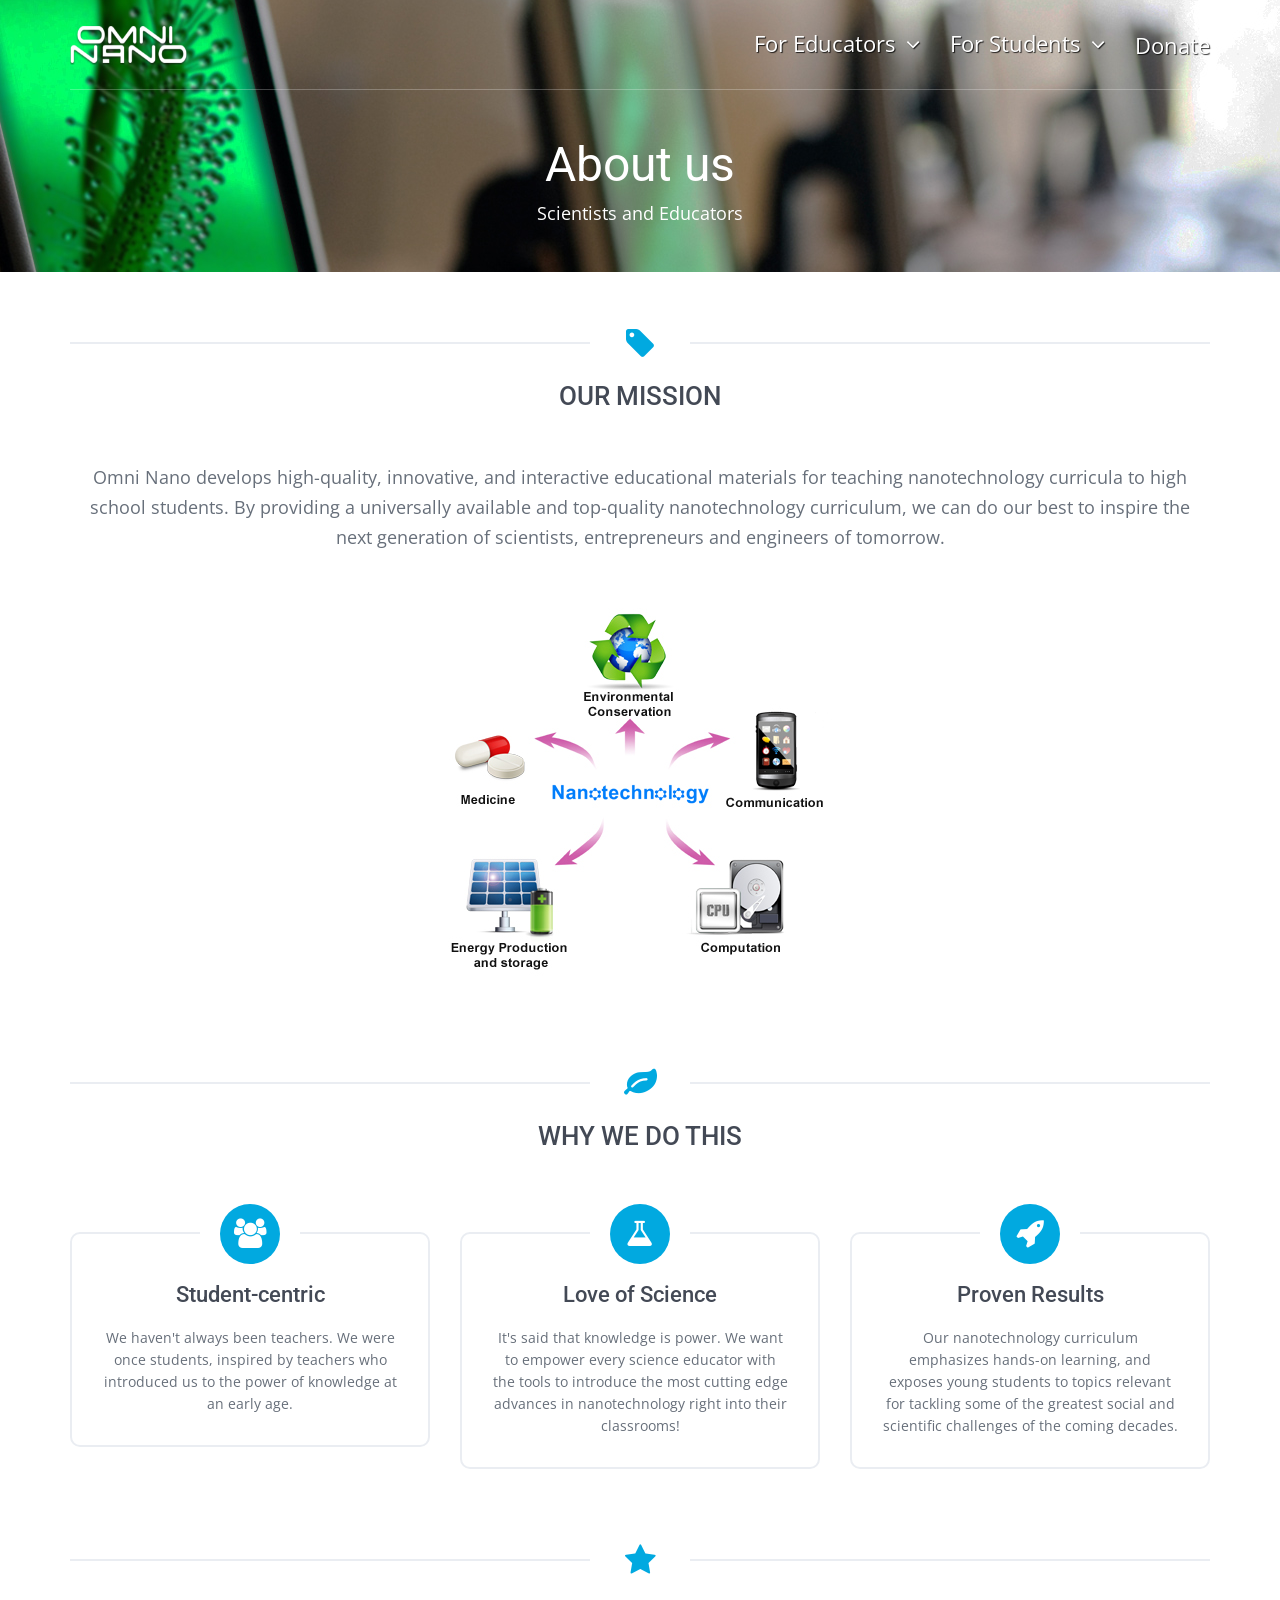
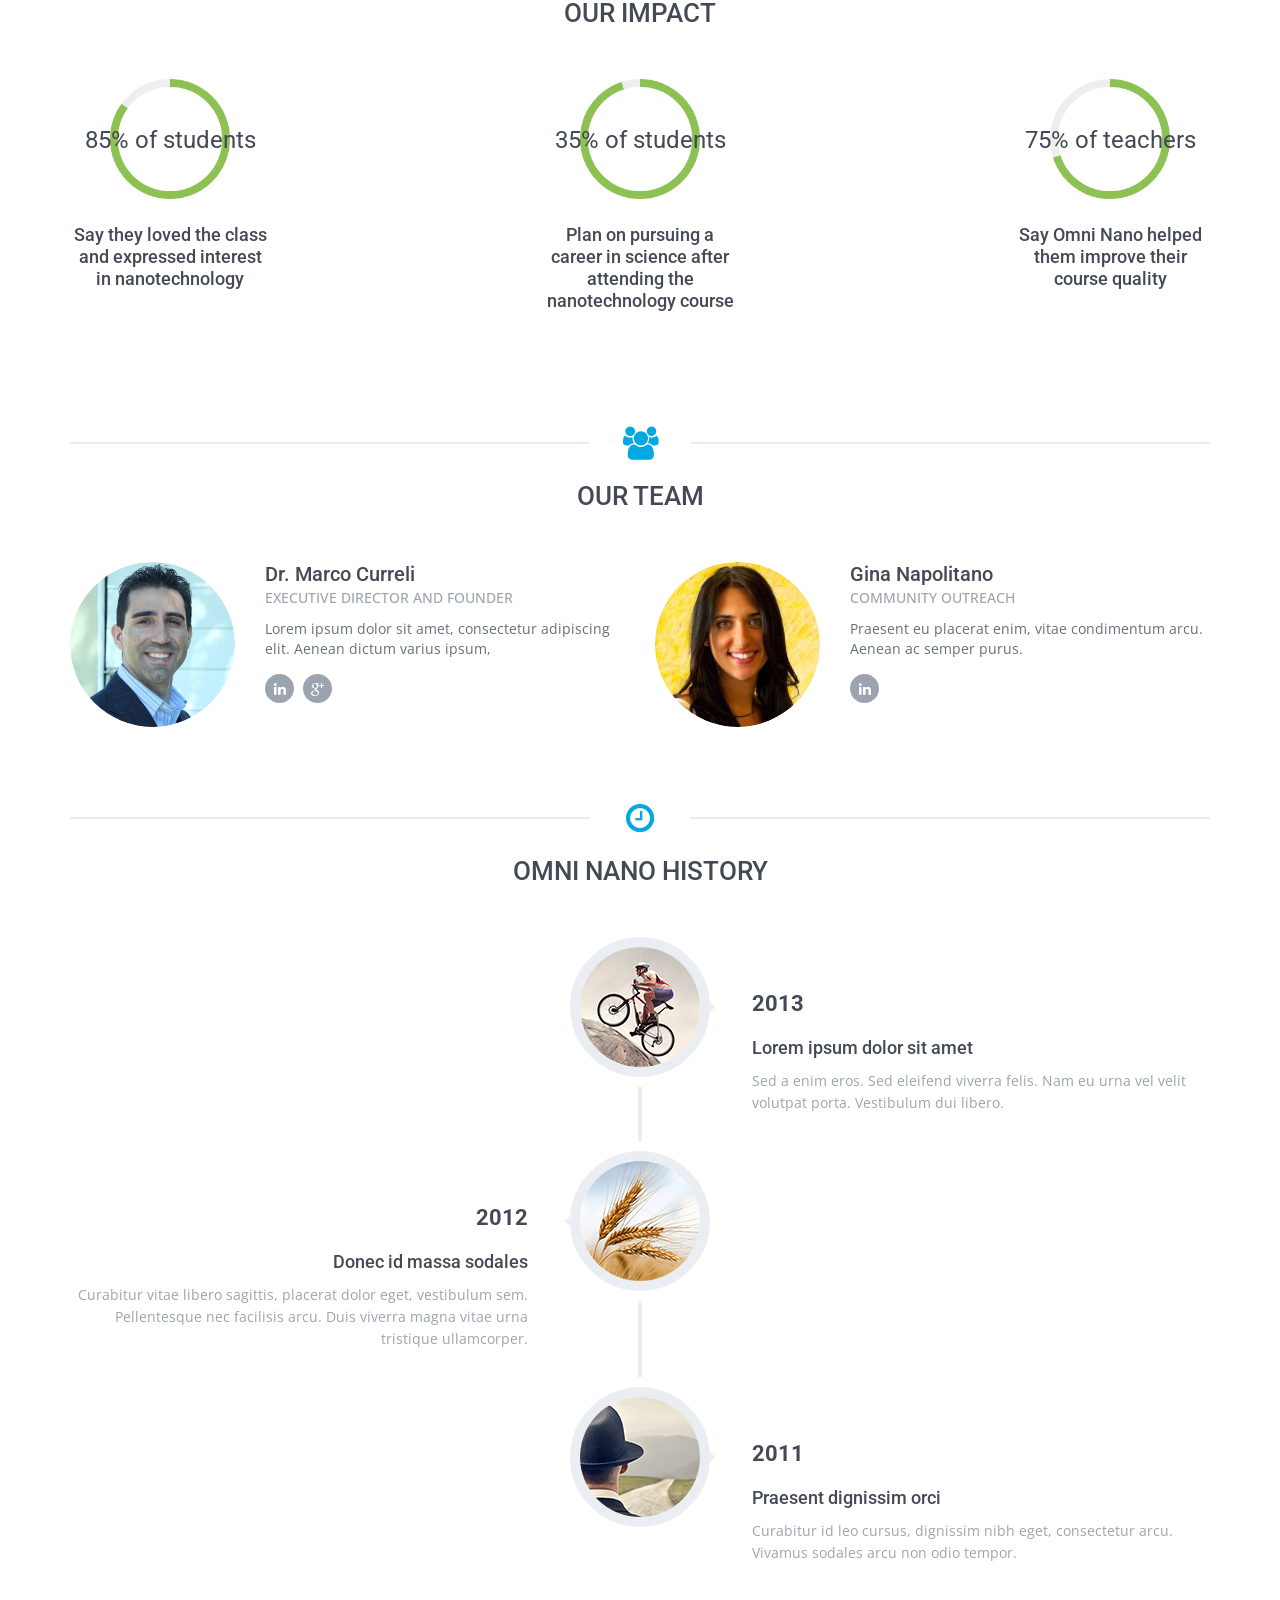
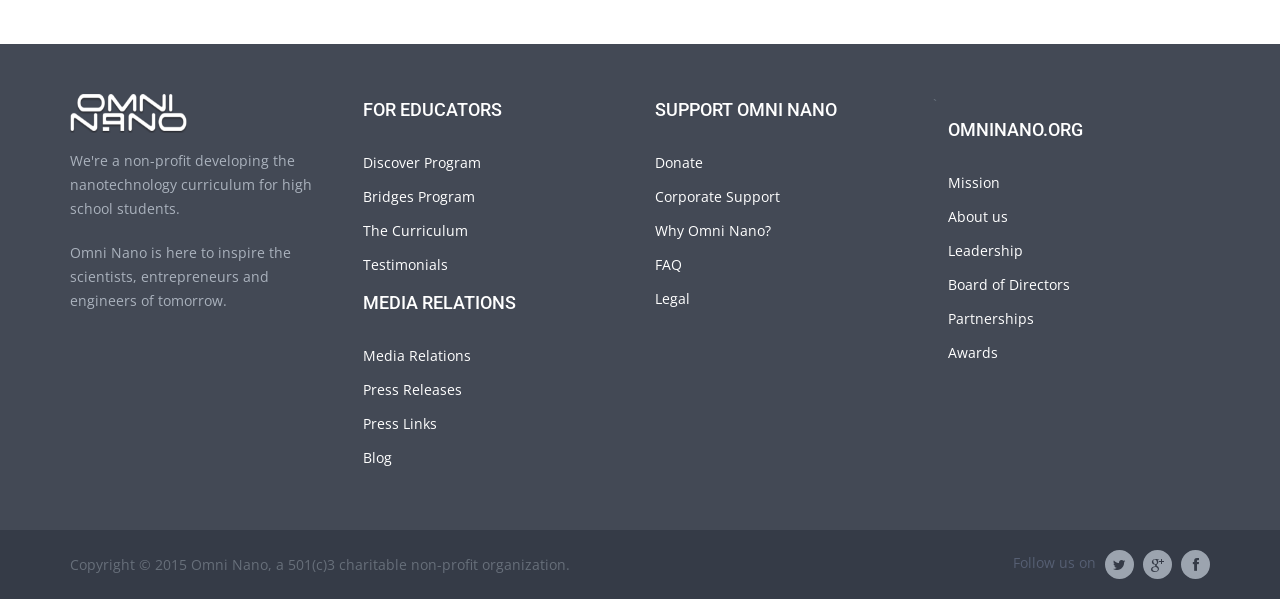
<file: about_us.html>
<!DOCTYPE html>
<!--
  Name: Jednotka - Multipurpose Website HTML Template
  Author: http://themeforest.net/user/BublinaStudio
  Version: 1.6
-->
<!--[if lt IE 9]> <html class="lt-ie9" lang="en"> <![endif]-->
<!--[if !IE] -->
<html lang='en'>
  <!-- <![endif] -->
  <head>
    <title>Omni Nano - The Curriculum to inspire the scientists, entrepreneurs and engineers of tomorrow!</title>
    <meta content='Omni Nano is the nanotechnology curriculum to inspire scientists, entrepreneurs and engineers of tomorrow. ' name='description'>
    <meta content='OmniNano.org' name='author'>
    <meta content='all' name='robots'>
    <meta content='text/html; charset=utf-8' http-equiv='Content-Type'>
    <meta content='width=device-width, initial-scale=1.0' name='viewport'>
    <!--[if IE]> <meta http-equiv='X-UA-Compatible' content='IE=edge,chrome=1'> <![endif]-->
    <link href='assets/images/meta_icons/favicon.ico' rel='shortcut icon' type='image/x-icon'>
    <link href='assets/images/meta_icons/apple-touch-icon.png' rel='apple-touch-icon-precomposed'>
    <!-- / required stylesheets -->
    <link href="assets/stylesheets/bootstrap/bootstrap.min.css" media="all" id="bootstrap" rel="stylesheet" type="text/css" />
    <link href="assets/stylesheets/jednotka_blue.css" media="all" id="colors" rel="stylesheet" type="text/css" />
    <!-- / not required stylesheets -->
    <link href="assets/stylesheets/demo.css" media="all" rel="stylesheet" type="text/css" />
    <!--[if lt IE 9]>
      <script src="assets/javascripts/ie/html5shiv.js" type="text/javascript"></script>
      <script src="assets/javascripts/ie/respond.min.js" type="text/javascript"></script>
    <![endif]-->
  </head>
  <body class=''>
    <div id='wrapper'>
      <header id='header'>
        <div class='container'>
          <nav class='navbar navbar-collapsed-sm navbar-default' id='nav' role='navigation'>
            <div class='navbar-header'>
              <button class='navbar-toggle' data-target='.navbar-header-collapse' data-toggle='collapse' type='button'>
                <span class='sr-only'>Toggle navigation</span>
                <span class='icon-bar'></span>
                <span class='icon-bar'></span>
                <span class='icon-bar'></span>
              </button>
              <a class='navbar-brand' href='index.html'>
                <img alt="Jednotka" width="117" height="39" src="assets/images/omni-logo.png" />
              </a>
            </div>
            <div class='collapse navbar-collapse navbar-header-collapse'>
              <ul class='nav navbar-nav navbar-right'>
                <li class='dropdown'>
                  <a class='dropdown-toggle' data-delay='50' data-hover='dropdown' data-toggle='dropdown' href='educators.html'>
                    <span>
                      For Educators
                      <i class='fa-icon-angle-down'></i>
                    </span>
                  </a>
                  <ul class='dropdown-menu' role='menu'>
                    <li class=''>
                      <a href='educators.html'>Discover Program</a>
                    </li>
                    <li class=''>
                      <a href='educators.html'>Bridges Program</a>
                    </li>
                    <li class=''>
                      <a href='educators.html'>The Curriculum</a>
                    </li>
                    <li>
                      <a href='faq.html'>FAQ</a>
                    </li>
                  </ul>
                </li>
                <li class='dropdown'>
                  <a class='dropdown-toggle' data-delay='50' data-hover='dropdown' data-toggle='dropdown' href='syllabus.html'>
                    <span>
                      For Students
                      <i class='fa-icon-angle-down'></i>
                    </span>
                  </a>
                  <ul class='dropdown-menu' role='menu'>
                    <li class=''>
                      <a href='syllabus.html'>Course Syllabus</a>
                    </li>
                  </ul>
                </li>
                <li class='dropdown'>
                  <a href='donate.html'>
                    <span>
                      Donate
                    </span>
                  </a>
                </li>
              </ul>
            </div>
          </nav>
        </div>
      </header>
      <div id='main' role='main'>
        <div id='main-content-header'>
          <div class='container'>
            <div class='row'>
              <div class='col-sm-12'>
                <h1 class='title'>
                  About us
                  <small>Scientists and Educators</small>
                </h1>
              </div>
            </div>
          </div>
        </div>
        <div id='main-content'>
          <div class='container'>
            <div class='row'>
              <div class='col-sm-12'>
                <div class='page-header page-header-with-icon no-mg-t'>
                  <i class='fa-icon-tag'></i>
                  <h2>
                    Our Mission
                  </h2>
                </div>
                <div class='row'>
                  <div class='col-sm-12'>
                    <p class='lead lead-md text-center'>
                      Omni Nano develops high-quality, innovative, and interactive educational materials for teaching nanotechnology curricula to high school students.  By providing a universally available and top-quality nanotechnology curriculum, we can do our best to inspire the next generation of scientists, entrepreneurs and engineers of tomorrow.
                    </p>
                  </div>
                </div>
                <div class='row portfolio-boxes'>
                  <div class='col-sm-12 portfolio-box'>
                    <img src="assets/images/misc/nanotechnology-applications.jpg">
                  </div>
                </div>

              </div>
            </div>
            <div class='row'>
              <div class='col-sm-12'>
                <div class='page-header page-header-with-icon'>
                  <i class='fa-icon-leaf'></i>
                  <h2>
                    Why we do this
                  </h2>
                </div>
                <div class='row panels'>
                  <div class='col-sm-4 panel-item'>
                    <a class='panel panel-circle-contrast' href='#'>
                      <div class='panel-icon'>
                        <i class='fa-icon-group icon'></i>
                      </div>
                      <div class='panel-body text-center'>
                        <h3 class='panel-title'>Student-centric</h3>
                        <p>We haven't always been teachers.  We were once students, inspired by teachers who introduced us to the power of knowledge at an early age.</p>
                      </div>
                    </a>
                  </div>
                  <div class='col-sm-4 panel-item'>
                    <a class='panel panel-circle-contrast' href='#'>
                      <div class='panel-icon'>
                        <i class='fa-icon-beaker icon'></i>
                      </div>
                      <div class='panel-body text-center'>
                        <h3 class='panel-title'>Love of Science</h3>
                        <p>It's said that knowledge is power.  We want to empower every science educator with the tools to introduce the most cutting edge advances in nanotechnology right into their classrooms! </p>
                      </div>
                    </a>
                  </div>
                  <div class='col-sm-4 panel-item'>
                    <a class='panel panel-circle-contrast' href='#'>
                      <div class='panel-icon'>
                        <i class='fa-icon-rocket icon'></i>
                      </div>
                      <div class='panel-body text-center'>
                        <h3 class='panel-title'>Proven Results</h3>
                        <p>Our nanotechnology curriculum emphasizes hands-on learning, and exposes young students to topics relevant for tackling some of the greatest social and scientific challenges of the coming decades.</p>
                      </div>
                    </a>
                  </div>
                </div>
              </div>
            </div>
            <div class='row'>
              <div class='col-sm-12'>
                <div class='page-header page-header-with-icon'>
                  <i class='fa-icon-star'></i>
                  <h2>
                    Our impact
                  </h2>
                </div>
                <div class='row'>
                  <div class='col-sm-12'>
                    <ul class='circle-stats'>
                      <li>
                        <div class='circle-stat-wrapper'>
                          <input class='hidden' data-fgColor='#8dc153' data-readOnly='true' data-stat='circle' data-thickness='0.13' type='text' value='85'>
                          <p class='percent'>85% of students</p>
                        </div>
                        <h3 class='title'>Say they loved the class and expressed interest in nanotechnology</h3>
                      </li>
                      <li>
                        <div class='circle-stat-wrapper'>
                          <input class='hidden' data-fgColor='#8dc153' data-readOnly='true' data-stat='circle' data-thickness='0.13' type='text' value='95'>
                          <p class='percent'>35% of students</p>
                        </div>
                        <h3 class='title'>Plan on pursuing a career in science after attending the nanotechnology course</h3>
                      </li>
                      <li>
                        <div class='circle-stat-wrapper'>
                          <input class='hidden' data-fgColor='#8dc153' data-readOnly='true' data-stat='circle' data-thickness='0.13' type='text' value='70'>
                          <p class='percent'>75% of teachers</p>
                        </div>
                        <h3 class='title'>Say Omni Nano helped them improve their course quality</h3>
                      </li>
                    </ul>
                  </div>
                </div>
              </div>
            </div>
            <div class='row'>
              <div class='col-sm-12'>
                <div class='page-header page-header-with-icon'>
                  <i class='fa-icon-group'></i>
                  <h2>
                    Our team
                  </h2>
                </div>
                <div class='profile-boxes'>
                  <div class='row'>
                    <div class='col-sm-6 profile-box'>
                      <div class='row'>
                        <div class='col-sm-4'>
                          <a class='image-link' data-lightbox data-lightbox-gallery='team' href='assets/images/misc/marco.jpg' title='David Doe'>
                            <i class='fa-icon-envelope-alt'></i>
                            <img alt="Dr. Marco Curreli" width="165" height="165" src="assets/images/misc/marco.jpg" />
                          </a>
                        </div>
                        <div class='col-sm-8'>
                          <h3 class='name'>Dr. Marco Curreli</h3>
                          <h4 class='position'>Executive Director and Founder</h4>
                          <p>Lorem ipsum dolor sit amet, consectetur adipiscing elit. Aenean dictum varius ipsum,</p>
                          <div class='links'>
                            <a class='btn btn-medium-light btn-sm btn-circle' href='https://www.linkedin.com/pub/marco-curreli/11/2a9/814'>
                              <i class='fa-icon-linkedin'></i>
                            </a>
                            <a class='btn btn-medium-light btn-sm btn-circle' href='https://plus.google.com/109743992733691765450/posts'>
                              <i class='fa-icon-google-plus'></i>
                            </a>
                          </div>
                        </div>
                      </div>
                    </div>
                    <div class='col-sm-6 profile-box'>
                      <div class='row'>
                        <div class='col-sm-4'>
                          <a class='image-link' data-lightbox data-lightbox-gallery='team' href='assets/images/misc/gina.jpg' title='Gina Napolitano'>
                            <i class='fa-icon-heart-empty'></i>
                            <img alt="Gina Napolitano" width="165" height="165" src="assets/images/misc/gina.jpg" />
                          </a>
                        </div>
                        <div class='col-sm-8'>
                          <h3 class='name'>Gina Napolitano</h3>
                          <h4 class='position'>Community Outreach</h4>
                          <p>Praesent eu placerat enim, vitae condimentum arcu. Aenean ac semper purus.</p>
                          <div class='links'>
                            <a class='btn btn-medium-light btn-sm btn-circle' href='https://www.linkedin.com/profile/view?id=124640205&authType=NAME_SEARCH&authToken=icAt&locale=en_US&trk=tyah&trkInfo=clickedVertical%3Amynetwork%2Cidx%3A1-1-1%2CtarId%3A1427905680867%2Ctas%3Agina+'>
                              <i class='fa-icon-linkedin'></i>
                            </a>
                          </div>
                        </div>
                      </div>
                    </div>
                  </div>
                </div>
              </div>
            </div>
            <div class='row'>
              <div class='col-sm-12'>
                <div class='page-header page-header-with-icon'>
                  <i class='fa-icon-time'></i>
                  <h2>
                    Omni Nano history
                  </h2>
                </div>
                <div class='row'>
                  <div class='col-sm-12'>
                    <ol class='timeline'>
                      <li>
                        <div class='image'><img alt="2013" width="120" height="120" src="assets/images/demo/timeline/cyclist.jpg" /></div>
                        <p class='time'>2013</p>
                        <h3 class='title'>Lorem ipsum dolor sit amet</h3>
                        <p>Sed a enim eros. Sed eleifend viverra felis. Nam eu urna vel velit volutpat porta. Vestibulum dui libero.</p>
                      </li>
                      <li>
                        <div class='image'><img alt="2012" width="120" height="120" src="assets/images/demo/timeline/wipe_ears.jpg" /></div>
                        <p class='time'>2012</p>
                        <h3 class='title'>Donec id massa sodales</h3>
                        <p>Curabitur vitae libero sagittis, placerat dolor eget, vestibulum sem. Pellentesque nec facilisis arcu. Duis viverra magna vitae urna tristique ullamcorper.</p>
                      </li>
                      <li>
                        <div class='image'><img alt="2011" width="120" height="120" src="assets/images/demo/timeline/hat.jpg" /></div>
                        <p class='time'>2011</p>
                        <h3 class='title'>Praesent dignissim orci</h3>
                        <p>Curabitur id leo cursus, dignissim nibh eget, consectetur arcu. Vivamus sodales arcu non odio tempor.</p>
                      </li>
                    </ol>
                  </div>
                </div>
              </div>
            </div>
          </div>
        </div>
        <div class='fade' id='scroll-to-top'>
          <i class='fa-icon-chevron-up'></i>
        </div>
      </div>
      <footer id='footer'>
        <div id='footer-main'>
          <div class='container'>
            <div class='row'>
              <div class='col-md-3 col-sm-6 info-box'>
                <div class='logo-container'>
                  <img alt="Jednotka" width="117" height="39" src="assets/images/omni-logo.png" />
                </div>
                <p class='no-mg-b'>We're a non-profit developing the nanotechnology curriculum for high school students.</p>
                <br />
                <p>Omni Nano is here to inspire the scientists, entrepreneurs and engineers of tomorrow.</p>
              </div>
              <div class='col-md-3 col-sm-6 info-box'>
                <h2 class='title'>For Educators</h2>
                <div>
                  <p><a href="">Discover Program</a></p>
                  <p><a href="">Bridges Program</a></p>
                  <p><a href="">The Curriculum</a></p>
                  <p><a href="#">Testimonials</a></p>                  
                </div>
                <h2 class='title'>Media Relations</h2>
                <div>
                  <p><a href="">Media Relations</a></p>
                  <p><a href="">Press Releases</a></p>
                  <p><a href="">Press Links</a></p>
                  <p><a href="#">Blog</a></p>                  
                </div>
              </div>
`              <div class='col-md-3 col-sm-6 info-box social-box'>
                <h2 class='title'>Support Omni Nano</h2>
                <p><a href="">Donate</a></p>
                <p><a href="">Corporate Support</a></p>
                <p><a href="">Why Omni Nano?</a></p>
                <p><a href="">FAQ</a></p>
                <p><a href="">Legal</a></p>
              </div>
              <div class='col-md-3 col-sm-6 info-box'>
                <div>
                  <h2 class='title'>OmniNano.org</h2>
                  <p><a href="">Mission</a></p>
                  <p><a href="">About us</a></p>
                  <p><a href="">Leadership</a></p>
                  <p><a href="">Board of Directors</a></p>
                  <p><a href="partnerships.html">Partnerships</a></p>
                  <p><a href="awards.html">Awards</a></p> 
                </div>
              </div>
            </div>
          </div>
        </div>
        <div id='footer-copyright'>
          <div class='container'>
            <div class='row'>
              <div class='col-lg-12 clearfix'>
                <p class='copyright'>
                  Copyright
                  &copy;
                  2015 Omni Nano, a 501(c)3 charitable non-profit organization.  
                </p>
                <div class='links'>
                  Follow us on 
                  <a class='btn btn-circle btn-medium-light btn-sm' href='http://www.twitter.com/omninano'>
                    <i class='fa-icon-twitter text-dark'></i>
                  </a>
                  <a class='btn btn-circle btn-medium-light btn-sm' href='https://plus.google.com/+OmniNano'>
                    <i class='fa-icon-google-plus text-dark'></i>
                  </a>
                  <a class='btn btn-circle btn-medium-light btn-sm' href='http://www.facebook.com/omninano'>
                    <i class='fa-icon-facebook text-dark'></i>
                  </a>
                </div>
              </div>
            </div>
          </div>
        </div>
      </footer>
    </div>
    <!-- / required javascripts -->
    <script src="assets/javascripts/jquery/jquery.min.js" type="text/javascript"></script>
    <script src="assets/javascripts/jquery/jquery.mobile.custom.min.js" type="text/javascript"></script>
    <script src="assets/javascripts/bootstrap/bootstrap.min.js" type="text/javascript"></script>
    <script src="assets/javascripts/plugins/modernizr/modernizr.custom.min.js" type="text/javascript"></script>
    <script src="assets/javascripts/plugins/hover_dropdown/twitter-bootstrap-hover-dropdown.min.js" type="text/javascript"></script>
    <script src="assets/javascripts/plugins/retina/retina.min.js" type="text/javascript"></script>
    <script src="assets/javascripts/plugins/knob/jquery.knob.js" type="text/javascript"></script>
    <script src="assets/javascripts/plugins/isotope/jquery.isotope.min.js" type="text/javascript"></script>
    <script src="assets/javascripts/plugins/isotope/jquery.isotope.sloppy-masonry.min.js" type="text/javascript"></script>
    <script src="assets/javascripts/plugins/validate/jquery.validate.min.js" type="text/javascript"></script>
    <script src="assets/javascripts/plugins/flexslider/jquery.flexslider.min.js" type="text/javascript"></script>
    <script src="assets/javascripts/plugins/countdown/countdown.js" type="text/javascript"></script>
    <script src="assets/javascripts/plugins/nivo_lightbox/nivo-lightbox.min.js" type="text/javascript"></script>
    <script src="assets/javascripts/plugins/cycle/jquery.cycle.all.min.js" type="text/javascript"></script>
    <script src="assets/javascripts/jednotka.js" type="text/javascript"></script>
    
    <!-- / not required javascripts -->
    <script src="assets/javascripts/demo.js" type="text/javascript"></script>
  </body>
</html>
</file>
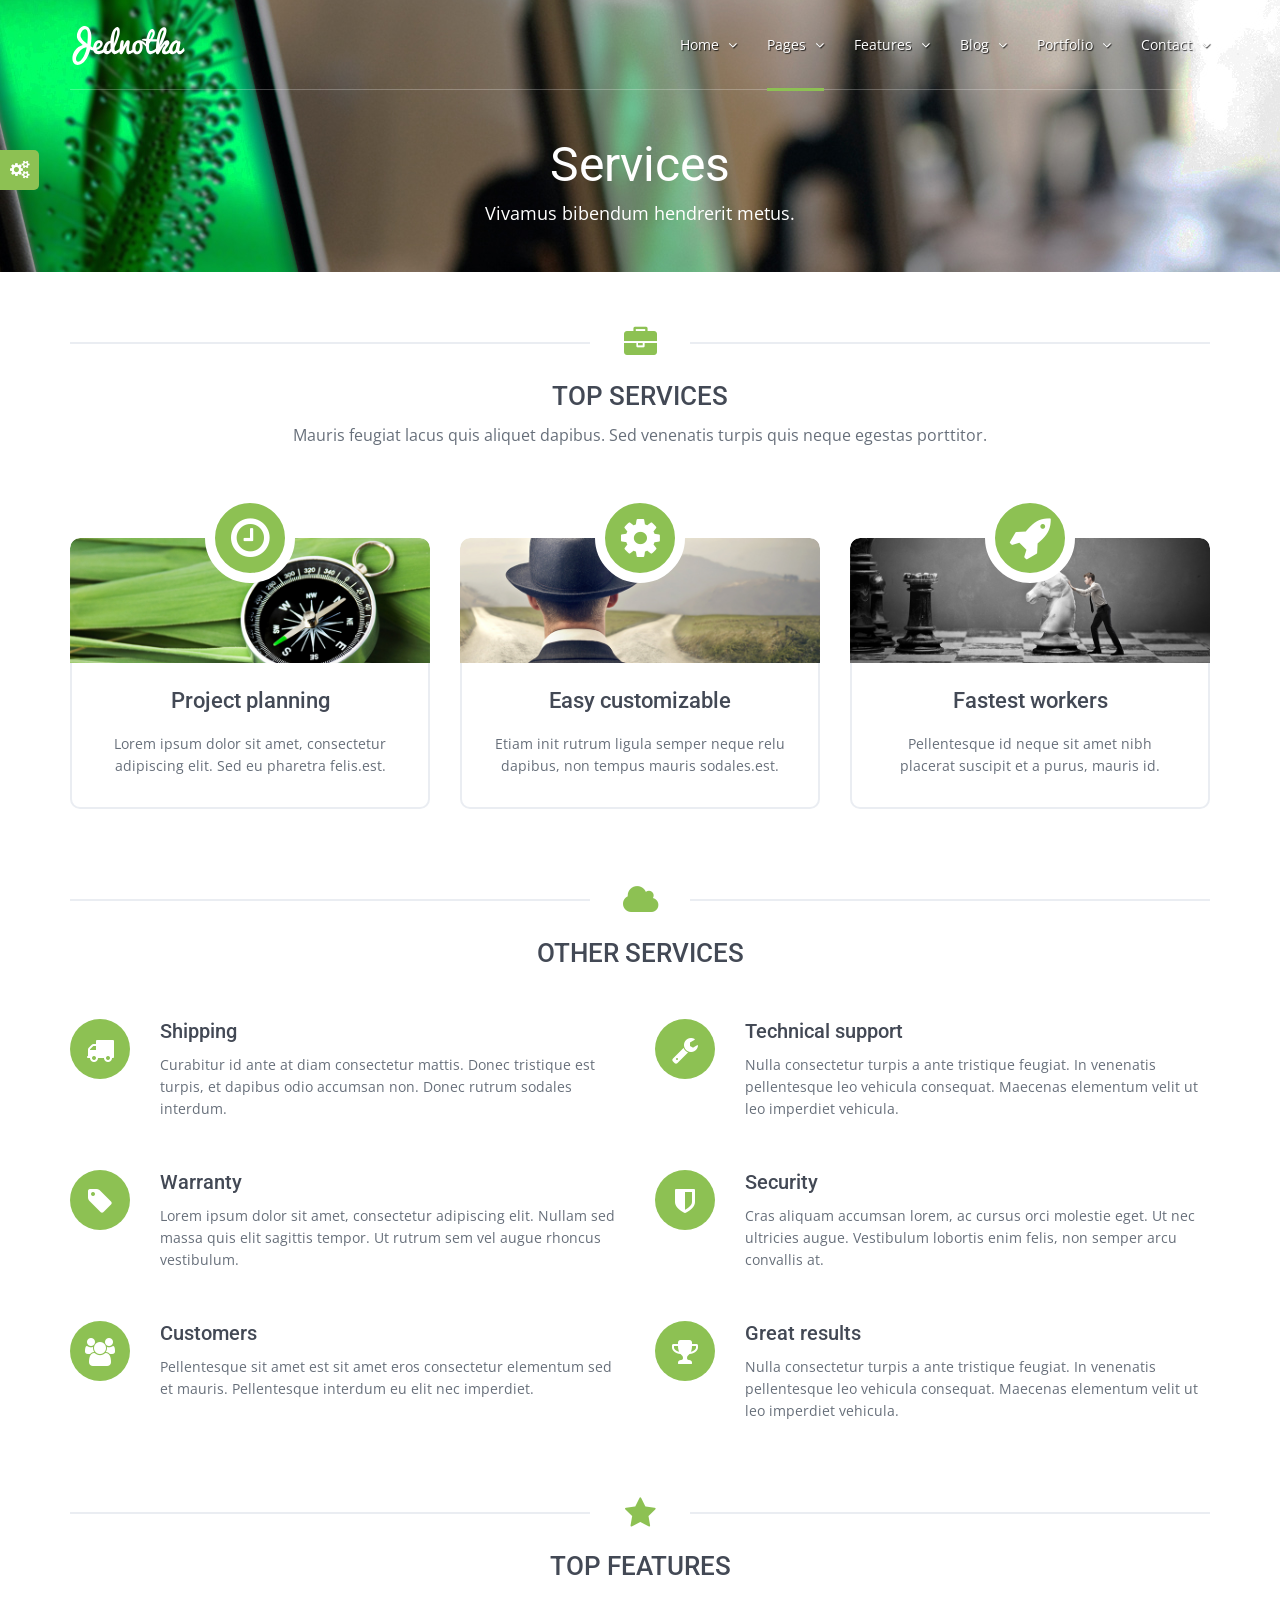
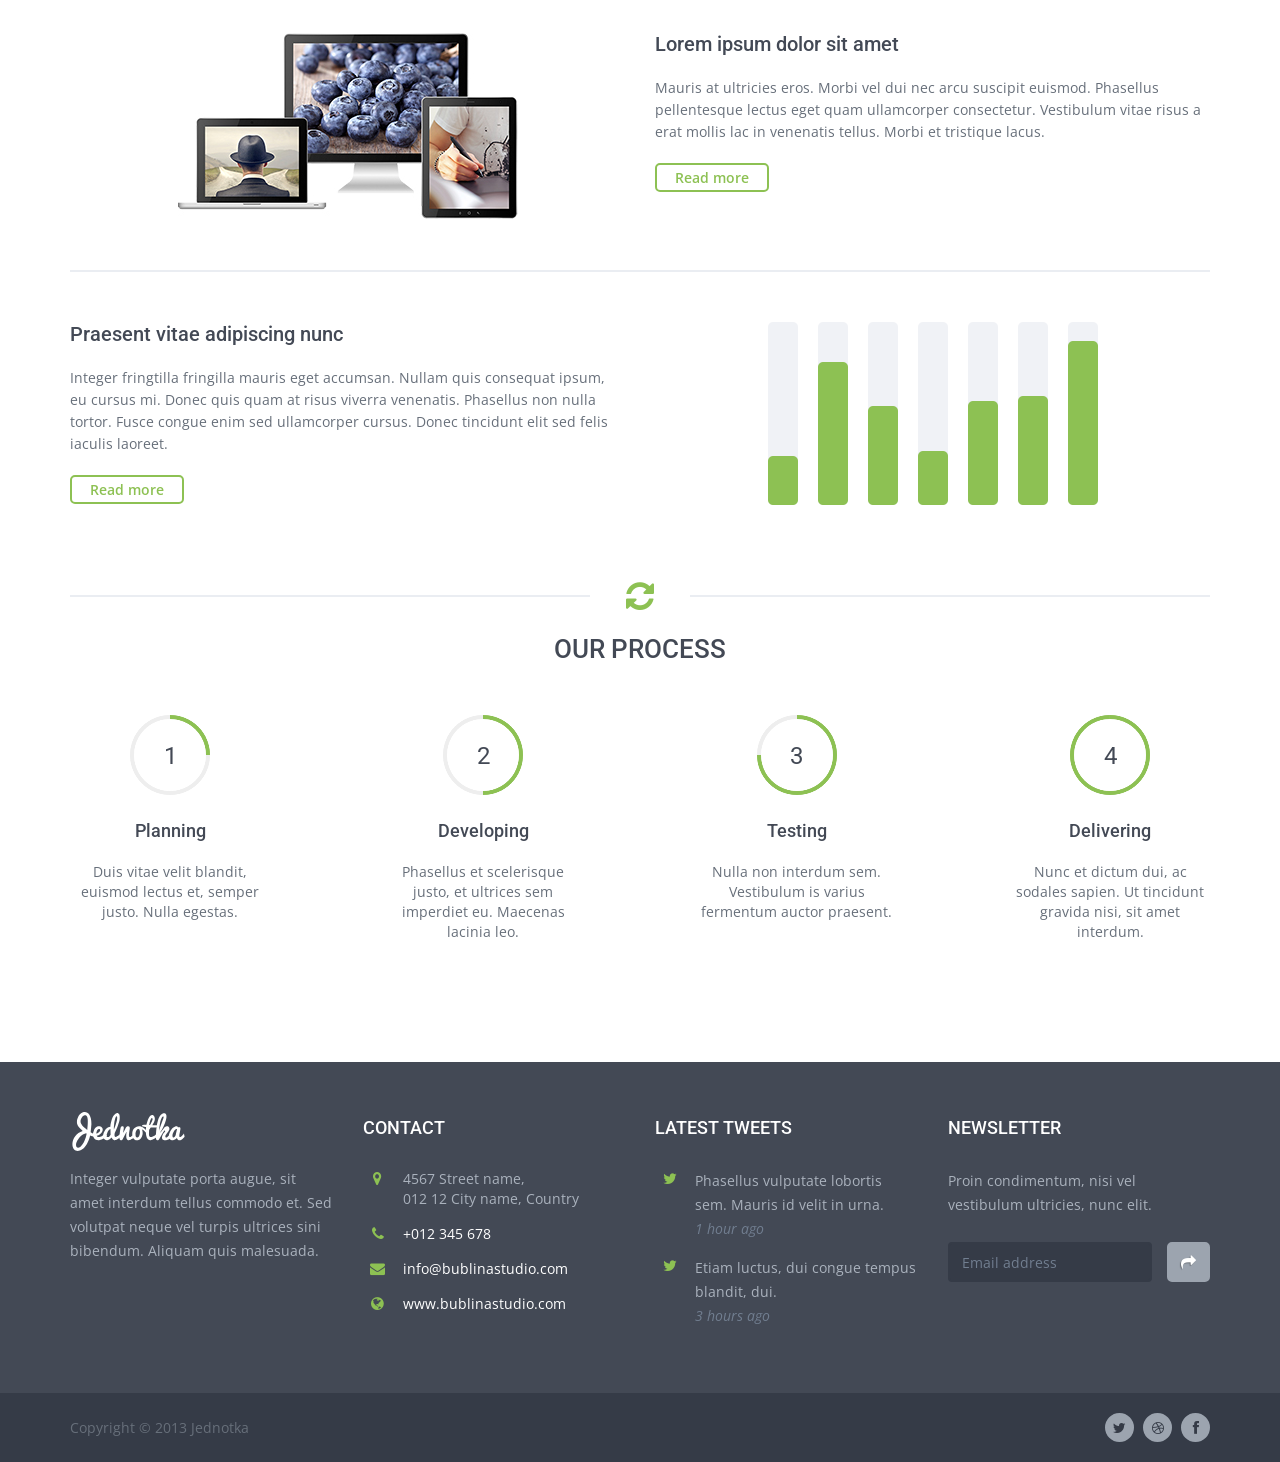
<file: awards.html>
<!DOCTYPE html>
<!--
  Name: Jednotka - Multipurpose Website HTML Template
  Author: http://themeforest.net/user/BublinaStudio
  Version: 1.6
-->
<!--[if lt IE 9]> <html class="lt-ie9" lang="en"> <![endif]-->
<!--[if !IE] -->
<html lang='en'>
  <!-- <![endif] -->
  <head>
    <title>Services | Jednotka - Multipurpose Template</title>
    <meta content='blog, business, clean, multipurpose template, twitter bootstrap 3, responsive' name='keywords'>
    <meta content='Jednotka is multipurpose Twitter Bootstrap 3 template which is suitable for any type of business or online project. ' name='description'>
    <meta content='BublinaStudio.com' name='author'>
    <meta content='all' name='robots'>
    <meta content='text/html; charset=utf-8' http-equiv='Content-Type'>
    <meta content='width=device-width, initial-scale=1.0' name='viewport'>
    <!--[if IE]> <meta http-equiv='X-UA-Compatible' content='IE=edge,chrome=1'> <![endif]-->
    <link href='assets/images/meta_icons/favicon.ico' rel='shortcut icon' type='image/x-icon'>
    <link href='assets/images/meta_icons/apple-touch-icon.png' rel='apple-touch-icon-precomposed'>
    <!-- / required stylesheets -->
    <link href="assets/stylesheets/bootstrap/bootstrap.min.css" media="all" id="bootstrap" rel="stylesheet" type="text/css" />
    <link href="assets/stylesheets/jednotka_green.css" media="all" id="colors" rel="stylesheet" type="text/css" />
    <!-- / not required stylesheets -->
    <link href="assets/stylesheets/demo.css" media="all" rel="stylesheet" type="text/css" />
    <?php include_once("analyticstracking.php") ?>
    <!--[if lt IE 9]>
      <script src="assets/javascripts/ie/html5shiv.js" type="text/javascript"></script>
      <script src="assets/javascripts/ie/respond.min.js" type="text/javascript"></script>
    <![endif]-->
  </head>
  <body class=''>
    <div id='wrapper'>
      <header id='header'>
        <div class='container'>
          <nav class='navbar navbar-collapsed-sm navbar-default' id='nav' role='navigation'>
            <div class='navbar-header'>
              <button class='navbar-toggle' data-target='.navbar-header-collapse' data-toggle='collapse' type='button'>
                <span class='sr-only'>Toggle navigation</span>
                <span class='icon-bar'></span>
                <span class='icon-bar'></span>
                <span class='icon-bar'></span>
              </button>
              <a class='navbar-brand' href='index.html'>
                <img alt="Jednotka" width="117" height="39" src="assets/images/logo.svg" />
              </a>
            </div>
            <div class='collapse navbar-collapse navbar-header-collapse'>
              <ul class='nav navbar-nav navbar-right'>
                <li class='dropdown'>
                  <a class='dropdown-toggle' data-delay='50' data-hover='dropdown' data-toggle='dropdown' href='#'>
                    <span>
                      Home
                      <i class='fa-icon-angle-down'></i>
                    </span>
                  </a>
                  <ul class='dropdown-menu' role='menu'>
                    <li class=' dropdown-submenu'>
                      <a href='index.html'>Home</a>
                    </li>
                    <li class=''>
                      <a href='index2.html'>Home 2</a>
                    </li>
                    <li class=''>
                      <a href='index3.html'>Home 3</a>
                    </li>
                    <li class=''>
                      <a href='boxed.html'>Boxed layout</a>
                    </li>
                  </ul>
                </li>
                <li class='active dropdown'>
                  <a class='dropdown-toggle' data-delay='50' data-hover='dropdown' data-toggle='dropdown' href='#'>
                    <span>
                      Pages
                      <i class='fa-icon-angle-down'></i>
                    </span>
                  </a>
                  <ul class='dropdown-menu' role='menu'>
                    <li class=''>
                      <a href='about_us.html'>About us</a>
                    </li>
                    <li class='active'>
                      <a href='services.html'>Services</a>
                    </li>
                    <li class=''>
                      <a href='faq.html'>FAQ</a>
                    </li>
                    <li>
                      <a href='404.html'>404 Error</a>
                    </li>
                    <li>
                      <a href='500.html'>500 Error</a>
                    </li>
                    <li>
                      <a href='coming_soon.html'>Coming soon</a>
                    </li>
                    <li>
                      <a href='under_construction.html'>Under construction</a>
                    </li>
                  </ul>
                </li>
                <li class='dropdown'>
                  <a class='dropdown-toggle' data-delay='50' data-hover='dropdown' data-toggle='dropdown' href='#'>
                    <span>
                      Features
                      <i class='fa-icon-angle-down'></i>
                    </span>
                  </a>
                  <ul class='dropdown-menu' role='menu'>
                    <li class=''>
                      <a href='animations.html'>Animations</a>
                    </li>
                    <li class=''>
                      <a href='elements.html'>Elements</a>
                    </li>
                    <li class=''>
                      <a href='icons.html'>Icons</a>
                    </li>
                    <li class=''>
                      <a href='forms.html'>Forms</a>
                    </li>
                    <li class=''>
                      <a href='tables.html'>Tables</a>
                    </li>
                    <li class=''>
                      <a href='typography.html'>Typography</a>
                    </li>
                    <li class=''>
                      <a href='pricing_tables.html'>Pricing tables</a>
                    </li>
                    <li class='dropdown-submenu'>
                      <a href='index.html'>
                        Submenu
                        <i class='fa-icon-angle-right'></i>
                      </a>
                      <ul class='dropdown-menu' role='menu'>
                        <li>
                          <a href='index.html'>Submenu item</a>
                        </li>
                        <li>
                          <a href='index.html'>Submenu item</a>
                        </li>
                        <li>
                          <a href='index.html'>Submenu item</a>
                        </li>
                      </ul>
                    </li>
                  </ul>
                </li>
                <li class='dropdown'>
                  <a class='dropdown-toggle' data-delay='50' data-hover='dropdown' data-toggle='dropdown' href='#'>
                    <span>
                      Blog
                      <i class='fa-icon-angle-down'></i>
                    </span>
                  </a>
                  <ul class='dropdown-menu' role='menu'>
                    <li class=''>
                      <a href='blog_small.html'>Small image</a>
                    </li>
                    <li class=''>
                      <a href='blog_large.html'>Large image</a>
                    </li>
                    <li class=''>
                      <a href='blog_single_post.html'>Single post</a>
                    </li>
                  </ul>
                </li>
                <li class='dropdown'>
                  <a class='dropdown-toggle' data-delay='50' data-hover='dropdown' data-toggle='dropdown' href='#'>
                    <span>
                      Portfolio
                      <i class='fa-icon-angle-down'></i>
                    </span>
                  </a>
                  <ul class='dropdown-menu' role='menu'>
                    <li class=''>
                      <a href='portfolio.html'>2 columns</a>
                    </li>
                    <li class=''>
                      <a href='portfolio_three_cols.html'>3 columns</a>
                    </li>
                    <li class=''>
                      <a href='portfolio_four_cols.html'>4 columns</a>
                    </li>
                    <li class=''>
                      <a href='portfolio_detail.html'>Project detail</a>
                    </li>
                  </ul>
                </li>
                <li class='dropdown'>
                  <a class='dropdown-toggle' data-delay='50' data-hover='dropdown' data-toggle='dropdown' href='#'>
                    <span>
                      Contact
                      <i class='fa-icon-angle-down'></i>
                    </span>
                  </a>
                  <ul class='dropdown-menu' role='menu'>
                    <li class=''>
                      <a href='contact.html'>Contact</a>
                    </li>
                    <li class=''>
                      <a href='contact2.html'>Contact 2</a>
                    </li>
                    <li class=''>
                      <a href='contact3.html'>Contact 3</a>
                    </li>
                  </ul>
                </li>
              </ul>
            </div>
          </nav>
        </div>
      </header>
      <div id='main' role='main'>
        <div id='main-content-header'>
          <div class='container'>
            <div class='row'>
              <div class='col-sm-12'>
                <h1 class='title'>
                  Services
                  <small>Vivamus bibendum hendrerit metus.</small>
                </h1>
              </div>
            </div>
          </div>
        </div>
        <div id='main-content'>
          <div class='container'>
            <div class='row'>
              <div class='col-sm-12'>
                <div class='page-header page-header-with-icon no-mg-t'>
                  <i class='fa-icon-briefcase'></i>
                  <h2>
                    Top services
                    <small>Mauris feugiat lacus quis aliquet dapibus. Sed venenatis turpis quis neque egestas porttitor.</small>
                  </h2>
                </div>
                <div class='panels-wrapper'>
                  <div class='row panels'>
                    <div class='col-sm-4 panel-item'>
                      <a class='panel panel-image' href='#'>
                        <div class='panel-icon'>
                          <i class='fa-icon-time icon'></i>
                        </div>
                        <div class='panel-heading'><img class="img-responsive-sm" alt="Project planning" width="768" height="300" src="assets/images/demo/panels/panel_bg_compass.jpg" /></div>
                        <div class='panel-body'>
                          <h3 class='panel-title'>Project planning</h3>
                          <p>Lorem ipsum dolor sit amet, consectetur adipiscing elit. Sed eu pharetra felis.est.</p>
                        </div>
                      </a>
                    </div>
                    <div class='col-sm-4 panel-item'>
                      <a class='panel panel-image' href='#'>
                        <div class='panel-icon'>
                          <i class='fa-icon-cog icon'></i>
                        </div>
                        <div class='panel-heading'><img class="img-responsive-sm" alt="Easy customizable" width="768" height="300" src="assets/images/demo/panels/panel_bg_hat.jpg" /></div>
                        <div class='panel-body'>
                          <h3 class='panel-title'>Easy customizable</h3>
                          <p>Etiam init rutrum ligula semper neque relu dapibus, non tempus mauris sodales.est.</p>
                        </div>
                      </a>
                    </div>
                    <div class='col-sm-4 panel-item'>
                      <a class='panel panel-image' href='#'>
                        <div class='panel-icon'>
                          <i class='fa-icon-rocket icon'></i>
                        </div>
                        <div class='panel-heading'><img class="img-responsive-sm" alt="Fastest workers" width="768" height="300" src="assets/images/demo/panels/panel_bg_chess.jpg" /></div>
                        <div class='panel-body'>
                          <h3 class='panel-title'>Fastest workers</h3>
                          <p>Pellentesque id neque sit amet nibh placerat suscipit et a purus, mauris id.</p>
                        </div>
                      </a>
                    </div>
                  </div>
                </div>
              </div>
            </div>
            <div class='row'>
              <div class='col-sm-12'>
                <div class='page-header page-header-with-icon'>
                  <i class='fa-icon-cloud'></i>
                  <h2>
                    Other services
                  </h2>
                </div>
                <div class='icon-boxes icon-boxes-lg'>
                  <div class='row'>
                    <div class='col-sm-6 icon-box'>
                      <div class='icon icon-wrap icon-circle icon-lg contrast-bg'>
                        <i class='fa-icon-truck text-white'></i>
                      </div>
                      <div class='content'>
                        <h3 class='title'>Shipping</h3>
                        <p>Curabitur id ante at diam consectetur mattis. Donec tristique est turpis, et dapibus odio accumsan non. Donec rutrum sodales interdum.</p>
                      </div>
                    </div>
                    <div class='col-sm-6 icon-box'>
                      <div class='icon icon-wrap icon-circle icon-lg contrast-bg'>
                        <i class='fa-icon-wrench text-white'></i>
                      </div>
                      <div class='content'>
                        <h3 class='title'>Technical support</h3>
                        <p>Nulla consectetur turpis a ante tristique feugiat. In venenatis pellentesque leo vehicula consequat. Maecenas elementum velit ut leo imperdiet vehicula.</p>
                      </div>
                    </div>
                  </div>
                  <div class='row'>
                    <div class='col-sm-6 icon-box'>
                      <div class='icon icon-wrap icon-circle icon-lg contrast-bg'>
                        <i class='fa-icon-tag text-white'></i>
                      </div>
                      <div class='content'>
                        <h3 class='title'>Warranty</h3>
                        <p>Lorem ipsum dolor sit amet, consectetur adipiscing elit. Nullam sed massa quis elit sagittis tempor. Ut rutrum sem vel augue rhoncus vestibulum.</p>
                      </div>
                    </div>
                    <div class='col-sm-6 icon-box'>
                      <div class='icon icon-wrap icon-circle icon-lg contrast-bg'>
                        <i class='fa-icon-shield text-white'></i>
                      </div>
                      <div class='content'>
                        <h3 class='title'>Security</h3>
                        <p>Cras aliquam accumsan lorem, ac cursus orci molestie eget. Ut nec ultricies augue. Vestibulum lobortis enim felis, non semper arcu convallis at.</p>
                      </div>
                    </div>
                  </div>
                  <div class='row'>
                    <div class='col-sm-6 icon-box'>
                      <div class='icon icon-wrap icon-circle icon-lg contrast-bg'>
                        <i class='fa-icon-group text-white'></i>
                      </div>
                      <div class='content'>
                        <h3 class='title'>Customers</h3>
                        <p>Pellentesque sit amet est sit amet eros consectetur elementum sed et mauris. Pellentesque interdum eu elit nec imperdiet.</p>
                      </div>
                    </div>
                    <div class='col-sm-6 icon-box'>
                      <div class='icon icon-wrap icon-circle icon-lg contrast-bg'>
                        <i class='fa-icon-trophy text-white'></i>
                      </div>
                      <div class='content'>
                        <h3 class='title'>Great results</h3>
                        <p>Nulla consectetur turpis a ante tristique feugiat. In venenatis pellentesque leo vehicula consequat. Maecenas elementum velit ut leo imperdiet vehicula.</p>
                      </div>
                    </div>
                  </div>
                </div>
              </div>
            </div>
            <div class='row'>
              <div class='col-sm-12'>
                <div class='page-header page-header-with-icon'>
                  <i class='fa-icon-star'></i>
                  <h2>Top features</h2>
                </div>
                <div class='text-boxes'>
                  <div class='row text-box'>
                    <div class='col-sm-6'><img class="img-responsive center-block" alt="Lorem ipsum dolor sit amet" width="340" height="188" src="assets/images/demo/common/devices.jpg" /></div>
                    <div class='col-sm-6'>
                      <h3 class='title'><a href="#">Lorem ipsum dolor sit amet</a></h3>
                      <p>Mauris at ultricies eros. Morbi vel dui nec arcu suscipit euismod. Phasellus pellentesque lectus eget quam ullamcorper consectetur. Vestibulum vitae risus a erat mollis lac in venenatis tellus. Morbi et tristique lacus.</p>
                      <a class='btn btn-contrast btn-bordered btn-sm' href='#'>Read more</a>
                    </div>
                  </div>
                  <hr>
                  <div class='row text-box'>
                    <div class='col-sm-6 col-sm-push-6'><img class="img-responsive center-block" alt="Praesent vitae adipiscing nunc" width="330" height="183" src="assets/images/demo/common/chart.png" /></div>
                    <div class='col-sm-6 col-sm-pull-6'>
                      <h3 class='title'><a href="#">Praesent vitae adipiscing nunc</a></h3>
                      <p>Integer fringtilla fringilla mauris eget accumsan. Nullam quis consequat ipsum, eu cursus mi. Donec quis quam at risus viverra venenatis. Phasellus non nulla tortor. Fusce congue enim sed ullamcorper cursus. Donec tincidunt elit sed felis iaculis laoreet.</p>
                      <a class='btn btn-contrast btn-bordered btn-sm' href='#'>Read more</a>
                    </div>
                  </div>
                </div>
              </div>
            </div>
            <div class='row'>
              <div class='col-sm-12'>
                <div class='page-header page-header-with-icon'>
                  <i class='fa-icon-refresh'></i>
                  <h2>
                    Our process
                  </h2>
                </div>
                <div class='row'>
                  <div class='col-sm-12'>
                    <ul class='circle-stats'>
                      <li class='circle-stat-small'>
                        <div class='circle-stat-wrapper'>
                          <input class='hidden' data-fgColor='#8dc153' data-readOnly='true' data-stat='circle' data-thickness='0.1' type='text' value='25'>
                          <p class='percent'>1</p>
                        </div>
                        <h3 class='title'>Planning</h3>
                        <p class='description'>Duis vitae velit blandit, euismod lectus et, semper justo. Nulla egestas.</p>
                      </li>
                      <li class='circle-stat-small'>
                        <div class='circle-stat-wrapper'>
                          <input class='hidden' data-fgColor='#8dc153' data-readOnly='true' data-stat='circle' data-thickness='0.1' type='text' value='50'>
                          <p class='percent'>2</p>
                        </div>
                        <h3 class='title'>Developing</h3>
                        <p class='description'>Phasellus et scelerisque justo, et ultrices sem imperdiet eu. Maecenas lacinia leo.</p>
                      </li>
                      <li class='circle-stat-small'>
                        <div class='circle-stat-wrapper'>
                          <input class='hidden' data-fgColor='#8dc153' data-readOnly='true' data-stat='circle' data-thickness='0.1' type='text' value='75'>
                          <p class='percent'>3</p>
                        </div>
                        <h3 class='title'>Testing</h3>
                        <p class='description'>Nulla non interdum sem. Vestibulum is varius fermentum auctor praesent.</p>
                      </li>
                      <li class='circle-stat-small'>
                        <div class='circle-stat-wrapper'>
                          <input class='hidden' data-fgColor='#8dc153' data-readOnly='true' data-stat='circle' data-thickness='0.1' type='text' value='100'>
                          <p class='percent'>4</p>
                        </div>
                        <h3 class='title'>Delivering</h3>
                        <p class='description'>Nunc et dictum dui, ac sodales sapien. Ut tincidunt gravida nisi, sit amet interdum.</p>
                      </li>
                    </ul>
                  </div>
                </div>
              </div>
            </div>
          </div>
        </div>
        <div class='fade' id='scroll-to-top'>
          <i class='fa-icon-chevron-up'></i>
        </div>
      </div>
      <footer id='footer'>
        <div id='footer-main'>
          <div class='container'>
            <div class='row'>
              <div class='col-md-3 col-sm-6 info-box'>
                <div class='logo-container'>
                  <img alt="Jednotka" width="117" height="39" src="assets/images/logo.svg" />
                </div>
                <p class='no-mg-b'>Integer vulputate porta augue, sit amet interdum tellus commodo et. Sed volutpat neque vel turpis ultrices sini bibendum. Aliquam quis malesuada.</p>
              </div>
              <div class='col-md-3 col-sm-6 info-box'>
                <h2 class='title'>Contact</h2>
                <div class='icon-boxes'>
                  <div class='icon-box'>
                    <div class='icon icon-wrap'>
                      <i class='fa-icon-map-marker'></i>
                    </div>
                    <div class='content'>
                      4567 Street name,
                      <br>
                      012 12 City name, Country
                    </div>
                  </div>
                  <div class='icon-box'>
                    <div class='icon icon-wrap'>
                      <i class='fa-icon-phone'></i>
                    </div>
                    <div class='content'>
                      <a href='tel:+012345678'>+012 345 678</a>
                    </div>
                  </div>
                  <div class='icon-box'>
                    <div class='icon icon-wrap'>
                      <i class='fa-icon-envelope'></i>
                    </div>
                    <div class='content'><a href="mailto:info@bublinastudio.com">info@bublinastudio.com</a></div>
                  </div>
                  <div class='icon-box'>
                    <div class='icon icon-wrap'>
                      <i class='fa-icon-globe'></i>
                    </div>
                    <div class='content'><a href="#">www.bublinastudio.com</a></div>
                  </div>
                </div>
              </div>
              <div class='col-md-3 col-sm-6 info-box social-box'>
                <h2 class='title'>Latest tweets</h2>
                <div class='icon-boxes'>
                  <div class='icon-box'>
                    <div class='icon icon-wrap'>
                      <i class='fa-icon-twitter text-contrast'></i>
                    </div>
                    <div class='content'>
                      <p>
                        Phasellus vulputate lobortis sem. Mauris id velit in urna.
                        <br>
                        <a class='time' href='#'>
                          <i>1 hour ago</i>
                        </a>
                      </p>
                    </div>
                  </div>
                  <div class='icon-box'>
                    <div class='icon icon-wrap'>
                      <i class='fa-icon-twitter text-contrast'></i>
                    </div>
                    <div class='content'>
                      <p>
                        Etiam luctus, dui congue tempus blandit, dui.
                        <br>
                        <a class='time' href='#'>
                          <i>3 hours ago</i>
                        </a>
                      </p>
                    </div>
                  </div>
                </div>
              </div>
              <div class='col-md-3 col-sm-6 info-box'>
                <h2 class='title'>Newsletter</h2>
                <p>Proin condimentum, nisi vel vestibulum ultricies, nunc elit.</p>
                <form action='index.html' class='form-inline form-validation' method='get'>
                  <div class='row'>
                    <div class='form-group control-group col-xs-9 col-md-8 col-lg-9'>
                      <input class='form-control' data-rule-email='true' data-rule-required='true' id='newsletter_email' name='newsletter[email]' placeholder='Email address' type='email'>
                    </div>
                    <div class='col-xs-3 col-md-4 col-lg-3'>
                      <button class='btn btn-medium-light btn-block' type='submit'>
                        <i class='fa-icon-reply text-white'></i>
                      </button>
                    </div>
                  </div>
                </form>
              </div>
            </div>
          </div>
        </div>
        <div id='footer-copyright'>
          <div class='container'>
            <div class='row'>
              <div class='col-lg-12 clearfix'>
                <p class='copyright'>
                  Copyright
                  &copy;
                  2013 Jednotka
                </p>
                <div class='links'>
                  <a class='btn btn-circle btn-medium-light btn-sm' href='#'>
                    <i class='fa-icon-twitter text-dark'></i>
                  </a>
                  <a class='btn btn-circle btn-medium-light btn-sm' href='#'>
                    <i class='fa-icon-dribbble text-dark'></i>
                  </a>
                  <a class='btn btn-circle btn-medium-light btn-sm' href='#'>
                    <i class='fa-icon-facebook text-dark'></i>
                  </a>
                </div>
              </div>
            </div>
          </div>
        </div>
      </footer>
    </div>
    <div class='style-switcher' id='style-switcher'>
      <div class='style-switcher-heading'>
        Style switcher
        <i class='fa-icon-cogs'></i>
      </div>
      <div class='style-switcher-body'>
        <div class='style-switcher-colors'>
          <div class='style-switcher-title'>Colors</div>
          <a class='style-switcher-color orange' data-switch-target='#colors' data-switch-to='jednotka_orange.css' href='#'></a>
          <a class='style-switcher-color blue' data-switch-target='#colors' data-switch-to='jednotka_blue.css' href='#'></a>
          <a class='style-switcher-color green active' data-switch-default data-switch-target='#colors' data-switch-to='jednotka_green.css' href='#'></a>
          <a class='style-switcher-color salmon' data-switch-target='#colors' data-switch-to='jednotka_salmon.css' href='#'></a>
          <a class='style-switcher-color mint' data-switch-target='#colors' data-switch-to='jednotka_mint.css' href='#'></a>
          <a class='style-switcher-color red' data-switch-target='#colors' data-switch-to='jednotka_red.css' href='#'></a>
          <a class='style-switcher-color yellow' data-switch-target='#colors' data-switch-to='jednotka_yellow.css' href='#'></a>
        </div>
        <div class='style-switcher-layouts'>
          <div class='style-switcher-title'>Layout type</div>
          <a class='style-switcher-button active' data-switch-default data-switch-target='body' data-switch-to='removeClass:boxed' href='#'>Wide</a>
          <a class='style-switcher-button' data-switch-target='body' data-switch-to='addClass:boxed' href='#'>Boxed</a>
        </div>
        <div class='style-switcher-reset'>
          <a class='style-switcher-button' data-switch-target='#style-switcher' data-switch-to='reset:defaults' href='#'>Reset to defaults</a>
        </div>
      </div>
    </div>
    <!-- / required javascripts -->
    <script src="assets/javascripts/jquery/jquery.min.js" type="text/javascript"></script>
    <script src="assets/javascripts/jquery/jquery.mobile.custom.min.js" type="text/javascript"></script>
    <script src="assets/javascripts/bootstrap/bootstrap.min.js" type="text/javascript"></script>
    <script src="assets/javascripts/plugins/modernizr/modernizr.custom.min.js" type="text/javascript"></script>
    <script src="assets/javascripts/plugins/hover_dropdown/twitter-bootstrap-hover-dropdown.min.js" type="text/javascript"></script>
    <script src="assets/javascripts/plugins/retina/retina.min.js" type="text/javascript"></script>
    <script src="assets/javascripts/plugins/knob/jquery.knob.js" type="text/javascript"></script>
    <script src="assets/javascripts/plugins/isotope/jquery.isotope.min.js" type="text/javascript"></script>
    <script src="assets/javascripts/plugins/isotope/jquery.isotope.sloppy-masonry.min.js" type="text/javascript"></script>
    <script src="assets/javascripts/plugins/validate/jquery.validate.min.js" type="text/javascript"></script>
    <script src="assets/javascripts/plugins/flexslider/jquery.flexslider.min.js" type="text/javascript"></script>
    <script src="assets/javascripts/plugins/countdown/countdown.js" type="text/javascript"></script>
    <script src="assets/javascripts/plugins/nivo_lightbox/nivo-lightbox.min.js" type="text/javascript"></script>
    <script src="assets/javascripts/plugins/cycle/jquery.cycle.all.min.js" type="text/javascript"></script>
    <script src="assets/javascripts/jednotka.js" type="text/javascript"></script>
    
    <!-- / not required javascripts -->
    <script src="assets/javascripts/demo.js" type="text/javascript"></script>
  </body>
</html>
</file>
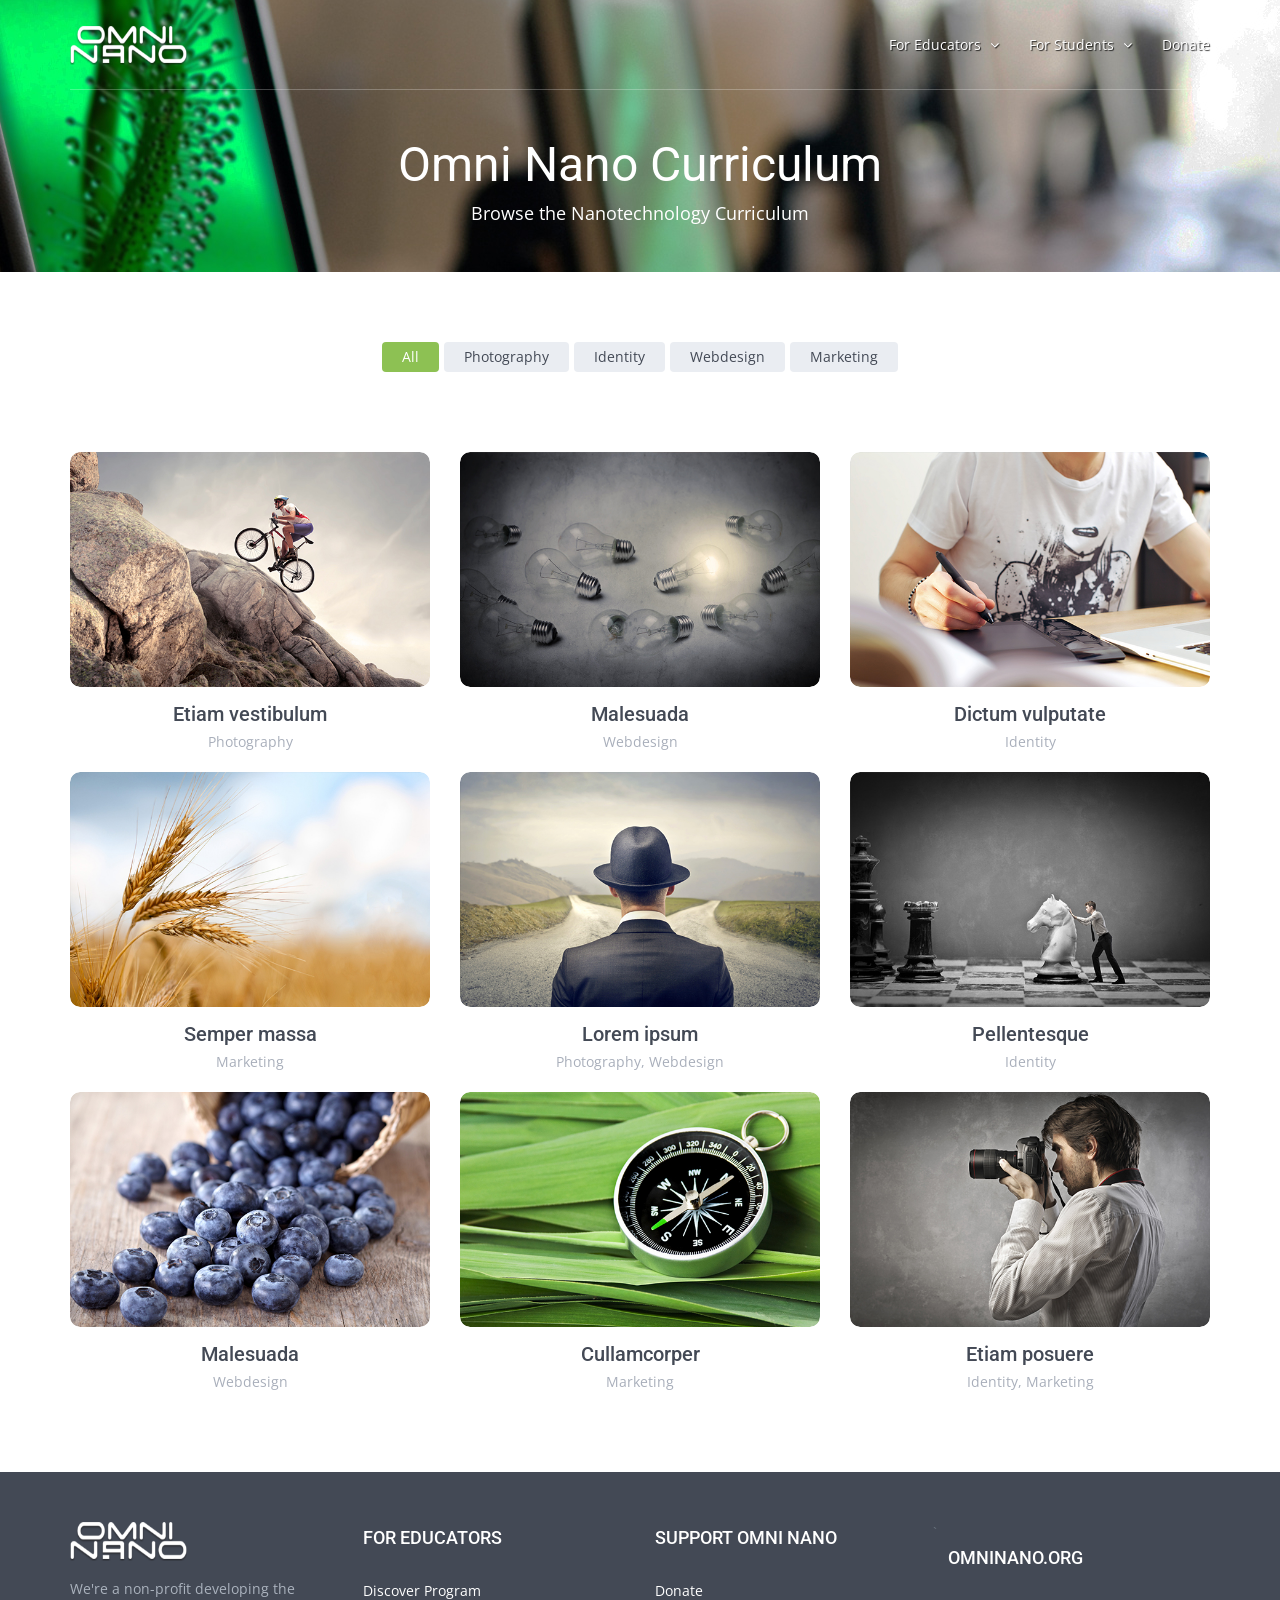
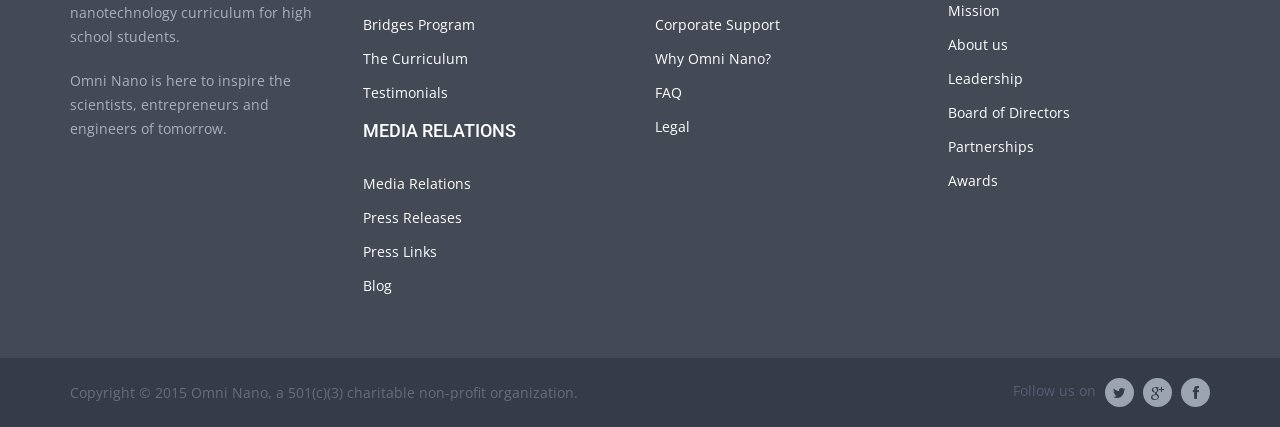
<file: curriculum.html>
<!DOCTYPE html>
<!--
  Name: Jednotka - Multipurpose Website HTML Template
  Author: http://themeforest.net/user/BublinaStudio
  Version: 1.6
-->
<!--[if lt IE 9]> <html class="lt-ie9" lang="en"> <![endif]-->
<!--[if !IE] -->
<html lang='en'>
  <!-- <![endif] -->
  <head>
    <title>Portfolio – 3 columns | Jednotka - Multipurpose Template</title>
    <meta content='blog, business, clean, multipurpose template, twitter bootstrap 3, responsive' name='keywords'>
    <meta content='Jednotka is multipurpose Twitter Bootstrap 3 template which is suitable for any type of business or online project. ' name='description'>
    <meta content='BublinaStudio.com' name='author'>
    <meta content='all' name='robots'>
    <meta content='text/html; charset=utf-8' http-equiv='Content-Type'>
    <meta content='width=device-width, initial-scale=1.0' name='viewport'>
    <!--[if IE]> <meta http-equiv='X-UA-Compatible' content='IE=edge,chrome=1'> <![endif]-->
    <link href='assets/images/meta_icons/favicon.ico' rel='shortcut icon' type='image/x-icon'>
    <link href='assets/images/meta_icons/apple-touch-icon.png' rel='apple-touch-icon-precomposed'>
    <!-- / required stylesheets -->
    <link href="assets/stylesheets/bootstrap/bootstrap.min.css" media="all" id="bootstrap" rel="stylesheet" type="text/css" />
    <link href="assets/stylesheets/jednotka_green.css" media="all" id="colors" rel="stylesheet" type="text/css" />
    <!-- / not required stylesheets -->
    <link href="assets/stylesheets/demo.css" media="all" rel="stylesheet" type="text/css" />
    <!--[if lt IE 9]>
      <script src="assets/javascripts/ie/html5shiv.js" type="text/javascript"></script>
      <script src="assets/javascripts/ie/respond.min.js" type="text/javascript"></script>
    <![endif]-->
  </head>
  <body class=''>
    <div id='wrapper'>
      <header id='header'>
        <div class='container'>
          <nav class='navbar navbar-collapsed-sm navbar-default' id='nav' role='navigation'>
            <div class='navbar-header'>
              <button class='navbar-toggle' data-target='.navbar-header-collapse' data-toggle='collapse' type='button'>
                <span class='sr-only'>Toggle navigation</span>
                <span class='icon-bar'></span>
                <span class='icon-bar'></span>
                <span class='icon-bar'></span>
              </button>
              <a class='navbar-brand' href='index.html'>
                <img alt="Omni Nano" width="117" height="39" src="assets/images/omni-logo.png" />
              </a>
            </div>
            <div class='collapse navbar-collapse navbar-header-collapse'>
              <ul class='nav navbar-nav navbar-right'>
                <li class='dropdown'>
                  <a class='dropdown-toggle' data-delay='50' data-hover='dropdown' data-toggle='dropdown' href='educators.html'>
                    <span>
                      For Educators
                      <i class='fa-icon-angle-down'></i>
                    </span>
                  </a>
                  <ul class='dropdown-menu' role='menu'>
                    <li class=''>
                      <a href='educators.html'>Discover Program</a>
                    </li>
                    <li class=''>
                      <a href='educators.html'>Bridges Program</a>
                    </li>
                    <li class=''>
                      <a href='educators.html'>The Curriculum</a>
                    </li>
<!--                    <li>
                      <a href='faq.html'>FAQ</a>
                    </li> -->
                  </ul>
                </li>
                <li class='dropdown'>
                  <a class='dropdown-toggle' data-delay='50' data-hover='dropdown' data-toggle='dropdown' href='syllabus.html'>
                    <span>
                      For Students
                      <i class='fa-icon-angle-down'></i>
                    </span>
                  </a>
                  <ul class='dropdown-menu' role='menu'>
                    <li class=''>
                      <a href='syllabus.html'>Course Syllabus</a>
                    </li>
                  </ul>
                </li>
                <li class='dropdown'>
                  <a href='donate.html'>
                    <span>
                      Donate
                    </span>
                  </a>
                </li>
              </ul>
            </div>
          </nav>
        </div>
      </header>
      <div id='main' role='main'>
        <div id='main-content-header'>
          <div class='container'>
            <div class='row'>
              <div class='col-sm-12'>
                <h1 class='title'>
                  Omni Nano Curriculum
                  <small>Browse the Nanotechnology Curriculum</small>
                </h1>
              </div>
            </div>
          </div>
        </div>
        <div id='main-content'>
          <div class='container'>
            <div class='row' id='portfolio-filter'>
              <div class='col-sm-12'>
                <ul class='nav nav-pills'>
                  <li class='active'><a data-filter="*" href="#">All</a></li>
                  <li><a data-filter=".portfolio-filter-photography" href="#">Photography</a></li>
                  <li><a data-filter=".portfolio-filter-identity" href="#">Identity</a></li>
                  <li><a data-filter=".portfolio-filter-webdesign" href="#">Webdesign</a></li>
                  <li><a data-filter=".portfolio-filter-marketing" href="#">Marketing</a></li>
                </ul>
              </div>
            </div>
            <div class='row portfolio-boxes' id='portfolio-container'>
              <div class='col-sm-4 portfolio-box portfolio-filter-photography portfolio-item'>
                <a href='portfolio_detail.html'>
                  <div class='image-link'>
                    <i class='fa-icon-search'></i>
                    <img class="img-responsive img-rounded center-block" alt="Etiam vestibulum" width="360" height="235" src="assets/images/demo/portfolio/1.jpg" />
                  </div>
                  <h3 class='title'>Etiam vestibulum</h3>
                  <p class='category'>Photography</p>
                </a>
              </div>
              <div class='col-sm-4 portfolio-box portfolio-filter-webdesign portfolio-item'>
                <a href='portfolio_detail.html'>
                  <div class='image-link'>
                    <i class='fa-icon-search'></i>
                    <img class="img-responsive img-rounded center-block" alt="Malesuada" width="360" height="235" src="assets/images/demo/portfolio/2.jpg" />
                  </div>
                  <h3 class='title'>Malesuada</h3>
                  <p class='category'>Webdesign</p>
                </a>
              </div>
              <div class='col-sm-4 portfolio-box portfolio-filter-identity portfolio-item'>
                <a href='portfolio_detail.html'>
                  <div class='image-link'>
                    <i class='fa-icon-search'></i>
                    <img class="img-responsive img-rounded center-block" alt="Dictum vulputate" width="360" height="235" src="assets/images/demo/portfolio/3.jpg" />
                  </div>
                  <h3 class='title'>Dictum vulputate</h3>
                  <p class='category'>Identity</p>
                </a>
              </div>
              <div class='col-sm-4 portfolio-box portfolio-filter-marketing portfolio-item'>
                <a href='portfolio_detail.html'>
                  <div class='image-link'>
                    <i class='fa-icon-search'></i>
                    <img class="img-responsive img-rounded center-block" alt="Semper massa" width="360" height="235" src="assets/images/demo/portfolio/4.jpg" />
                  </div>
                  <h3 class='title'>Semper massa</h3>
                  <p class='category'>Marketing</p>
                </a>
              </div>
              <div class='col-sm-4 portfolio-box portfolio-filter-photography portfolio-filter-webdesign portfolio-item'>
                <a href='portfolio_detail.html'>
                  <div class='image-link'>
                    <i class='fa-icon-search'></i>
                    <img class="img-responsive img-rounded center-block" alt="Lorem ipsum" width="360" height="235" src="assets/images/demo/portfolio/5.jpg" />
                  </div>
                  <h3 class='title'>Lorem ipsum</h3>
                  <p class='category'>Photography, Webdesign</p>
                </a>
              </div>
              <div class='col-sm-4 portfolio-box portfolio-filter-identity portfolio-item'>
                <a href='portfolio_detail.html'>
                  <div class='image-link'>
                    <i class='fa-icon-search'></i>
                    <img class="img-responsive img-rounded center-block" alt="Pellentesque" width="360" height="235" src="assets/images/demo/portfolio/6.jpg" />
                  </div>
                  <h3 class='title'>Pellentesque</h3>
                  <p class='category'>Identity</p>
                </a>
              </div>
              <div class='col-sm-4 portfolio-box portfolio-filter-webdesign portfolio-item'>
                <a href='portfolio_detail.html'>
                  <div class='image-link'>
                    <i class='fa-icon-search'></i>
                    <img class="img-responsive img-rounded center-block" alt="Malesuada" width="360" height="235" src="assets/images/demo/portfolio/7.jpg" />
                  </div>
                  <h3 class='title'>Malesuada</h3>
                  <p class='category'>Webdesign</p>
                </a>
              </div>
              <div class='col-sm-4 portfolio-box portfolio-filter-marketing portfolio-item'>
                <a href='portfolio_detail.html'>
                  <div class='image-link'>
                    <i class='fa-icon-search'></i>
                    <img class="img-responsive img-rounded center-block" alt="Cullamcorper" width="360" height="235" src="assets/images/demo/portfolio/8.jpg" />
                  </div>
                  <h3 class='title'>Cullamcorper</h3>
                  <p class='category'>Marketing</p>
                </a>
              </div>
              <div class='col-sm-4 portfolio-box portfolio-filter-identity portfolio-filter-marketing portfolio-item'>
                <a href='portfolio_detail.html'>
                  <div class='image-link'>
                    <i class='fa-icon-search'></i>
                    <img class="img-responsive img-rounded center-block" alt="Etiam posuere" width="360" height="235" src="assets/images/demo/portfolio/9.jpg" />
                  </div>
                  <h3 class='title'>Etiam posuere</h3>
                  <p class='category'>Identity, Marketing</p>
                </a>
              </div>
            </div>
          </div>
        </div>
        <div class='fade' id='scroll-to-top'>
          <i class='fa-icon-chevron-up'></i>
        </div>
      </div>
      <footer id='footer'>
        <div id='footer-main'>
          <div class='container'>
            <div class='row'>
              <div class='col-md-3 col-sm-6 info-box'>
                <div class='logo-container'>
                  <img alt="Jednotka" width="117" height="39" src="assets/images/omni-logo.png" />
                </div>
                <p class='no-mg-b'>We're a non-profit developing the nanotechnology curriculum for high school students.</p>
                <br />
                <p>Omni Nano is here to inspire the scientists, entrepreneurs and engineers of tomorrow.</p>
              </div>
              <div class='col-md-3 col-sm-6 info-box'>
                <h2 class='title'>For Educators</h2>
                <div>
                  <p><a href="educators.html">Discover Program</a></p>
                  <p><a href="educators.html">Bridges Program</a></p>
                  <p><a href="educators.html">The Curriculum</a></p>
                  <p><a href="testimonials.html">Testimonials</a></p>                  
                </div>
                <h2 class='title'>Media Relations</h2>
                <div>
                  <p><a href="press.html">Media Relations</a></p>
                  <p><a href="press.html">Press Releases</a></p>
                  <p><a href="press.html">Press Links</a></p>
                  <p><a href="#">Blog</a></p>                  
                </div>
              </div>
`              <div class='col-md-3 col-sm-6 info-box social-box'>
                <h2 class='title'>Support Omni Nano</h2>
                <p><a href="donate.html">Donate</a></p>
                <p><a href="partnerships.html">Corporate Support</a></p>
                <p><a href="about_us.html">Why Omni Nano?</a></p>
                <p><a href="faq.html">FAQ</a></p>
                <p><a href="legal.html">Legal</a></p>
              </div>
              <div class='col-md-3 col-sm-6 info-box'>
                <div>
                  <h2 class='title'>OmniNano.org</h2>
                  <p><a href="">Mission</a></p>
                  <p><a href="about_us.html">About us</a></p>
                  <p><a href="about_us.html">Leadership</a></p>
                  <p><a href="about_us.html">Board of Directors</a></p>
                  <p><a href="partnerships.html">Partnerships</a></p>
                  <p><a href="awards.html">Awards</a></p> 
                </div>
              </div>
            </div>
          </div>
        </div>
        <div id='footer-copyright'>
          <div class='container'>
            <div class='row'>
              <div class='col-lg-12 clearfix'>
                <p class='copyright'>
                  Copyright
                  &copy;
                  2015 Omni Nano, a 501(c)(3) charitable non-profit organization.  
                </p>
                <div class='links'>
                  Follow us on 
                  <a class='btn btn-circle btn-medium-light btn-sm' href='http://www.twitter.com/omninano'>
                    <i class='fa-icon-twitter text-dark'></i>
                  </a>
                  <a class='btn btn-circle btn-medium-light btn-sm' href='https://plus.google.com/+OmniNano'>
                    <i class='fa-icon-google-plus text-dark'></i>
                  </a>
                  <a class='btn btn-circle btn-medium-light btn-sm' href='http://www.facebook.com/omninano'>
                    <i class='fa-icon-facebook text-dark'></i>
                  </a>
                </div>
              </div>
            </div>
          </div>
        </div>
      </footer>
    </div>
    <!-- / required javascripts -->
    <script src="assets/javascripts/jquery/jquery.min.js" type="text/javascript"></script>
    <script src="assets/javascripts/jquery/jquery.mobile.custom.min.js" type="text/javascript"></script>
    <script src="assets/javascripts/bootstrap/bootstrap.min.js" type="text/javascript"></script>
    <script src="assets/javascripts/plugins/modernizr/modernizr.custom.min.js" type="text/javascript"></script>
    <script src="assets/javascripts/plugins/hover_dropdown/twitter-bootstrap-hover-dropdown.min.js" type="text/javascript"></script>
    <script src="assets/javascripts/plugins/retina/retina.min.js" type="text/javascript"></script>
    <script src="assets/javascripts/plugins/knob/jquery.knob.js" type="text/javascript"></script>
    <script src="assets/javascripts/plugins/isotope/jquery.isotope.min.js" type="text/javascript"></script>
    <script src="assets/javascripts/plugins/isotope/jquery.isotope.sloppy-masonry.min.js" type="text/javascript"></script>
    <script src="assets/javascripts/plugins/validate/jquery.validate.min.js" type="text/javascript"></script>
    <script src="assets/javascripts/plugins/flexslider/jquery.flexslider.min.js" type="text/javascript"></script>
    <script src="assets/javascripts/plugins/countdown/countdown.js" type="text/javascript"></script>
    <script src="assets/javascripts/plugins/nivo_lightbox/nivo-lightbox.min.js" type="text/javascript"></script>
    <script src="assets/javascripts/plugins/cycle/jquery.cycle.all.min.js" type="text/javascript"></script>
    <script src="assets/javascripts/jednotka.js" type="text/javascript"></script>
    
    <!-- / not required javascripts -->
    <script src="assets/javascripts/demo.js" type="text/javascript"></script>
  </body>
</html>
</file>
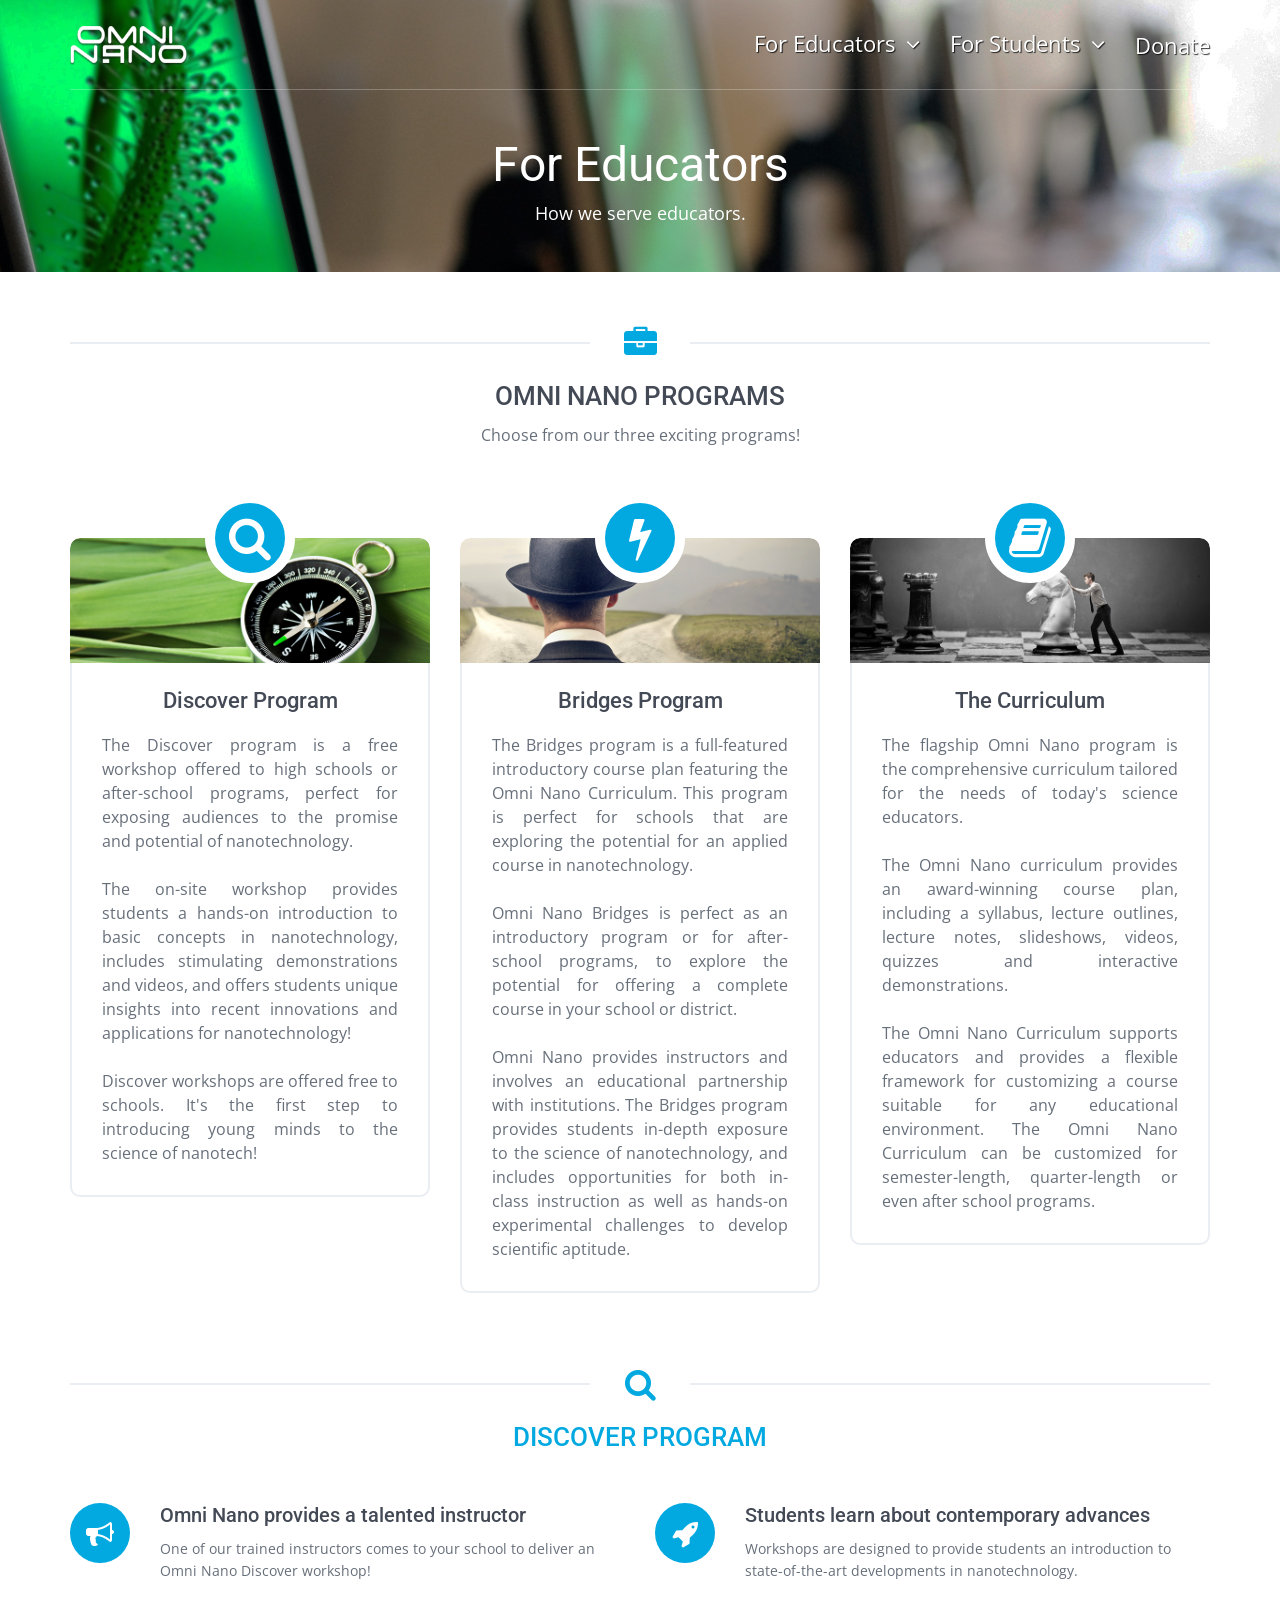
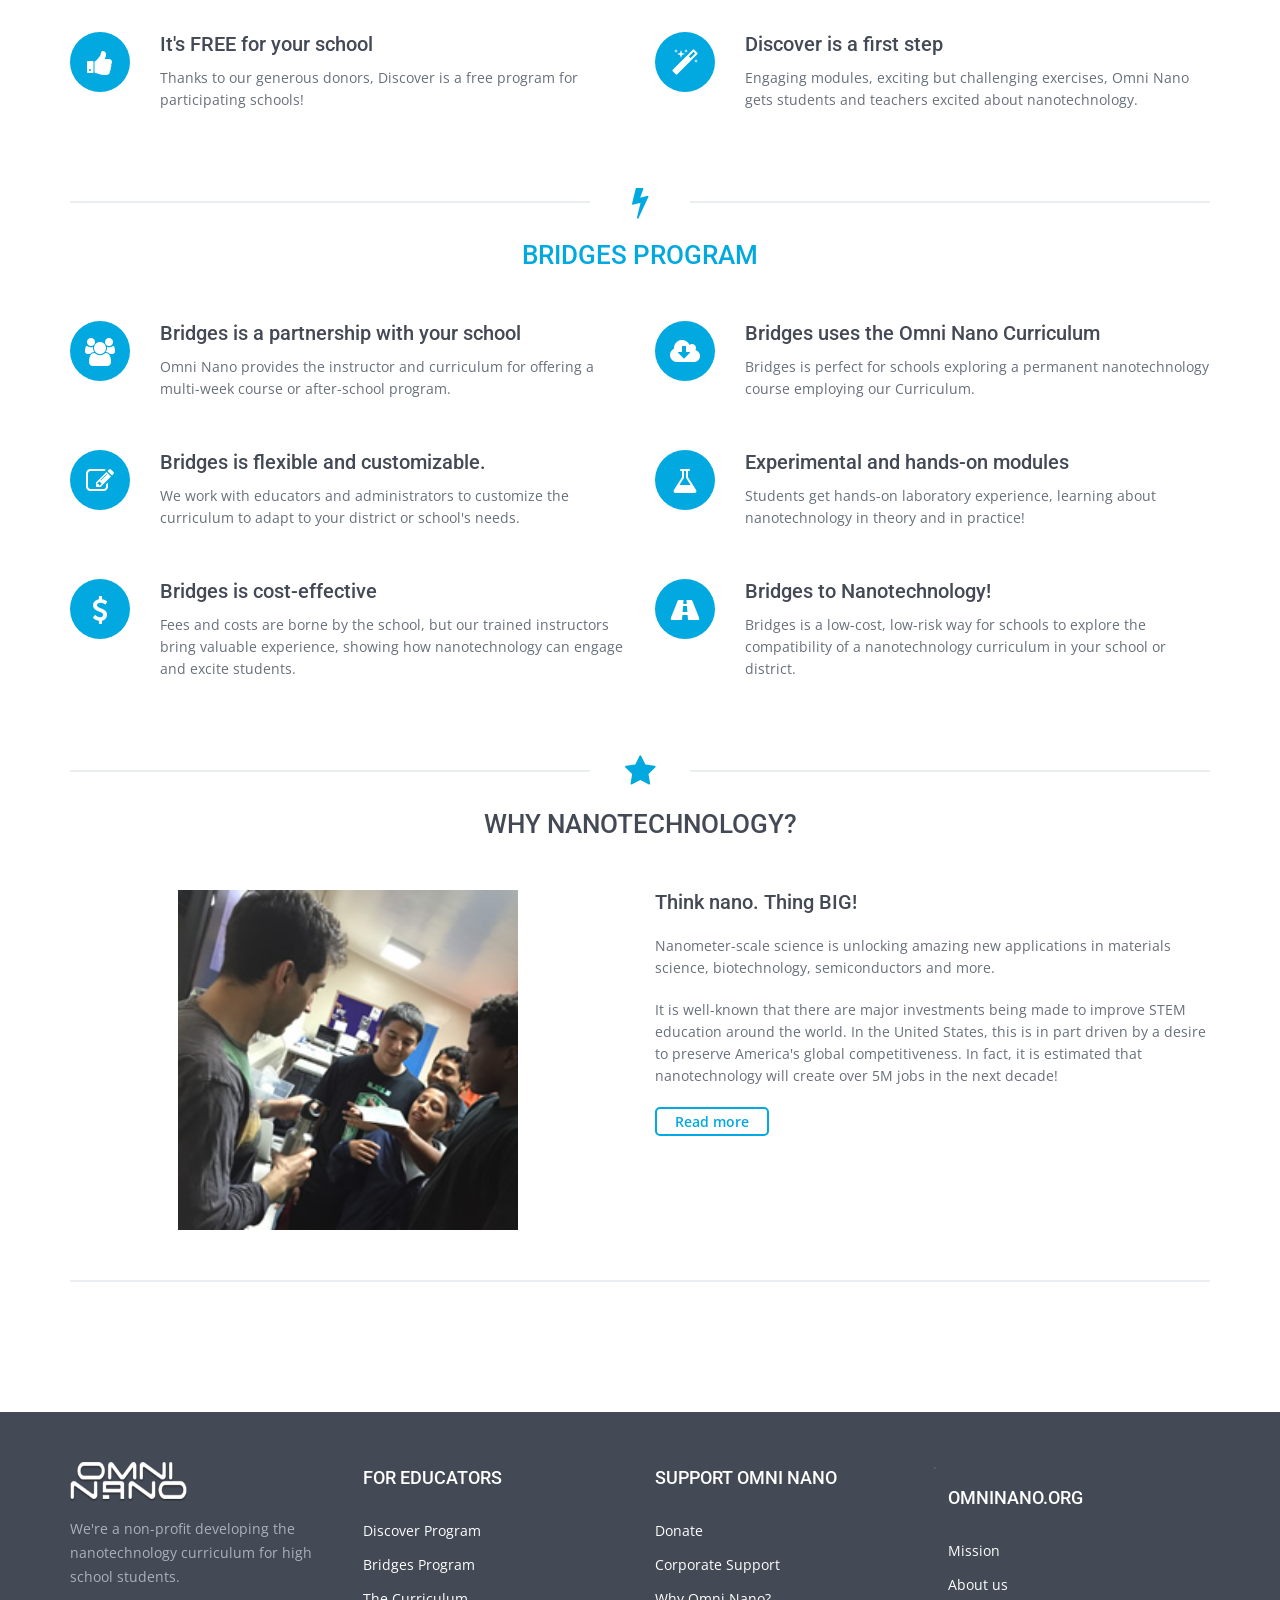
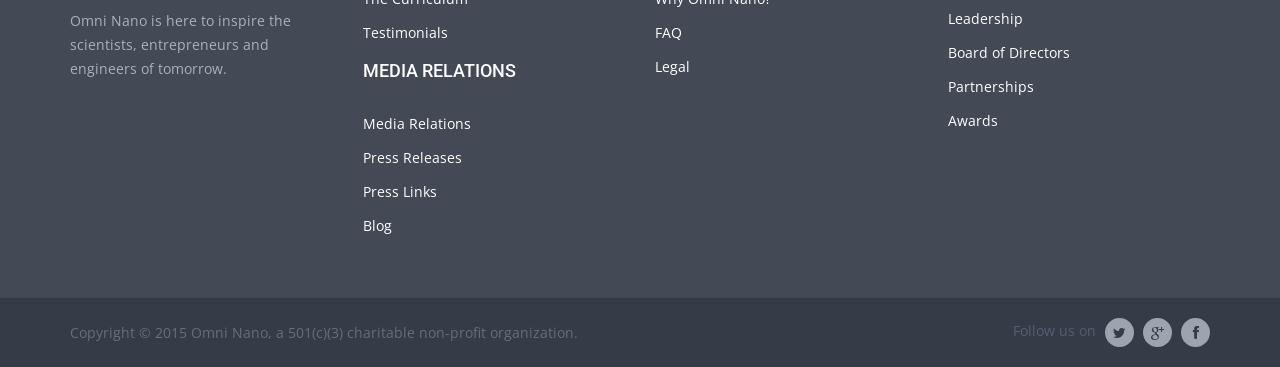
<file: educators.html>
<!DOCTYPE html>
<!--
  Name: Jednotka - Multipurpose Website HTML Template
  Author: http://themeforest.net/user/BublinaStudio
  Version: 1.6
-->
<!--[if lt IE 9]> <html class="lt-ie9" lang="en"> <![endif]-->
<!--[if !IE] -->
<html lang='en'>
  <!-- <![endif] -->
  <head>
    <title>Omni Nano - The Curriculum to inspire the scientists, entrepreneurs and engineers of tomorrow!</title>
    <meta content='blog, business, clean, multipurpose template, twitter bootstrap 3, responsive' name='keywords'>
    <meta content='Jednotka is multipurpose Twitter Bootstrap 3 template which is suitable for any type of business or online project. ' name='description'>
    <meta content='BublinaStudio.com' name='author'>
    <meta content='all' name='robots'>
    <meta content='text/html; charset=utf-8' http-equiv='Content-Type'>
    <meta content='width=device-width, initial-scale=1.0' name='viewport'>
    <!--[if IE]> <meta http-equiv='X-UA-Compatible' content='IE=edge,chrome=1'> <![endif]-->
    <link href='assets/images/meta_icons/favicon.ico' rel='shortcut icon' type='image/x-icon'>
    <link href='assets/images/meta_icons/apple-touch-icon.png' rel='apple-touch-icon-precomposed'>
    <!-- / required stylesheets -->
    <link href="assets/stylesheets/bootstrap/bootstrap.min.css" media="all" id="bootstrap" rel="stylesheet" type="text/css" />
    <link href="assets/stylesheets/jednotka_blue.css" media="all" id="colors" rel="stylesheet" type="text/css" />
    <!-- / not required stylesheets -->
    <link href="assets/stylesheets/demo.css" media="all" rel="stylesheet" type="text/css" />
    <!--[if lt IE 9]>
      <script src="assets/javascripts/ie/html5shiv.js" type="text/javascript"></script>
      <script src="assets/javascripts/ie/respond.min.js" type="text/javascript"></script>
    <![endif]-->
  </head>
  <body class=''>
    <div id='wrapper'>
      <header id='header'>
        <div class='container'>
          <nav class='navbar navbar-collapsed-sm navbar-default' id='nav' role='navigation'>
            <div class='navbar-header'>
              <button class='navbar-toggle' data-target='.navbar-header-collapse' data-toggle='collapse' type='button'>
                <span class='sr-only'>Toggle navigation</span>
                <span class='icon-bar'></span>
                <span class='icon-bar'></span>
                <span class='icon-bar'></span>
              </button>
              <a class='navbar-brand' href='index.html'>
                <img alt="Omni Nano" width="117" height="39" src="assets/images/omni-logo.png" />
              </a>
            </div>
            <div class='collapse navbar-collapse navbar-header-collapse'>
              <ul class='nav navbar-nav navbar-right'>
                <li class='dropdown'>
                  <a class='dropdown-toggle' data-delay='50' data-hover='dropdown' data-toggle='dropdown' href='educators.html'>
                    <span>
                      For Educators
                      <i class='fa-icon-angle-down'></i>
                    </span>
                  </a>
                  <ul class='dropdown-menu' role='menu'>
                    <li class=''>
                      <a href='educators.html'>Discover Program</a>
                    </li>
                    <li class=''>
                      <a href='educators.html'>Bridges Program</a>
                    </li>
                    <li class=''>
                      <a href='educators.html'>The Curriculum</a>
                    </li>
                    <li>
                      <a href='faq.html'>FAQ</a>
                    </li>
                  </ul>
                </li>
                <li class='dropdown'>
                  <a class='dropdown-toggle' data-delay='50' data-hover='dropdown' data-toggle='dropdown' href='syllabus.html'>
                    <span>
                      For Students
                      <i class='fa-icon-angle-down'></i>
                    </span>
                  </a>
                  <ul class='dropdown-menu' role='menu'>
                    <li class=''>
                      <a href='syllabus.html'>Course Syllabus</a>
                    </li>
                  </ul>
                </li>
                <li class='dropdown'>
                  <a href='donate.html'>
                    <span>
                      Donate
                    </span>
                  </a>
                </li>
              </ul>
            </div>
          </nav>
        </div>
      </header>
      <div id='main' role='main'>
        <div id='main-content-header'>
          <div class='container'>
            <div class='row'>
              <div class='col-sm-12'>
                <h1 class='title'>
                  For Educators
                  <small>How we serve educators.</small>
                </h1>
              </div>
            </div>
          </div>
        </div>
        <div id='main-content'>
          <div class='container'>
            <div class='row'>
              <div class='col-sm-12'>
                <div class='page-header page-header-with-icon no-mg-t'>
                  <i class='fa-icon-briefcase'></i>
                  <h2>
                    Omni Nano Programs
                    <small>Choose from our three exciting programs!</small>
                  </h2>
                </div>
                <div class='panels-wrapper'>
                  <div class='row panels'>
                    <div class='col-sm-4 panel-item'>
                      <a class='panel panel-image' href='#Discover'>
                        <div class='panel-icon'>
                          <i class='fa-icon-search icon'></i>
                        </div>
                        <div class='panel-heading'><img class="img-responsive-sm" alt="Project planning" width="768" height="300" src="assets/images/demo/panels/panel_bg_compass.jpg" /></div>
                        <div class='panel-body'>
                          <h3 class='panel-title'>Discover Program</h3>
                          <p style="text-align: justify;">
                            The Discover program is a free workshop offered to high schools or after-school programs, perfect for exposing audiences to the promise and potential of nanotechnology.  
                            <br /><br />
                            The on-site workshop provides students a hands-on introduction to basic concepts in nanotechnology, includes stimulating demonstrations and videos, and offers students unique insights into recent innovations and applications for nanotechnology! 
                            <br /><br />
                            Discover workshops are offered free to schools.  It's the first step to introducing young minds to the science of nanotech!
                          </p>
                        </div>
                      </a>
                    </div>
                    <div class='col-sm-4 panel-item'>
                      <a class='panel panel-image' href='#Bridges'>
                        <div class='panel-icon'>
                          <i class='fa-icon-bolt icon'></i>
                        </div>
                        <div class='panel-heading'><img class="img-responsive-sm" alt="Easy customizable" width="768" height="300" src="assets/images/demo/panels/panel_bg_hat.jpg" /></div>
                        <div class='panel-body'>
                          <h3 class='panel-title'>Bridges Program</h3>
                          <p style="text-align: justify;">
                        The Bridges program is a full-featured introductory course plan featuring the Omni Nano Curriculum.  This program is perfect for schools that are exploring the potential for an applied course in nanotechnology.  
                        <br /><br />
                        Omni Nano Bridges is perfect as an introductory program or for after-school programs, to explore the potential for offering a complete course in your school or district.  
                        <br /><br />  
                        Omni Nano provides instructors and involves an educational partnership with institutions.  The Bridges program provides students in-depth exposure to the science of nanotechnology, and includes opportunities for both in-class instruction as well as hands-on experimental challenges to develop scientific aptitude.  
                          </p>
                        </div>
                      </a>
                    </div>
                    <div class='col-sm-4 panel-item'>
                      <a class='panel panel-image' href='curriculum.html'>
                        <div class='panel-icon'>
                          <i class='fa-icon-book icon'></i>
                        </div>
                        <div class='panel-heading'><img class="img-responsive-sm" alt="Fastest workers" width="768" height="300" src="assets/images/demo/panels/panel_bg_chess.jpg" /></div>
                        <div class='panel-body'>
                          <h3 class='panel-title'>The Curriculum</h3>
                          <p style="text-align: justify;">
                              The flagship Omni Nano program is the comprehensive curriculum tailored for the needs of today's science educators.  
                              <br /><br />
                              The Omni Nano curriculum provides an award-winning course plan, including a syllabus, lecture outlines, lecture notes, slideshows, videos, quizzes and interactive demonstrations.  
                              <br /><br />
                              The Omni Nano Curriculum supports educators and provides a flexible framework for customizing a course suitable for any educational environment.  The Omni Nano Curriculum can be customized for semester-length, quarter-length or even after school programs. 
                          </p>
                        </div>
                      </a>
                    </div>
                  </div>
                </div>
              </div>
            </div>
            <div class='row'>
              <div class='col-sm-12'>
                <div class='page-header page-header-with-icon'>
                  <i class='fa-icon-search'></i>
                  <h2>
                    <a name="Discover">Discover Program</a>
                  </h2>
                </div>
                <div class='icon-boxes icon-boxes-lg'>
                  <div class='row'>
                    <div class='col-sm-6 icon-box'>
                      <div class='icon icon-wrap icon-circle icon-lg contrast-bg'>
                        <i class='fa-icon-bullhorn text-white'></i>
                      </div>
                      <div class='content'>
                        <h3 class='title'>Omni Nano provides a talented instructor</h3>
                        <p>One of our trained instructors comes to your school to deliver an Omni Nano Discover workshop!</p>
                      </div>
                    </div>
                    <div class='col-sm-6 icon-box'>
                      <div class='icon icon-wrap icon-circle icon-lg contrast-bg'>
                        <i class='fa-icon-rocket text-white'></i>
                      </div>
                      <div class='content'>
                        <h3 class='title'>Students learn about contemporary advances</h3>
                        <p>Workshops are designed to provide students an introduction to state-of-the-art developments in nanotechnology.</p>
                      </div>
                    </div>
                  </div>
                  <div class='row'>
                    <div class='col-sm-6 icon-box'>
                      <div class='icon icon-wrap icon-circle icon-lg contrast-bg'>
                        <i class='fa-icon-thumbs-up text-white'></i>
                      </div>
                      <div class='content'>
                        <h3 class='title'>It's FREE for your school</h3>
                        <p>Thanks to our generous donors, Discover is a free program for participating schools!</p>
                      </div>
                    </div>
                    <div class='col-sm-6 icon-box'>
                      <div class='icon icon-wrap icon-circle icon-lg contrast-bg'>
                        <i class='fa-icon-magic text-white'></i>
                      </div>
                      <div class='content'>
                        <h3 class='title'>Discover is a first step </h3>
                        <p>Engaging modules, exciting but challenging exercises, Omni Nano gets students and teachers excited about nanotechnology.</p>
                      </div>
                    </div>
                  </div>
                </div>
              </div>
            </div>

            <div class='row'>
              <div class='col-sm-12'>
                <div class='page-header page-header-with-icon'>
                  <i class='fa-icon-bolt'></i>
                  <h2>
                    <a name="Bridges">Bridges Program</a>
                  </h2>
                </div>
                <div class='icon-boxes icon-boxes-lg'>
                  <div class='row'>
                    <div class='col-sm-6 icon-box'>
                      <div class='icon icon-wrap icon-circle icon-lg contrast-bg'>
                        <i class='fa-icon-group text-white'></i>
                      </div>
                      <div class='content'>
                        <h3 class='title'>Bridges is a partnership with your school</h3>
                        <p>Omni Nano provides the instructor and curriculum for offering a multi-week course or after-school program.</p>
                      </div>
                    </div>
                    <div class='col-sm-6 icon-box'>
                      <div class='icon icon-wrap icon-circle icon-lg contrast-bg'>
                        <i class='fa-icon-cloud-download text-white'></i>
                      </div>
                      <div class='content'>
                        <h3 class='title'>Bridges uses the Omni Nano Curriculum</h3>
                        <p>Bridges is perfect for schools exploring a permanent nanotechnology course employing our Curriculum.</p>
                      </div>
                    </div>
                  </div>
                  <div class='row'>
                    <div class='col-sm-6 icon-box'>
                      <div class='icon icon-wrap icon-circle icon-lg contrast-bg'>
                        <i class='fa-icon-edit text-white'></i>
                      </div>
                      <div class='content'>
                        <h3 class='title'>Bridges is flexible and customizable.</h3>
                        <p>We work with educators and administrators to customize the curriculum to adapt to your district or school's needs.</p>
                      </div>
                    </div>
                    <div class='col-sm-6 icon-box'>
                      <div class='icon icon-wrap icon-circle icon-lg contrast-bg'>
                        <i class='fa-icon-beaker text-white'></i>
                      </div>
                      <div class='content'>
                        <h3 class='title'>Experimental and hands-on modules</h3>
                        <p>Students get hands-on laboratory experience, learning about nanotechnology in theory and in practice!</p>
                      </div>
                    </div>
                  </div>
                  <div class='row'>
                    <div class='col-sm-6 icon-box'>
                      <div class='icon icon-wrap icon-circle icon-lg contrast-bg'>
                        <i class='fa-icon-dollar text-white'></i>
                      </div>
                      <div class='content'>
                        <h3 class='title'>Bridges is cost-effective</h3>
                        <p>Fees and costs are borne by the school, but our trained instructors bring valuable experience, showing how nanotechnology can engage and excite students.</p>
                      </div>
                    </div>
                    <div class='col-sm-6 icon-box'>
                      <div class='icon icon-wrap icon-circle icon-lg contrast-bg'>
                        <i class='fa-icon-road text-white'></i>
                      </div>
                      <div class='content'>
                        <h3 class='title'>Bridges to Nanotechnology!</h3>
                        <p>Bridges is a low-cost, low-risk way for schools to explore the compatibility of a nanotechnology curriculum in your school or district.</p>
                      </div>
                    </div>
                  </div>
                </div>
              </div>
            </div>

            <div class='row'>
              <div class='col-sm-12'>
                <div class='page-header page-header-with-icon'>
                  <i class='fa-icon-star'></i>
                  <h2>Why nanotechnology?</h2>
                </div>
                <div class='text-boxes'>
                  <div class='row text-box'>
                    <div class='col-sm-6'><img class="img-responsive center-block" alt="Lorem ipsum dolor sit amet" width="340" height="188" src="assets/images/misc/Boys-and-Girls-Club-nanotechnology-workshop-OmniNano-02.jpg" /></div>
                    <div class='col-sm-6'>
                      <h3 class='title'><a href="nanotechnology.html">Think nano.  Thing BIG!</a></h3>
                        <p>Nanometer-scale science is unlocking amazing new applications in materials science, biotechnology, semiconductors and more.</p>

                        <p>It is well-known that there are major investments being made to improve STEM education around the world.  In the United States, this is in part driven by a desire to preserve America's global competitiveness.  In fact, it is estimated that nanotechnology will create over 5M jobs in the next decade!</p>
                      <a class='btn btn-contrast btn-bordered btn-sm' href='nanotechnology.html'>Read more</a>
                    </div>
                  </div>
                  <hr>
                </div>
              </div>
            </div>
          </div>
        </div>
        <div class='fade' id='scroll-to-top'>
          <i class='fa-icon-chevron-up'></i>
        </div>
      </div>
      <footer id='footer'>
        <div id='footer-main'>
          <div class='container'>
            <div class='row'>
              <div class='col-md-3 col-sm-6 info-box'>
                <div class='logo-container'>
                  <img alt="Jednotka" width="117" height="39" src="assets/images/omni-logo.png" />
                </div>
                <p class='no-mg-b'>We're a non-profit developing the nanotechnology curriculum for high school students.</p>
                <br />
                <p>Omni Nano is here to inspire the scientists, entrepreneurs and engineers of tomorrow.</p>
              </div>
              <div class='col-md-3 col-sm-6 info-box'>
                <h2 class='title'>For Educators</h2>
                <div>
                  <p><a href="">Discover Program</a></p>
                  <p><a href="">Bridges Program</a></p>
                  <p><a href="">The Curriculum</a></p>
                  <p><a href="#">Testimonials</a></p>                  
                </div>
                <h2 class='title'>Media Relations</h2>
                <div>
                  <p><a href="">Media Relations</a></p>
                  <p><a href="">Press Releases</a></p>
                  <p><a href="">Press Links</a></p>
                  <p><a href="#">Blog</a></p>                  
                </div>
              </div>
`              <div class='col-md-3 col-sm-6 info-box social-box'>
                <h2 class='title'>Support Omni Nano</h2>
                <p><a href="">Donate</a></p>
                <p><a href="">Corporate Support</a></p>
                <p><a href="">Why Omni Nano?</a></p>
                <p><a href="">FAQ</a></p>
                <p><a href="">Legal</a></p>
              </div>
              <div class='col-md-3 col-sm-6 info-box'>
                <div>
                  <h2 class='title'>OmniNano.org</h2>
                  <p><a href="">Mission</a></p>
                  <p><a href="">About us</a></p>
                  <p><a href="">Leadership</a></p>
                  <p><a href="">Board of Directors</a></p>
                  <p><a href="partnerships.html">Partnerships</a></p>
                  <p><a href="awards.html">Awards</a></p> 
                </div>
              </div>
            </div>
          </div>
        </div>
        <div id='footer-copyright'>
          <div class='container'>
            <div class='row'>
              <div class='col-lg-12 clearfix'>
                <p class='copyright'>
                  Copyright
                  &copy;
                  2015 Omni Nano, a 501(c)(3) charitable non-profit organization.  
                </p>
                <div class='links'>
                  Follow us on 
                  <a class='btn btn-circle btn-medium-light btn-sm' href='http://www.twitter.com/omninano'>
                    <i class='fa-icon-twitter text-dark'></i>
                  </a>
                  <a class='btn btn-circle btn-medium-light btn-sm' href='https://plus.google.com/+OmniNano'>
                    <i class='fa-icon-google-plus text-dark'></i>
                  </a>
                  <a class='btn btn-circle btn-medium-light btn-sm' href='http://www.facebook.com/omninano'>
                    <i class='fa-icon-facebook text-dark'></i>
                  </a>
                </div>
              </div>
            </div>
          </div>
        </div>
      </footer>
    </div>
    <!-- / required javascripts -->
    <script src="assets/javascripts/jquery/jquery.min.js" type="text/javascript"></script>
    <script src="assets/javascripts/jquery/jquery.mobile.custom.min.js" type="text/javascript"></script>
    <script src="assets/javascripts/bootstrap/bootstrap.min.js" type="text/javascript"></script>
    <script src="assets/javascripts/plugins/modernizr/modernizr.custom.min.js" type="text/javascript"></script>
    <script src="assets/javascripts/plugins/hover_dropdown/twitter-bootstrap-hover-dropdown.min.js" type="text/javascript"></script>
    <script src="assets/javascripts/plugins/retina/retina.min.js" type="text/javascript"></script>
    <script src="assets/javascripts/plugins/knob/jquery.knob.js" type="text/javascript"></script>
    <script src="assets/javascripts/plugins/isotope/jquery.isotope.min.js" type="text/javascript"></script>
    <script src="assets/javascripts/plugins/isotope/jquery.isotope.sloppy-masonry.min.js" type="text/javascript"></script>
    <script src="assets/javascripts/plugins/validate/jquery.validate.min.js" type="text/javascript"></script>
    <script src="assets/javascripts/plugins/flexslider/jquery.flexslider.min.js" type="text/javascript"></script>
    <script src="assets/javascripts/plugins/countdown/countdown.js" type="text/javascript"></script>
    <script src="assets/javascripts/plugins/nivo_lightbox/nivo-lightbox.min.js" type="text/javascript"></script>
    <script src="assets/javascripts/plugins/cycle/jquery.cycle.all.min.js" type="text/javascript"></script>
    <script src="assets/javascripts/jednotka.js" type="text/javascript"></script>
    
    <!-- / not required javascripts -->
    <script src="assets/javascripts/demo.js" type="text/javascript"></script>
  </body>
</html>
</file>
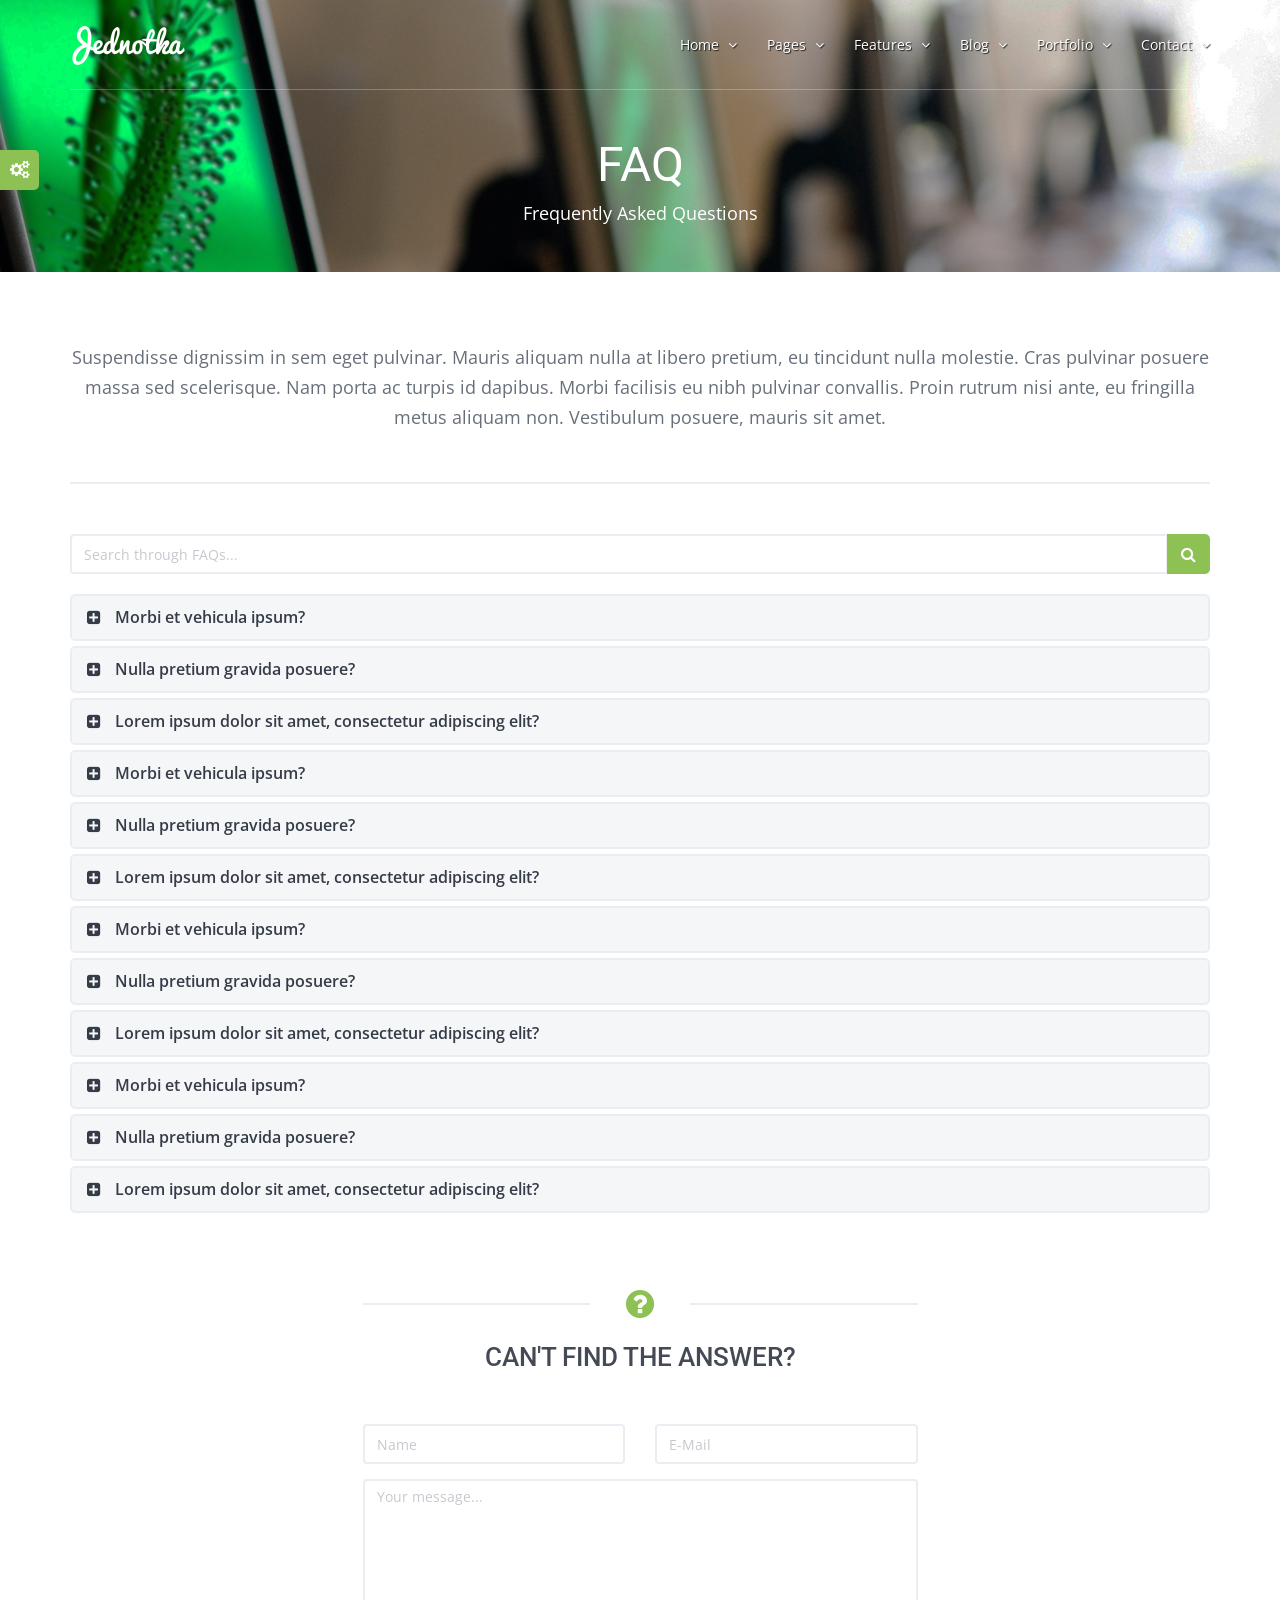
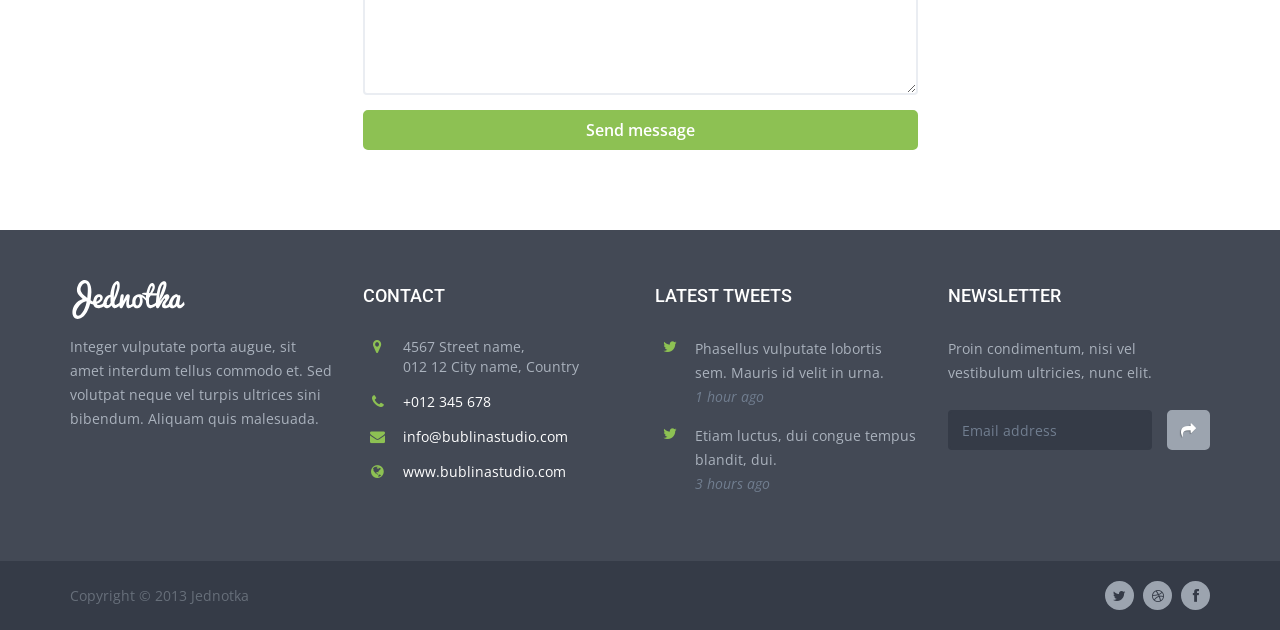
<file: faq.html>
<!DOCTYPE html>
<!--
  Name: Jednotka - Multipurpose Website HTML Template
  Author: http://themeforest.net/user/BublinaStudio
  Version: 1.6
-->
<!--[if lt IE 9]> <html class="lt-ie9" lang="en"> <![endif]-->
<!--[if !IE] -->
<html lang='en'>
  <!-- <![endif] -->
  <head>
    <title>FAQ | Jednotka - Multipurpose Template</title>
    <meta content='blog, business, clean, multipurpose template, twitter bootstrap 3, responsive' name='keywords'>
    <meta content='Jednotka is multipurpose Twitter Bootstrap 3 template which is suitable for any type of business or online project. ' name='description'>
    <meta content='BublinaStudio.com' name='author'>
    <meta content='all' name='robots'>
    <meta content='text/html; charset=utf-8' http-equiv='Content-Type'>
    <meta content='width=device-width, initial-scale=1.0' name='viewport'>
    <!--[if IE]> <meta http-equiv='X-UA-Compatible' content='IE=edge,chrome=1'> <![endif]-->
    <link href='assets/images/meta_icons/favicon.ico' rel='shortcut icon' type='image/x-icon'>
    <link href='assets/images/meta_icons/apple-touch-icon.png' rel='apple-touch-icon-precomposed'>
    <!-- / required stylesheets -->
    <link href="assets/stylesheets/bootstrap/bootstrap.min.css" media="all" id="bootstrap" rel="stylesheet" type="text/css" />
    <link href="assets/stylesheets/jednotka_green.css" media="all" id="colors" rel="stylesheet" type="text/css" />
    <!-- / not required stylesheets -->
    <link href="assets/stylesheets/demo.css" media="all" rel="stylesheet" type="text/css" />
    <!--[if lt IE 9]>
      <script src="assets/javascripts/ie/html5shiv.js" type="text/javascript"></script>
      <script src="assets/javascripts/ie/respond.min.js" type="text/javascript"></script>
    <![endif]-->
  </head>
  <body class='faq-page'>
    <div id='wrapper'>
      <header id='header'>
        <div class='container'>
          <nav class='navbar navbar-collapsed-sm navbar-default' id='nav' role='navigation'>
            <div class='navbar-header'>
              <button class='navbar-toggle' data-target='.navbar-header-collapse' data-toggle='collapse' type='button'>
                <span class='sr-only'>Toggle navigation</span>
                <span class='icon-bar'></span>
                <span class='icon-bar'></span>
                <span class='icon-bar'></span>
              </button>
              <a class='navbar-brand' href='index.html'>
                <img alt="Jednotka" width="117" height="39" src="assets/images/logo.svg" />
              </a>
            </div>
            <div class='collapse navbar-collapse navbar-header-collapse'>
              <ul class='nav navbar-nav navbar-right'>
                <li class='dropdown'>
                  <a class='dropdown-toggle' data-delay='50' data-hover='dropdown' data-toggle='dropdown' href='#'>
                    <span>
                      Home
                      <i class='fa-icon-angle-down'></i>
                    </span>
                  </a>
                  <ul class='dropdown-menu' role='menu'>
                    <li class=' dropdown-submenu'>
                      <a href='index.html'>Home</a>
                    </li>
                    <li class=''>
                      <a href='index2.html'>Home 2</a>
                    </li>
                    <li class=''>
                      <a href='index3.html'>Home 3</a>
                    </li>
                    <li class=''>
                      <a href='boxed.html'>Boxed layout</a>
                    </li>
                  </ul>
                </li>
                <li class='dropdown'>
                  <a class='dropdown-toggle' data-delay='50' data-hover='dropdown' data-toggle='dropdown' href='#'>
                    <span>
                      Pages
                      <i class='fa-icon-angle-down'></i>
                    </span>
                  </a>
                  <ul class='dropdown-menu' role='menu'>
                    <li class=''>
                      <a href='about_us.html'>About us</a>
                    </li>
                    <li class=''>
                      <a href='services.html'>Services</a>
                    </li>
                    <li class='active'>
                      <a href='faq.html'>FAQ</a>
                    </li>
                    <li>
                      <a href='404.html'>404 Error</a>
                    </li>
                    <li>
                      <a href='500.html'>500 Error</a>
                    </li>
                    <li>
                      <a href='coming_soon.html'>Coming soon</a>
                    </li>
                    <li>
                      <a href='under_construction.html'>Under construction</a>
                    </li>
                  </ul>
                </li>
                <li class='dropdown'>
                  <a class='dropdown-toggle' data-delay='50' data-hover='dropdown' data-toggle='dropdown' href='#'>
                    <span>
                      Features
                      <i class='fa-icon-angle-down'></i>
                    </span>
                  </a>
                  <ul class='dropdown-menu' role='menu'>
                    <li class=''>
                      <a href='animations.html'>Animations</a>
                    </li>
                    <li class=''>
                      <a href='elements.html'>Elements</a>
                    </li>
                    <li class=''>
                      <a href='icons.html'>Icons</a>
                    </li>
                    <li class=''>
                      <a href='forms.html'>Forms</a>
                    </li>
                    <li class=''>
                      <a href='tables.html'>Tables</a>
                    </li>
                    <li class=''>
                      <a href='typography.html'>Typography</a>
                    </li>
                    <li class=''>
                      <a href='pricing_tables.html'>Pricing tables</a>
                    </li>
                    <li class='dropdown-submenu'>
                      <a href='index.html'>
                        Submenu
                        <i class='fa-icon-angle-right'></i>
                      </a>
                      <ul class='dropdown-menu' role='menu'>
                        <li>
                          <a href='index.html'>Submenu item</a>
                        </li>
                        <li>
                          <a href='index.html'>Submenu item</a>
                        </li>
                        <li>
                          <a href='index.html'>Submenu item</a>
                        </li>
                      </ul>
                    </li>
                  </ul>
                </li>
                <li class='dropdown'>
                  <a class='dropdown-toggle' data-delay='50' data-hover='dropdown' data-toggle='dropdown' href='#'>
                    <span>
                      Blog
                      <i class='fa-icon-angle-down'></i>
                    </span>
                  </a>
                  <ul class='dropdown-menu' role='menu'>
                    <li class=''>
                      <a href='blog_small.html'>Small image</a>
                    </li>
                    <li class=''>
                      <a href='blog_large.html'>Large image</a>
                    </li>
                    <li class=''>
                      <a href='blog_single_post.html'>Single post</a>
                    </li>
                  </ul>
                </li>
                <li class='dropdown'>
                  <a class='dropdown-toggle' data-delay='50' data-hover='dropdown' data-toggle='dropdown' href='#'>
                    <span>
                      Portfolio
                      <i class='fa-icon-angle-down'></i>
                    </span>
                  </a>
                  <ul class='dropdown-menu' role='menu'>
                    <li class=''>
                      <a href='portfolio.html'>2 columns</a>
                    </li>
                    <li class=''>
                      <a href='portfolio_three_cols.html'>3 columns</a>
                    </li>
                    <li class=''>
                      <a href='portfolio_four_cols.html'>4 columns</a>
                    </li>
                    <li class=''>
                      <a href='portfolio_detail.html'>Project detail</a>
                    </li>
                  </ul>
                </li>
                <li class='dropdown'>
                  <a class='dropdown-toggle' data-delay='50' data-hover='dropdown' data-toggle='dropdown' href='#'>
                    <span>
                      Contact
                      <i class='fa-icon-angle-down'></i>
                    </span>
                  </a>
                  <ul class='dropdown-menu' role='menu'>
                    <li class=''>
                      <a href='contact.html'>Contact</a>
                    </li>
                    <li class=''>
                      <a href='contact2.html'>Contact 2</a>
                    </li>
                    <li class=''>
                      <a href='contact3.html'>Contact 3</a>
                    </li>
                  </ul>
                </li>
              </ul>
            </div>
          </nav>
        </div>
      </header>
      <div id='main' role='main'>
        <div id='main-content-header'>
          <div class='container'>
            <div class='row'>
              <div class='col-sm-12'>
                <h1 class='title'>
                  FAQ
                  <small>Frequently Asked Questions</small>
                </h1>
              </div>
            </div>
          </div>
        </div>
        <div id='main-content'>
          <div class='container'>
            <div class='row'>
              <div class='col-sm-12'>
                <p class='lead lead-md text-center no-mg-b'>Suspendisse dignissim in sem eget pulvinar. Mauris aliquam nulla at libero pretium, eu tincidunt nulla molestie. Cras pulvinar posuere massa sed scelerisque.  Nam porta ac turpis id dapibus. Morbi facilisis eu nibh pulvinar convallis. Proin rutrum nisi ante, eu fringilla metus aliquam non. Vestibulum posuere, mauris sit amet.</p>
              </div>
            </div>
            <div class='row'>
              <div class='col-sm-12'>
                <hr>
                <div class='row'>
                  <div class='col-sm-12'>
                    <form action='#' class='mg-b' method='get'>
                      <div class='input-group'>
                        <input class='form-control' placeholder='Search through FAQs...' type='text'>
                        <span class='input-group-btn'>
                          <button class='btn btn-contrast' type='button'>
                            <i class='fa-icon-search'></i>
                          </button>
                        </span>
                      </div>
                    </form>
                  </div>
                </div>
                <div class='panel-group accordion accordion-bordered' id='accordion'>
                  <div class='panel panel-default'>
                    <div class='panel-heading'>
                      <h4 class='panel-title'>
                        <a class='accordion-toggle collapsed' data-toggle='collapse' href='#accordion-item-1'>
                          Morbi et vehicula ipsum?
                        </a>
                      </h4>
                    </div>
                    <div class='panel-collapse collapse' id='accordion-item-1'>
                      <div class='panel-body'>
                        Lorem ipsum dolor sit amet, consectetur adipiscing elit. Nulla pretium gravida posuere. Nullam nibh purus, feugiat sit amet molestie at, dictum id nisi. Fusce sem purus, hendrerit eu euismod iaculis, consectetur et sapien. Pellentesque pharetra gravida leo sed auctor. Praesent eu eleifend odio, ac congue nisl. Sed sollicitudin pharetra justo, a euismod tortor fringilla et. Nam a imperdiet mi.
                        <br>
                        <br>
                        Quisque ultricies tristique metus vitae sodales. Morbi et vehicula ipsum. Fusce at vulputate erat. Etiam ultrices ultricies tincidunt. Aliquam sit amet convallis erat. Nunc commodo facilisis felis, non ultrices justo pellentesque et. Ut at lorem non massa pellentesque malesuada. Ut sit amet est pulvinar, placerat magna et, congue tortor. Sed faucibus ante nec lectus dapibus, nec condimentum ligula elementum. Duis malesuada sapien nec hendrerit dapibus. Phasellus vitae risus sit amet risus dictum sagittis.
                      </div>
                    </div>
                  </div>
                  <div class='panel panel-default'>
                    <div class='panel-heading'>
                      <h4 class='panel-title'>
                        <a class='accordion-toggle collapsed' data-toggle='collapse' href='#accordion-item-2'>
                          Nulla pretium gravida posuere?
                        </a>
                      </h4>
                    </div>
                    <div class='panel-collapse collapse' id='accordion-item-2'>
                      <div class='panel-body'>
                        Lorem ipsum dolor sit amet, consectetur adipiscing elit. Nulla pretium gravida posuere. Nullam nibh purus, feugiat sit amet molestie at, dictum id nisi. Fusce sem purus, hendrerit eu euismod iaculis, consectetur et sapien. Pellentesque pharetra gravida leo sed auctor. Praesent eu eleifend odio, ac congue nisl. Sed sollicitudin pharetra justo, a euismod tortor fringilla et. Nam a imperdiet mi.
                        <br>
                        <br>
                        Quisque ultricies tristique metus vitae sodales. Morbi et vehicula ipsum. Fusce at vulputate erat. Etiam ultrices ultricies tincidunt. Aliquam sit amet convallis erat. Nunc commodo facilisis felis, non ultrices justo pellentesque et. Ut at lorem non massa pellentesque malesuada. Ut sit amet est pulvinar, placerat magna et, congue tortor. Sed faucibus ante nec lectus dapibus, nec condimentum ligula elementum. Duis malesuada sapien nec hendrerit dapibus. Phasellus vitae risus sit amet risus dictum sagittis.
                      </div>
                    </div>
                  </div>
                  <div class='panel panel-default'>
                    <div class='panel-heading'>
                      <h4 class='panel-title'>
                        <a class='accordion-toggle collapsed' data-toggle='collapse' href='#accordion-item-3'>
                          Lorem ipsum dolor sit amet, consectetur adipiscing elit?
                        </a>
                      </h4>
                    </div>
                    <div class='panel-collapse collapse' id='accordion-item-3'>
                      <div class='panel-body'>
                        Lorem ipsum dolor sit amet, consectetur adipiscing elit. Nulla pretium gravida posuere. Nullam nibh purus, feugiat sit amet molestie at, dictum id nisi. Fusce sem purus, hendrerit eu euismod iaculis, consectetur et sapien. Pellentesque pharetra gravida leo sed auctor. Praesent eu eleifend odio, ac congue nisl. Sed sollicitudin pharetra justo, a euismod tortor fringilla et. Nam a imperdiet mi.
                        <br>
                        <br>
                        Quisque ultricies tristique metus vitae sodales. Morbi et vehicula ipsum. Fusce at vulputate erat. Etiam ultrices ultricies tincidunt. Aliquam sit amet convallis erat. Nunc commodo facilisis felis, non ultrices justo pellentesque et. Ut at lorem non massa pellentesque malesuada. Ut sit amet est pulvinar, placerat magna et, congue tortor. Sed faucibus ante nec lectus dapibus, nec condimentum ligula elementum. Duis malesuada sapien nec hendrerit dapibus. Phasellus vitae risus sit amet risus dictum sagittis.
                      </div>
                    </div>
                  </div>
                  <div class='panel panel-default'>
                    <div class='panel-heading'>
                      <h4 class='panel-title'>
                        <a class='accordion-toggle collapsed' data-toggle='collapse' href='#accordion-item-4'>
                          Morbi et vehicula ipsum?
                        </a>
                      </h4>
                    </div>
                    <div class='panel-collapse collapse' id='accordion-item-4'>
                      <div class='panel-body'>
                        Lorem ipsum dolor sit amet, consectetur adipiscing elit. Nulla pretium gravida posuere. Nullam nibh purus, feugiat sit amet molestie at, dictum id nisi. Fusce sem purus, hendrerit eu euismod iaculis, consectetur et sapien. Pellentesque pharetra gravida leo sed auctor. Praesent eu eleifend odio, ac congue nisl. Sed sollicitudin pharetra justo, a euismod tortor fringilla et. Nam a imperdiet mi.
                        <br>
                        <br>
                        Quisque ultricies tristique metus vitae sodales. Morbi et vehicula ipsum. Fusce at vulputate erat. Etiam ultrices ultricies tincidunt. Aliquam sit amet convallis erat. Nunc commodo facilisis felis, non ultrices justo pellentesque et. Ut at lorem non massa pellentesque malesuada. Ut sit amet est pulvinar, placerat magna et, congue tortor. Sed faucibus ante nec lectus dapibus, nec condimentum ligula elementum. Duis malesuada sapien nec hendrerit dapibus. Phasellus vitae risus sit amet risus dictum sagittis.
                      </div>
                    </div>
                  </div>
                  <div class='panel panel-default'>
                    <div class='panel-heading'>
                      <h4 class='panel-title'>
                        <a class='accordion-toggle collapsed' data-toggle='collapse' href='#accordion-item-5'>
                          Nulla pretium gravida posuere?
                        </a>
                      </h4>
                    </div>
                    <div class='panel-collapse collapse' id='accordion-item-5'>
                      <div class='panel-body'>
                        Lorem ipsum dolor sit amet, consectetur adipiscing elit. Nulla pretium gravida posuere. Nullam nibh purus, feugiat sit amet molestie at, dictum id nisi. Fusce sem purus, hendrerit eu euismod iaculis, consectetur et sapien. Pellentesque pharetra gravida leo sed auctor. Praesent eu eleifend odio, ac congue nisl. Sed sollicitudin pharetra justo, a euismod tortor fringilla et. Nam a imperdiet mi.
                        <br>
                        <br>
                        Quisque ultricies tristique metus vitae sodales. Morbi et vehicula ipsum. Fusce at vulputate erat. Etiam ultrices ultricies tincidunt. Aliquam sit amet convallis erat. Nunc commodo facilisis felis, non ultrices justo pellentesque et. Ut at lorem non massa pellentesque malesuada. Ut sit amet est pulvinar, placerat magna et, congue tortor. Sed faucibus ante nec lectus dapibus, nec condimentum ligula elementum. Duis malesuada sapien nec hendrerit dapibus. Phasellus vitae risus sit amet risus dictum sagittis.
                      </div>
                    </div>
                  </div>
                  <div class='panel panel-default'>
                    <div class='panel-heading'>
                      <h4 class='panel-title'>
                        <a class='accordion-toggle collapsed' data-toggle='collapse' href='#accordion-item-6'>
                          Lorem ipsum dolor sit amet, consectetur adipiscing elit?
                        </a>
                      </h4>
                    </div>
                    <div class='panel-collapse collapse' id='accordion-item-6'>
                      <div class='panel-body'>
                        Lorem ipsum dolor sit amet, consectetur adipiscing elit. Nulla pretium gravida posuere. Nullam nibh purus, feugiat sit amet molestie at, dictum id nisi. Fusce sem purus, hendrerit eu euismod iaculis, consectetur et sapien. Pellentesque pharetra gravida leo sed auctor. Praesent eu eleifend odio, ac congue nisl. Sed sollicitudin pharetra justo, a euismod tortor fringilla et. Nam a imperdiet mi.
                        <br>
                        <br>
                        Quisque ultricies tristique metus vitae sodales. Morbi et vehicula ipsum. Fusce at vulputate erat. Etiam ultrices ultricies tincidunt. Aliquam sit amet convallis erat. Nunc commodo facilisis felis, non ultrices justo pellentesque et. Ut at lorem non massa pellentesque malesuada. Ut sit amet est pulvinar, placerat magna et, congue tortor. Sed faucibus ante nec lectus dapibus, nec condimentum ligula elementum. Duis malesuada sapien nec hendrerit dapibus. Phasellus vitae risus sit amet risus dictum sagittis.
                      </div>
                    </div>
                  </div>
                  <div class='panel panel-default'>
                    <div class='panel-heading'>
                      <h4 class='panel-title'>
                        <a class='accordion-toggle collapsed' data-toggle='collapse' href='#accordion-item-7'>
                          Morbi et vehicula ipsum?
                        </a>
                      </h4>
                    </div>
                    <div class='panel-collapse collapse' id='accordion-item-7'>
                      <div class='panel-body'>
                        Lorem ipsum dolor sit amet, consectetur adipiscing elit. Nulla pretium gravida posuere. Nullam nibh purus, feugiat sit amet molestie at, dictum id nisi. Fusce sem purus, hendrerit eu euismod iaculis, consectetur et sapien. Pellentesque pharetra gravida leo sed auctor. Praesent eu eleifend odio, ac congue nisl. Sed sollicitudin pharetra justo, a euismod tortor fringilla et. Nam a imperdiet mi.
                        <br>
                        <br>
                        Quisque ultricies tristique metus vitae sodales. Morbi et vehicula ipsum. Fusce at vulputate erat. Etiam ultrices ultricies tincidunt. Aliquam sit amet convallis erat. Nunc commodo facilisis felis, non ultrices justo pellentesque et. Ut at lorem non massa pellentesque malesuada. Ut sit amet est pulvinar, placerat magna et, congue tortor. Sed faucibus ante nec lectus dapibus, nec condimentum ligula elementum. Duis malesuada sapien nec hendrerit dapibus. Phasellus vitae risus sit amet risus dictum sagittis.
                      </div>
                    </div>
                  </div>
                  <div class='panel panel-default'>
                    <div class='panel-heading'>
                      <h4 class='panel-title'>
                        <a class='accordion-toggle collapsed' data-toggle='collapse' href='#accordion-item-8'>
                          Nulla pretium gravida posuere?
                        </a>
                      </h4>
                    </div>
                    <div class='panel-collapse collapse' id='accordion-item-8'>
                      <div class='panel-body'>
                        Lorem ipsum dolor sit amet, consectetur adipiscing elit. Nulla pretium gravida posuere. Nullam nibh purus, feugiat sit amet molestie at, dictum id nisi. Fusce sem purus, hendrerit eu euismod iaculis, consectetur et sapien. Pellentesque pharetra gravida leo sed auctor. Praesent eu eleifend odio, ac congue nisl. Sed sollicitudin pharetra justo, a euismod tortor fringilla et. Nam a imperdiet mi.
                        <br>
                        <br>
                        Quisque ultricies tristique metus vitae sodales. Morbi et vehicula ipsum. Fusce at vulputate erat. Etiam ultrices ultricies tincidunt. Aliquam sit amet convallis erat. Nunc commodo facilisis felis, non ultrices justo pellentesque et. Ut at lorem non massa pellentesque malesuada. Ut sit amet est pulvinar, placerat magna et, congue tortor. Sed faucibus ante nec lectus dapibus, nec condimentum ligula elementum. Duis malesuada sapien nec hendrerit dapibus. Phasellus vitae risus sit amet risus dictum sagittis.
                      </div>
                    </div>
                  </div>
                  <div class='panel panel-default'>
                    <div class='panel-heading'>
                      <h4 class='panel-title'>
                        <a class='accordion-toggle collapsed' data-toggle='collapse' href='#accordion-item-9'>
                          Lorem ipsum dolor sit amet, consectetur adipiscing elit?
                        </a>
                      </h4>
                    </div>
                    <div class='panel-collapse collapse' id='accordion-item-9'>
                      <div class='panel-body'>
                        Lorem ipsum dolor sit amet, consectetur adipiscing elit. Nulla pretium gravida posuere. Nullam nibh purus, feugiat sit amet molestie at, dictum id nisi. Fusce sem purus, hendrerit eu euismod iaculis, consectetur et sapien. Pellentesque pharetra gravida leo sed auctor. Praesent eu eleifend odio, ac congue nisl. Sed sollicitudin pharetra justo, a euismod tortor fringilla et. Nam a imperdiet mi.
                        <br>
                        <br>
                        Quisque ultricies tristique metus vitae sodales. Morbi et vehicula ipsum. Fusce at vulputate erat. Etiam ultrices ultricies tincidunt. Aliquam sit amet convallis erat. Nunc commodo facilisis felis, non ultrices justo pellentesque et. Ut at lorem non massa pellentesque malesuada. Ut sit amet est pulvinar, placerat magna et, congue tortor. Sed faucibus ante nec lectus dapibus, nec condimentum ligula elementum. Duis malesuada sapien nec hendrerit dapibus. Phasellus vitae risus sit amet risus dictum sagittis.
                      </div>
                    </div>
                  </div>
                  <div class='panel panel-default'>
                    <div class='panel-heading'>
                      <h4 class='panel-title'>
                        <a class='accordion-toggle collapsed' data-toggle='collapse' href='#accordion-item-10'>
                          Morbi et vehicula ipsum?
                        </a>
                      </h4>
                    </div>
                    <div class='panel-collapse collapse' id='accordion-item-10'>
                      <div class='panel-body'>
                        Lorem ipsum dolor sit amet, consectetur adipiscing elit. Nulla pretium gravida posuere. Nullam nibh purus, feugiat sit amet molestie at, dictum id nisi. Fusce sem purus, hendrerit eu euismod iaculis, consectetur et sapien. Pellentesque pharetra gravida leo sed auctor. Praesent eu eleifend odio, ac congue nisl. Sed sollicitudin pharetra justo, a euismod tortor fringilla et. Nam a imperdiet mi.
                        <br>
                        <br>
                        Quisque ultricies tristique metus vitae sodales. Morbi et vehicula ipsum. Fusce at vulputate erat. Etiam ultrices ultricies tincidunt. Aliquam sit amet convallis erat. Nunc commodo facilisis felis, non ultrices justo pellentesque et. Ut at lorem non massa pellentesque malesuada. Ut sit amet est pulvinar, placerat magna et, congue tortor. Sed faucibus ante nec lectus dapibus, nec condimentum ligula elementum. Duis malesuada sapien nec hendrerit dapibus. Phasellus vitae risus sit amet risus dictum sagittis.
                      </div>
                    </div>
                  </div>
                  <div class='panel panel-default'>
                    <div class='panel-heading'>
                      <h4 class='panel-title'>
                        <a class='accordion-toggle collapsed' data-toggle='collapse' href='#accordion-item-11'>
                          Nulla pretium gravida posuere?
                        </a>
                      </h4>
                    </div>
                    <div class='panel-collapse collapse' id='accordion-item-11'>
                      <div class='panel-body'>
                        Lorem ipsum dolor sit amet, consectetur adipiscing elit. Nulla pretium gravida posuere. Nullam nibh purus, feugiat sit amet molestie at, dictum id nisi. Fusce sem purus, hendrerit eu euismod iaculis, consectetur et sapien. Pellentesque pharetra gravida leo sed auctor. Praesent eu eleifend odio, ac congue nisl. Sed sollicitudin pharetra justo, a euismod tortor fringilla et. Nam a imperdiet mi.
                        <br>
                        <br>
                        Quisque ultricies tristique metus vitae sodales. Morbi et vehicula ipsum. Fusce at vulputate erat. Etiam ultrices ultricies tincidunt. Aliquam sit amet convallis erat. Nunc commodo facilisis felis, non ultrices justo pellentesque et. Ut at lorem non massa pellentesque malesuada. Ut sit amet est pulvinar, placerat magna et, congue tortor. Sed faucibus ante nec lectus dapibus, nec condimentum ligula elementum. Duis malesuada sapien nec hendrerit dapibus. Phasellus vitae risus sit amet risus dictum sagittis.
                      </div>
                    </div>
                  </div>
                  <div class='panel panel-default'>
                    <div class='panel-heading'>
                      <h4 class='panel-title'>
                        <a class='accordion-toggle collapsed' data-toggle='collapse' href='#accordion-item-12'>
                          Lorem ipsum dolor sit amet, consectetur adipiscing elit?
                        </a>
                      </h4>
                    </div>
                    <div class='panel-collapse collapse' id='accordion-item-12'>
                      <div class='panel-body'>
                        Lorem ipsum dolor sit amet, consectetur adipiscing elit. Nulla pretium gravida posuere. Nullam nibh purus, feugiat sit amet molestie at, dictum id nisi. Fusce sem purus, hendrerit eu euismod iaculis, consectetur et sapien. Pellentesque pharetra gravida leo sed auctor. Praesent eu eleifend odio, ac congue nisl. Sed sollicitudin pharetra justo, a euismod tortor fringilla et. Nam a imperdiet mi.
                        <br>
                        <br>
                        Quisque ultricies tristique metus vitae sodales. Morbi et vehicula ipsum. Fusce at vulputate erat. Etiam ultrices ultricies tincidunt. Aliquam sit amet convallis erat. Nunc commodo facilisis felis, non ultrices justo pellentesque et. Ut at lorem non massa pellentesque malesuada. Ut sit amet est pulvinar, placerat magna et, congue tortor. Sed faucibus ante nec lectus dapibus, nec condimentum ligula elementum. Duis malesuada sapien nec hendrerit dapibus. Phasellus vitae risus sit amet risus dictum sagittis.
                      </div>
                    </div>
                  </div>
                </div>
              </div>
            </div>
            <div class='row'>
              <div class='col-md-6 col-md-offset-3 col-sm-8 col-sm-offset-2'>
                <div class='page-header page-header-with-icon'>
                  <i class='fa-icon-question-sign'></i>
                  <h2>Can't find the answer?</h2>
                </div>
                <form class='form form-validation form-contact' method='post'>
                  <div class='row'>
                    <div class='col-sm-12'>
                      <div class='alert alert-success form-contact-success hidden'>Thanks! Your message has been successfully sent!</div>
                      <div class='alert alert-danger form-contact-error hidden'>Ooops! There was an error sending your message.</div>
                    </div>
                  </div>
                  <div class='row'>
                    <div class='col-sm-6'>
                      <div class='form-group control-group'>
                        <input class='form-control' data-rule-required='true' name='name' placeholder='Name' type='text'>
                        <!-- / this field is required for simple anti spam function, don't remove it! -->
                        <input class='form-control' name='human' placeholder='Are you human?' style='display: none;' type='text'>
                      </div>
                    </div>
                    <div class='col-sm-6'>
                      <div class='form-group control-group'>
                        <input class='form-control' data-rule-email='true' data-rule-required='true' name='email' placeholder='E-Mail' type='email'>
                      </div>
                    </div>
                  </div>
                  <div class='row'>
                    <div class='col-sm-12'>
                      <div class='form-group control-group'>
                        <textarea class='form-control' data-rule-required='true' name='message' placeholder='Your message...' rows='10'></textarea>
                      </div>
                    </div>
                  </div>
                  <div class='row'>
                    <div class='col-sm-12'>
                      <button class='btn btn-contrast btn-block form-contact-submit' data-loading-text="&lt;i class='fa-icon-refresh fa-icon-spin'&gt;&lt;/i&gt; Sending..." type='submit'>
                        Send message
                      </button>
                    </div>
                  </div>
                </form>
              </div>
            </div>
          </div>
        </div>
        <div class='fade' id='scroll-to-top'>
          <i class='fa-icon-chevron-up'></i>
        </div>
      </div>
      <footer id='footer'>
        <div id='footer-main'>
          <div class='container'>
            <div class='row'>
              <div class='col-md-3 col-sm-6 info-box'>
                <div class='logo-container'>
                  <img alt="Jednotka" width="117" height="39" src="assets/images/logo.svg" />
                </div>
                <p class='no-mg-b'>Integer vulputate porta augue, sit amet interdum tellus commodo et. Sed volutpat neque vel turpis ultrices sini bibendum. Aliquam quis malesuada.</p>
              </div>
              <div class='col-md-3 col-sm-6 info-box'>
                <h2 class='title'>Contact</h2>
                <div class='icon-boxes'>
                  <div class='icon-box'>
                    <div class='icon icon-wrap'>
                      <i class='fa-icon-map-marker'></i>
                    </div>
                    <div class='content'>
                      4567 Street name,
                      <br>
                      012 12 City name, Country
                    </div>
                  </div>
                  <div class='icon-box'>
                    <div class='icon icon-wrap'>
                      <i class='fa-icon-phone'></i>
                    </div>
                    <div class='content'>
                      <a href='tel:+012345678'>+012 345 678</a>
                    </div>
                  </div>
                  <div class='icon-box'>
                    <div class='icon icon-wrap'>
                      <i class='fa-icon-envelope'></i>
                    </div>
                    <div class='content'><a href="mailto:info@bublinastudio.com">info@bublinastudio.com</a></div>
                  </div>
                  <div class='icon-box'>
                    <div class='icon icon-wrap'>
                      <i class='fa-icon-globe'></i>
                    </div>
                    <div class='content'><a href="#">www.bublinastudio.com</a></div>
                  </div>
                </div>
              </div>
              <div class='col-md-3 col-sm-6 info-box social-box'>
                <h2 class='title'>Latest tweets</h2>
                <div class='icon-boxes'>
                  <div class='icon-box'>
                    <div class='icon icon-wrap'>
                      <i class='fa-icon-twitter text-contrast'></i>
                    </div>
                    <div class='content'>
                      <p>
                        Phasellus vulputate lobortis sem. Mauris id velit in urna.
                        <br>
                        <a class='time' href='#'>
                          <i>1 hour ago</i>
                        </a>
                      </p>
                    </div>
                  </div>
                  <div class='icon-box'>
                    <div class='icon icon-wrap'>
                      <i class='fa-icon-twitter text-contrast'></i>
                    </div>
                    <div class='content'>
                      <p>
                        Etiam luctus, dui congue tempus blandit, dui.
                        <br>
                        <a class='time' href='#'>
                          <i>3 hours ago</i>
                        </a>
                      </p>
                    </div>
                  </div>
                </div>
              </div>
              <div class='col-md-3 col-sm-6 info-box'>
                <h2 class='title'>Newsletter</h2>
                <p>Proin condimentum, nisi vel vestibulum ultricies, nunc elit.</p>
                <form action='index.html' class='form-inline form-validation' method='get'>
                  <div class='row'>
                    <div class='form-group control-group col-xs-9 col-md-8 col-lg-9'>
                      <input class='form-control' data-rule-email='true' data-rule-required='true' id='newsletter_email' name='newsletter[email]' placeholder='Email address' type='email'>
                    </div>
                    <div class='col-xs-3 col-md-4 col-lg-3'>
                      <button class='btn btn-medium-light btn-block' type='submit'>
                        <i class='fa-icon-reply text-white'></i>
                      </button>
                    </div>
                  </div>
                </form>
              </div>
            </div>
          </div>
        </div>
        <div id='footer-copyright'>
          <div class='container'>
            <div class='row'>
              <div class='col-lg-12 clearfix'>
                <p class='copyright'>
                  Copyright
                  &copy;
                  2013 Jednotka
                </p>
                <div class='links'>
                  <a class='btn btn-circle btn-medium-light btn-sm' href='#'>
                    <i class='fa-icon-twitter text-dark'></i>
                  </a>
                  <a class='btn btn-circle btn-medium-light btn-sm' href='#'>
                    <i class='fa-icon-dribbble text-dark'></i>
                  </a>
                  <a class='btn btn-circle btn-medium-light btn-sm' href='#'>
                    <i class='fa-icon-facebook text-dark'></i>
                  </a>
                </div>
              </div>
            </div>
          </div>
        </div>
      </footer>
    </div>
    <div class='style-switcher' id='style-switcher'>
      <div class='style-switcher-heading'>
        Style switcher
        <i class='fa-icon-cogs'></i>
      </div>
      <div class='style-switcher-body'>
        <div class='style-switcher-colors'>
          <div class='style-switcher-title'>Colors</div>
          <a class='style-switcher-color orange' data-switch-target='#colors' data-switch-to='jednotka_orange.css' href='#'></a>
          <a class='style-switcher-color blue' data-switch-target='#colors' data-switch-to='jednotka_blue.css' href='#'></a>
          <a class='style-switcher-color green active' data-switch-default data-switch-target='#colors' data-switch-to='jednotka_green.css' href='#'></a>
          <a class='style-switcher-color salmon' data-switch-target='#colors' data-switch-to='jednotka_salmon.css' href='#'></a>
          <a class='style-switcher-color mint' data-switch-target='#colors' data-switch-to='jednotka_mint.css' href='#'></a>
          <a class='style-switcher-color red' data-switch-target='#colors' data-switch-to='jednotka_red.css' href='#'></a>
          <a class='style-switcher-color yellow' data-switch-target='#colors' data-switch-to='jednotka_yellow.css' href='#'></a>
        </div>
        <div class='style-switcher-layouts'>
          <div class='style-switcher-title'>Layout type</div>
          <a class='style-switcher-button active' data-switch-default data-switch-target='body' data-switch-to='removeClass:boxed' href='#'>Wide</a>
          <a class='style-switcher-button' data-switch-target='body' data-switch-to='addClass:boxed' href='#'>Boxed</a>
        </div>
        <div class='style-switcher-reset'>
          <a class='style-switcher-button' data-switch-target='#style-switcher' data-switch-to='reset:defaults' href='#'>Reset to defaults</a>
        </div>
      </div>
    </div>
    <!-- / required javascripts -->
    <script src="assets/javascripts/jquery/jquery.min.js" type="text/javascript"></script>
    <script src="assets/javascripts/jquery/jquery.mobile.custom.min.js" type="text/javascript"></script>
    <script src="assets/javascripts/bootstrap/bootstrap.min.js" type="text/javascript"></script>
    <script src="assets/javascripts/plugins/modernizr/modernizr.custom.min.js" type="text/javascript"></script>
    <script src="assets/javascripts/plugins/hover_dropdown/twitter-bootstrap-hover-dropdown.min.js" type="text/javascript"></script>
    <script src="assets/javascripts/plugins/retina/retina.min.js" type="text/javascript"></script>
    <script src="assets/javascripts/plugins/knob/jquery.knob.js" type="text/javascript"></script>
    <script src="assets/javascripts/plugins/isotope/jquery.isotope.min.js" type="text/javascript"></script>
    <script src="assets/javascripts/plugins/isotope/jquery.isotope.sloppy-masonry.min.js" type="text/javascript"></script>
    <script src="assets/javascripts/plugins/validate/jquery.validate.min.js" type="text/javascript"></script>
    <script src="assets/javascripts/plugins/flexslider/jquery.flexslider.min.js" type="text/javascript"></script>
    <script src="assets/javascripts/plugins/countdown/countdown.js" type="text/javascript"></script>
    <script src="assets/javascripts/plugins/nivo_lightbox/nivo-lightbox.min.js" type="text/javascript"></script>
    <script src="assets/javascripts/plugins/cycle/jquery.cycle.all.min.js" type="text/javascript"></script>
    <script src="assets/javascripts/jednotka.js" type="text/javascript"></script>
    
    <!-- / not required javascripts -->
    <script src="assets/javascripts/demo.js" type="text/javascript"></script>
  </body>
</html>
</file>
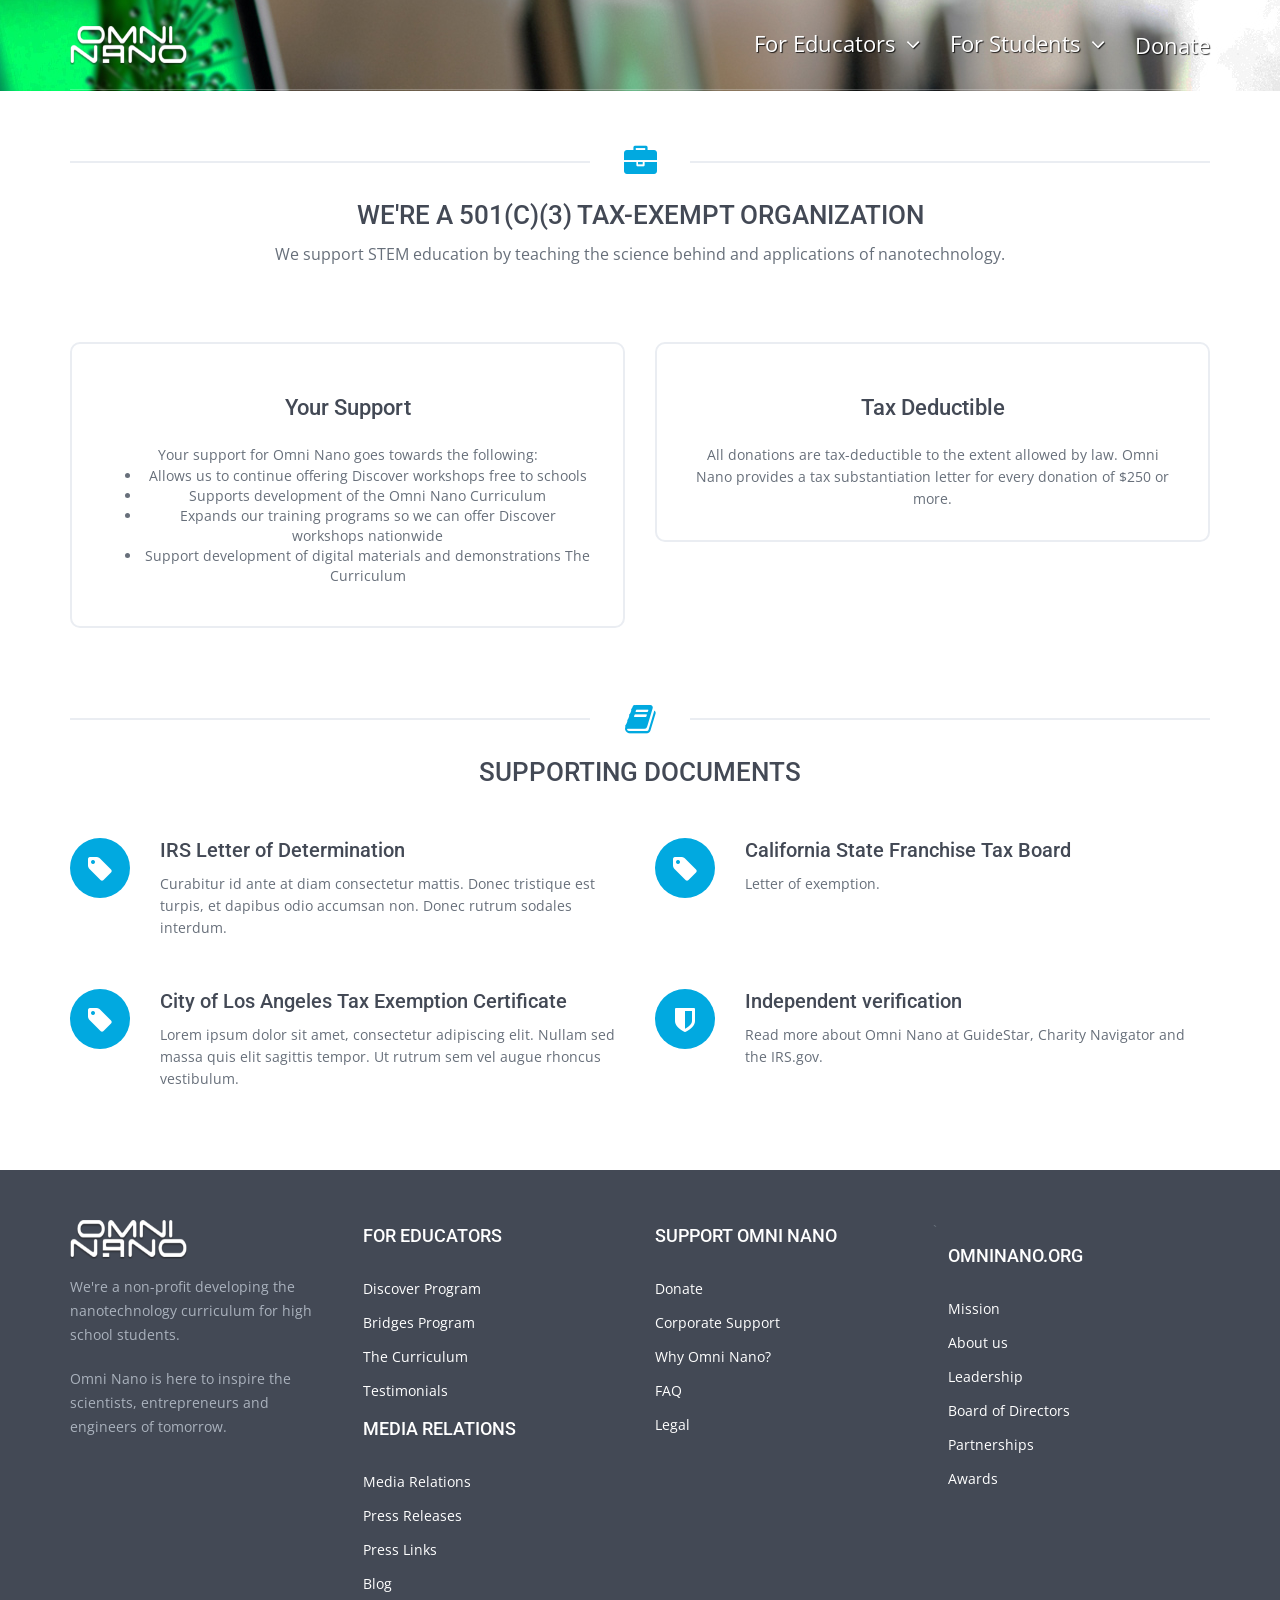
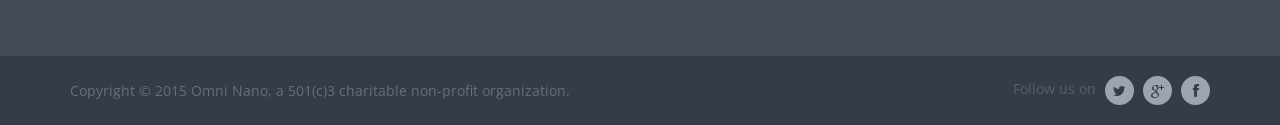
<file: legal.html>
<!DOCTYPE html>
<!--
  Name: Jednotka - Multipurpose Website HTML Template
  Author: http://themeforest.net/user/BublinaStudio
  Version: 1.6
-->
<!--[if lt IE 9]> <html class="lt-ie9" lang="en"> <![endif]-->
<!--[if !IE] -->
<html lang='en'>
  <!-- <![endif] -->
  <head>
    <title>Legal | About Omni Nano</title>
    <meta content='blog, business, clean, multipurpose template, twitter bootstrap 3, responsive' name='keywords'>
    <meta content='Jednotka is multipurpose Twitter Bootstrap 3 template which is suitable for any type of business or online project. ' name='description'>
    <meta content='BublinaStudio.com' name='author'>
    <meta content='all' name='robots'>
    <meta content='text/html; charset=utf-8' http-equiv='Content-Type'>
    <meta content='width=device-width, initial-scale=1.0' name='viewport'>
    <!--[if IE]> <meta http-equiv='X-UA-Compatible' content='IE=edge,chrome=1'> <![endif]-->
    <link href='assets/images/meta_icons/favicon.ico' rel='shortcut icon' type='image/x-icon'>
    <link href='assets/images/meta_icons/apple-touch-icon.png' rel='apple-touch-icon-precomposed'>
    <!-- / required stylesheets -->
    <link href="assets/stylesheets/bootstrap/bootstrap.min.css" media="all" id="bootstrap" rel="stylesheet" type="text/css" />
    <link href="assets/stylesheets/jednotka_blue.css" media="all" id="colors" rel="stylesheet" type="text/css" />
    <!-- / not required stylesheets -->
    <link href="assets/stylesheets/demo.css" media="all" rel="stylesheet" type="text/css" />
    <!--[if lt IE 9]>
      <script src="assets/javascripts/ie/html5shiv.js" type="text/javascript"></script>
      <script src="assets/javascripts/ie/respond.min.js" type="text/javascript"></script>
    <![endif]-->
  </head>
  <body class=''>
    <div id='wrapper'>
      <header id='header'>
        <div class='container'>
          <nav class='navbar navbar-collapsed-sm navbar-default' id='nav' role='navigation'>
            <div class='navbar-header'>
              <button class='navbar-toggle' data-target='.navbar-header-collapse' data-toggle='collapse' type='button'>
                <span class='sr-only'>Toggle navigation</span>
                <span class='icon-bar'></span>
                <span class='icon-bar'></span>
                <span class='icon-bar'></span>
              </button>
              <a class='navbar-brand' href='index.html'>
                <img alt="Omni Nano" width="117" height="39" src="assets/images/omni-logo.png" />
              </a>
            </div>
            <div class='collapse navbar-collapse navbar-header-collapse'>
              <ul class='nav navbar-nav navbar-right'>
                <li class='dropdown'>
                  <a class='dropdown-toggle' data-delay='50' data-hover='dropdown' data-toggle='dropdown' href='educators.html'>
                    <span>
                      For Educators
                      <i class='fa-icon-angle-down'></i>
                    </span>
                  </a>
                  <ul class='dropdown-menu' role='menu'>
                    <li class=''>
                      <a href='educators.html'>Discover Program</a>
                    </li>
                    <li class=''>
                      <a href='educators.html'>Bridges Program</a>
                    </li>
                    <li class=''>
                      <a href='educators.html'>The Curriculum</a>
                    </li>
                    <li>
                      <a href='faq.html'>FAQ</a>
                    </li>
                  </ul>
                </li>
                <li class='dropdown'>
                  <a class='dropdown-toggle' data-delay='50' data-hover='dropdown' data-toggle='dropdown' href='syllabus.html'>
                    <span>
                      For Students
                      <i class='fa-icon-angle-down'></i>
                    </span>
                  </a>
                  <ul class='dropdown-menu' role='menu'>
                    <li class=''>
                      <a href='syllabus.html'>Course Syllabus</a>
                    </li>
                  </ul>
                </li>
                <li class='dropdown'>
                  <a href='donate.html'>
                    <span>
                      Donate
                    </span>
                  </a>
                </li>
              </ul>
            </div>
          </nav>
        </div>
      </header>
      <div id='main' role='main'>
        <div id='main-content'>
          <div class='container'>
            <div class='row'>
              <div class='col-sm-12'>
                <div class='page-header page-header-with-icon no-mg-t'>
                  <i class='fa-icon-briefcase'></i>
                  <h2>
                    we're a 501(c)(3) tax-exempt organization
                    <small>We support STEM education by teaching the science behind and applications of nanotechnology.</small>
                  </h2>                  
                </div>
              </div>
              <div class='col-sm-6 panel-item'>
                <a class='panel panel-circle-contrast' href='#'>
                  <div class='panel-body'>
                    <h2 class='panel-title'>Your Support</h2>
                    <p>
                      Your support for Omni Nano goes towards the following:
                      <ul>
                        <li>Allows us to continue offering Discover workshops free to schools</li>
                        <li>Supports development of the Omni Nano Curriculum</li>
                        <li>Expands our training programs so we can offer Discover workshops nationwide</li>
                        <li>Support development of digital materials and demonstrations The Curriculum</li>
                      </ul>
                    </p>
                  </div>
                </a>
              </div>
              <div class='col-sm-6 panel-item'>
                <a class='panel panel-circle-contrast' href='#'>
                  <div class='panel-body'>
                    <h2 class='panel-title'>Tax Deductible</h2>
                    <p>
                      All donations are tax-deductible to the extent allowed by law. Omni Nano provides a tax substantiation letter for every donation of $250 or more.  
                    </p>
                  </div>
                </a>
              </div>              
            </div>


            <div class='row'>
              <div class='col-sm-12'>
                <div class='page-header page-header-with-icon'>
                  <i class='fa-icon-book'></i>
                  <h2>
                    Supporting Documents
                  </h2>
                </div>
                <div class='icon-boxes icon-boxes-lg'>
                  <div class='row'>
                    <div class='col-sm-6 icon-box'>
                      <div class='icon icon-wrap icon-circle icon-lg contrast-bg'>
                        <i class='fa-icon-tag text-white'></i>
                      </div>
                      <div class='content'>
                        <h3 class='title'>IRS Letter of Determination</h3>
                        <p>Curabitur id ante at diam consectetur mattis. Donec tristique est turpis, et dapibus odio accumsan non. Donec rutrum sodales interdum.</p>
                      </div>
                    </div>
                    <div class='col-sm-6 icon-box'>
                      <div class='icon icon-wrap icon-circle icon-lg contrast-bg'>
                        <i class='fa-icon-tag text-white'></i>
                      </div>
                      <div class='content'>
                        <h3 class='title'>California State Franchise Tax Board</h3>
                        <p>Letter of exemption.</p>
                      </div>
                    </div>
                  </div>
                  <div class='row'>
                    <div class='col-sm-6 icon-box'>
                      <div class='icon icon-wrap icon-circle icon-lg contrast-bg'>
                        <i class='fa-icon-tag text-white'></i>
                      </div>
                      <div class='content'>
                        <h3 class='title'>City of Los Angeles Tax Exemption Certificate</h3>
                        <p>Lorem ipsum dolor sit amet, consectetur adipiscing elit. Nullam sed massa quis elit sagittis tempor. Ut rutrum sem vel augue rhoncus vestibulum.</p>
                      </div>
                    </div>
                    <div class='col-sm-6 icon-box'>
                      <div class='icon icon-wrap icon-circle icon-lg contrast-bg'>
                        <i class='fa-icon-shield text-white'></i>
                      </div>
                      <div class='content'>
                        <h3 class='title'>Independent verification</h3>
                        <p>Read more about Omni Nano at GuideStar, Charity Navigator and the IRS.gov.</p>
                      </div>
                    </div>
                  </div>
                </div>
              </div>
            </div>
          </div>
        </div>
        <div class='fade' id='scroll-to-top'>
          <i class='fa-icon-chevron-up'></i>
        </div>
      </div>
      <footer id='footer'>
        <div id='footer-main'>
          <div class='container'>
            <div class='row'>
              <div class='col-md-3 col-sm-6 info-box'>
                <div class='logo-container'>
                  <img alt="Jednotka" width="117" height="39" src="assets/images/omni-logo.png" />
                </div>
                <p class='no-mg-b'>We're a non-profit developing the nanotechnology curriculum for high school students.</p>
                <br />
                <p>Omni Nano is here to inspire the scientists, entrepreneurs and engineers of tomorrow.</p>
              </div>
              <div class='col-md-3 col-sm-6 info-box'>
                <h2 class='title'>For Educators</h2>
                <div>
                  <p><a href="educators.html">Discover Program</a></p>
                  <p><a href="educators.html">Bridges Program</a></p>
                  <p><a href="educators.html">The Curriculum</a></p>
                  <p><a href="testimonials.html">Testimonials</a></p>                  
                </div>
                <h2 class='title'>Media Relations</h2>
                <div>
                  <p><a href="press.html">Media Relations</a></p>
                  <p><a href="press.html">Press Releases</a></p>
                  <p><a href="press.html">Press Links</a></p>
                  <p><a href="#">Blog</a></p>                  
                </div>
              </div>
`              <div class='col-md-3 col-sm-6 info-box social-box'>
                <h2 class='title'>Support Omni Nano</h2>
                <p><a href="donate.html">Donate</a></p>
                <p><a href="partnerships.html">Corporate Support</a></p>
                <p><a href="about_us.html">Why Omni Nano?</a></p>
                <p><a href="faq.html">FAQ</a></p>
                <p><a href="legal.html">Legal</a></p>
              </div>
              <div class='col-md-3 col-sm-6 info-box'>
                <div>
                  <h2 class='title'>OmniNano.org</h2>
                  <p><a href="">Mission</a></p>
                  <p><a href="">About us</a></p>
                  <p><a href="">Leadership</a></p>
                  <p><a href="">Board of Directors</a></p>
                  <p><a href="partnerships.html">Partnerships</a></p>
                  <p><a href="awards.html">Awards</a></p> 
                </div>
              </div>
            </div>
          </div>
        </div>
        <div id='footer-copyright'>
          <div class='container'>
            <div class='row'>
              <div class='col-lg-12 clearfix'>
                <p class='copyright'>
                  Copyright
                  &copy;
                  2015 Omni Nano, a 501(c)3 charitable non-profit organization.  
                </p>
                <div class='links'>
                  Follow us on 
                  <a class='btn btn-circle btn-medium-light btn-sm' href='http://www.twitter.com/omninano'>
                    <i class='fa-icon-twitter text-dark'></i>
                  </a>
                  <a class='btn btn-circle btn-medium-light btn-sm' href='https://plus.google.com/+OmniNano'>
                    <i class='fa-icon-google-plus text-dark'></i>
                  </a>
                  <a class='btn btn-circle btn-medium-light btn-sm' href='http://www.facebook.com/omninano'>
                    <i class='fa-icon-facebook text-dark'></i>
                  </a>
                </div>
              </div>
            </div>
          </div>
        </div>
      </footer>
    </div>
    <!-- / required javascripts -->
    <script src="assets/javascripts/jquery/jquery.min.js" type="text/javascript"></script>
    <script src="assets/javascripts/jquery/jquery.mobile.custom.min.js" type="text/javascript"></script>
    <script src="assets/javascripts/bootstrap/bootstrap.min.js" type="text/javascript"></script>
    <script src="assets/javascripts/plugins/modernizr/modernizr.custom.min.js" type="text/javascript"></script>
    <script src="assets/javascripts/plugins/hover_dropdown/twitter-bootstrap-hover-dropdown.min.js" type="text/javascript"></script>
    <script src="assets/javascripts/plugins/retina/retina.min.js" type="text/javascript"></script>
    <script src="assets/javascripts/plugins/knob/jquery.knob.js" type="text/javascript"></script>
    <script src="assets/javascripts/plugins/isotope/jquery.isotope.min.js" type="text/javascript"></script>
    <script src="assets/javascripts/plugins/isotope/jquery.isotope.sloppy-masonry.min.js" type="text/javascript"></script>
    <script src="assets/javascripts/plugins/validate/jquery.validate.min.js" type="text/javascript"></script>
    <script src="assets/javascripts/plugins/flexslider/jquery.flexslider.min.js" type="text/javascript"></script>
    <script src="assets/javascripts/plugins/countdown/countdown.js" type="text/javascript"></script>
    <script src="assets/javascripts/plugins/nivo_lightbox/nivo-lightbox.min.js" type="text/javascript"></script>
    <script src="assets/javascripts/plugins/cycle/jquery.cycle.all.min.js" type="text/javascript"></script>
    <script src="assets/javascripts/jednotka.js" type="text/javascript"></script>
    
    <!-- / not required javascripts -->
    <script src="assets/javascripts/demo.js" type="text/javascript"></script>
  </body>
</html>
</file>
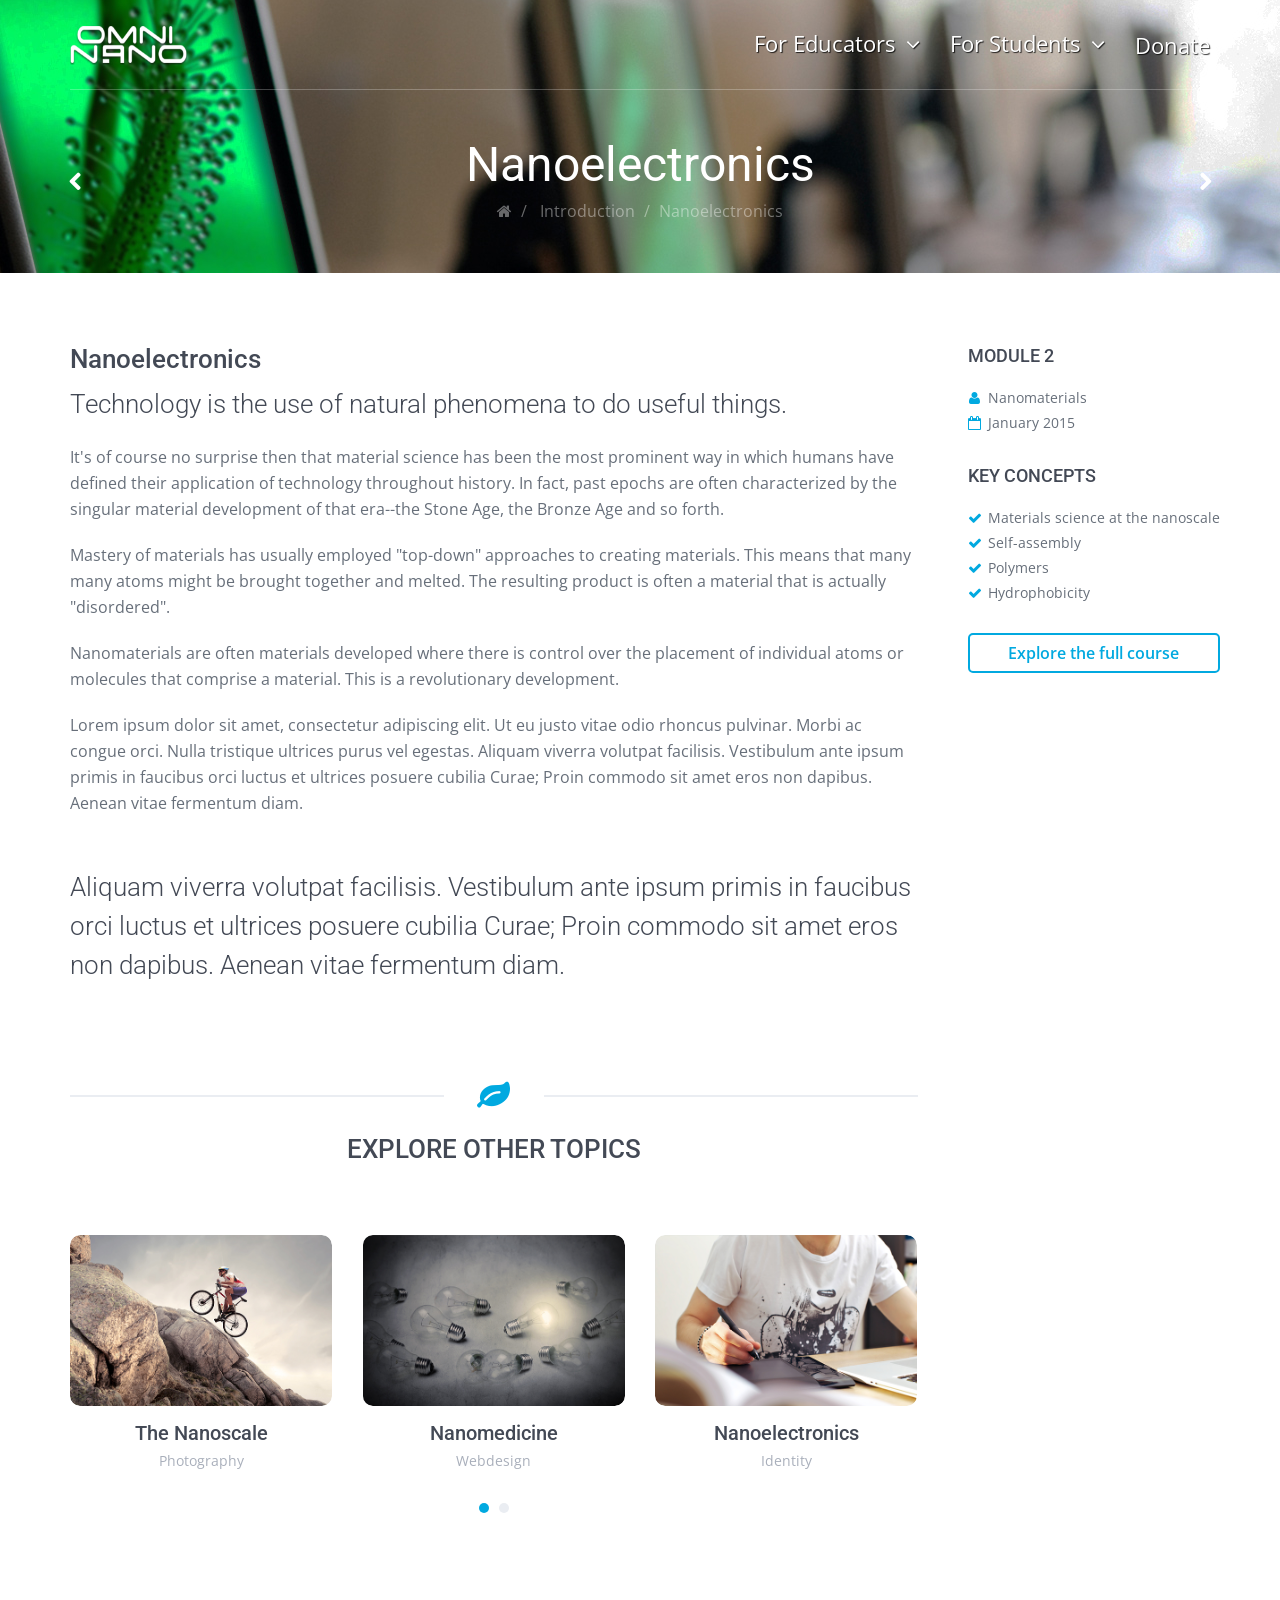
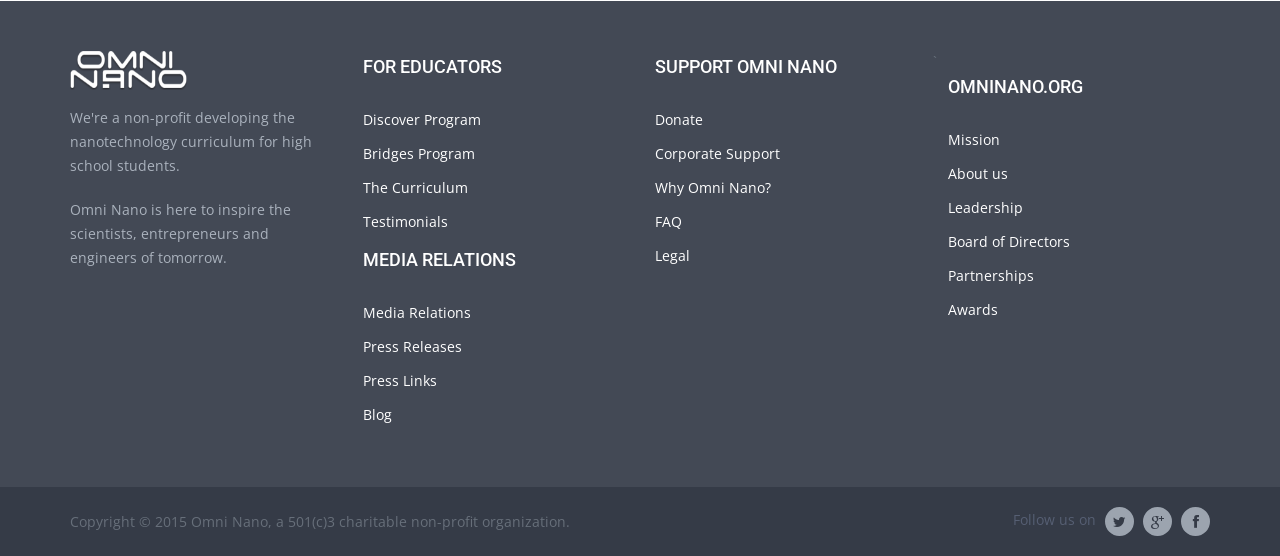
<file: nanoelectronics_detail.html>
<!DOCTYPE html>
<!--
  Name: Jednotka - Multipurpose Website HTML Template
  Author: http://themeforest.net/user/BublinaStudio
  Version: 1.6
-->
<!--[if lt IE 9]> <html class="lt-ie9" lang="en"> <![endif]-->
<!--[if !IE] -->
<html lang='en'>
  <!-- <![endif] -->
  <head>
    <title>Omni Nano - The Curriculum to inspire the scientists, entrepreneurs and engineers of tomorrow!</title>
    <meta content='blog, business, clean, multipurpose template, twitter bootstrap 3, responsive' name='keywords'>
    <meta content='Jednotka is multipurpose Twitter Bootstrap 3 template which is suitable for any type of business or online project. ' name='description'>
    <meta content='BublinaStudio.com' name='author'>
    <meta content='all' name='robots'>
    <meta content='text/html; charset=utf-8' http-equiv='Content-Type'>
    <meta content='width=device-width, initial-scale=1.0' name='viewport'>
    <!--[if IE]> <meta http-equiv='X-UA-Compatible' content='IE=edge,chrome=1'> <![endif]-->
    <link href='assets/images/meta_icons/favicon.ico' rel='shortcut icon' type='image/x-icon'>
    <link href='assets/images/meta_icons/apple-touch-icon.png' rel='apple-touch-icon-precomposed'>
    <!-- / required stylesheets -->
    <link href="assets/stylesheets/bootstrap/bootstrap.min.css" media="all" id="bootstrap" rel="stylesheet" type="text/css" />
    <link href="assets/stylesheets/jednotka_blue.css" media="all" id="colors" rel="stylesheet" type="text/css" />
    <!-- / not required stylesheets -->
    <link href="assets/stylesheets/demo.css" media="all" rel="stylesheet" type="text/css" />
    <!--[if lt IE 9]>
      <script src="assets/javascripts/ie/html5shiv.js" type="text/javascript"></script>
      <script src="assets/javascripts/ie/respond.min.js" type="text/javascript"></script>
    <![endif]-->
  </head>
  <body class=''>
    <div id='wrapper'>
      <header id='header'>
        <div class='container'>
          <nav class='navbar navbar-collapsed-sm navbar-default' id='nav' role='navigation'>
            <div class='navbar-header'>
              <button class='navbar-toggle' data-target='.navbar-header-collapse' data-toggle='collapse' type='button'>
                <span class='sr-only'>Toggle navigation</span>
                <span class='icon-bar'></span>
                <span class='icon-bar'></span>
                <span class='icon-bar'></span>
              </button>
              <a class='navbar-brand' href='index.html'>
                <img alt="Jednotka" width="117" height="39" src="assets/images/omni-logo.png" />
              </a>
            </div>
            <div class='collapse navbar-collapse navbar-header-collapse'>
              <ul class='nav navbar-nav navbar-right'>
                <li class='dropdown'>
                  <a class='dropdown-toggle' data-delay='50' data-hover='dropdown' data-toggle='dropdown' href='educators.html'>
                    <span>
                      For Educators
                      <i class='fa-icon-angle-down'></i>
                    </span>
                  </a>
                  <ul class='dropdown-menu' role='menu'>
                    <li class=''>
                      <a href='educators.html'>Discover Program</a>
                    </li>
                    <li class=''>
                      <a href='educators.html'>Bridges Program</a>
                    </li>
                    <li class=''>
                      <a href='educators.html'>The Curriculum</a>
                    </li>
                    <li>
                      <a href='faq.html'>FAQ</a>
                    </li>
                  </ul>
                </li>
                <li class='dropdown'>
                  <a class='dropdown-toggle' data-delay='50' data-hover='dropdown' data-toggle='dropdown' href='syllabus.html'>
                    <span>
                      For Students
                      <i class='fa-icon-angle-down'></i>
                    </span>
                  </a>
                  <ul class='dropdown-menu' role='menu'>
                    <li class=''>
                      <a href='syllabus.html'>Course Syllabus</a>
                    </li>
                  </ul>
                </li>
                <li class='dropdown'>
                  <a href='donate.html'>
                    <span>
                      Donate
                    </span>
                  </a>
                  <ul class='dropdown-menu' role='menu'>
                    <li class=''>
                      <a href='blog_small.html'>Small image</a>
                    </li>
                    <li class=''>
                      <a href='blog_large.html'>Large image</a>
                    </li>
                    <li class=''>
                      <a href='blog_single_post.html'>Single post</a>
                    </li>
                  </ul>
                </li>
              </ul>
            </div>
          </nav>
        </div>
      </header>
      <div id='main' role='main'>
        <div id='main-content-header'>
          <div class='container'>
            <div class='row'>
              <div class='col-sm-12'>
                <h1 class='title'>
                  Nanoelectronics
                </h1>
                <ol class='breadcrumb'>
                  <li>
                    <a href='index.html'>
                      <i class='fa-icon-home'></i>
                    </a>
                  </li>
                  <li>
                    <a href='syllabus.html'>
                      Introduction
                    </a>
                  </li>
                  <li class='active'>Nanoelectronics</li>
                </ol>
                <div class='directional'>
                  <a class='has-tooltip left' data-placement='right' data-title='Previous project' href='nanomedicine_detail.html'>
                    <i class='fa-icon-chevron-left'></i>
                  </a>
                  <a class='has-tooltip right' data-placement='left' data-title='Next project' href='nanoscale_detail.html'>
                    <i class='fa-icon-chevron-right'></i>
                  </a>
                </div>
              </div>
            </div>
          </div>
        </div>
        <div id='main-content'>
          <div class='container'>
            <div class='row'>
              <div class='col-md-push-9 col-sm-push-8 col-sm-4 col-md-3'>
                <nav class='sidebar sidebar-fixed'>
                  <button class='btn btn-block btn-contrast sidebar-toggle' data-target='.sidebar-collapse' data-toggle='collapse' type='button'>
                    <span class='sr-only'>Toggle navigation</span>
                    <span class='icon-bar'></span>
                    <span class='icon-bar'></span>
                    <span class='icon-bar'></span>
                  </button>
                  <div class='sidebar-collapse collapse'>
                    <div class='box'>
                      <h3 class='title'>Module 2</h3>
                      <ul class='list-unstyled list-padded'>
                        <li>
                          <i class='fa-icon-user text-contrast fa-icon-fixed-width'></i>
                          Nanomaterials
                        </li>
                        <li>
                          <i class='fa-icon-calendar-empty text-contrast fa-icon-fixed-width'></i>
                          January 2015
                        </li>
                      </ul>
                    </div>
                    <div class='box'>
                      <h3 class='title'>Key concepts</h3>
                      <ul class='list-unstyled list-padded'>
                        <li>
                          <i class='fa-icon-ok text-contrast fa-icon-fixed-width'></i>
                          Materials science at the nanoscale
                        </li>
                        <li>
                          <i class='fa-icon-ok text-contrast fa-icon-fixed-width'></i>
                          Self-assembly
                        </li>
                        <li>
                          <i class='fa-icon-ok text-contrast fa-icon-fixed-width'></i>
                          Polymers
                        </li>
                        <li>
                          <i class='fa-icon-ok text-contrast fa-icon-fixed-width'></i>
                          Hydrophobicity
                        </li>
                      </ul>
                    </div>
                    <div class='box'><a class="btn btn-contrast btn-bordered btn-block" href="#">Explore the full course</a></div>
                  </div>
                </nav>
              </div>
              <div class='col-md-pull-3 col-sm-pull-4 col-sm-8 col-md-9'>
                <div class='row'>
                  <div class='col-sm-12'>
                    <h2 class='no-mg-t'>Nanoelectronics</h2>
                    <p class='lead'>
                      Technology is the use of natural phenomena to do useful things.  
                    </p>

                    <p class='lead lead-sm'>
                      It's of course no surprise then that material science has been the most prominent way in which humans have defined their application of technology throughout history.  In fact, past epochs are often characterized by the singular material development of that era--the Stone Age, the Bronze Age and so forth.
                    </p>

                    <p class='lead lead-sm'>
                      Mastery of materials has usually employed "top-down" approaches to creating materials.  This means that many many atoms might be brought together and melted.  The resulting product is often a material that is actually "disordered".  
                    </p>

                    <p class='lead lead-sm'>
                      Nanomaterials are often materials developed where there is control over the placement of individual atoms or molecules that comprise a material.  This is a revolutionary development.  
                    </p>   

                    <p class='lead lead-sm'>
                      Lorem ipsum dolor sit amet, consectetur adipiscing elit. Ut eu justo vitae odio rhoncus pulvinar. Morbi ac congue orci. Nulla tristique ultrices purus vel egestas. Aliquam viverra volutpat facilisis. Vestibulum ante ipsum primis in faucibus orci luctus et ultrices posuere cubilia Curae; Proin commodo sit amet eros non dapibus. Aenean vitae fermentum diam.
                    </p>
                    <hr class='hr-invisible hr-half'>
                    <p class='lead'>Aliquam viverra volutpat facilisis. Vestibulum ante ipsum primis in faucibus orci luctus et ultrices posuere cubilia Curae; Proin commodo sit amet eros non dapibus. Aenean vitae fermentum diam.</p>
                  </div>
                </div>
                <div class='row'>
                  <div class='col-sm-12'>
                    <div class='page-header page-header-with-icon'>
                      <i class='fa-icon-leaf'></i>
                      <h2>
                        Explore other topics
                      </h2>
                    </div>
                    <div class='row portfolio-boxes'>
                      <div class='carousel carousel-default slide carousel-auto' id='carousel-related-work'>
                        <div class='carousel-inner'>
                          <div class='item active'>
                            <div class='col-sm-4 portfolio-box'>
                              <a href='portfolio_detail.html'>
                                <div class='image-link'>
                                  <i class='fa-icon-search'></i>
                                  <img class="img-responsive img-rounded center-block" alt="Etiam vestibulum" width="262" height="171" src="assets/images/demo/portfolio/1.jpg" />
                                </div>
                                <h3 class='title'>The Nanoscale</h3>
                                <p class='category'>Photography</p>
                              </a>
                            </div>
                            <div class='col-sm-4 portfolio-box'>
                              <a href='portfolio_detail.html'>
                                <div class='image-link'>
                                  <i class='fa-icon-link'></i>
                                  <img class="img-responsive img-rounded center-block" alt="Malesuada" width="262" height="171" src="assets/images/demo/portfolio/2.jpg" />
                                </div>
                                <h3 class='title'>Nanomedicine</h3>
                                <p class='category'>Webdesign</p>
                              </a>
                            </div>
                            <div class='col-sm-4 portfolio-box'>
                              <a href='portfolio_detail.html'>
                                <div class='image-link'>
                                  <i class='fa-icon-search'></i>
                                  <img class="img-responsive img-rounded center-block" alt="Dictum vulputate" width="262" height="171" src="assets/images/demo/portfolio/3.jpg" />
                                </div>
                                <h3 class='title'>Nanoelectronics</h3>
                                <p class='category'>Identity</p>
                              </a>
                            </div>
                          </div>
                          <div class='item'>
                            <div class='col-sm-4 portfolio-box'>
                              <a href='portfolio_detail.html'>
                                <div class='image-link'>
                                  <i class='fa-icon-search'></i>
                                  <img class="img-responsive img-rounded center-block" alt="Malesuada" width="262" height="171" src="assets/images/demo/portfolio/7.jpg" />
                                </div>
                                <h3 class='title'>Malesuada</h3>
                                <p class='category'>Webdesign</p>
                              </a>
                            </div>
                          </div>
                        </div>
                        <ol class='carousel-indicators'>
                          <li class='active' data-slide-to='0' data-target='#carousel-related-work'></li>
                          <li data-slide-to='1' data-target='#carousel-related-work'></li>
                        </ol>
                      </div>
                    </div>
                  </div>
                </div>
              </div>
            </div>
          </div>
        </div>
        <div class='fade' id='scroll-to-top'>
          <i class='fa-icon-chevron-up'></i>
        </div>
      </div>
      <footer id='footer'>
        <div id='footer-main'>
          <div class='container'>
            <div class='row'>
              <div class='col-md-3 col-sm-6 info-box'>
                <div class='logo-container'>
                  <img alt="Jednotka" width="117" height="39" src="assets/images/omni-logo.png" />
                </div>
                <p class='no-mg-b'>We're a non-profit developing the nanotechnology curriculum for high school students.</p>
                <br />
                <p>Omni Nano is here to inspire the scientists, entrepreneurs and engineers of tomorrow.</p>
              </div>
              <div class='col-md-3 col-sm-6 info-box'>
                <h2 class='title'>For Educators</h2>
                <div>
                  <p><a href="">Discover Program</a></p>
                  <p><a href="">Bridges Program</a></p>
                  <p><a href="">The Curriculum</a></p>
                  <p><a href="#">Testimonials</a></p>                  
                </div>
                <h2 class='title'>Media Relations</h2>
                <div>
                  <p><a href="">Media Relations</a></p>
                  <p><a href="">Press Releases</a></p>
                  <p><a href="">Press Links</a></p>
                  <p><a href="#">Blog</a></p>                  
                </div>
              </div>
`              <div class='col-md-3 col-sm-6 info-box social-box'>
                <h2 class='title'>Support Omni Nano</h2>
                <p><a href="">Donate</a></p>
                <p><a href="">Corporate Support</a></p>
                <p><a href="">Why Omni Nano?</a></p>
                <p><a href="">FAQ</a></p>
                <p><a href="">Legal</a></p>
              </div>
              <div class='col-md-3 col-sm-6 info-box'>
                <div>
                  <h2 class='title'>OmniNano.org</h2>
                  <p><a href="">Mission</a></p>
                  <p><a href="">About us</a></p>
                  <p><a href="">Leadership</a></p>
                  <p><a href="">Board of Directors</a></p>
                  <p><a href="partnerships.html">Partnerships</a></p>
                  <p><a href="awards.html">Awards</a></p> 
                </div>
              </div>
            </div>
          </div>
        </div>
        <div id='footer-copyright'>
          <div class='container'>
            <div class='row'>
              <div class='col-lg-12 clearfix'>
                <p class='copyright'>
                  Copyright
                  &copy;
                  2015 Omni Nano, a 501(c)3 charitable non-profit organization.  
                </p>
                <div class='links'>
                  Follow us on 
                  <a class='btn btn-circle btn-medium-light btn-sm' href='http://www.twitter.com/omninano'>
                    <i class='fa-icon-twitter text-dark'></i>
                  </a>
                  <a class='btn btn-circle btn-medium-light btn-sm' href='https://plus.google.com/+OmniNano'>
                    <i class='fa-icon-google-plus text-dark'></i>
                  </a>
                  <a class='btn btn-circle btn-medium-light btn-sm' href='http://www.facebook.com/omninano'>
                    <i class='fa-icon-facebook text-dark'></i>
                  </a>
                </div>
              </div>
            </div>
          </div>
        </div>
      </footer>
    </div>
    <!-- / required javascripts -->
    <script src="assets/javascripts/jquery/jquery.min.js" type="text/javascript"></script>
    <script src="assets/javascripts/jquery/jquery.mobile.custom.min.js" type="text/javascript"></script>
    <script src="assets/javascripts/bootstrap/bootstrap.min.js" type="text/javascript"></script>
    <script src="assets/javascripts/plugins/modernizr/modernizr.custom.min.js" type="text/javascript"></script>
    <script src="assets/javascripts/plugins/hover_dropdown/twitter-bootstrap-hover-dropdown.min.js" type="text/javascript"></script>
    <script src="assets/javascripts/plugins/retina/retina.min.js" type="text/javascript"></script>
    <script src="assets/javascripts/plugins/knob/jquery.knob.js" type="text/javascript"></script>
    <script src="assets/javascripts/plugins/isotope/jquery.isotope.min.js" type="text/javascript"></script>
    <script src="assets/javascripts/plugins/isotope/jquery.isotope.sloppy-masonry.min.js" type="text/javascript"></script>
    <script src="assets/javascripts/plugins/validate/jquery.validate.min.js" type="text/javascript"></script>
    <script src="assets/javascripts/plugins/flexslider/jquery.flexslider.min.js" type="text/javascript"></script>
    <script src="assets/javascripts/plugins/countdown/countdown.js" type="text/javascript"></script>
    <script src="assets/javascripts/plugins/nivo_lightbox/nivo-lightbox.min.js" type="text/javascript"></script>
    <script src="assets/javascripts/plugins/cycle/jquery.cycle.all.min.js" type="text/javascript"></script>
    <script src="assets/javascripts/jednotka.js" type="text/javascript"></script>
    
    <!-- / not required javascripts -->
    <script src="assets/javascripts/demo.js" type="text/javascript"></script>
  </body>
</html>
</file>
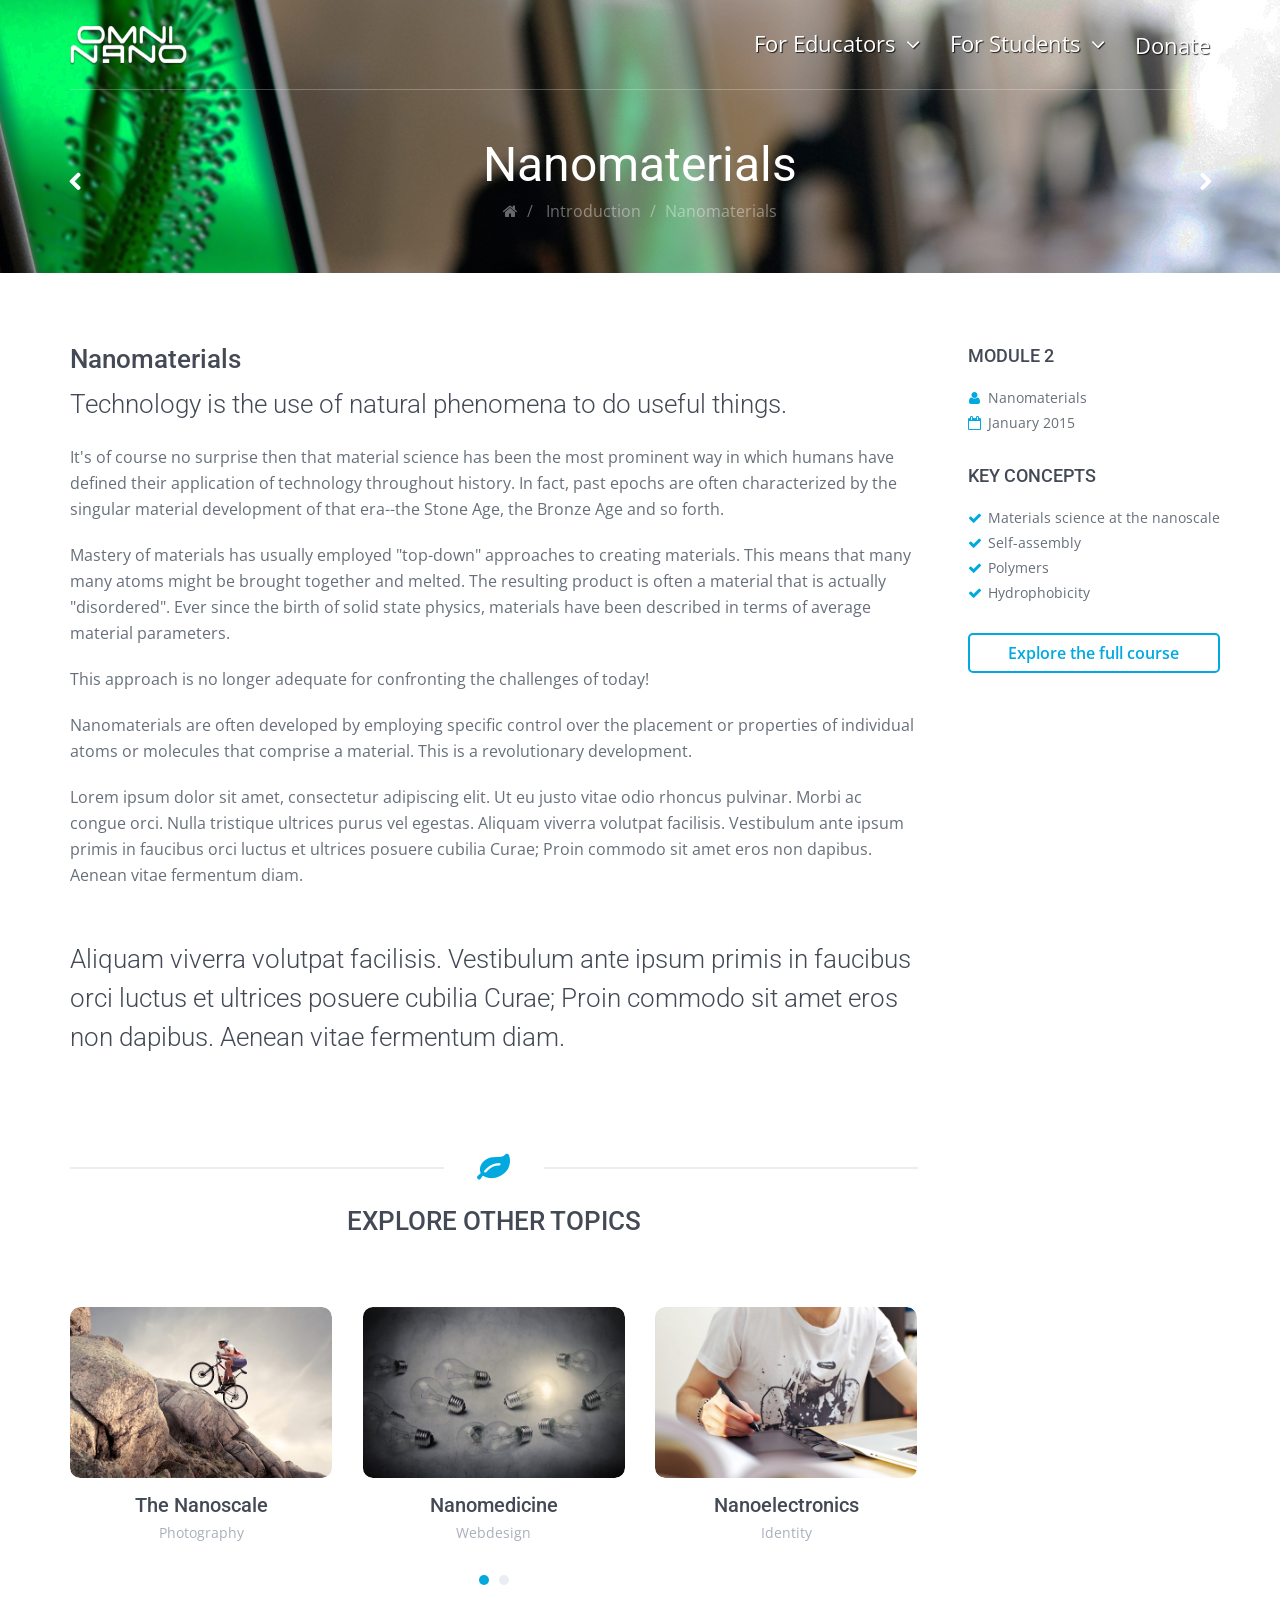
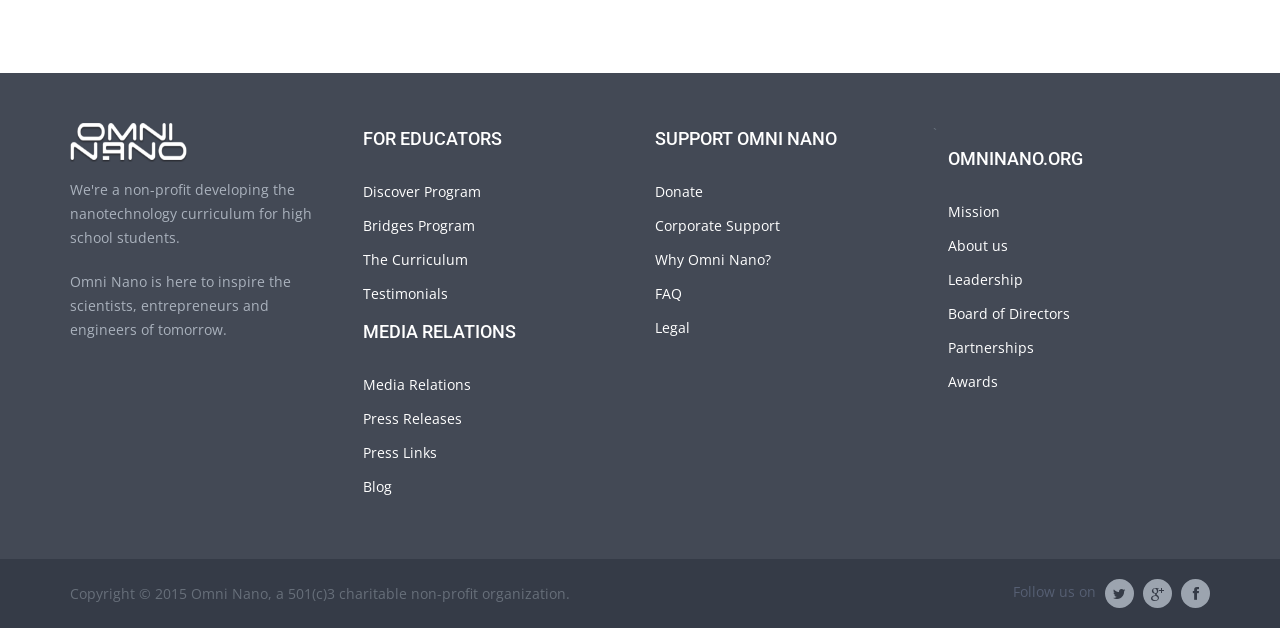
<file: nanomaterials_detail.html>
<!DOCTYPE html>
<!--
  Name: Jednotka - Multipurpose Website HTML Template
  Author: http://themeforest.net/user/BublinaStudio
  Version: 1.6
-->
<!--[if lt IE 9]> <html class="lt-ie9" lang="en"> <![endif]-->
<!--[if !IE] -->
<html lang='en'>
  <!-- <![endif] -->
  <head>
    <title>Omni Nano - The Curriculum to inspire the scientists, entrepreneurs and engineers of tomorrow!</title>
    <meta content='blog, business, clean, multipurpose template, twitter bootstrap 3, responsive' name='keywords'>
    <meta content='Jednotka is multipurpose Twitter Bootstrap 3 template which is suitable for any type of business or online project. ' name='description'>
    <meta content='BublinaStudio.com' name='author'>
    <meta content='all' name='robots'>
    <meta content='text/html; charset=utf-8' http-equiv='Content-Type'>
    <meta content='width=device-width, initial-scale=1.0' name='viewport'>
    <!--[if IE]> <meta http-equiv='X-UA-Compatible' content='IE=edge,chrome=1'> <![endif]-->
    <link href='assets/images/meta_icons/favicon.ico' rel='shortcut icon' type='image/x-icon'>
    <link href='assets/images/meta_icons/apple-touch-icon.png' rel='apple-touch-icon-precomposed'>
    <!-- / required stylesheets -->
    <link href="assets/stylesheets/bootstrap/bootstrap.min.css" media="all" id="bootstrap" rel="stylesheet" type="text/css" />
    <link href="assets/stylesheets/jednotka_blue.css" media="all" id="colors" rel="stylesheet" type="text/css" />
    <!-- / not required stylesheets -->
    <link href="assets/stylesheets/demo.css" media="all" rel="stylesheet" type="text/css" />
    <!--[if lt IE 9]>
      <script src="assets/javascripts/ie/html5shiv.js" type="text/javascript"></script>
      <script src="assets/javascripts/ie/respond.min.js" type="text/javascript"></script>
    <![endif]-->
  </head>
  <body class=''>
    <div id='wrapper'>
      <header id='header'>
        <div class='container'>
          <nav class='navbar navbar-collapsed-sm navbar-default' id='nav' role='navigation'>
            <div class='navbar-header'>
              <button class='navbar-toggle' data-target='.navbar-header-collapse' data-toggle='collapse' type='button'>
                <span class='sr-only'>Toggle navigation</span>
                <span class='icon-bar'></span>
                <span class='icon-bar'></span>
                <span class='icon-bar'></span>
              </button>
              <a class='navbar-brand' href='index.html'>
                <img alt="Jednotka" width="117" height="39" src="assets/images/omni-logo.png" />
              </a>
            </div>
            <div class='collapse navbar-collapse navbar-header-collapse'>
              <ul class='nav navbar-nav navbar-right'>
                <li class='dropdown'>
                  <a class='dropdown-toggle' data-delay='50' data-hover='dropdown' data-toggle='dropdown' href='educators.html'>
                    <span>
                      For Educators
                      <i class='fa-icon-angle-down'></i>
                    </span>
                  </a>
                  <ul class='dropdown-menu' role='menu'>
                    <li class=''>
                      <a href='educators.html'>Discover Program</a>
                    </li>
                    <li class=''>
                      <a href='educators.html'>Bridges Program</a>
                    </li>
                    <li class=''>
                      <a href='educators.html'>The Curriculum</a>
                    </li>
                    <li>
                      <a href='faq.html'>FAQ</a>
                    </li>
                  </ul>
                </li>
                <li class='dropdown'>
                  <a class='dropdown-toggle' data-delay='50' data-hover='dropdown' data-toggle='dropdown' href='syllabus.html'>
                    <span>
                      For Students
                      <i class='fa-icon-angle-down'></i>
                    </span>
                  </a>
                  <ul class='dropdown-menu' role='menu'>
                    <li class=''>
                      <a href='syllabus.html'>Course Syllabus</a>
                    </li>
                  </ul>
                </li>
                <li class='dropdown'>
                  <a href='donate.html'>
                    <span>
                      Donate
                    </span>
                  </a>
                  <ul class='dropdown-menu' role='menu'>
                    <li class=''>
                      <a href='blog_small.html'>Small image</a>
                    </li>
                    <li class=''>
                      <a href='blog_large.html'>Large image</a>
                    </li>
                    <li class=''>
                      <a href='blog_single_post.html'>Single post</a>
                    </li>
                  </ul>
                </li>
              </ul>
            </div>
          </nav>
        </div>
      </header>
      <div id='main' role='main'>
        <div id='main-content-header'>
          <div class='container'>
            <div class='row'>
              <div class='col-sm-12'>
                <h1 class='title'>
                  Nanomaterials
                </h1>
                <ol class='breadcrumb'>
                  <li>
                    <a href='index.html'>
                      <i class='fa-icon-home'></i>
                    </a>
                  </li>
                  <li>
                    <a href='syllabus.html'>
                      Introduction
                    </a>
                  </li>
                  <li class='active'>Nanomaterials</li>
                </ol>
                <div class='directional'>
                  <a class='has-tooltip left' data-placement='right' data-title='Previous project' href='nanoscale_detail.html'>
                    <i class='fa-icon-chevron-left'></i>
                  </a>
                  <a class='has-tooltip right' data-placement='left' data-title='Next project' href='nanomedicine_detail.html'>
                    <i class='fa-icon-chevron-right'></i>
                  </a>
                </div>
              </div>
            </div>
          </div>
        </div>
        <div id='main-content'>
          <div class='container'>
            <div class='row'>
              <div class='col-md-push-9 col-sm-push-8 col-sm-4 col-md-3'>
                <nav class='sidebar sidebar-fixed'>
                  <button class='btn btn-block btn-contrast sidebar-toggle' data-target='.sidebar-collapse' data-toggle='collapse' type='button'>
                    <span class='sr-only'>Toggle navigation</span>
                    <span class='icon-bar'></span>
                    <span class='icon-bar'></span>
                    <span class='icon-bar'></span>
                  </button>
                  <div class='sidebar-collapse collapse'>
                    <div class='box'>
                      <h3 class='title'>Module 2</h3>
                      <ul class='list-unstyled list-padded'>
                        <li>
                          <i class='fa-icon-user text-contrast fa-icon-fixed-width'></i>
                          Nanomaterials
                        </li>
                        <li>
                          <i class='fa-icon-calendar-empty text-contrast fa-icon-fixed-width'></i>
                          January 2015
                        </li>
                      </ul>
                    </div>
                    <div class='box'>
                      <h3 class='title'>Key concepts</h3>
                      <ul class='list-unstyled list-padded'>
                        <li>
                          <i class='fa-icon-ok text-contrast fa-icon-fixed-width'></i>
                          Materials science at the nanoscale
                        </li>
                        <li>
                          <i class='fa-icon-ok text-contrast fa-icon-fixed-width'></i>
                          Self-assembly
                        </li>
                        <li>
                          <i class='fa-icon-ok text-contrast fa-icon-fixed-width'></i>
                          Polymers
                        </li>
                        <li>
                          <i class='fa-icon-ok text-contrast fa-icon-fixed-width'></i>
                          Hydrophobicity
                        </li>
                      </ul>
                    </div>
                    <div class='box'><a class="btn btn-contrast btn-bordered btn-block" href="#">Explore the full course</a></div>
                  </div>
                </nav>
              </div>
              <div class='col-md-pull-3 col-sm-pull-4 col-sm-8 col-md-9'>
                <div class='row'>
                  <div class='col-sm-12'>
                    <h2 class='no-mg-t'>Nanomaterials</h2>
                    <p class='lead'>
                      Technology is the use of natural phenomena to do useful things.  
                    </p>

                    <p class='lead lead-sm'>
                      It's of course no surprise then that material science has been the most prominent way in which humans have defined their application of technology throughout history.  In fact, past epochs are often characterized by the singular material development of that era--the Stone Age, the Bronze Age and so forth.
                    </p>

                    <p class='lead lead-sm'>
                      Mastery of materials has usually employed "top-down" approaches to creating materials.  This means that many many atoms might be brought together and melted.  The resulting product is often a material that is actually "disordered".  Ever since the birth of solid state physics, materials have been described in terms of average material parameters.
                    </p>

                    <p class='lead lead-sm'>
                      This approach is no longer adequate for confronting the challenges of today!
                    </p>

                    <p class='lead lead-sm'>
                      Nanomaterials are often developed by employing specific control over the placement or properties of individual atoms or molecules that comprise a material.  This is a revolutionary development.  
                    </p>   

                    <p class='lead lead-sm'>
                      Lorem ipsum dolor sit amet, consectetur adipiscing elit. Ut eu justo vitae odio rhoncus pulvinar. Morbi ac congue orci. Nulla tristique ultrices purus vel egestas. Aliquam viverra volutpat facilisis. Vestibulum ante ipsum primis in faucibus orci luctus et ultrices posuere cubilia Curae; Proin commodo sit amet eros non dapibus. Aenean vitae fermentum diam.
                    </p>
                    <hr class='hr-invisible hr-half'>
                    <p class='lead'>Aliquam viverra volutpat facilisis. Vestibulum ante ipsum primis in faucibus orci luctus et ultrices posuere cubilia Curae; Proin commodo sit amet eros non dapibus. Aenean vitae fermentum diam.</p>
                  </div>
                </div>
                <div class='row'>
                  <div class='col-sm-12'>
                    <div class='page-header page-header-with-icon'>
                      <i class='fa-icon-leaf'></i>
                      <h2>
                        Explore other topics
                      </h2>
                    </div>
                    <div class='row portfolio-boxes'>
                      <div class='carousel carousel-default slide carousel-auto' id='carousel-related-work'>
                        <div class='carousel-inner'>
                          <div class='item active'>
                            <div class='col-sm-4 portfolio-box'>
                              <a href='portfolio_detail.html'>
                                <div class='image-link'>
                                  <i class='fa-icon-search'></i>
                                  <img class="img-responsive img-rounded center-block" alt="Etiam vestibulum" width="262" height="171" src="assets/images/demo/portfolio/1.jpg" />
                                </div>
                                <h3 class='title'>The Nanoscale</h3>
                                <p class='category'>Photography</p>
                              </a>
                            </div>
                            <div class='col-sm-4 portfolio-box'>
                              <a href='portfolio_detail.html'>
                                <div class='image-link'>
                                  <i class='fa-icon-link'></i>
                                  <img class="img-responsive img-rounded center-block" alt="Malesuada" width="262" height="171" src="assets/images/demo/portfolio/2.jpg" />
                                </div>
                                <h3 class='title'>Nanomedicine</h3>
                                <p class='category'>Webdesign</p>
                              </a>
                            </div>
                            <div class='col-sm-4 portfolio-box'>
                              <a href='portfolio_detail.html'>
                                <div class='image-link'>
                                  <i class='fa-icon-search'></i>
                                  <img class="img-responsive img-rounded center-block" alt="Dictum vulputate" width="262" height="171" src="assets/images/demo/portfolio/3.jpg" />
                                </div>
                                <h3 class='title'>Nanoelectronics</h3>
                                <p class='category'>Identity</p>
                              </a>
                            </div>
                          </div>
                        </div>
                        <ol class='carousel-indicators'>
                          <li class='active' data-slide-to='0' data-target='#carousel-related-work'></li>
                          <li data-slide-to='1' data-target='#carousel-related-work'></li>
                        </ol>
                      </div>
                    </div>
                  </div>
                </div>
              </div>
            </div>
          </div>
        </div>
        <div class='fade' id='scroll-to-top'>
          <i class='fa-icon-chevron-up'></i>
        </div>
      </div>
      <footer id='footer'>
        <div id='footer-main'>
          <div class='container'>
            <div class='row'>
              <div class='col-md-3 col-sm-6 info-box'>
                <div class='logo-container'>
                  <img alt="Jednotka" width="117" height="39" src="assets/images/omni-logo.png" />
                </div>
                <p class='no-mg-b'>We're a non-profit developing the nanotechnology curriculum for high school students.</p>
                <br />
                <p>Omni Nano is here to inspire the scientists, entrepreneurs and engineers of tomorrow.</p>
              </div>
              <div class='col-md-3 col-sm-6 info-box'>
                <h2 class='title'>For Educators</h2>
                <div>
                  <p><a href="">Discover Program</a></p>
                  <p><a href="">Bridges Program</a></p>
                  <p><a href="">The Curriculum</a></p>
                  <p><a href="#">Testimonials</a></p>                  
                </div>
                <h2 class='title'>Media Relations</h2>
                <div>
                  <p><a href="">Media Relations</a></p>
                  <p><a href="">Press Releases</a></p>
                  <p><a href="">Press Links</a></p>
                  <p><a href="#">Blog</a></p>                  
                </div>
              </div>
`              <div class='col-md-3 col-sm-6 info-box social-box'>
                <h2 class='title'>Support Omni Nano</h2>
                <p><a href="">Donate</a></p>
                <p><a href="">Corporate Support</a></p>
                <p><a href="">Why Omni Nano?</a></p>
                <p><a href="">FAQ</a></p>
                <p><a href="">Legal</a></p>
              </div>
              <div class='col-md-3 col-sm-6 info-box'>
                <div>
                  <h2 class='title'>OmniNano.org</h2>
                  <p><a href="">Mission</a></p>
                  <p><a href="">About us</a></p>
                  <p><a href="">Leadership</a></p>
                  <p><a href="">Board of Directors</a></p>
                  <p><a href="partnerships.html">Partnerships</a></p>
                  <p><a href="awards.html">Awards</a></p> 
                </div>
              </div>
            </div>
          </div>
        </div>
        <div id='footer-copyright'>
          <div class='container'>
            <div class='row'>
              <div class='col-lg-12 clearfix'>
                <p class='copyright'>
                  Copyright
                  &copy;
                  2015 Omni Nano, a 501(c)3 charitable non-profit organization.  
                </p>
                <div class='links'>
                  Follow us on 
                  <a class='btn btn-circle btn-medium-light btn-sm' href='http://www.twitter.com/omninano'>
                    <i class='fa-icon-twitter text-dark'></i>
                  </a>
                  <a class='btn btn-circle btn-medium-light btn-sm' href='https://plus.google.com/+OmniNano'>
                    <i class='fa-icon-google-plus text-dark'></i>
                  </a>
                  <a class='btn btn-circle btn-medium-light btn-sm' href='http://www.facebook.com/omninano'>
                    <i class='fa-icon-facebook text-dark'></i>
                  </a>
                </div>
              </div>
            </div>
          </div>
        </div>
      </footer>
    </div>
    <!-- / required javascripts -->
    <script src="assets/javascripts/jquery/jquery.min.js" type="text/javascript"></script>
    <script src="assets/javascripts/jquery/jquery.mobile.custom.min.js" type="text/javascript"></script>
    <script src="assets/javascripts/bootstrap/bootstrap.min.js" type="text/javascript"></script>
    <script src="assets/javascripts/plugins/modernizr/modernizr.custom.min.js" type="text/javascript"></script>
    <script src="assets/javascripts/plugins/hover_dropdown/twitter-bootstrap-hover-dropdown.min.js" type="text/javascript"></script>
    <script src="assets/javascripts/plugins/retina/retina.min.js" type="text/javascript"></script>
    <script src="assets/javascripts/plugins/knob/jquery.knob.js" type="text/javascript"></script>
    <script src="assets/javascripts/plugins/isotope/jquery.isotope.min.js" type="text/javascript"></script>
    <script src="assets/javascripts/plugins/isotope/jquery.isotope.sloppy-masonry.min.js" type="text/javascript"></script>
    <script src="assets/javascripts/plugins/validate/jquery.validate.min.js" type="text/javascript"></script>
    <script src="assets/javascripts/plugins/flexslider/jquery.flexslider.min.js" type="text/javascript"></script>
    <script src="assets/javascripts/plugins/countdown/countdown.js" type="text/javascript"></script>
    <script src="assets/javascripts/plugins/nivo_lightbox/nivo-lightbox.min.js" type="text/javascript"></script>
    <script src="assets/javascripts/plugins/cycle/jquery.cycle.all.min.js" type="text/javascript"></script>
    <script src="assets/javascripts/jednotka.js" type="text/javascript"></script>
    
    <!-- / not required javascripts -->
    <script src="assets/javascripts/demo.js" type="text/javascript"></script>
  </body>
</html>
</file>
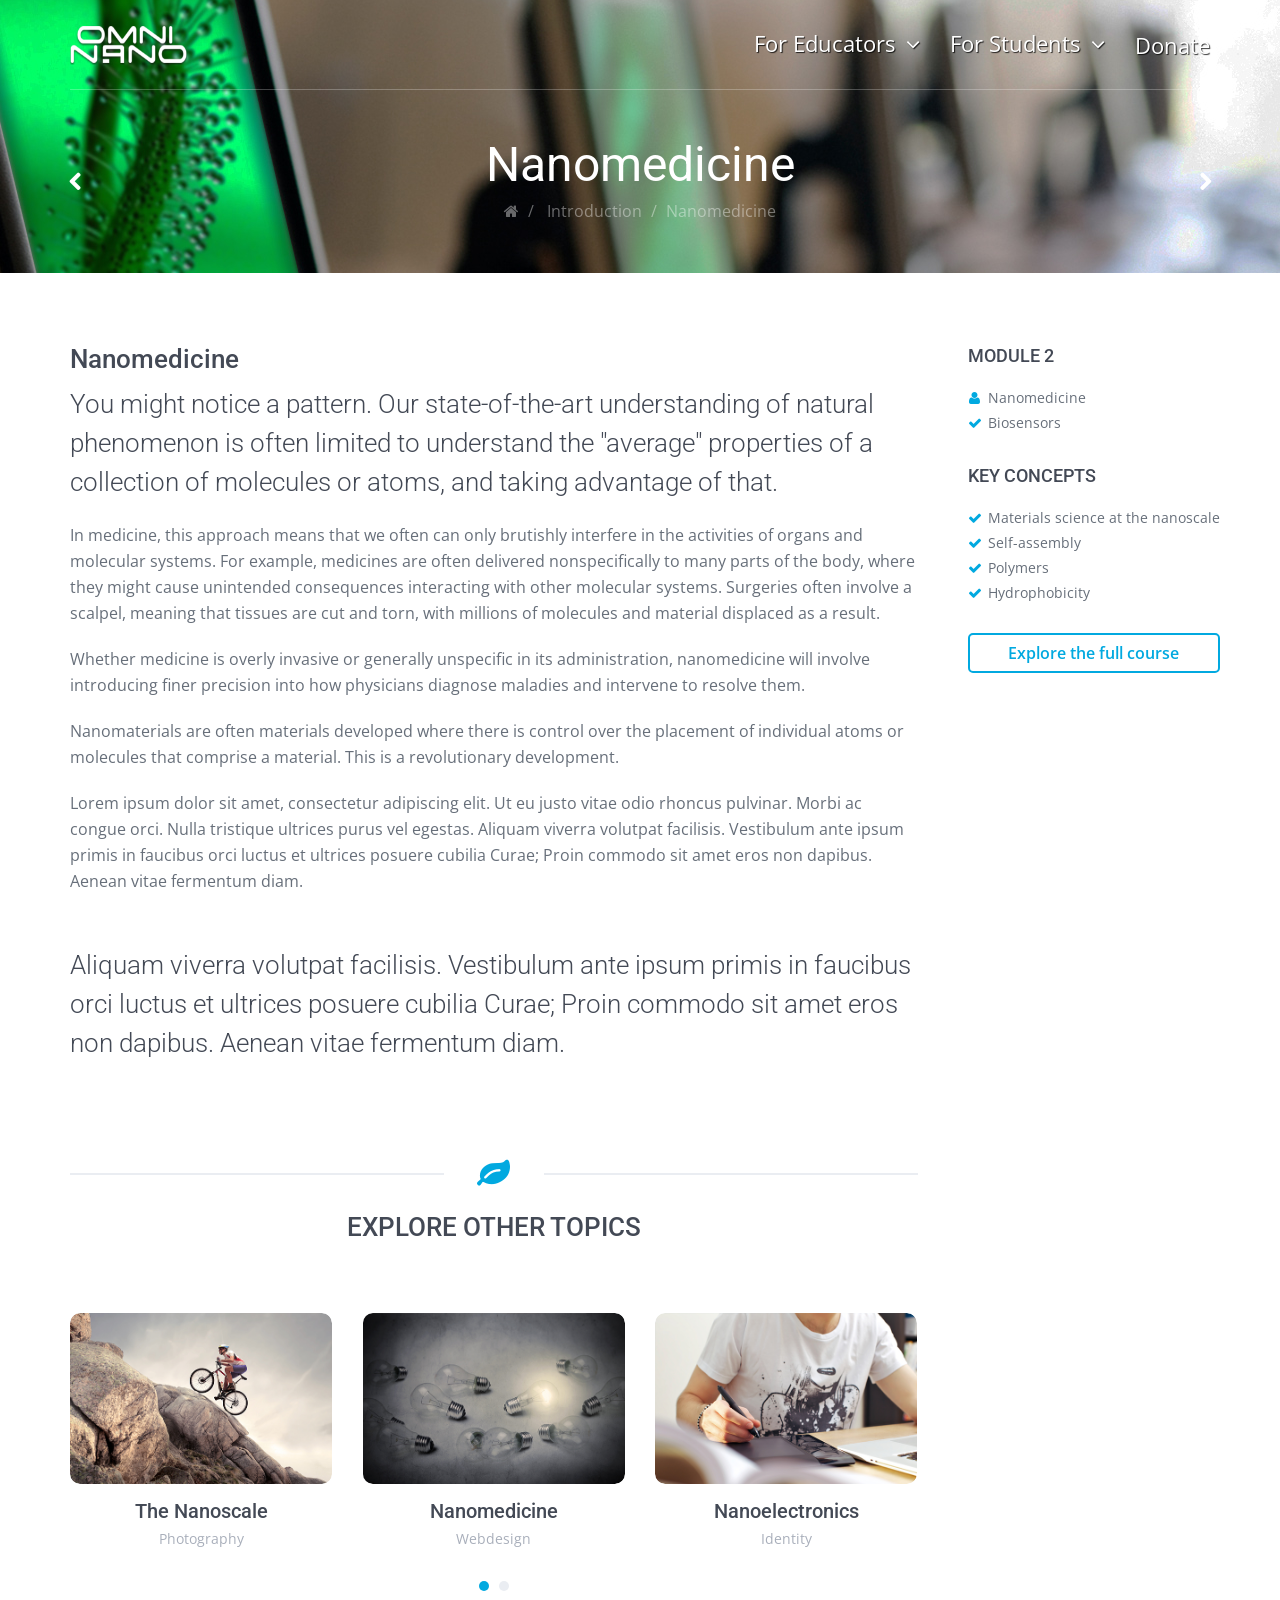
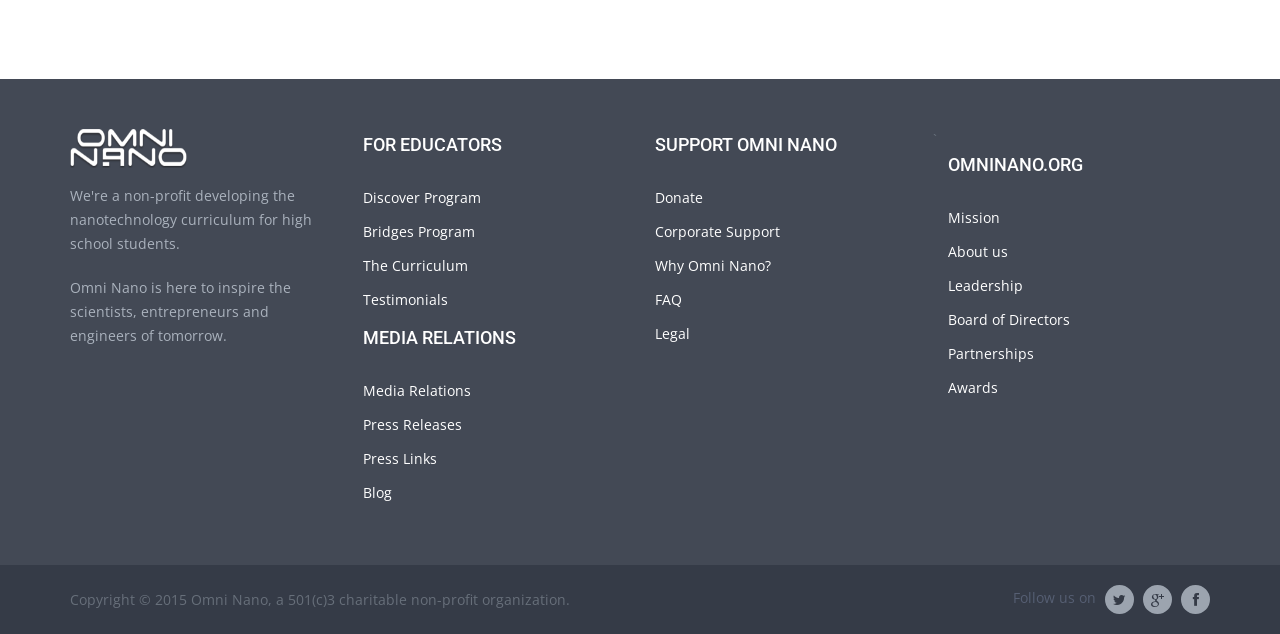
<file: nanomedicine_detail.html>
<!DOCTYPE html>
<!--
  Name: Jednotka - Multipurpose Website HTML Template
  Author: http://themeforest.net/user/BublinaStudio
  Version: 1.6
-->
<!--[if lt IE 9]> <html class="lt-ie9" lang="en"> <![endif]-->
<!--[if !IE] -->
<html lang='en'>
  <!-- <![endif] -->
  <head>
    <title>Omni Nano - The Curriculum to inspire the scientists, entrepreneurs and engineers of tomorrow!</title>
    <meta content='blog, business, clean, multipurpose template, twitter bootstrap 3, responsive' name='keywords'>
    <meta content='Jednotka is multipurpose Twitter Bootstrap 3 template which is suitable for any type of business or online project. ' name='description'>
    <meta content='OmniNano.org' name='author'>
    <meta content='all' name='robots'>
    <meta content='text/html; charset=utf-8' http-equiv='Content-Type'>
    <meta content='width=device-width, initial-scale=1.0' name='viewport'>
    <!--[if IE]> <meta http-equiv='X-UA-Compatible' content='IE=edge,chrome=1'> <![endif]-->
    <link href='assets/images/meta_icons/favicon.ico' rel='shortcut icon' type='image/x-icon'>
    <link href='assets/images/meta_icons/apple-touch-icon.png' rel='apple-touch-icon-precomposed'>
    <!-- / required stylesheets -->
    <link href="assets/stylesheets/bootstrap/bootstrap.min.css" media="all" id="bootstrap" rel="stylesheet" type="text/css" />
    <link href="assets/stylesheets/jednotka_blue.css" media="all" id="colors" rel="stylesheet" type="text/css" />
    <!-- / not required stylesheets -->
    <link href="assets/stylesheets/demo.css" media="all" rel="stylesheet" type="text/css" />
    <!--[if lt IE 9]>
      <script src="assets/javascripts/ie/html5shiv.js" type="text/javascript"></script>
      <script src="assets/javascripts/ie/respond.min.js" type="text/javascript"></script>
    <![endif]-->
  </head>
  <body class=''>
    <div id='wrapper'>
      <header id='header'>
        <div class='container'>
          <nav class='navbar navbar-collapsed-sm navbar-default' id='nav' role='navigation'>
            <div class='navbar-header'>
              <button class='navbar-toggle' data-target='.navbar-header-collapse' data-toggle='collapse' type='button'>
                <span class='sr-only'>Toggle navigation</span>
                <span class='icon-bar'></span>
                <span class='icon-bar'></span>
                <span class='icon-bar'></span>
              </button>
              <a class='navbar-brand' href='index.html'>
                <img alt="Jednotka" width="117" height="39" src="assets/images/omni-logo.png" />
              </a>
            </div>
            <div class='collapse navbar-collapse navbar-header-collapse'>
              <ul class='nav navbar-nav navbar-right'>
                <li class='dropdown'>
                  <a class='dropdown-toggle' data-delay='50' data-hover='dropdown' data-toggle='dropdown' href='educators.html'>
                    <span>
                      For Educators
                      <i class='fa-icon-angle-down'></i>
                    </span>
                  </a>
                  <ul class='dropdown-menu' role='menu'>
                    <li class=''>
                      <a href='educators.html'>Discover Program</a>
                    </li>
                    <li class=''>
                      <a href='educators.html'>Bridges Program</a>
                    </li>
                    <li class=''>
                      <a href='educators.html'>The Curriculum</a>
                    </li>
                    <li>
                      <a href='faq.html'>FAQ</a>
                    </li>
                  </ul>
                </li>
                <li class='dropdown'>
                  <a class='dropdown-toggle' data-delay='50' data-hover='dropdown' data-toggle='dropdown' href='syllabus.html'>
                    <span>
                      For Students
                      <i class='fa-icon-angle-down'></i>
                    </span>
                  </a>
                  <ul class='dropdown-menu' role='menu'>
                    <li class=''>
                      <a href='syllabus.html'>Course Syllabus</a>
                    </li>
                  </ul>
                </li>
                <li class='dropdown'>
                  <a href='donate.html'>
                    <span>
                      Donate
                    </span>
                  </a>
                  <ul class='dropdown-menu' role='menu'>
                    <li class=''>
                      <a href='blog_small.html'>Small image</a>
                    </li>
                    <li class=''>
                      <a href='blog_large.html'>Large image</a>
                    </li>
                    <li class=''>
                      <a href='blog_single_post.html'>Single post</a>
                    </li>
                  </ul>
                </li>
              </ul>
            </div>
          </nav>
        </div>
      </header>
      <div id='main' role='main'>
        <div id='main-content-header'>
          <div class='container'>
            <div class='row'>
              <div class='col-sm-12'>
                <h1 class='title'>
                  Nanomedicine
                </h1>
                <ol class='breadcrumb'>
                  <li>
                    <a href='index.html'>
                      <i class='fa-icon-home'></i>
                    </a>
                  </li>
                  <li>
                    <a href='syllabus.html'>
                      Introduction
                    </a>
                  </li>
                  <li class='active'>Nanomedicine</li>
                </ol>
                <div class='directional'>
                  <a class='has-tooltip left' data-placement='right' data-title='Previous project' href='nanomaterials_detail.html'>
                    <i class='fa-icon-chevron-left'></i>
                  </a>
                  <a class='has-tooltip right' data-placement='left' data-title='Next project' href='nanoelectronics_detail.html'>
                    <i class='fa-icon-chevron-right'></i>
                  </a>
                </div>
              </div>
            </div>
          </div>
        </div>
        <div id='main-content'>
          <div class='container'>
            <div class='row'>
              <div class='col-md-push-9 col-sm-push-8 col-sm-4 col-md-3'>
                <nav class='sidebar sidebar-fixed'>
                  <button class='btn btn-block btn-contrast sidebar-toggle' data-target='.sidebar-collapse' data-toggle='collapse' type='button'>
                    <span class='sr-only'>Toggle navigation</span>
                    <span class='icon-bar'></span>
                    <span class='icon-bar'></span>
                    <span class='icon-bar'></span>
                  </button>
                  <div class='sidebar-collapse collapse'>
                    <div class='box'>
                      <h3 class='title'>Module 2</h3>
                      <ul class='list-unstyled list-padded'>
                        <li>
                          <i class='fa-icon-user text-contrast fa-icon-fixed-width'></i>
                          Nanomedicine
                        </li>
                        <li>
                          <i class='fa-icon-ok text-contrast fa-icon-fixed-width'></i>
                          Biosensors
                        </li>
                      </ul>
                    </div>
                    <div class='box'>
                      <h3 class='title'>Key concepts</h3>
                      <ul class='list-unstyled list-padded'>
                        <li>
                          <i class='fa-icon-ok text-contrast fa-icon-fixed-width'></i>
                          Materials science at the nanoscale
                        </li>
                        <li>
                          <i class='fa-icon-ok text-contrast fa-icon-fixed-width'></i>
                          Self-assembly
                        </li>
                        <li>
                          <i class='fa-icon-ok text-contrast fa-icon-fixed-width'></i>
                          Polymers
                        </li>
                        <li>
                          <i class='fa-icon-ok text-contrast fa-icon-fixed-width'></i>
                          Hydrophobicity
                        </li>
                      </ul>
                    </div>
                    <div class='box'><a class="btn btn-contrast btn-bordered btn-block" href="#">Explore the full course</a></div>
                  </div>
                </nav>
              </div>
              <div class='col-md-pull-3 col-sm-pull-4 col-sm-8 col-md-9'>
                <div class='row'>
                  <div class='col-sm-12'>
                    <h2 class='no-mg-t'>Nanomedicine</h2>
                    <p class='lead'>
                      You might notice a pattern.  Our state-of-the-art understanding of natural phenomenon is often limited to understand the "average" properties of a collection of molecules or atoms, and taking advantage of that.  
                    </p>

                    <p class='lead lead-sm'>
                      In medicine, this approach means that we often can only brutishly interfere in the activities of organs and molecular systems.  For example, medicines are often delivered nonspecifically to many parts of the body, where they might cause unintended consequences interacting with other molecular systems.  Surgeries often involve a scalpel, meaning that tissues are cut and torn, with millions of molecules and material displaced as a result.
                    </p>

                    <p class='lead lead-sm'>
                      Whether medicine is overly invasive or generally unspecific in its administration, nanomedicine will involve introducing finer precision into how physicians diagnose maladies and intervene to resolve them.  
                    </p>

                    <p class='lead lead-sm'>
                      Nanomaterials are often materials developed where there is control over the placement of individual atoms or molecules that comprise a material.  This is a revolutionary development.  
                    </p>   

                    <p class='lead lead-sm'>
                      Lorem ipsum dolor sit amet, consectetur adipiscing elit. Ut eu justo vitae odio rhoncus pulvinar. Morbi ac congue orci. Nulla tristique ultrices purus vel egestas. Aliquam viverra volutpat facilisis. Vestibulum ante ipsum primis in faucibus orci luctus et ultrices posuere cubilia Curae; Proin commodo sit amet eros non dapibus. Aenean vitae fermentum diam.
                    </p>
                    <hr class='hr-invisible hr-half'>
                    <p class='lead'>Aliquam viverra volutpat facilisis. Vestibulum ante ipsum primis in faucibus orci luctus et ultrices posuere cubilia Curae; Proin commodo sit amet eros non dapibus. Aenean vitae fermentum diam.</p>
                  </div>
                </div>
                <div class='row'>
                  <div class='col-sm-12'>
                    <div class='page-header page-header-with-icon'>
                      <i class='fa-icon-leaf'></i>
                      <h2>
                        Explore other topics
                      </h2>
                    </div>
                    <div class='row portfolio-boxes'>
                      <div class='carousel carousel-default slide carousel-auto' id='carousel-related-work'>
                        <div class='carousel-inner'>
                          <div class='item active'>
                            <div class='col-sm-4 portfolio-box'>
                              <a href='portfolio_detail.html'>
                                <div class='image-link'>
                                  <i class='fa-icon-search'></i>
                                  <img class="img-responsive img-rounded center-block" alt="Etiam vestibulum" width="262" height="171" src="assets/images/demo/portfolio/1.jpg" />
                                </div>
                                <h3 class='title'>The Nanoscale</h3>
                                <p class='category'>Photography</p>
                              </a>
                            </div>
                            <div class='col-sm-4 portfolio-box'>
                              <a href='portfolio_detail.html'>
                                <div class='image-link'>
                                  <i class='fa-icon-link'></i>
                                  <img class="img-responsive img-rounded center-block" alt="Malesuada" width="262" height="171" src="assets/images/demo/portfolio/2.jpg" />
                                </div>
                                <h3 class='title'>Nanomedicine</h3>
                                <p class='category'>Webdesign</p>
                              </a>
                            </div>
                            <div class='col-sm-4 portfolio-box'>
                              <a href='portfolio_detail.html'>
                                <div class='image-link'>
                                  <i class='fa-icon-search'></i>
                                  <img class="img-responsive img-rounded center-block" alt="Dictum vulputate" width="262" height="171" src="assets/images/demo/portfolio/3.jpg" />
                                </div>
                                <h3 class='title'>Nanoelectronics</h3>
                                <p class='category'>Identity</p>
                              </a>
                            </div>
                          </div>
                        </div>
                        <ol class='carousel-indicators'>
                          <li class='active' data-slide-to='0' data-target='#carousel-related-work'></li>
                          <li data-slide-to='1' data-target='#carousel-related-work'></li>
                        </ol>
                      </div>
                    </div>
                  </div>
                </div>
              </div>
            </div>
          </div>
        </div>
        <div class='fade' id='scroll-to-top'>
          <i class='fa-icon-chevron-up'></i>
        </div>
      </div>
      <footer id='footer'>
        <div id='footer-main'>
          <div class='container'>
            <div class='row'>
              <div class='col-md-3 col-sm-6 info-box'>
                <div class='logo-container'>
                  <img alt="Jednotka" width="117" height="39" src="assets/images/omni-logo.png" />
                </div>
                <p class='no-mg-b'>We're a non-profit developing the nanotechnology curriculum for high school students.</p>
                <br />
                <p>Omni Nano is here to inspire the scientists, entrepreneurs and engineers of tomorrow.</p>
              </div>
              <div class='col-md-3 col-sm-6 info-box'>
                <h2 class='title'>For Educators</h2>
                <div>
                  <p><a href="">Discover Program</a></p>
                  <p><a href="">Bridges Program</a></p>
                  <p><a href="">The Curriculum</a></p>
                  <p><a href="#">Testimonials</a></p>                  
                </div>
                <h2 class='title'>Media Relations</h2>
                <div>
                  <p><a href="">Media Relations</a></p>
                  <p><a href="">Press Releases</a></p>
                  <p><a href="">Press Links</a></p>
                  <p><a href="#">Blog</a></p>                  
                </div>
              </div>
`              <div class='col-md-3 col-sm-6 info-box social-box'>
                <h2 class='title'>Support Omni Nano</h2>
                <p><a href="">Donate</a></p>
                <p><a href="">Corporate Support</a></p>
                <p><a href="">Why Omni Nano?</a></p>
                <p><a href="">FAQ</a></p>
                <p><a href="">Legal</a></p>
              </div>
              <div class='col-md-3 col-sm-6 info-box'>
                <div>
                  <h2 class='title'>OmniNano.org</h2>
                  <p><a href="">Mission</a></p>
                  <p><a href="">About us</a></p>
                  <p><a href="">Leadership</a></p>
                  <p><a href="">Board of Directors</a></p>
                  <p><a href="partnerships.html">Partnerships</a></p>
                  <p><a href="awards.html">Awards</a></p> 
                </div>
              </div>
            </div>
          </div>
        </div>
        <div id='footer-copyright'>
          <div class='container'>
            <div class='row'>
              <div class='col-lg-12 clearfix'>
                <p class='copyright'>
                  Copyright
                  &copy;
                  2015 Omni Nano, a 501(c)3 charitable non-profit organization.  
                </p>
                <div class='links'>
                  Follow us on 
                  <a class='btn btn-circle btn-medium-light btn-sm' href='http://www.twitter.com/omninano'>
                    <i class='fa-icon-twitter text-dark'></i>
                  </a>
                  <a class='btn btn-circle btn-medium-light btn-sm' href='https://plus.google.com/+OmniNano'>
                    <i class='fa-icon-google-plus text-dark'></i>
                  </a>
                  <a class='btn btn-circle btn-medium-light btn-sm' href='http://www.facebook.com/omninano'>
                    <i class='fa-icon-facebook text-dark'></i>
                  </a>
                </div>
              </div>
            </div>
          </div>
        </div>
      </footer>
    </div>
    <!-- / required javascripts -->
    <script src="assets/javascripts/jquery/jquery.min.js" type="text/javascript"></script>
    <script src="assets/javascripts/jquery/jquery.mobile.custom.min.js" type="text/javascript"></script>
    <script src="assets/javascripts/bootstrap/bootstrap.min.js" type="text/javascript"></script>
    <script src="assets/javascripts/plugins/modernizr/modernizr.custom.min.js" type="text/javascript"></script>
    <script src="assets/javascripts/plugins/hover_dropdown/twitter-bootstrap-hover-dropdown.min.js" type="text/javascript"></script>
    <script src="assets/javascripts/plugins/retina/retina.min.js" type="text/javascript"></script>
    <script src="assets/javascripts/plugins/knob/jquery.knob.js" type="text/javascript"></script>
    <script src="assets/javascripts/plugins/isotope/jquery.isotope.min.js" type="text/javascript"></script>
    <script src="assets/javascripts/plugins/isotope/jquery.isotope.sloppy-masonry.min.js" type="text/javascript"></script>
    <script src="assets/javascripts/plugins/validate/jquery.validate.min.js" type="text/javascript"></script>
    <script src="assets/javascripts/plugins/flexslider/jquery.flexslider.min.js" type="text/javascript"></script>
    <script src="assets/javascripts/plugins/countdown/countdown.js" type="text/javascript"></script>
    <script src="assets/javascripts/plugins/nivo_lightbox/nivo-lightbox.min.js" type="text/javascript"></script>
    <script src="assets/javascripts/plugins/cycle/jquery.cycle.all.min.js" type="text/javascript"></script>
    <script src="assets/javascripts/jednotka.js" type="text/javascript"></script>
    
    <!-- / not required javascripts -->
    <script src="assets/javascripts/demo.js" type="text/javascript"></script>
  </body>
</html>
</file>
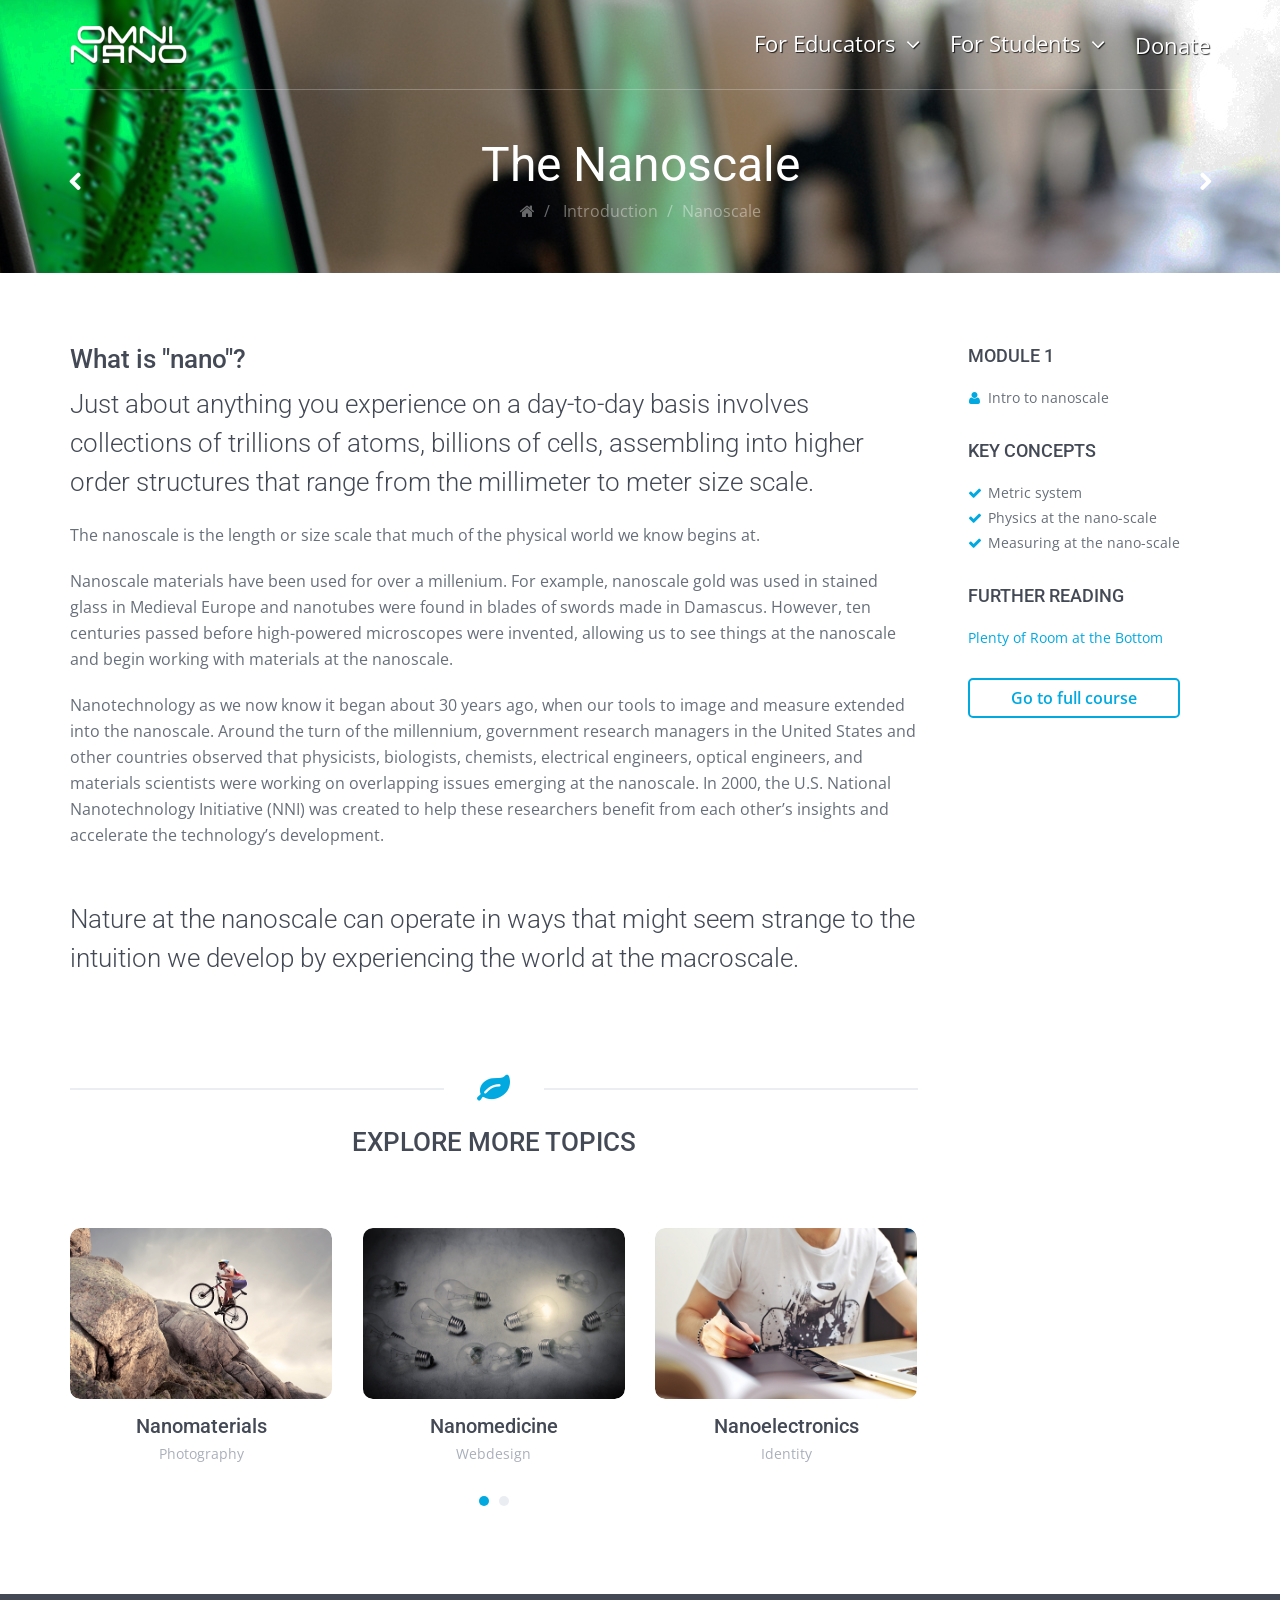
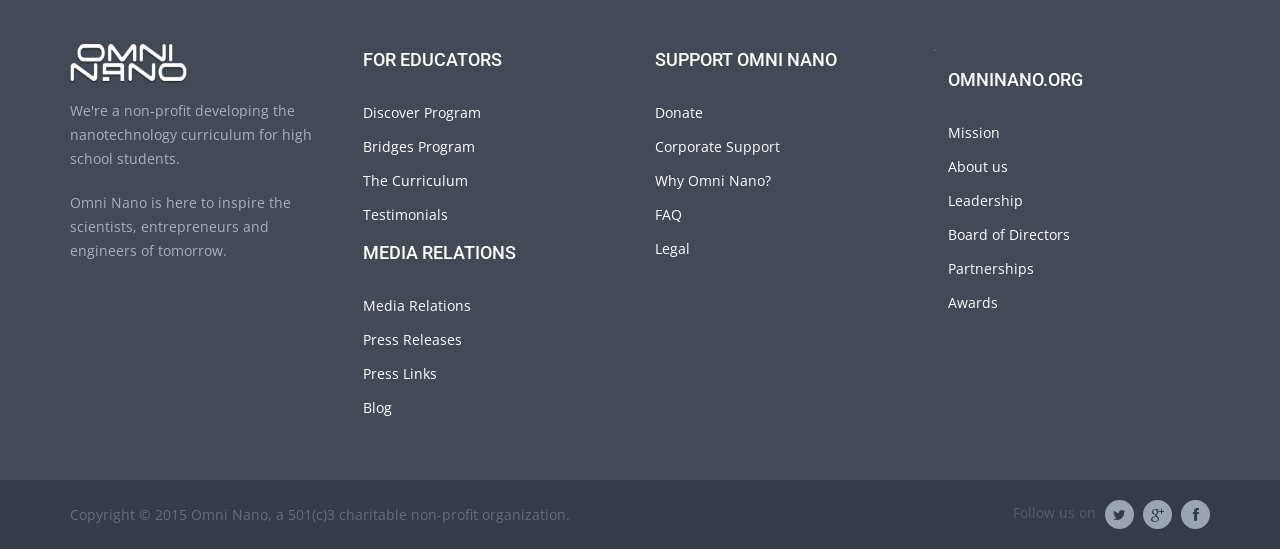
<file: nanoscale_detail.html>
<!DOCTYPE html>
<!--
  Name: Jednotka - Multipurpose Website HTML Template
  Author: http://themeforest.net/user/BublinaStudio
  Version: 1.6
-->
<!--[if lt IE 9]> <html class="lt-ie9" lang="en"> <![endif]-->
<!--[if !IE] -->
<html lang='en'>
  <!-- <![endif] -->
  <head>
    <title>Omni Nano - The Curriculum to inspire the scientists, entrepreneurs and engineers of tomorrow!</title>
    <meta content='blog, business, clean, multipurpose template, twitter bootstrap 3, responsive' name='keywords'>
    <meta content='Jednotka is multipurpose Twitter Bootstrap 3 template which is suitable for any type of business or online project. ' name='description'>
    <meta content='BublinaStudio.com' name='author'>
    <meta content='all' name='robots'>
    <meta content='text/html; charset=utf-8' http-equiv='Content-Type'>
    <meta content='width=device-width, initial-scale=1.0' name='viewport'>
    <!--[if IE]> <meta http-equiv='X-UA-Compatible' content='IE=edge,chrome=1'> <![endif]-->
    <link href='assets/images/meta_icons/favicon.ico' rel='shortcut icon' type='image/x-icon'>
    <link href='assets/images/meta_icons/apple-touch-icon.png' rel='apple-touch-icon-precomposed'>
    <!-- / required stylesheets -->
    <link href="assets/stylesheets/bootstrap/bootstrap.min.css" media="all" id="bootstrap" rel="stylesheet" type="text/css" />
    <link href="assets/stylesheets/jednotka_blue.css" media="all" id="colors" rel="stylesheet" type="text/css" />
    <!-- / not required stylesheets -->
    <link href="assets/stylesheets/demo.css" media="all" rel="stylesheet" type="text/css" />
    <!--[if lt IE 9]>
      <script src="assets/javascripts/ie/html5shiv.js" type="text/javascript"></script>
      <script src="assets/javascripts/ie/respond.min.js" type="text/javascript"></script>
    <![endif]-->
  </head>
  <body class=''>
    <div id='wrapper'>
      <header id='header'>
        <div class='container'>
          <nav class='navbar navbar-collapsed-sm navbar-default' id='nav' role='navigation'>
            <div class='navbar-header'>
              <button class='navbar-toggle' data-target='.navbar-header-collapse' data-toggle='collapse' type='button'>
                <span class='sr-only'>Toggle navigation</span>
                <span class='icon-bar'></span>
                <span class='icon-bar'></span>
                <span class='icon-bar'></span>
              </button>
              <a class='navbar-brand' href='index.html'>
                <img alt="Jednotka" width="117" height="39" src="assets/images/omni-logo.png" />
              </a>
            </div>
            <div class='collapse navbar-collapse navbar-header-collapse'>
              <ul class='nav navbar-nav navbar-right'>
                <li class='dropdown'>
                  <a class='dropdown-toggle' data-delay='50' data-hover='dropdown' data-toggle='dropdown' href='educators.html'>
                    <span>
                      For Educators
                      <i class='fa-icon-angle-down'></i>
                    </span>
                  </a>
                  <ul class='dropdown-menu' role='menu'>
                    <li class=''>
                      <a href='educators.html'>Discover Program</a>
                    </li>
                    <li class=''>
                      <a href='educators.html'>Bridges Program</a>
                    </li>
                    <li class=''>
                      <a href='educators.html'>The Curriculum</a>
                    </li>
                    <li>
                      <a href='faq.html'>FAQ</a>
                    </li>
                  </ul>
                </li>
                <li class='dropdown'>
                  <a class='dropdown-toggle' data-delay='50' data-hover='dropdown' data-toggle='dropdown' href='syllabus.html'>
                    <span>
                      For Students
                      <i class='fa-icon-angle-down'></i>
                    </span>
                  </a>
                  <ul class='dropdown-menu' role='menu'>
                    <li class=''>
                      <a href='syllabus.html'>Course Syllabus</a>
                    </li>
                  </ul>
                </li>
                <li class='dropdown'>
                  <a href='donate.html'>
                    <span>
                      Donate
                    </span>
                  </a>
                  <ul class='dropdown-menu' role='menu'>
                    <li class=''>
                      <a href='blog_small.html'>Small image</a>
                    </li>
                    <li class=''>
                      <a href='blog_large.html'>Large image</a>
                    </li>
                    <li class=''>
                      <a href='blog_single_post.html'>Single post</a>
                    </li>
                  </ul>
                </li>
              </ul>
            </div>
          </nav>
        </div>
      </header>
      <div id='main' role='main'>
        <div id='main-content-header'>
          <div class='container'>
            <div class='row'>
              <div class='col-sm-12'>
                <h1 class='title'>
                  The Nanoscale
                </h1>
                <ol class='breadcrumb'>
                  <li>
                    <a href='index.html'>
                      <i class='fa-icon-home'></i>
                    </a>
                  </li>
                  <li>
                    <a href='syllabus.html'>
                      Introduction
                    </a>
                  </li>
                  <li class='active'>Nanoscale</li>
                </ol>
                <div class='directional'>
                  <a class='has-tooltip left' data-placement='right' data-title='Previous project' href='nanoelectronics_detail.html'>
                    <i class='fa-icon-chevron-left'></i>
                  </a>
                  <a class='has-tooltip right' data-placement='left' data-title='Next project' href='nanomaterials_detail.html'>
                    <i class='fa-icon-chevron-right'></i>
                  </a>
                </div>
              </div>
            </div>
          </div>
        </div>
        <div id='main-content'>
          <div class='container'>
            <div class='row'>
              <div class='col-md-push-9 col-sm-push-8 col-sm-4 col-md-3'>
                <nav class='sidebar sidebar-fixed'>
                  <button class='btn btn-block btn-contrast sidebar-toggle' data-target='.sidebar-collapse' data-toggle='collapse' type='button'>
                    <span class='sr-only'>Toggle navigation</span>
                    <span class='icon-bar'></span>
                    <span class='icon-bar'></span>
                    <span class='icon-bar'></span>
                  </button>
                  <div class='sidebar-collapse collapse'>
                    <div class='box'>
                      <h3 class='title'>Module 1</h3>
                      <ul class='list-unstyled list-padded'>
                        <li>
                          <i class='fa-icon-user text-contrast fa-icon-fixed-width'></i>
                          Intro to nanoscale
                        </li>
                        <li>
                      </ul>
                    </div>
                    <div class='box'>
                      <h3 class='title'>Key concepts</h3>
                      <ul class='list-unstyled list-padded'>
                        <li>
                          <i class='fa-icon-ok text-contrast fa-icon-fixed-width'></i>
                          Metric system
                        </li>
                        <li>
                          <i class='fa-icon-ok text-contrast fa-icon-fixed-width'></i>
                          Physics at the nano-scale
                        </li>
                        <li>
                          <i class='fa-icon-ok text-contrast fa-icon-fixed-width'></i>
                          Measuring at the nano-scale
                        </li>
                      </ul>
                    </div>
                    <div class='box'>
                      <h3 class='title'>Further reading</h3>
                      <ul class='list-unstyled list-padded'>
                        <li>
                          <a href="http://media.wiley.com/product_data/excerpt/53/07803108/0780310853.pdf
">Plenty of Room at the Bottom</a>
                        </li>
                      </ul>
                    </div>

                    <div class='box'><a class="btn btn-contrast btn-bordered btn-block" href="#">Go to full course</a></div>
                  </div>
                </nav>
              </div>
              <div class='col-md-pull-3 col-sm-pull-4 col-sm-8 col-md-9'>
                <div class='row'>
                  <div class='col-sm-12'>
                    <h2 class='no-mg-t'>What is "nano"?</h2>
                    <p class='lead'>Just about anything you experience on a day-to-day basis involves collections of trillions of atoms, billions of cells, assembling into higher order structures that range from the millimeter to meter size scale.</p>

                    <p class='lead lead-sm'>
                      The nanoscale is the length or size scale that much of the physical world we know begins at.  
                    </p>

                    <p class='lead lead-sm'>
                      Nanoscale materials have been used for over a millenium. For example, nanoscale gold was used in stained glass in Medieval Europe and nanotubes were found in blades of swords made in Damascus. However, ten centuries passed before high-powered microscopes were invented, allowing us to see things at the nanoscale and begin working with materials at the nanoscale.
                    </p>

                    <p class='lead lead-sm'>
                      Nanotechnology as we now know it began about 30 years ago, when our tools to image and measure extended into the nanoscale. Around the turn of the millennium, government research managers in the United States and other countries observed that physicists, biologists, chemists, electrical engineers, optical engineers, and materials scientists were working on overlapping issues emerging at the nanoscale. In 2000, the U.S. National Nanotechnology Initiative (NNI) was created to help these researchers benefit from each other’s insights and accelerate the technology’s development.
                    </p>
                    <hr class='hr-invisible hr-half'>
                    <p class='lead'>
                      Nature at the nanoscale can operate in ways that might seem strange to the intuition we develop by experiencing the world at the macroscale.  
                    </p>
                  </div>
                </div>
                <div class='row'>
                  <div class='col-sm-12'>
                    <div class='page-header page-header-with-icon'>
                      <i class='fa-icon-leaf'></i>
                      <h2>
                        Explore more topics
                      </h2>
                    </div>
                    <div class='row portfolio-boxes'>
                      <div class='carousel carousel-default slide carousel-auto' id='carousel-related-work'>
                        <div class='carousel-inner'>
                          <div class='item active'>
                            <div class='col-sm-4 portfolio-box'>
                              <a href='portfolio_detail.html'>
                                <div class='image-link'>
                                  <i class='fa-icon-search'></i>
                                  <img class="img-responsive img-rounded center-block" alt="Etiam vestibulum" width="262" height="171" src="assets/images/demo/portfolio/1.jpg" />
                                </div>
                                <h3 class='title'>Nanomaterials</h3>
                                <p class='category'>Photography</p>
                              </a>
                            </div>
                            <div class='col-sm-4 portfolio-box'>
                              <a href='portfolio_detail.html'>
                                <div class='image-link'>
                                  <i class='fa-icon-link'></i>
                                  <img class="img-responsive img-rounded center-block" alt="Malesuada" width="262" height="171" src="assets/images/demo/portfolio/2.jpg" />
                                </div>
                                <h3 class='title'>Nanomedicine</h3>
                                <p class='category'>Webdesign</p>
                              </a>
                            </div>
                            <div class='col-sm-4 portfolio-box'>
                              <a href='portfolio_detail.html'>
                                <div class='image-link'>
                                  <i class='fa-icon-search'></i>
                                  <img class="img-responsive img-rounded center-block" alt="Dictum vulputate" width="262" height="171" src="assets/images/demo/portfolio/3.jpg" />
                                </div>
                                <h3 class='title'>Nanoelectronics</h3>
                                <p class='category'>Identity</p>
                              </a>
                            </div>
                          </div>
                          <div class='item'>
                            <div class='col-sm-4 portfolio-box'>
                              <a href='portfolio_detail.html'>
                                <div class='image-link'>
                                  <i class='fa-icon-search'></i>
                                  <img class="img-responsive img-rounded center-block" alt="Malesuada" width="262" height="171" src="assets/images/demo/portfolio/7.jpg" />
                                </div>
                                <h3 class='title'>Malesuada</h3>
                                <p class='category'>Webdesign</p>
                              </a>
                            </div>
                          </div>
                        </div>
                        <ol class='carousel-indicators'>
                          <li class='active' data-slide-to='0' data-target='#carousel-related-work'></li>
                          <li data-slide-to='1' data-target='#carousel-related-work'></li>
                        </ol>
                      </div>
                    </div>
                  </div>
                </div>
              </div>
            </div>
          </div>
        </div>
        <div class='fade' id='scroll-to-top'>
          <i class='fa-icon-chevron-up'></i>
        </div>
      </div>
      <footer id='footer'>
        <div id='footer-main'>
          <div class='container'>
            <div class='row'>
              <div class='col-md-3 col-sm-6 info-box'>
                <div class='logo-container'>
                  <img alt="Jednotka" width="117" height="39" src="assets/images/omni-logo.png" />
                </div>
                <p class='no-mg-b'>We're a non-profit developing the nanotechnology curriculum for high school students.</p>
                <br />
                <p>Omni Nano is here to inspire the scientists, entrepreneurs and engineers of tomorrow.</p>
              </div>
              <div class='col-md-3 col-sm-6 info-box'>
                <h2 class='title'>For Educators</h2>
                <div>
                  <p><a href="">Discover Program</a></p>
                  <p><a href="">Bridges Program</a></p>
                  <p><a href="">The Curriculum</a></p>
                  <p><a href="#">Testimonials</a></p>                  
                </div>
                <h2 class='title'>Media Relations</h2>
                <div>
                  <p><a href="">Media Relations</a></p>
                  <p><a href="">Press Releases</a></p>
                  <p><a href="">Press Links</a></p>
                  <p><a href="#">Blog</a></p>                  
                </div>
              </div>
`              <div class='col-md-3 col-sm-6 info-box social-box'>
                <h2 class='title'>Support Omni Nano</h2>
                <p><a href="">Donate</a></p>
                <p><a href="">Corporate Support</a></p>
                <p><a href="">Why Omni Nano?</a></p>
                <p><a href="">FAQ</a></p>
                <p><a href="">Legal</a></p>
              </div>
              <div class='col-md-3 col-sm-6 info-box'>
                <div>
                  <h2 class='title'>OmniNano.org</h2>
                  <p><a href="">Mission</a></p>
                  <p><a href="">About us</a></p>
                  <p><a href="">Leadership</a></p>
                  <p><a href="">Board of Directors</a></p>
                  <p><a href="partnerships.html">Partnerships</a></p>
                  <p><a href="awards.html">Awards</a></p> 
                </div>
              </div>
            </div>
          </div>
        </div>
        <div id='footer-copyright'>
          <div class='container'>
            <div class='row'>
              <div class='col-lg-12 clearfix'>
                <p class='copyright'>
                  Copyright
                  &copy;
                  2015 Omni Nano, a 501(c)3 charitable non-profit organization.  
                </p>
                <div class='links'>
                  Follow us on 
                  <a class='btn btn-circle btn-medium-light btn-sm' href='http://www.twitter.com/omninano'>
                    <i class='fa-icon-twitter text-dark'></i>
                  </a>
                  <a class='btn btn-circle btn-medium-light btn-sm' href='https://plus.google.com/+OmniNano'>
                    <i class='fa-icon-google-plus text-dark'></i>
                  </a>
                  <a class='btn btn-circle btn-medium-light btn-sm' href='http://www.facebook.com/omninano'>
                    <i class='fa-icon-facebook text-dark'></i>
                  </a>
                </div>
              </div>
            </div>
          </div>
        </div>
      </footer>
    </div>
    <!-- / required javascripts -->
    <script src="assets/javascripts/jquery/jquery.min.js" type="text/javascript"></script>
    <script src="assets/javascripts/jquery/jquery.mobile.custom.min.js" type="text/javascript"></script>
    <script src="assets/javascripts/bootstrap/bootstrap.min.js" type="text/javascript"></script>
    <script src="assets/javascripts/plugins/modernizr/modernizr.custom.min.js" type="text/javascript"></script>
    <script src="assets/javascripts/plugins/hover_dropdown/twitter-bootstrap-hover-dropdown.min.js" type="text/javascript"></script>
    <script src="assets/javascripts/plugins/retina/retina.min.js" type="text/javascript"></script>
    <script src="assets/javascripts/plugins/knob/jquery.knob.js" type="text/javascript"></script>
    <script src="assets/javascripts/plugins/isotope/jquery.isotope.min.js" type="text/javascript"></script>
    <script src="assets/javascripts/plugins/isotope/jquery.isotope.sloppy-masonry.min.js" type="text/javascript"></script>
    <script src="assets/javascripts/plugins/validate/jquery.validate.min.js" type="text/javascript"></script>
    <script src="assets/javascripts/plugins/flexslider/jquery.flexslider.min.js" type="text/javascript"></script>
    <script src="assets/javascripts/plugins/countdown/countdown.js" type="text/javascript"></script>
    <script src="assets/javascripts/plugins/nivo_lightbox/nivo-lightbox.min.js" type="text/javascript"></script>
    <script src="assets/javascripts/plugins/cycle/jquery.cycle.all.min.js" type="text/javascript"></script>
    <script src="assets/javascripts/jednotka.js" type="text/javascript"></script>
    
    <!-- / not required javascripts -->
    <script src="assets/javascripts/demo.js" type="text/javascript"></script>
  </body>
</html>
</file>
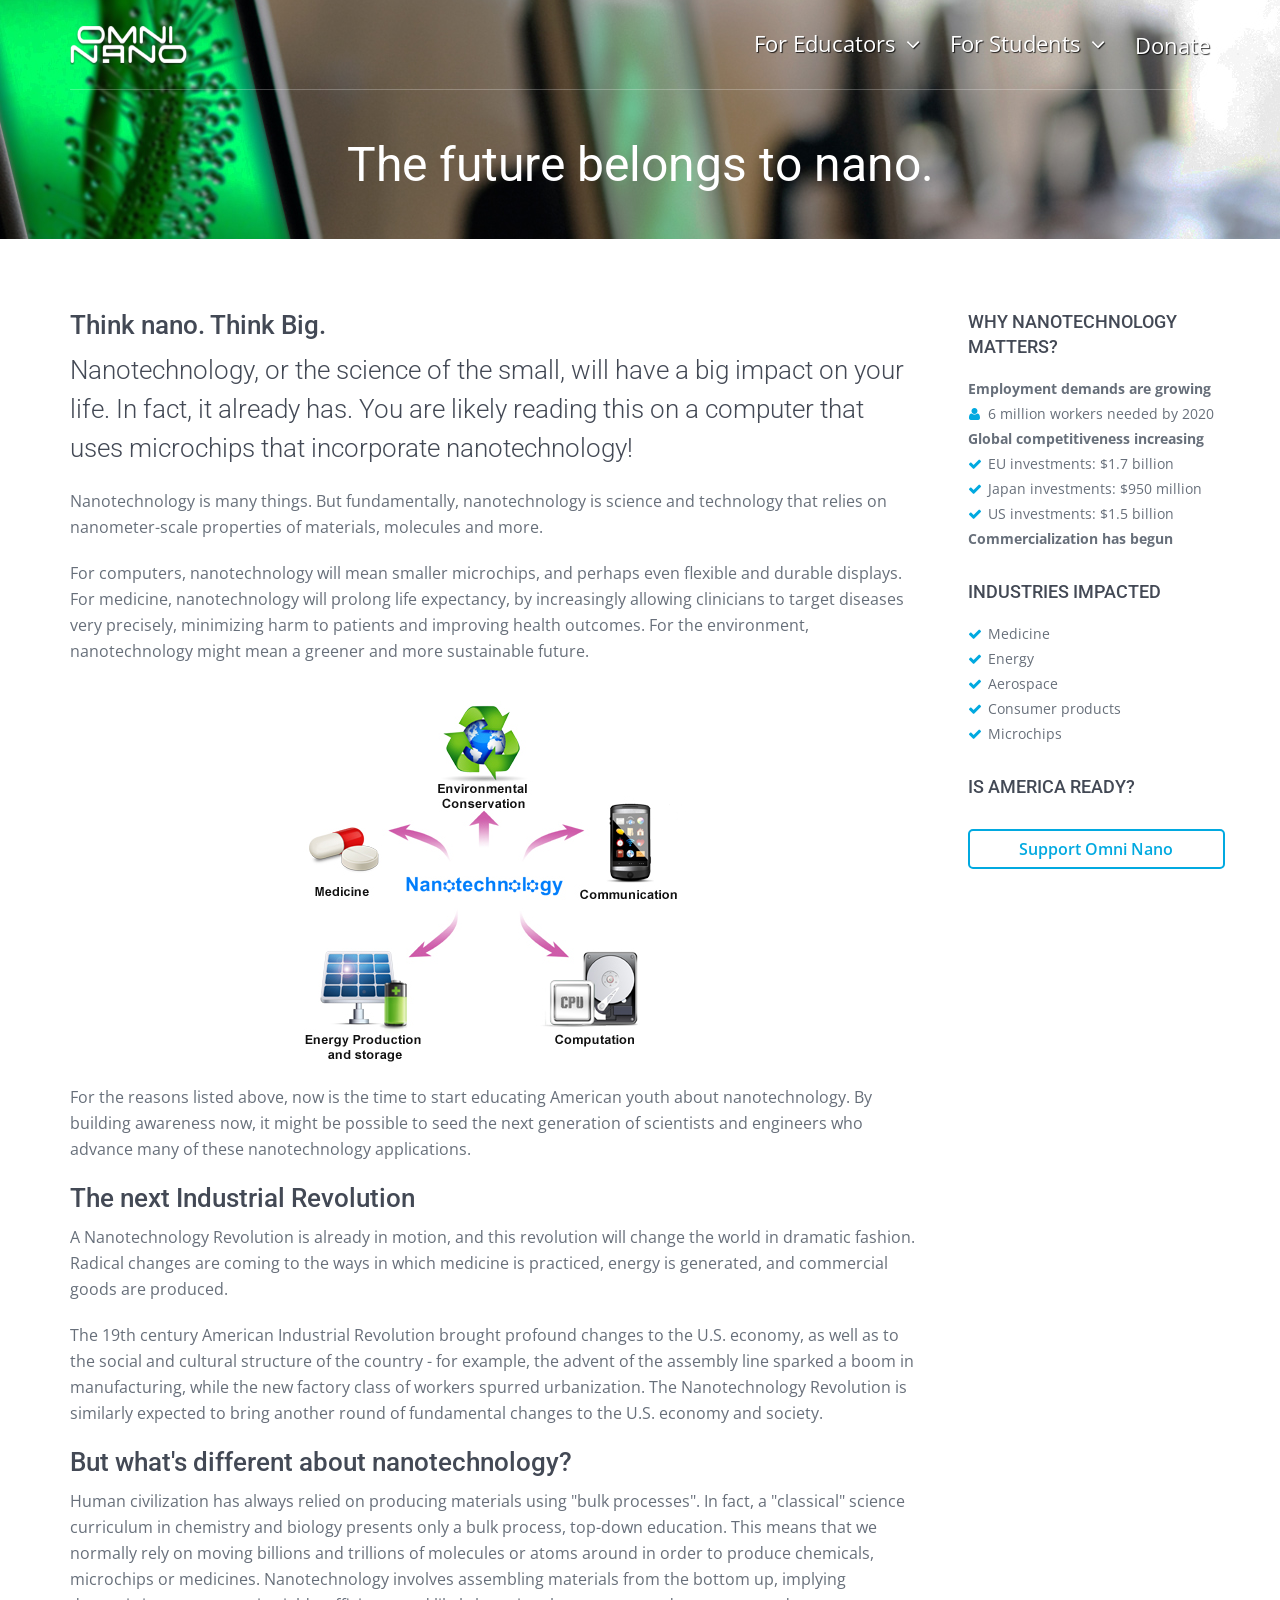
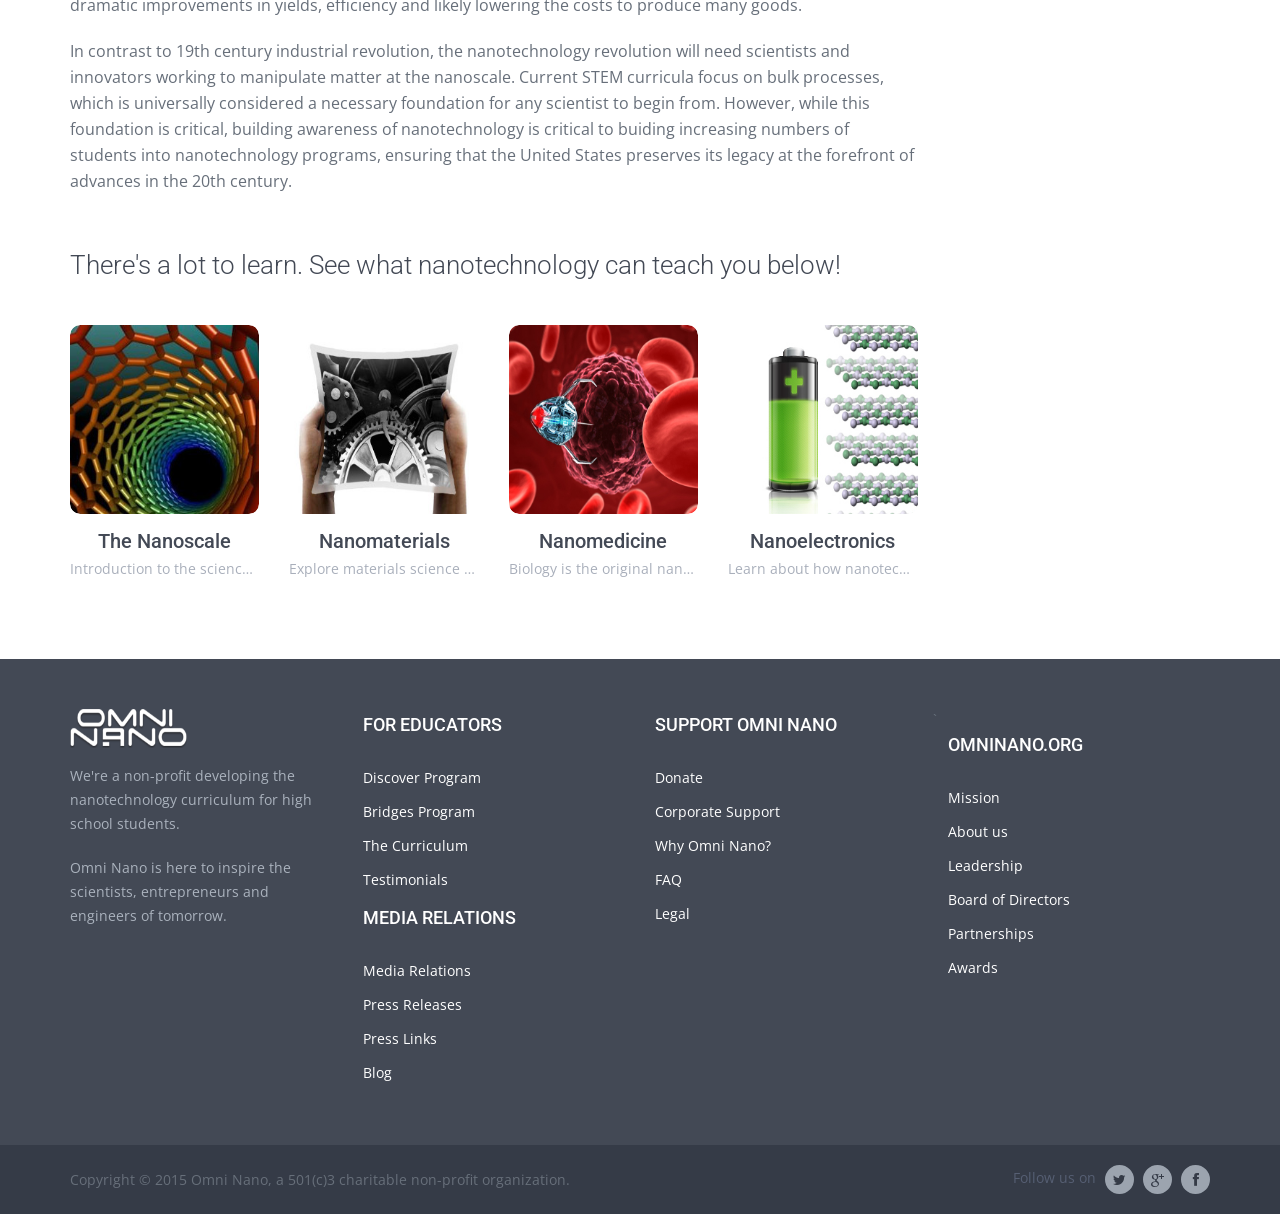
<file: nanotechnology.html>
<!DOCTYPE html>
<!--
  Name: Jednotka - Multipurpose Website HTML Template
  Author: http://themeforest.net/user/BublinaStudio
  Version: 1.6
-->
<!--[if lt IE 9]> <html class="lt-ie9" lang="en"> <![endif]-->
<!--[if !IE] -->
<html lang='en'>
  <!-- <![endif] -->
  <head>
    <title>Omni Nano - The Curriculum to inspire the scientists, entrepreneurs and engineers of tomorrow!</title>
    <meta content='blog, business, clean, multipurpose template, twitter bootstrap 3, responsive' name='keywords'>
    <meta content='Jednotka is multipurpose Twitter Bootstrap 3 template which is suitable for any type of business or online project. ' name='description'>
    <meta content='BublinaStudio.com' name='author'>
    <meta content='all' name='robots'>
    <meta content='text/html; charset=utf-8' http-equiv='Content-Type'>
    <meta content='width=device-width, initial-scale=1.0' name='viewport'>
    <!--[if IE]> <meta http-equiv='X-UA-Compatible' content='IE=edge,chrome=1'> <![endif]-->
    <link href='assets/images/meta_icons/favicon.ico' rel='shortcut icon' type='image/x-icon'>
    <link href='assets/images/meta_icons/apple-touch-icon.png' rel='apple-touch-icon-precomposed'>
    <!-- / required stylesheets -->
    <link href="assets/stylesheets/bootstrap/bootstrap.min.css" media="all" id="bootstrap" rel="stylesheet" type="text/css" />
    <link href="assets/stylesheets/jednotka_blue.css" media="all" id="colors" rel="stylesheet" type="text/css" />
    <!-- / not required stylesheets -->
    <link href="assets/stylesheets/demo.css" media="all" rel="stylesheet" type="text/css" />
    <!--[if lt IE 9]>
      <script src="assets/javascripts/ie/html5shiv.js" type="text/javascript"></script>
      <script src="assets/javascripts/ie/respond.min.js" type="text/javascript"></script>
    <![endif]-->
  </head>
  <body class=''>
    <div id='wrapper'>
      <header id='header'>
        <div class='container'>
          <nav class='navbar navbar-collapsed-sm navbar-default' id='nav' role='navigation'>
            <div class='navbar-header'>
              <button class='navbar-toggle' data-target='.navbar-header-collapse' data-toggle='collapse' type='button'>
                <span class='sr-only'>Toggle navigation</span>
                <span class='icon-bar'></span>
                <span class='icon-bar'></span>
                <span class='icon-bar'></span>
              </button>
              <a class='navbar-brand' href='index.html'>
                <img alt="Omni Nano" width="117" height="39" src="assets/images/omni-logo.png" />
              </a>
            </div>
            <div class='collapse navbar-collapse navbar-header-collapse'>
              <ul class='nav navbar-nav navbar-right'>
                <li class='dropdown'>
                  <a class='dropdown-toggle' data-delay='50' data-hover='dropdown' data-toggle='dropdown' href='educators.html'>
                    <span>
                      For Educators
                      <i class='fa-icon-angle-down'></i>
                    </span>
                  </a>
                  <ul class='dropdown-menu' role='menu'>
                    <li class=''>
                      <a href='educators.html'>Discover Program</a>
                    </li>
                    <li class=''>
                      <a href='educators.html'>Bridges Program</a>
                    </li>
                    <li class=''>
                      <a href='educators.html'>The Curriculum</a>
                    </li>
                    <li>
                      <a href='faq.html'>FAQ</a>
                    </li>
                  </ul>
                </li>
                <li class='dropdown'>
                  <a class='dropdown-toggle' data-delay='50' data-hover='dropdown' data-toggle='dropdown' href='syllabus.html'>
                    <span>
                      For Students
                      <i class='fa-icon-angle-down'></i>
                    </span>
                  </a>
                  <ul class='dropdown-menu' role='menu'>
                    <li class=''>
                      <a href='syllabus.html'>Course Syllabus</a>
                    </li>
                  </ul>
                </li>
                <li class='dropdown'>
                  <a href='donate.html'>
                    <span>
                      Donate
                    </span>
                  </a>
                </li>
              </ul>
            </div>
          </nav>
        </div>
      </header>
      <div id='main' role='main'>
        <div id='main-content-header'>
          <div class='container'>
            <div class='row'>
              <div class='col-sm-12'>
                <h1 class='title'>
                  The future belongs to nano.
                </h1>
              </div>
            </div>
          </div>
        </div>
        <div id='main-content'>
          <div class='container'>
            <div class='row'>
              <div class='col-md-push-9 col-sm-push-8 col-sm-4 col-md-3'>
                <nav class='sidebar sidebar-fixed'>
                  <button class='btn btn-block btn-contrast sidebar-toggle' data-target='.sidebar-collapse' data-toggle='collapse' type='button'>
                    <span class='sr-only'>Toggle navigation</span>
                    <span class='icon-bar'></span>
                    <span class='icon-bar'></span>
                    <span class='icon-bar'></span>
                  </button>
                  <div class='sidebar-collapse collapse'>
                    <div class='box'>
                      <h3 class='title'>Why nanotechnology matters?</h3>
                      <ul class='list-unstyled list-padded'>
                        <li><strong>Employment demands are growing</strong></li>
                        <li>
                          <i class='fa-icon-user text-contrast fa-icon-fixed-width'></i>
                          6 million workers needed by 2020
                        </li>
                        <li><strong>Global competitiveness increasing</strong></li>
                        <li>
                          <i class='fa-icon-ok text-contrast fa-icon-fixed-width'></i>
                          EU investments: $1.7 billion
                        </li>
                        <li>
                          <i class='fa-icon-ok text-contrast fa-icon-fixed-width'></i>
                          Japan investments: $950 million
                        </li>
                        <li>
                          <i class='fa-icon-ok text-contrast fa-icon-fixed-width'></i>
                          US investments: $1.5 billion
                        </li>                        
                        <li><strong>Commercialization has begun</strong></li>
                      </ul>
                    </div>

                    <div class='box'>
                      <h3 class='title'>Industries impacted</h3>
                      <ul class='list-unstyled list-padded'>
                        <li>
                          <i class='fa-icon-ok text-contrast fa-icon-fixed-width'></i>
                          Medicine
                        </li>
                        <li>
                          <i class='fa-icon-ok text-contrast fa-icon-fixed-width'></i>
                          Energy
                        </li>
                        <li>
                          <i class='fa-icon-ok text-contrast fa-icon-fixed-width'></i>
                          Aerospace
                        </li>
                        <li>
                          <i class='fa-icon-ok text-contrast fa-icon-fixed-width'></i>
                          Consumer products
                        </li>
                        <li>
                          <i class='fa-icon-ok text-contrast fa-icon-fixed-width'></i>
                          Microchips
                        </li>
                      </ul>
                    </div>

                    <div class='box'>
                      <h3 class='title'>Is America Ready?</h3>
                    </div>                    

                    <div class='box'><a class="btn btn-contrast btn-bordered btn-block" href="donate.html">Support Omni Nano</a></div>
                  </div>
                </nav>
              </div>
              <div class='col-md-pull-3 col-sm-pull-4 col-sm-8 col-md-9'>
                <div class='row'>
                  <div class='col-sm-12'>
                    <h2 class='no-mg-t'>Think nano.  Think Big.</h2>
                    <p class='lead'>Nanotechnology, or the science of the small, will have a big impact on your life.  In fact, it already has.  You are likely reading this on a computer that uses microchips that incorporate nanotechnology!</p> 

                    <p class='lead lead-sm'>Nanotechnology is many things.  But fundamentally, nanotechnology is science and technology that relies on nanometer-scale properties of materials, molecules and more.  </p>

                    <p class='lead lead-sm'>For computers, nanotechnology will mean smaller microchips, and perhaps even flexible and durable displays.  For medicine, nanotechnology will prolong life expectancy, by increasingly allowing clinicians to target diseases very precisely, minimizing harm to patients and improving health outcomes.  For the environment, nanotechnology might mean a greener and more sustainable future.</p>

                    <center><img src="assets/images/misc/nanotechnology-applications.jpg"></center>

                    <p class='lead lead-sm'>For the reasons listed above, now is the time to start educating American youth about nanotechnology.  By building awareness now, it might be possible to seed the next generation of scientists and engineers who advance many of these nanotechnology applications.</p>

                    <h2 class='no-mg-t'>The next Industrial Revolution</h2>
                    <p class='lead lead-sm'>A Nanotechnology Revolution is already in motion, and this revolution will change the world in dramatic fashion.  Radical changes are coming to the ways in which medicine is practiced, energy is generated, and commercial goods are produced. </p>

                    <p class='lead lead-sm'>The 19th century American Industrial Revolution brought profound changes to the U.S. economy, as well as to the social and cultural structure of the country - for example, the advent of the assembly line sparked a boom in manufacturing, while the new factory class of workers spurred urbanization. The Nanotechnology Revolution is similarly expected to bring another round of fundamental changes to the U.S. economy and society.</p>  

                    <h2 class='no-mg-t'>But what's different about nanotechnology?</h2>  

                    <p class='lead lead-sm'>Human civilization has always relied on producing materials using "bulk processes".  In fact, a "classical" science curriculum in chemistry and biology presents only a bulk process, top-down education. This means that we normally rely on moving billions and trillions of molecules or atoms around in order to produce chemicals, microchips or medicines.  Nanotechnology involves assembling materials from the bottom up, implying dramatic improvements in yields, efficiency and likely lowering the costs to produce many goods. </p> 

                    <p class='lead lead-sm'>In contrast to 19th century industrial revolution, the nanotechnology revolution will need scientists and innovators working to manipulate matter at the nanoscale.  Current STEM curricula focus on bulk processes, which is universally considered a necessary foundation for any scientist to begin from.   However, while this foundation is critical, building awareness of nanotechnology is critical to buiding increasing numbers of students into nanotechnology programs, ensuring that the United States preserves its legacy at the forefront of advances in the 20th century.</p>

                    <hr class='hr-invisible hr-half'>
                    <p class='lead'>There's a lot to learn.  See what nanotechnology can teach you below!</p>
                  </div>
                </div>

            <div class='row'>
              <div class='col-sm-12'>
                <div class='row portfolio-boxes'>
                  <div class='col-sm-3 col-xs-6 no-mb-t-xs portfolio-box'>
                    <a class='image-link' href='nanoscale_detail.html'>
                      <i class='fa-icon-search'></i>
                      <img class="img-responsive img-rounded center-block" alt="Etiam vestibulum" width="262" height="262" src="assets/images/misc/nanoscale.jpg" />
                    </a>
                    <h3 class='title'>The Nanoscale</h3>
                    <p class='category'>Introduction to the science of the small-scale.</p>
                  </div>
                  <div class='col-sm-3 col-xs-6 no-mb-t-xs portfolio-box'>
                    <a class='image-link' href='nanomaterials_detail.html'>
                      <i class='fa-icon-link'></i>
                      <img class="img-responsive img-rounded center-block" alt="Malesuada" width="262" height="262" src="assets/images/misc/nanomaterials.jpg" />
                    </a>
                    <h3 class='title'>Nanomaterials</h3>
                    <p class='category'>Explore materials science and how nanotechnology is key to creating materials with totally new properties!</p>
                  </div>
                  <div class='col-sm-3 col-xs-6 portfolio-box'>
                    <a href='portfolio_detail.html'>
                      <div class='image-link'>
                        <i class='fa-icon-search'></i>
                        <img class="img-responsive img-rounded center-block" alt="Dictum vulputate" width="262" height="262" src="assets/images/misc/nanomedicine.jpg" />
                      </div>
                      <h3 class='title'>Nanomedicine</h3>
                      <p class='category'>Biology is the original nanoscience!  Learn how molecular machines are now being used and how they'll impact human health.</p>
                    </a>
                  </div>
                  <div class='col-sm-3 col-xs-6 portfolio-box'>
                    <a href='portfolio_detail.html'>
                      <div class='image-link'>
                        <i class='fa-icon-search'></i>
                        <img class="img-responsive img-rounded center-block" alt="Semper massa" width="262" height="262" src="assets/images/misc/energy-storage.jpg" />
                      </div>
                      <h3 class='title'>Nanoelectronics</h3>
                      <p class='category'>Learn about how nanotech is transforming electronics, circuits and more!</p>
                    </a>
                  </div>
                </div>
              </div>
            </div>



              </div>
            </div>
          </div>
        </div>
        <div class='fade' id='scroll-to-top'>
          <i class='fa-icon-chevron-up'></i>
        </div>
      </div>
      <footer id='footer'>
        <div id='footer-main'>
          <div class='container'>
            <div class='row'>
              <div class='col-md-3 col-sm-6 info-box'>
                <div class='logo-container'>
                  <img alt="Jednotka" width="117" height="39" src="assets/images/omni-logo.png" />
                </div>
                <p class='no-mg-b'>We're a non-profit developing the nanotechnology curriculum for high school students.</p>
                <br />
                <p>Omni Nano is here to inspire the scientists, entrepreneurs and engineers of tomorrow.</p>
              </div>
              <div class='col-md-3 col-sm-6 info-box'>
                <h2 class='title'>For Educators</h2>
                <div>
                  <p><a href="">Discover Program</a></p>
                  <p><a href="">Bridges Program</a></p>
                  <p><a href="">The Curriculum</a></p>
                  <p><a href="#">Testimonials</a></p>                  
                </div>
                <h2 class='title'>Media Relations</h2>
                <div>
                  <p><a href="">Media Relations</a></p>
                  <p><a href="">Press Releases</a></p>
                  <p><a href="">Press Links</a></p>
                  <p><a href="#">Blog</a></p>                  
                </div>
              </div>
`              <div class='col-md-3 col-sm-6 info-box social-box'>
                <h2 class='title'>Support Omni Nano</h2>
                <p><a href="">Donate</a></p>
                <p><a href="">Corporate Support</a></p>
                <p><a href="">Why Omni Nano?</a></p>
                <p><a href="">FAQ</a></p>
                <p><a href="">Legal</a></p>
              </div>
              <div class='col-md-3 col-sm-6 info-box'>
                <div>
                  <h2 class='title'>OmniNano.org</h2>
                  <p><a href="">Mission</a></p>
                  <p><a href="">About us</a></p>
                  <p><a href="">Leadership</a></p>
                  <p><a href="">Board of Directors</a></p>
                  <p><a href="">Partnerships</a></p>
                  <p><a href="">Awards</a></p> 
                </div>
              </div>
            </div>
          </div>
        </div>
        <div id='footer-copyright'>
          <div class='container'>
            <div class='row'>
              <div class='col-lg-12 clearfix'>
                <p class='copyright'>
                  Copyright
                  &copy;
                  2015 Omni Nano, a 501(c)3 charitable non-profit organization.  
                </p>
                <div class='links'>
                  Follow us on 
                  <a class='btn btn-circle btn-medium-light btn-sm' href='#'>
                    <i class='fa-icon-twitter text-dark'></i>
                  </a>
                  <a class='btn btn-circle btn-medium-light btn-sm' href='#'>
                    <i class='fa-icon-google-plus text-dark'></i>
                  </a>
                  <a class='btn btn-circle btn-medium-light btn-sm' href='#'>
                    <i class='fa-icon-facebook text-dark'></i>
                  </a>
                </div>
              </div>
            </div>
          </div>
        </div>
      </footer>
    </div>
    <!-- / required javascripts -->
    <script src="assets/javascripts/jquery/jquery.min.js" type="text/javascript"></script>
    <script src="assets/javascripts/jquery/jquery.mobile.custom.min.js" type="text/javascript"></script>
    <script src="assets/javascripts/bootstrap/bootstrap.min.js" type="text/javascript"></script>
    <script src="assets/javascripts/plugins/modernizr/modernizr.custom.min.js" type="text/javascript"></script>
    <script src="assets/javascripts/plugins/hover_dropdown/twitter-bootstrap-hover-dropdown.min.js" type="text/javascript"></script>
    <script src="assets/javascripts/plugins/retina/retina.min.js" type="text/javascript"></script>
    <script src="assets/javascripts/plugins/knob/jquery.knob.js" type="text/javascript"></script>
    <script src="assets/javascripts/plugins/isotope/jquery.isotope.min.js" type="text/javascript"></script>
    <script src="assets/javascripts/plugins/isotope/jquery.isotope.sloppy-masonry.min.js" type="text/javascript"></script>
    <script src="assets/javascripts/plugins/validate/jquery.validate.min.js" type="text/javascript"></script>
    <script src="assets/javascripts/plugins/flexslider/jquery.flexslider.min.js" type="text/javascript"></script>
    <script src="assets/javascripts/plugins/countdown/countdown.js" type="text/javascript"></script>
    <script src="assets/javascripts/plugins/nivo_lightbox/nivo-lightbox.min.js" type="text/javascript"></script>
    <script src="assets/javascripts/plugins/cycle/jquery.cycle.all.min.js" type="text/javascript"></script>
    <script src="assets/javascripts/jednotka.js" type="text/javascript"></script>
    
    <!-- / not required javascripts -->
    <script src="assets/javascripts/demo.js" type="text/javascript"></script>
  </body>
</html>
</file>
<file: assets/stylesheets/jednotka_blue.css>
@import url(http://fonts.googleapis.com/css?family=Roboto:100,400,300,500);
@import url(http://fonts.googleapis.com/css?family=Open+Sans:400,600,700);
/**
 * Name: Jednotka - Multipurpose Website HTML Template
 * Author: http://themeforest.net/user/BublinaStudio
 * Version: 1.6
**/
/*------------------------------------*\
    $TABLE OF CONTENTS
\*------------------------------------*/
/**
 * $UTILITIES.........................Universal classes for paddings, margins, positioning...
 * $FONT AWESOME......................Font Awesome icons definition
 *
 * $PLUGINS
 *      $ANIMATE......................Animate.CSS - CSS3 animations plugin
 *      $ISOTOPE......................Isotope plugin
 *      $NIVOLIGHTBOX.................Nivo Lightbox plugin
 *
 * $COMMON............................Common definitions
 *
 * $STRUCTURE
 *      $CONTENT......................Content section
 *      $HEADER.......................Header + navigation section
 *      $SIDEBAR......................Sidebar section
 *      $FOOTER.......................Footer section
 *      $TYPOGRAPHY...................Typography definitions
 *
 * $MODULES
 *      $QUOTES.......................Quotes (Testimonials)
 *      $PRICING TABLES...............Pricing tables
 *      $PANELS.......................Bordered panel, Image panel, Big panel, Big circle and circle panel
 *      $BOXES........................Text box, image list box, icon list box, portfolio boxes, profile boxes
 *      $CAROUSELS....................Blur carousel, image carousel, contrast carousel
 *      $TIMELINE.....................Timeline
 *      $STATISTICS...................Statistics
 *      $COMMENTS.....................Comments
 *      $BROWSER WINDOW...............Browser window in portfolio
 *      $BUTTONS......................Custom buttons
 *      $PROGRESS BARS................Custom progress bars
 *      $LINKS........................Links
 *      $ACCORDIONS...................Accordions
 *      $TABS.........................Tabs
 *      $INPUTS.......................Form inputs and controls
 *      $PAGINATION...................Pagination
 *      $NAVS.........................Navigations
 *      $TABLES.......................Tables
 *      $ICONS........................Icons
 *      $CLIENT SLIDESHOW.............Client slideshow (Logo carousel)
 *
 * $PAGES
 *      $CONTACT PAGE.................Definitions for contact page
 *      $ERROR PAGE...................Definitions for error page (404, 500)
 *      $COUNTDOWN PAGE...............Definitions for countdown page (Coming soon, under construction)
 *      $FAQ PAGE.....................Definitions for FAQ page
 */
/*------------------------------------*\
    $UTILITIES
\*------------------------------------*/
.no-mg {
  margin: 0 !important; }

.no-mg-t {
  margin-top: 0 !important; }

.no-mg-r {
  margin-right: 0 !important; }

.no-mg-b {
  margin-bottom: 0 !important; }

.no-mg-l {
  margin-left: 0 !important; }

@media (max-width: 767px) {
  .no-mg-xso {
    margin: 0 !important; } }

@media (max-width: 767px) {
  .no-mg-t-xso {
    margin-top: 0 !important; } }

@media (max-width: 767px) {
  .no-mg-r-xso {
    margin-right: 0 !important; } }

@media (max-width: 767px) {
  .no-mg-b-xso {
    margin-top: 0 !important; } }

@media (max-width: 767px) {
  .no-mg-l-xso {
    margin-left: 0 !important; } }

.no-pd {
  padding: 0 !important; }

.no-pd-t {
  padding-top: 0 !important; }

.no-pd-r {
  padding-right: 0 !important; }

.no-pd-b {
  padding-bottom: 0 !important; }

.no-pd-l {
  padding-left: 0 !important; }

@media (max-width: 767px) {
  .no-pd-xso {
    padding: 0 !important; } }

@media (max-width: 767px) {
  .no-pd-t-xso {
    padding-top: 0 !important; } }

@media (max-width: 767px) {
  .no-pd-r-xso {
    padding-right: 0 !important; } }

@media (max-width: 767px) {
  .no-pd-b-xso {
    padding-top: 0 !important; } }

@media (max-width: 767px) {
  .no-pd-l-xso {
    padding-left: 0 !important; } }

.mg-lg {
  margin: 40px; }

.pd-lg {
  padding: 40px; }

.mg-t-lg {
  margin-top: 40px; }

.mg-r-lg {
  margin-right: 40px; }

.mg-b-lg {
  margin-bottom: 40px; }

.mg-l-lg {
  margin-left: 40px; }

.pd-t-lg {
  padding-top: 40px; }

.pd-r-lg {
  padding-right: 40px; }

.pd-b-lg {
  padding-bottom: 40px; }

.pd-l-lg {
  padding-left: 40px; }

@media (max-width: 767px) {
  .mg-t-xso-lg {
    margin-top: 40px; } }

@media (max-width: 767px) {
  .mg-r-xso-lg {
    margin-right: 40px; } }

@media (max-width: 767px) {
  .mg-b-xso-lg {
    margin-bottom: 40px; } }

@media (max-width: 767px) {
  .mg-l-xso-lg {
    margin-left: 40px; } }

@media (max-width: 767px) {
  .pd-t-xso-lg {
    padding-top: 40px; } }

@media (max-width: 767px) {
  .pd-r-xso-lg {
    padding-right: 40px; } }

@media (max-width: 767px) {
  .pd-b-xso-lg {
    padding-bottom: 40px; } }

@media (max-width: 767px) {
  .pd-l-xso-lg {
    padding-left: 40px; } }

.mg-md {
  margin: 30px; }

.pd-md {
  padding: 30px; }

.mg-t-md {
  margin-top: 30px; }

.mg-r-md {
  margin-right: 30px; }

.mg-b-md {
  margin-bottom: 30px; }

.mg-l-md {
  margin-left: 30px; }

.pd-t-md {
  padding-top: 30px; }

.pd-r-md {
  padding-right: 30px; }

.pd-b-md {
  padding-bottom: 30px; }

.pd-l-md {
  padding-left: 30px; }

@media (max-width: 767px) {
  .mg-t-xso-md {
    margin-top: 30px; } }

@media (max-width: 767px) {
  .mg-r-xso-md {
    margin-right: 30px; } }

@media (max-width: 767px) {
  .mg-b-xso-md {
    margin-bottom: 30px; } }

@media (max-width: 767px) {
  .mg-l-xso-md {
    margin-left: 30px; } }

@media (max-width: 767px) {
  .pd-t-xso-md {
    padding-top: 30px; } }

@media (max-width: 767px) {
  .pd-r-xso-md {
    padding-right: 30px; } }

@media (max-width: 767px) {
  .pd-b-xso-md {
    padding-bottom: 30px; } }

@media (max-width: 767px) {
  .pd-l-xso-md {
    padding-left: 30px; } }

.mg {
  margin: 20px; }

.pd {
  padding: 20px; }

.mg-t {
  margin-top: 20px; }

.mg-r {
  margin-right: 20px; }

.mg-b {
  margin-bottom: 20px; }

.mg-l {
  margin-left: 20px; }

.pd-t {
  padding-top: 20px; }

.pd-r {
  padding-right: 20px; }

.pd-b {
  padding-bottom: 20px; }

.pd-l {
  padding-left: 20px; }

@media (max-width: 767px) {
  .mg-t-xso {
    margin-top: 20px; } }

@media (max-width: 767px) {
  .mg-r-xso {
    margin-right: 20px; } }

@media (max-width: 767px) {
  .mg-b-xso {
    margin-bottom: 20px; } }

@media (max-width: 767px) {
  .mg-l-xso {
    margin-left: 20px; } }

@media (max-width: 767px) {
  .pd-t-xso {
    padding-top: 20px; } }

@media (max-width: 767px) {
  .pd-r-xso {
    padding-right: 20px; } }

@media (max-width: 767px) {
  .pd-b-xso {
    padding-bottom: 20px; } }

@media (max-width: 767px) {
  .pd-l-xso {
    padding-left: 20px; } }

.mg-sm {
  margin: 10px; }

.pd-sm {
  padding: 10px; }

.mg-t-sm {
  margin-top: 10px; }

.mg-r-sm {
  margin-right: 10px; }

.mg-b-sm {
  margin-bottom: 10px; }

.mg-l-sm {
  margin-left: 10px; }

.pd-t-sm {
  padding-top: 10px; }

.pd-r-sm {
  padding-right: 10px; }

.pd-b-sm {
  padding-bottom: 10px; }

.pd-l-sm {
  padding-left: 10px; }

@media (max-width: 767px) {
  .mg-t-xso-sm {
    margin-top: 10px; } }

@media (max-width: 767px) {
  .mg-r-xso-sm {
    margin-right: 10px; } }

@media (max-width: 767px) {
  .mg-b-xso-sm {
    margin-bottom: 10px; } }

@media (max-width: 767px) {
  .mg-l-xso-sm {
    margin-left: 10px; } }

@media (max-width: 767px) {
  .pd-t-xso-sm {
    padding-top: 10px; } }

@media (max-width: 767px) {
  .pd-r-xso-sm {
    padding-right: 10px; } }

@media (max-width: 767px) {
  .pd-b-xso-sm {
    padding-bottom: 10px; } }

@media (max-width: 767px) {
  .pd-l-xso-sm {
    padding-left: 10px; } }

.mg-xs {
  margin: 5px; }

.pd-xs {
  padding: 5px; }

.mg-t-xs {
  margin-top: 5px; }

.mg-r-xs {
  margin-right: 5px; }

.mg-b-xs {
  margin-bottom: 5px; }

.mg-l-xs {
  margin-left: 5px; }

.pd-t-xs {
  padding-top: 5px; }

.pd-r-xs {
  padding-right: 5px; }

.pd-b-xs {
  padding-bottom: 5px; }

.pd-l-xs {
  padding-left: 5px; }

@media (max-width: 767px) {
  .mg-t-xso-xs {
    margin-top: 5px; } }

@media (max-width: 767px) {
  .mg-r-xso-xs {
    margin-right: 5px; } }

@media (max-width: 767px) {
  .mg-b-xso-xs {
    margin-bottom: 5px; } }

@media (max-width: 767px) {
  .mg-l-xso-xs {
    margin-left: 5px; } }

@media (max-width: 767px) {
  .pd-t-xso-xs {
    padding-top: 5px; } }

@media (max-width: 767px) {
  .pd-r-xso-xs {
    padding-right: 5px; } }

@media (max-width: 767px) {
  .pd-b-xso-xs {
    padding-bottom: 5px; } }

@media (max-width: 767px) {
  .pd-l-xso-xs {
    padding-left: 5px; } }

.text-white {
  color: white !important; }

.white-bg {
  background-color: white !important; }

.white-border {
  border-color: white !important; }

.label-white {
  background-color: white !important; }

.badge-white {
  background-color: white !important; }

.progress-bar-white {
  background: white; }

.text-black {
  color: black !important; }

.black-bg {
  background-color: black !important; }

.black-border {
  border-color: black !important; }

.label-black {
  background-color: black !important; }

.badge-black {
  background-color: black !important; }

.progress-bar-black {
  background: black; }

.text-contrast {
  color: #01a9e0 !important; }

.contrast-bg {
  background-color: #01a9e0 !important; }

.contrast-border {
  border-color: #01a9e0 !important; }

.label-contrast {
  background-color: #01a9e0 !important; }

.badge-contrast {
  background-color: #01a9e0 !important; }

.progress-bar-contrast {
  background: #01a9e0; }

.text-dark {
  color: #353b47 !important; }

.dark-bg {
  background-color: #353b47 !important; }

.dark-border {
  border-color: #353b47 !important; }

.label-dark {
  background-color: #353b47 !important; }

.badge-dark {
  background-color: #353b47 !important; }

.progress-bar-dark {
  background: #353b47; }

.text-medium {
  color: #434955 !important; }

.medium-bg {
  background-color: #434955 !important; }

.medium-border {
  border-color: #434955 !important; }

.label-medium {
  background-color: #434955 !important; }

.badge-medium {
  background-color: #434955 !important; }

.progress-bar-medium {
  background: #434955; }

.text-light {
  color: #676f7a !important; }

.light-bg {
  background-color: #676f7a !important; }

.light-border {
  border-color: #676f7a !important; }

.label-light {
  background-color: #676f7a !important; }

.badge-light {
  background-color: #676f7a !important; }

.progress-bar-light {
  background: #676f7a; }

.text-medium-light {
  color: #9ca4af !important; }

.medium-light-bg {
  background-color: #9ca4af !important; }

.medium-light-border {
  border-color: #9ca4af !important; }

.label-medium-light {
  background-color: #9ca4af !important; }

.badge-medium-light {
  background-color: #9ca4af !important; }

.progress-bar-medium-light {
  background: #9ca4af; }

.text-very-light {
  color: #eaedf2 !important; }

.very-light-bg {
  background-color: #eaedf2 !important; }

.very-light-border {
  border-color: #eaedf2 !important; }

.label-very-light {
  background-color: #eaedf2 !important; }

.badge-very-light {
  background-color: #eaedf2 !important; }

.progress-bar-very-light {
  background: #eaedf2; }

.text-primary {
  color: #428bca !important; }

.primary-bg {
  background-color: #428bca !important; }

.primary-border {
  border-color: #428bca !important; }

.label-primary {
  background-color: #428bca !important; }

.badge-primary {
  background-color: #428bca !important; }

.progress-bar-primary {
  background: #428bca; }

.text-success {
  color: #5cb85c !important; }

.success-bg {
  background-color: #5cb85c !important; }

.success-border {
  border-color: #5cb85c !important; }

.label-success {
  background-color: #5cb85c !important; }

.badge-success {
  background-color: #5cb85c !important; }

.progress-bar-success {
  background: #5cb85c; }

.text-warning {
  color: #f0ad4e !important; }

.warning-bg {
  background-color: #f0ad4e !important; }

.warning-border {
  border-color: #f0ad4e !important; }

.label-warning {
  background-color: #f0ad4e !important; }

.badge-warning {
  background-color: #f0ad4e !important; }

.progress-bar-warning {
  background: #f0ad4e; }

.text-danger {
  color: #d9534f !important; }

.danger-bg {
  background-color: #d9534f !important; }

.danger-border {
  border-color: #d9534f !important; }

.label-danger {
  background-color: #d9534f !important; }

.badge-danger {
  background-color: #d9534f !important; }

.progress-bar-danger {
  background: #d9534f; }

.text-info {
  color: #5dc3de !important; }

.info-bg {
  background-color: #5dc3de !important; }

.info-border {
  border-color: #5dc3de !important; }

.label-info {
  background-color: #5dc3de !important; }

.badge-info {
  background-color: #5dc3de !important; }

.progress-bar-info {
  background: #5dc3de; }

.center-block {
  margin-left: auto;
  margin-right: auto; }

.right-block {
  margin-left: auto;
  margin-right: 0; }

.left-block {
  margin-left: 0;
  margin-right: auto; }

.text-justify {
  text-align: justify; }

.text-uppercase {
  text-transform: uppercase; }

@media (max-width: 767px) {
  .text-center-xs {
    text-align: center; } }

.pos-rel {
  position: relative !important; }

.pos-abs {
  position: absolute !important; }

.pos-sta {
  position: static !important; }

.img-rounded {
  -webkit-border-radius: 10px;
  -moz-border-radius: 10px;
  -ms-border-radius: 10px;
  -o-border-radius: 10px;
  border-radius: 10px; }

.img-rounded-half {
  -webkit-border-radius: 5px;
  -moz-border-radius: 5px;
  -ms-border-radius: 5px;
  -o-border-radius: 5px;
  border-radius: 5px; }

@media (min-width: 768px) {
  .img-responsive-sm {
    display: block;
    height: auto;
    max-width: 100%; } }

/*------------------------------------*\
    $FONT AWESOME
\*------------------------------------*/
/*!
 *  Font Awesome 3.2.1
 *  the iconic font designed for Bootstrap
 *  ------------------------------------------------------------------------------
 *  The full suite of pictographic icons, examples, and documentation can be
 *  found at http://fontawesome.io.  Stay up to date on Twitter at
 *  http://twitter.com/fontawesome.
 *
 *  License
 *  ------------------------------------------------------------------------------
 *  - The Font Awesome font is licensed under SIL OFL 1.1 -
 *    http://scripts.sil.org/OFL
 *  - Font Awesome CSS, LESS, and SASS files are licensed under MIT License -
 *    http://opensource.org/licenses/mit-license.html
 *  - Font Awesome documentation licensed under CC BY 3.0 -
 *    http://creativecommons.org/licenses/by/3.0/
 *  - Attribution is no longer required in Font Awesome 3.0, but much appreciated:
 *    "Font Awesome by Dave Gandy - http://fontawesome.io"
 *
 *  Author - Dave Gandy
 *  ------------------------------------------------------------------------------
 *  Email: dave@fontawesome.io
 *  Twitter: http://twitter.com/davegandy
 *  Work: Lead Product Designer @ Kyruus - http://kyruus.com
 */
/* FONT PATH
 * -------------------------- */
@font-face {
  font-family: 'FontAwesome';
  src: url("../fonts/font-awesome/fontawesome-webfont.eot?v=3.2.1");
  src: url("../fonts/font-awesome/fontawesome-webfont.eot?#iefix&v=3.2.1") format("embedded-opentype"), url("../fonts/font-awesome/fontawesome-webfont.woff?v=3.2.1") format("woff"), url("../fonts/font-awesome/fontawesome-webfont.ttf?v=3.2.1") format("truetype"), url("../fonts/font-awesome/fontawesome-webfont.svg#fontawesomeregular?v=3.2.1") format("svg");
  font-weight: normal;
  font-style: normal; }

/* FONT AWESOME CORE
 * -------------------------- */
[class^="fa-icon-"],
[class*=" fa-icon-"] {
  font-family: FontAwesome;
  font-weight: normal;
  font-style: normal;
  text-decoration: inherit;
  -webkit-font-smoothing: antialiased;
  *margin-right: .3em; }

[class^="fa-icon-"]:before,
[class*=" fa-icon-"]:before {
  text-decoration: inherit;
  display: inline-block;
  speak: none; }

/* makes the font 33% larger relative to the icon container */
.fa-icon-large:before {
  vertical-align: -10%;
  font-size: 1.33333em; }

/* makes sure icons active on rollover in links */
a [class^="fa-icon-"],
a [class*=" fa-icon-"] {
  display: inline; }

/* increased font size for fa-icon-large */
[class^="fa-icon-"].fa-icon-fixed-width,
[class*=" fa-icon-"].fa-icon-fixed-width {
  display: inline-block;
  width: 1.14286em;
  text-align: right;
  padding-right: 0.28571em; }
  [class^="fa-icon-"].fa-icon-fixed-width.fa-icon-large,
  [class*=" fa-icon-"].fa-icon-fixed-width.fa-icon-large {
    width: 1.42857em; }

.icons-ul {
  margin-left: 2.14286em;
  list-style-type: none; }
  .icons-ul > li {
    position: relative; }
  .icons-ul .fa-icon-li {
    position: absolute;
    left: -2.14286em;
    width: 2.14286em;
    text-align: center;
    line-height: inherit; }

[class^="fa-icon-"].hide,
[class*=" fa-icon-"].hide {
  display: none; }

.fa-icon-muted {
  color: #eeeeee; }

.fa-icon-light {
  color: white; }

.fa-icon-dark {
  color: #333333; }

.fa-icon-border {
  border: solid 1px #eeeeee;
  padding: .2em .25em .15em;
  -webkit-border-radius: 3px;
  -moz-border-radius: 3px;
  border-radius: 3px; }

.fa-icon-1-5x {
  font-size: 1.5em; }
  .fa-icon-1-5x.fa-icon-border {
    border-width: 2px;
    -webkit-border-radius: 4px;
    -moz-border-radius: 4px;
    border-radius: 4px; }

.fa-icon-2x {
  font-size: 2em; }
  .fa-icon-2x.fa-icon-border {
    border-width: 2px;
    -webkit-border-radius: 4px;
    -moz-border-radius: 4px;
    border-radius: 4px; }

.fa-icon-3x {
  font-size: 3em; }
  .fa-icon-3x.fa-icon-border {
    border-width: 3px;
    -webkit-border-radius: 5px;
    -moz-border-radius: 5px;
    border-radius: 5px; }

.fa-icon-4x {
  font-size: 4em; }
  .fa-icon-4x.fa-icon-border {
    border-width: 4px;
    -webkit-border-radius: 6px;
    -moz-border-radius: 6px;
    border-radius: 6px; }

.fa-icon-5x {
  font-size: 5em; }
  .fa-icon-5x.fa-icon-border {
    border-width: 5px;
    -webkit-border-radius: 7px;
    -moz-border-radius: 7px;
    border-radius: 7px; }

.pull-right {
  float: right; }

.pull-left {
  float: left; }

[class^="fa-icon-"].pull-left,
[class*=" fa-icon-"].pull-left {
  margin-right: .3em; }
[class^="fa-icon-"].pull-right,
[class*=" fa-icon-"].pull-right {
  margin-left: .3em; }

/* BOOTSTRAP SPECIFIC CLASSES
 * -------------------------- */
/* Bootstrap 2.0 sprites.less reset */
[class^="fa-icon-"],
[class*=" fa-icon-"] {
  display: inline;
  width: auto;
  height: auto;
  line-height: normal;
  vertical-align: baseline;
  background-image: none;
  background-position: 0% 0%;
  background-repeat: repeat;
  margin-top: 0; }

/* more sprites.less reset */
.fa-icon-white,
.nav-pills > .active > a > [class^="fa-icon-"],
.nav-pills > .active > a > [class*=" fa-icon-"],
.nav-list > .active > a > [class^="fa-icon-"],
.nav-list > .active > a > [class*=" fa-icon-"],
.navbar-inverse .nav > .active > a > [class^="fa-icon-"],
.navbar-inverse .nav > .active > a > [class*=" fa-icon-"],
.dropdown-menu > li > a:hover > [class^="fa-icon-"],
.dropdown-menu > li > a:hover > [class*=" fa-icon-"],
.dropdown-menu > .active > a > [class^="fa-icon-"],
.dropdown-menu > .active > a > [class*=" fa-icon-"],
.dropdown-submenu:hover > a > [class^="fa-icon-"],
.dropdown-submenu:hover > a > [class*=" fa-icon-"] {
  background-image: none; }

/* keeps Bootstrap styles with and without icons the same */
.btn [class^="fa-icon-"].fa-icon-large,
.btn [class*=" fa-icon-"].fa-icon-large, .nav [class^="fa-icon-"].fa-icon-large,
.nav [class*=" fa-icon-"].fa-icon-large {
  line-height: .9em; }
.btn [class^="fa-icon-"].fa-icon-spin,
.btn [class*=" fa-icon-"].fa-icon-spin, .nav [class^="fa-icon-"].fa-icon-spin,
.nav [class*=" fa-icon-"].fa-icon-spin {
  display: inline-block; }

.nav-tabs [class^="fa-icon-"], .nav-tabs [class^="fa-icon-"].fa-icon-large,
.nav-tabs [class*=" fa-icon-"],
.nav-tabs [class*=" fa-icon-"].fa-icon-large, .nav-pills [class^="fa-icon-"], .nav-pills [class^="fa-icon-"].fa-icon-large,
.nav-pills [class*=" fa-icon-"],
.nav-pills [class*=" fa-icon-"].fa-icon-large {
  line-height: .9em; }

.btn [class^="fa-icon-"].pull-left.fa-icon-2x, .btn [class^="fa-icon-"].pull-right.fa-icon-2x,
.btn [class*=" fa-icon-"].pull-left.fa-icon-2x,
.btn [class*=" fa-icon-"].pull-right.fa-icon-2x {
  margin-top: .18em; }
.btn [class^="fa-icon-"].fa-icon-spin.fa-icon-large,
.btn [class*=" fa-icon-"].fa-icon-spin.fa-icon-large {
  line-height: .8em; }

.btn.btn-sm [class^="fa-icon-"].pull-left.fa-icon-2x, .btn.btn-sm [class^="fa-icon-"].pull-right.fa-icon-2x,
.btn.btn-sm [class*=" fa-icon-"].pull-left.fa-icon-2x,
.btn.btn-sm [class*=" fa-icon-"].pull-right.fa-icon-2x {
  margin-top: .25em; }

.btn.btn-lg [class^="fa-icon-"],
.btn.btn-lg [class*=" fa-icon-"] {
  margin-top: 0; }
  .btn.btn-lg [class^="fa-icon-"].pull-left.fa-icon-2x, .btn.btn-lg [class^="fa-icon-"].pull-right.fa-icon-2x,
  .btn.btn-lg [class*=" fa-icon-"].pull-left.fa-icon-2x,
  .btn.btn-lg [class*=" fa-icon-"].pull-right.fa-icon-2x {
    margin-top: .05em; }
  .btn.btn-lg [class^="fa-icon-"].pull-left.fa-icon-2x,
  .btn.btn-lg [class*=" fa-icon-"].pull-left.fa-icon-2x {
    margin-right: .2em; }
  .btn.btn-lg [class^="fa-icon-"].pull-right.fa-icon-2x,
  .btn.btn-lg [class*=" fa-icon-"].pull-right.fa-icon-2x {
    margin-left: .2em; }

/* Fixes alignment in nav lists */
.nav-list [class^="fa-icon-"],
.nav-list [class*=" fa-icon-"] {
  line-height: inherit; }

/* EXTRAS
 * -------------------------- */
/* Stacked and layered icon */
.fa-icon-stack {
  position: relative;
  display: inline-block;
  width: 2em;
  height: 2em;
  line-height: 2em;
  vertical-align: -35%; }
  .fa-icon-stack [class^="fa-icon-"],
  .fa-icon-stack [class*=" fa-icon-"] {
    display: block;
    text-align: center;
    position: absolute;
    width: 100%;
    height: 100%;
    font-size: 1em;
    line-height: inherit;
    *line-height: 2em; }
  .fa-icon-stack .fa-icon-stack-base {
    font-size: 2em;
    *line-height: 1em; }

/* Animated rotating icon */
.fa-icon-spin {
  display: inline-block;
  -moz-animation: spin 2s infinite linear;
  -o-animation: spin 2s infinite linear;
  -webkit-animation: spin 2s infinite linear;
  animation: spin 2s infinite linear; }

/* Prevent stack and spinners from being taken inline when inside a link */
a .fa-icon-stack,
a .fa-icon-spin {
  display: inline-block;
  text-decoration: none; }

@-moz-keyframes spin {
  0% {
    -moz-transform: rotate(0deg); }

  100% {
    -moz-transform: rotate(359deg); } }

@-webkit-keyframes spin {
  0% {
    -webkit-transform: rotate(0deg); }

  100% {
    -webkit-transform: rotate(359deg); } }

@-o-keyframes spin {
  0% {
    -o-transform: rotate(0deg); }

  100% {
    -o-transform: rotate(359deg); } }

@-ms-keyframes spin {
  0% {
    -ms-transform: rotate(0deg); }

  100% {
    -ms-transform: rotate(359deg); } }

@keyframes spin {
  0% {
    transform: rotate(0deg); }

  100% {
    transform: rotate(359deg); } }

/* Icon rotations and mirroring */
.fa-icon-rotate-90:before {
  -webkit-transform: rotate(90deg);
  -moz-transform: rotate(90deg);
  -ms-transform: rotate(90deg);
  -o-transform: rotate(90deg);
  transform: rotate(90deg);
  filter: progid:DXImageTransform.Microsoft.BasicImage(rotation=1); }

.fa-icon-rotate-180:before {
  -webkit-transform: rotate(180deg);
  -moz-transform: rotate(180deg);
  -ms-transform: rotate(180deg);
  -o-transform: rotate(180deg);
  transform: rotate(180deg);
  filter: progid:DXImageTransform.Microsoft.BasicImage(rotation=2); }

.fa-icon-rotate-270:before {
  -webkit-transform: rotate(270deg);
  -moz-transform: rotate(270deg);
  -ms-transform: rotate(270deg);
  -o-transform: rotate(270deg);
  transform: rotate(270deg);
  filter: progid:DXImageTransform.Microsoft.BasicImage(rotation=3); }

.fa-icon-flip-horizontal:before {
  -webkit-transform: scale(-1, 1);
  -moz-transform: scale(-1, 1);
  -ms-transform: scale(-1, 1);
  -o-transform: scale(-1, 1);
  transform: scale(-1, 1); }

.fa-icon-flip-vertical:before {
  -webkit-transform: scale(1, -1);
  -moz-transform: scale(1, -1);
  -ms-transform: scale(1, -1);
  -o-transform: scale(1, -1);
  transform: scale(1, -1); }

/* ensure rotation occurs inside anchor tags */
a .fa-icon-rotate-90:before, a .fa-icon-rotate-180:before, a .fa-icon-rotate-270:before, a .fa-icon-flip-horizontal:before, a .fa-icon-flip-vertical:before {
  display: inline-block; }

/* Font Awesome uses the Unicode Private Use Area (PUA) to ensure screen
 * readers do not read off random characters that represent icons */
.fa-icon-glass:before {
  content: "\f000"; }

.fa-icon-music:before {
  content: "\f001"; }

.fa-icon-search:before {
  content: "\f002"; }

.fa-icon-envelope-alt:before {
  content: "\f003"; }

.fa-icon-heart:before {
  content: "\f004"; }

.fa-icon-star:before {
  content: "\f005"; }

.fa-icon-star-empty:before {
  content: "\f006"; }

.fa-icon-user:before {
  content: "\f007"; }

.fa-icon-film:before {
  content: "\f008"; }

.fa-icon-th-large:before {
  content: "\f009"; }

.fa-icon-th:before {
  content: "\f00a"; }

.fa-icon-th-list:before {
  content: "\f00b"; }

.fa-icon-ok:before {
  content: "\f00c"; }

.fa-icon-remove:before {
  content: "\f00d"; }

.fa-icon-zoom-in:before {
  content: "\f00e"; }

.fa-icon-zoom-out:before {
  content: "\f010"; }

.fa-icon-power-off:before,
.fa-icon-off:before {
  content: "\f011"; }

.fa-icon-signal:before {
  content: "\f012"; }

.fa-icon-gear:before,
.fa-icon-cog:before {
  content: "\f013"; }

.fa-icon-trash:before {
  content: "\f014"; }

.fa-icon-home:before {
  content: "\f015"; }

.fa-icon-file-alt:before {
  content: "\f016"; }

.fa-icon-time:before {
  content: "\f017"; }

.fa-icon-road:before {
  content: "\f018"; }

.fa-icon-download-alt:before {
  content: "\f019"; }

.fa-icon-download:before {
  content: "\f01a"; }

.fa-icon-upload:before {
  content: "\f01b"; }

.fa-icon-inbox:before {
  content: "\f01c"; }

.fa-icon-play-circle:before {
  content: "\f01d"; }

.fa-icon-rotate-right:before,
.fa-icon-repeat:before {
  content: "\f01e"; }

.fa-icon-refresh:before {
  content: "\f021"; }

.fa-icon-list-alt:before {
  content: "\f022"; }

.fa-icon-lock:before {
  content: "\f023"; }

.fa-icon-flag:before {
  content: "\f024"; }

.fa-icon-headphones:before {
  content: "\f025"; }

.fa-icon-volume-off:before {
  content: "\f026"; }

.fa-icon-volume-down:before {
  content: "\f027"; }

.fa-icon-volume-up:before {
  content: "\f028"; }

.fa-icon-qrcode:before {
  content: "\f029"; }

.fa-icon-barcode:before {
  content: "\f02a"; }

.fa-icon-tag:before {
  content: "\f02b"; }

.fa-icon-tags:before {
  content: "\f02c"; }

.fa-icon-book:before {
  content: "\f02d"; }

.fa-icon-bookmark:before {
  content: "\f02e"; }

.fa-icon-print:before {
  content: "\f02f"; }

.fa-icon-camera:before {
  content: "\f030"; }

.fa-icon-font:before {
  content: "\f031"; }

.fa-icon-bold:before {
  content: "\f032"; }

.fa-icon-italic:before {
  content: "\f033"; }

.fa-icon-text-height:before {
  content: "\f034"; }

.fa-icon-text-width:before {
  content: "\f035"; }

.fa-icon-align-left:before {
  content: "\f036"; }

.fa-icon-align-center:before {
  content: "\f037"; }

.fa-icon-align-right:before {
  content: "\f038"; }

.fa-icon-align-justify:before {
  content: "\f039"; }

.fa-icon-list:before {
  content: "\f03a"; }

.fa-icon-indent-left:before {
  content: "\f03b"; }

.fa-icon-indent-right:before {
  content: "\f03c"; }

.fa-icon-facetime-video:before {
  content: "\f03d"; }

.fa-icon-picture:before {
  content: "\f03e"; }

.fa-icon-pencil:before {
  content: "\f040"; }

.fa-icon-map-marker:before {
  content: "\f041"; }

.fa-icon-adjust:before {
  content: "\f042"; }

.fa-icon-tint:before {
  content: "\f043"; }

.fa-icon-edit:before {
  content: "\f044"; }

.fa-icon-share:before {
  content: "\f045"; }

.fa-icon-check:before {
  content: "\f046"; }

.fa-icon-move:before {
  content: "\f047"; }

.fa-icon-step-backward:before {
  content: "\f048"; }

.fa-icon-fast-backward:before {
  content: "\f049"; }

.fa-icon-backward:before {
  content: "\f04a"; }

.fa-icon-play:before {
  content: "\f04b"; }

.fa-icon-pause:before {
  content: "\f04c"; }

.fa-icon-stop:before {
  content: "\f04d"; }

.fa-icon-forward:before {
  content: "\f04e"; }

.fa-icon-fast-forward:before {
  content: "\f050"; }

.fa-icon-step-forward:before {
  content: "\f051"; }

.fa-icon-eject:before {
  content: "\f052"; }

.fa-icon-chevron-left:before {
  content: "\f053"; }

.fa-icon-chevron-right:before {
  content: "\f054"; }

.fa-icon-plus-sign:before {
  content: "\f055"; }

.fa-icon-minus-sign:before {
  content: "\f056"; }

.fa-icon-remove-sign:before {
  content: "\f057"; }

.fa-icon-ok-sign:before {
  content: "\f058"; }

.fa-icon-question-sign:before {
  content: "\f059"; }

.fa-icon-info-sign:before {
  content: "\f05a"; }

.fa-icon-screenshot:before {
  content: "\f05b"; }

.fa-icon-remove-circle:before {
  content: "\f05c"; }

.fa-icon-ok-circle:before {
  content: "\f05d"; }

.fa-icon-ban-circle:before {
  content: "\f05e"; }

.fa-icon-arrow-left:before {
  content: "\f060"; }

.fa-icon-arrow-right:before {
  content: "\f061"; }

.fa-icon-arrow-up:before {
  content: "\f062"; }

.fa-icon-arrow-down:before {
  content: "\f063"; }

.fa-icon-mail-forward:before,
.fa-icon-share-alt:before {
  content: "\f064"; }

.fa-icon-resize-full:before {
  content: "\f065"; }

.fa-icon-resize-small:before {
  content: "\f066"; }

.fa-icon-plus:before {
  content: "\f067"; }

.fa-icon-minus:before {
  content: "\f068"; }

.fa-icon-asterisk:before {
  content: "\f069"; }

.fa-icon-exclamation-sign:before {
  content: "\f06a"; }

.fa-icon-gift:before {
  content: "\f06b"; }

.fa-icon-leaf:before {
  content: "\f06c"; }

.fa-icon-fire:before {
  content: "\f06d"; }

.fa-icon-eye-open:before {
  content: "\f06e"; }

.fa-icon-eye-close:before {
  content: "\f070"; }

.fa-icon-warning-sign:before {
  content: "\f071"; }

.fa-icon-plane:before {
  content: "\f072"; }

.fa-icon-calendar:before {
  content: "\f073"; }

.fa-icon-random:before {
  content: "\f074"; }

.fa-icon-comment:before {
  content: "\f075"; }

.fa-icon-magnet:before {
  content: "\f076"; }

.fa-icon-chevron-up:before {
  content: "\f077"; }

.fa-icon-chevron-down:before {
  content: "\f078"; }

.fa-icon-retweet:before {
  content: "\f079"; }

.fa-icon-shopping-cart:before {
  content: "\f07a"; }

.fa-icon-folder-close:before {
  content: "\f07b"; }

.fa-icon-folder-open:before {
  content: "\f07c"; }

.fa-icon-resize-vertical:before {
  content: "\f07d"; }

.fa-icon-resize-horizontal:before {
  content: "\f07e"; }

.fa-icon-bar-chart:before {
  content: "\f080"; }

.fa-icon-twitter-sign:before {
  content: "\f081"; }

.fa-icon-facebook-sign:before {
  content: "\f082"; }

.fa-icon-camera-retro:before {
  content: "\f083"; }

.fa-icon-key:before {
  content: "\f084"; }

.fa-icon-gears:before,
.fa-icon-cogs:before {
  content: "\f085"; }

.fa-icon-comments:before {
  content: "\f086"; }

.fa-icon-thumbs-up-alt:before {
  content: "\f087"; }

.fa-icon-thumbs-down-alt:before {
  content: "\f088"; }

.fa-icon-star-half:before {
  content: "\f089"; }

.fa-icon-heart-empty:before {
  content: "\f08a"; }

.fa-icon-signout:before {
  content: "\f08b"; }

.fa-icon-linkedin-sign:before {
  content: "\f08c"; }

.fa-icon-pushpin:before {
  content: "\f08d"; }

.fa-icon-external-link:before {
  content: "\f08e"; }

.fa-icon-signin:before {
  content: "\f090"; }

.fa-icon-trophy:before {
  content: "\f091"; }

.fa-icon-github-sign:before {
  content: "\f092"; }

.fa-icon-upload-alt:before {
  content: "\f093"; }

.fa-icon-lemon:before {
  content: "\f094"; }

.fa-icon-phone:before {
  content: "\f095"; }

.fa-icon-unchecked:before,
.fa-icon-check-empty:before {
  content: "\f096"; }

.fa-icon-bookmark-empty:before {
  content: "\f097"; }

.fa-icon-phone-sign:before {
  content: "\f098"; }

.fa-icon-twitter:before {
  content: "\f099"; }

.fa-icon-facebook:before {
  content: "\f09a"; }

.fa-icon-github:before {
  content: "\f09b"; }

.fa-icon-unlock:before {
  content: "\f09c"; }

.fa-icon-credit-card:before {
  content: "\f09d"; }

.fa-icon-rss:before {
  content: "\f09e"; }

.fa-icon-hdd:before {
  content: "\f0a0"; }

.fa-icon-bullhorn:before {
  content: "\f0a1"; }

.fa-icon-bell:before {
  content: "\f0a2"; }

.fa-icon-certificate:before {
  content: "\f0a3"; }

.fa-icon-hand-right:before {
  content: "\f0a4"; }

.fa-icon-hand-left:before {
  content: "\f0a5"; }

.fa-icon-hand-up:before {
  content: "\f0a6"; }

.fa-icon-hand-down:before {
  content: "\f0a7"; }

.fa-icon-circle-arrow-left:before {
  content: "\f0a8"; }

.fa-icon-circle-arrow-right:before {
  content: "\f0a9"; }

.fa-icon-circle-arrow-up:before {
  content: "\f0aa"; }

.fa-icon-circle-arrow-down:before {
  content: "\f0ab"; }

.fa-icon-globe:before {
  content: "\f0ac"; }

.fa-icon-wrench:before {
  content: "\f0ad"; }

.fa-icon-tasks:before {
  content: "\f0ae"; }

.fa-icon-filter:before {
  content: "\f0b0"; }

.fa-icon-briefcase:before {
  content: "\f0b1"; }

.fa-icon-fullscreen:before {
  content: "\f0b2"; }

.fa-icon-group:before {
  content: "\f0c0"; }

.fa-icon-link:before {
  content: "\f0c1"; }

.fa-icon-cloud:before {
  content: "\f0c2"; }

.fa-icon-beaker:before {
  content: "\f0c3"; }

.fa-icon-cut:before {
  content: "\f0c4"; }

.fa-icon-copy:before {
  content: "\f0c5"; }

.fa-icon-paperclip:before,
.fa-icon-paper-clip:before {
  content: "\f0c6"; }

.fa-icon-save:before {
  content: "\f0c7"; }

.fa-icon-sign-blank:before {
  content: "\f0c8"; }

.fa-icon-reorder:before {
  content: "\f0c9"; }

.fa-icon-list-ul:before {
  content: "\f0ca"; }

.fa-icon-list-ol:before {
  content: "\f0cb"; }

.fa-icon-strikethrough:before {
  content: "\f0cc"; }

.fa-icon-underline:before {
  content: "\f0cd"; }

.fa-icon-table:before {
  content: "\f0ce"; }

.fa-icon-magic:before {
  content: "\f0d0"; }

.fa-icon-truck:before {
  content: "\f0d1"; }

.fa-icon-pinterest:before {
  content: "\f0d2"; }

.fa-icon-pinterest-sign:before {
  content: "\f0d3"; }

.fa-icon-google-plus-sign:before {
  content: "\f0d4"; }

.fa-icon-google-plus:before {
  content: "\f0d5"; }

.fa-icon-money:before {
  content: "\f0d6"; }

.fa-icon-caret-down:before {
  content: "\f0d7"; }

.fa-icon-caret-up:before {
  content: "\f0d8"; }

.fa-icon-caret-left:before {
  content: "\f0d9"; }

.fa-icon-caret-right:before {
  content: "\f0da"; }

.fa-icon-columns:before {
  content: "\f0db"; }

.fa-icon-sort:before {
  content: "\f0dc"; }

.fa-icon-sort-down:before {
  content: "\f0dd"; }

.fa-icon-sort-up:before {
  content: "\f0de"; }

.fa-icon-envelope:before {
  content: "\f0e0"; }

.fa-icon-linkedin:before {
  content: "\f0e1"; }

.fa-icon-rotate-left:before,
.fa-icon-undo:before {
  content: "\f0e2"; }

.fa-icon-legal:before {
  content: "\f0e3"; }

.fa-icon-dashboard:before {
  content: "\f0e4"; }

.fa-icon-comment-alt:before {
  content: "\f0e5"; }

.fa-icon-comments-alt:before {
  content: "\f0e6"; }

.fa-icon-bolt:before {
  content: "\f0e7"; }

.fa-icon-sitemap:before {
  content: "\f0e8"; }

.fa-icon-umbrella:before {
  content: "\f0e9"; }

.fa-icon-paste:before {
  content: "\f0ea"; }

.fa-icon-lightbulb:before {
  content: "\f0eb"; }

.fa-icon-exchange:before {
  content: "\f0ec"; }

.fa-icon-cloud-download:before {
  content: "\f0ed"; }

.fa-icon-cloud-upload:before {
  content: "\f0ee"; }

.fa-icon-user-md:before {
  content: "\f0f0"; }

.fa-icon-stethoscope:before {
  content: "\f0f1"; }

.fa-icon-suitcase:before {
  content: "\f0f2"; }

.fa-icon-bell-alt:before {
  content: "\f0f3"; }

.fa-icon-coffee:before {
  content: "\f0f4"; }

.fa-icon-food:before {
  content: "\f0f5"; }

.fa-icon-file-text-alt:before {
  content: "\f0f6"; }

.fa-icon-building:before {
  content: "\f0f7"; }

.fa-icon-hospital:before {
  content: "\f0f8"; }

.fa-icon-ambulance:before {
  content: "\f0f9"; }

.fa-icon-medkit:before {
  content: "\f0fa"; }

.fa-icon-fighter-jet:before {
  content: "\f0fb"; }

.fa-icon-beer:before {
  content: "\f0fc"; }

.fa-icon-h-sign:before {
  content: "\f0fd"; }

.fa-icon-plus-sign-alt:before {
  content: "\f0fe"; }

.fa-icon-double-angle-left:before {
  content: "\f100"; }

.fa-icon-double-angle-right:before {
  content: "\f101"; }

.fa-icon-double-angle-up:before {
  content: "\f102"; }

.fa-icon-double-angle-down:before {
  content: "\f103"; }

.fa-icon-angle-left:before {
  content: "\f104"; }

.fa-icon-angle-right:before {
  content: "\f105"; }

.fa-icon-angle-up:before {
  content: "\f106"; }

.fa-icon-angle-down:before {
  content: "\f107"; }

.fa-icon-desktop:before {
  content: "\f108"; }

.fa-icon-laptop:before {
  content: "\f109"; }

.fa-icon-tablet:before {
  content: "\f10a"; }

.fa-icon-mobile-phone:before {
  content: "\f10b"; }

.fa-icon-circle-blank:before {
  content: "\f10c"; }

.fa-icon-quote-left:before {
  content: "\f10d"; }

.fa-icon-quote-right:before {
  content: "\f10e"; }

.fa-icon-spinner:before {
  content: "\f110"; }

.fa-icon-circle:before {
  content: "\f111"; }

.fa-icon-mail-reply:before,
.fa-icon-reply:before {
  content: "\f112"; }

.fa-icon-github-alt:before {
  content: "\f113"; }

.fa-icon-folder-close-alt:before {
  content: "\f114"; }

.fa-icon-folder-open-alt:before {
  content: "\f115"; }

.fa-icon-expand-alt:before {
  content: "\f116"; }

.fa-icon-collapse-alt:before {
  content: "\f117"; }

.fa-icon-smile:before {
  content: "\f118"; }

.fa-icon-frown:before {
  content: "\f119"; }

.fa-icon-meh:before {
  content: "\f11a"; }

.fa-icon-gamepad:before {
  content: "\f11b"; }

.fa-icon-keyboard:before {
  content: "\f11c"; }

.fa-icon-flag-alt:before {
  content: "\f11d"; }

.fa-icon-flag-checkered:before {
  content: "\f11e"; }

.fa-icon-terminal:before {
  content: "\f120"; }

.fa-icon-code:before {
  content: "\f121"; }

.fa-icon-reply-all:before {
  content: "\f122"; }

.fa-icon-mail-reply-all:before {
  content: "\f122"; }

.fa-icon-star-half-full:before,
.fa-icon-star-half-empty:before {
  content: "\f123"; }

.fa-icon-location-arrow:before {
  content: "\f124"; }

.fa-icon-crop:before {
  content: "\f125"; }

.fa-icon-code-fork:before {
  content: "\f126"; }

.fa-icon-unlink:before {
  content: "\f127"; }

.fa-icon-question:before {
  content: "\f128"; }

.fa-icon-info:before {
  content: "\f129"; }

.fa-icon-exclamation:before {
  content: "\f12a"; }

.fa-icon-superscript:before {
  content: "\f12b"; }

.fa-icon-subscript:before {
  content: "\f12c"; }

.fa-icon-eraser:before {
  content: "\f12d"; }

.fa-icon-puzzle-piece:before {
  content: "\f12e"; }

.fa-icon-microphone:before {
  content: "\f130"; }

.fa-icon-microphone-off:before {
  content: "\f131"; }

.fa-icon-shield:before {
  content: "\f132"; }

.fa-icon-calendar-empty:before {
  content: "\f133"; }

.fa-icon-fire-extinguisher:before {
  content: "\f134"; }

.fa-icon-rocket:before {
  content: "\f135"; }

.fa-icon-maxcdn:before {
  content: "\f136"; }

.fa-icon-chevron-sign-left:before {
  content: "\f137"; }

.fa-icon-chevron-sign-right:before {
  content: "\f138"; }

.fa-icon-chevron-sign-up:before {
  content: "\f139"; }

.fa-icon-chevron-sign-down:before {
  content: "\f13a"; }

.fa-icon-html5:before {
  content: "\f13b"; }

.fa-icon-css3:before {
  content: "\f13c"; }

.fa-icon-anchor:before {
  content: "\f13d"; }

.fa-icon-unlock-alt:before {
  content: "\f13e"; }

.fa-icon-bullseye:before {
  content: "\f140"; }

.fa-icon-ellipsis-horizontal:before {
  content: "\f141"; }

.fa-icon-ellipsis-vertical:before {
  content: "\f142"; }

.fa-icon-rss-sign:before {
  content: "\f143"; }

.fa-icon-play-sign:before {
  content: "\f144"; }

.fa-icon-ticket:before {
  content: "\f145"; }

.fa-icon-minus-sign-alt:before {
  content: "\f146"; }

.fa-icon-check-minus:before {
  content: "\f147"; }

.fa-icon-level-up:before {
  content: "\f148"; }

.fa-icon-level-down:before {
  content: "\f149"; }

.fa-icon-check-sign:before {
  content: "\f14a"; }

.fa-icon-edit-sign:before {
  content: "\f14b"; }

.fa-icon-external-link-sign:before {
  content: "\f14c"; }

.fa-icon-share-sign:before {
  content: "\f14d"; }

.fa-icon-compass:before {
  content: "\f14e"; }

.fa-icon-collapse:before {
  content: "\f150"; }

.fa-icon-collapse-top:before {
  content: "\f151"; }

.fa-icon-expand:before {
  content: "\f152"; }

.fa-icon-euro:before,
.fa-icon-eur:before {
  content: "\f153"; }

.fa-icon-gbp:before {
  content: "\f154"; }

.fa-icon-dollar:before,
.fa-icon-usd:before {
  content: "\f155"; }

.fa-icon-rupee:before,
.fa-icon-inr:before {
  content: "\f156"; }

.fa-icon-yen:before,
.fa-icon-jpy:before {
  content: "\f157"; }

.fa-icon-renminbi:before,
.fa-icon-cny:before {
  content: "\f158"; }

.fa-icon-won:before,
.fa-icon-krw:before {
  content: "\f159"; }

.fa-icon-bitcoin:before,
.fa-icon-btc:before {
  content: "\f15a"; }

.fa-icon-file:before {
  content: "\f15b"; }

.fa-icon-file-text:before {
  content: "\f15c"; }

.fa-icon-sort-by-alphabet:before {
  content: "\f15d"; }

.fa-icon-sort-by-alphabet-alt:before {
  content: "\f15e"; }

.fa-icon-sort-by-attributes:before {
  content: "\f160"; }

.fa-icon-sort-by-attributes-alt:before {
  content: "\f161"; }

.fa-icon-sort-by-order:before {
  content: "\f162"; }

.fa-icon-sort-by-order-alt:before {
  content: "\f163"; }

.fa-icon-thumbs-up:before {
  content: "\f164"; }

.fa-icon-thumbs-down:before {
  content: "\f165"; }

.fa-icon-youtube-sign:before {
  content: "\f166"; }

.fa-icon-youtube:before {
  content: "\f167"; }

.fa-icon-xing:before {
  content: "\f168"; }

.fa-icon-xing-sign:before {
  content: "\f169"; }

.fa-icon-youtube-play:before {
  content: "\f16a"; }

.fa-icon-dropbox:before {
  content: "\f16b"; }

.fa-icon-stackexchange:before {
  content: "\f16c"; }

.fa-icon-instagram:before {
  content: "\f16d"; }

.fa-icon-flickr:before {
  content: "\f16e"; }

.fa-icon-adn:before {
  content: "\f170"; }

.fa-icon-bitbucket:before {
  content: "\f171"; }

.fa-icon-bitbucket-sign:before {
  content: "\f172"; }

.fa-icon-tumblr:before {
  content: "\f173"; }

.fa-icon-tumblr-sign:before {
  content: "\f174"; }

.fa-icon-long-arrow-down:before {
  content: "\f175"; }

.fa-icon-long-arrow-up:before {
  content: "\f176"; }

.fa-icon-long-arrow-left:before {
  content: "\f177"; }

.fa-icon-long-arrow-right:before {
  content: "\f178"; }

.fa-icon-apple:before {
  content: "\f179"; }

.fa-icon-windows:before {
  content: "\f17a"; }

.fa-icon-android:before {
  content: "\f17b"; }

.fa-icon-linux:before {
  content: "\f17c"; }

.fa-icon-dribbble:before {
  content: "\f17d"; }

.fa-icon-skype:before {
  content: "\f17e"; }

.fa-icon-foursquare:before {
  content: "\f180"; }

.fa-icon-trello:before {
  content: "\f181"; }

.fa-icon-female:before {
  content: "\f182"; }

.fa-icon-male:before {
  content: "\f183"; }

.fa-icon-gittip:before {
  content: "\f184"; }

.fa-icon-sun:before {
  content: "\f185"; }

.fa-icon-moon:before {
  content: "\f186"; }

.fa-icon-archive:before {
  content: "\f187"; }

.fa-icon-bug:before {
  content: "\f188"; }

.fa-icon-vk:before {
  content: "\f189"; }

.fa-icon-weibo:before {
  content: "\f18a"; }

.fa-icon-renren:before {
  content: "\f18b"; }

/*------------------------------------*\
    $PLUGINS
\*------------------------------------*/
/*------------------------------------*\
    $ANIMATE
\*------------------------------------*/
body {
  -webkit-backface-visibility: hidden; }

.animated {
  -webkit-animation-duration: 1s;
  -moz-animation-duration: 1s;
  -o-animation-duration: 1s;
  animation-duration: 1s;
  -webkit-animation-fill-mode: both;
  -moz-animation-fill-mode: both;
  -o-animation-fill-mode: both;
  animation-fill-mode: both; }

.animated.hinge {
  -webkit-animation-duration: 2s;
  -moz-animation-duration: 2s;
  -o-animation-duration: 2s;
  animation-duration: 2s; }

@-webkit-keyframes flash {
  0%,50%,100% {
    opacity: 1; }

  25%,75% {
    opacity: 0; } }

@-moz-keyframes flash {
  0%,50%,100% {
    opacity: 1; }

  25%,75% {
    opacity: 0; } }

@-o-keyframes flash {
  0%,50%,100% {
    opacity: 1; }

  25%,75% {
    opacity: 0; } }

@keyframes flash {
  0%,50%,100% {
    opacity: 1; }

  25%,75% {
    opacity: 0; } }

.animated.flash {
  -webkit-animation-name: flash;
  -moz-animation-name: flash;
  -o-animation-name: flash;
  animation-name: flash; }

@-webkit-keyframes shake {
  0%,100% {
    -webkit-transform: translateX(0); }

  10%,30%,50%,70%,90% {
    -webkit-transform: translateX(-10px); }

  20%,40%,60%,80% {
    -webkit-transform: translateX(10px); } }

@-moz-keyframes shake {
  0%,100% {
    -moz-transform: translateX(0); }

  10%,30%,50%,70%,90% {
    -moz-transform: translateX(-10px); }

  20%,40%,60%,80% {
    -moz-transform: translateX(10px); } }

@-o-keyframes shake {
  0%,100% {
    -o-transform: translateX(0); }

  10%,30%,50%,70%,90% {
    -o-transform: translateX(-10px); }

  20%,40%,60%,80% {
    -o-transform: translateX(10px); } }

@keyframes shake {
  0%,100% {
    transform: translateX(0); }

  10%,30%,50%,70%,90% {
    transform: translateX(-10px); }

  20%,40%,60%,80% {
    transform: translateX(10px); } }

.animated.shake {
  -webkit-animation-name: shake;
  -moz-animation-name: shake;
  -o-animation-name: shake;
  animation-name: shake; }

@-webkit-keyframes bounce {
  0%,20%,50%,80%,100% {
    -webkit-transform: translateY(0); }

  40% {
    -webkit-transform: translateY(-30px); }

  60% {
    -webkit-transform: translateY(-15px); } }

@-moz-keyframes bounce {
  0%,20%,50%,80%,100% {
    -moz-transform: translateY(0); }

  40% {
    -moz-transform: translateY(-30px); }

  60% {
    -moz-transform: translateY(-15px); } }

@-o-keyframes bounce {
  0%,20%,50%,80%,100% {
    -o-transform: translateY(0); }

  40% {
    -o-transform: translateY(-30px); }

  60% {
    -o-transform: translateY(-15px); } }

@keyframes bounce {
  0%,20%,50%,80%,100% {
    transform: translateY(0); }

  40% {
    transform: translateY(-30px); }

  60% {
    transform: translateY(-15px); } }

.animated.bounce {
  -webkit-animation-name: bounce;
  -moz-animation-name: bounce;
  -o-animation-name: bounce;
  animation-name: bounce; }

@-webkit-keyframes tada {
  0% {
    -webkit-transform: scale(1); }

  10%,20% {
    -webkit-transform: scale(0.9) rotate(-3deg); }

  30%,50%,70%,90% {
    -webkit-transform: scale(1.1) rotate(3deg); }

  40%,60%,80% {
    -webkit-transform: scale(1.1) rotate(-3deg); }

  100% {
    -webkit-transform: scale(1) rotate(0); } }

@-moz-keyframes tada {
  0% {
    -moz-transform: scale(1); }

  10%,20% {
    -moz-transform: scale(0.9) rotate(-3deg); }

  30%,50%,70%,90% {
    -moz-transform: scale(1.1) rotate(3deg); }

  40%,60%,80% {
    -moz-transform: scale(1.1) rotate(-3deg); }

  100% {
    -moz-transform: scale(1) rotate(0); } }

@-o-keyframes tada {
  0% {
    -o-transform: scale(1); }

  10%,20% {
    -o-transform: scale(0.9) rotate(-3deg); }

  30%,50%,70%,90% {
    -o-transform: scale(1.1) rotate(3deg); }

  40%,60%,80% {
    -o-transform: scale(1.1) rotate(-3deg); }

  100% {
    -o-transform: scale(1) rotate(0); } }

@keyframes tada {
  0% {
    transform: scale(1); }

  10%,20% {
    transform: scale(0.9) rotate(-3deg); }

  30%,50%,70%,90% {
    transform: scale(1.1) rotate(3deg); }

  40%,60%,80% {
    transform: scale(1.1) rotate(-3deg); }

  100% {
    transform: scale(1) rotate(0); } }

.animated.tada {
  -webkit-animation-name: tada;
  -moz-animation-name: tada;
  -o-animation-name: tada;
  animation-name: tada; }

@-webkit-keyframes swing {
  20%,40%,60%,80%,100% {
    -webkit-transform-origin: top center; }

  20% {
    -webkit-transform: rotate(15deg); }

  40% {
    -webkit-transform: rotate(-10deg); }

  60% {
    -webkit-transform: rotate(5deg); }

  80% {
    -webkit-transform: rotate(-5deg); }

  100% {
    -webkit-transform: rotate(0deg); } }

@-moz-keyframes swing {
  20% {
    -moz-transform: rotate(15deg); }

  40% {
    -moz-transform: rotate(-10deg); }

  60% {
    -moz-transform: rotate(5deg); }

  80% {
    -moz-transform: rotate(-5deg); }

  100% {
    -moz-transform: rotate(0deg); } }

@-o-keyframes swing {
  20% {
    -o-transform: rotate(15deg); }

  40% {
    -o-transform: rotate(-10deg); }

  60% {
    -o-transform: rotate(5deg); }

  80% {
    -o-transform: rotate(-5deg); }

  100% {
    -o-transform: rotate(0deg); } }

@keyframes swing {
  20% {
    transform: rotate(15deg); }

  40% {
    transform: rotate(-10deg); }

  60% {
    transform: rotate(5deg); }

  80% {
    transform: rotate(-5deg); }

  100% {
    transform: rotate(0deg); } }

.animated.swing {
  -webkit-transform-origin: top center;
  -moz-transform-origin: top center;
  -o-transform-origin: top center;
  transform-origin: top center;
  -webkit-animation-name: swing;
  -moz-animation-name: swing;
  -o-animation-name: swing;
  animation-name: swing; }

@-webkit-keyframes wobble {
  0% {
    -webkit-transform: translateX(0%); }

  15% {
    -webkit-transform: translateX(-25%) rotate(-5deg); }

  30% {
    -webkit-transform: translateX(20%) rotate(3deg); }

  45% {
    -webkit-transform: translateX(-15%) rotate(-3deg); }

  60% {
    -webkit-transform: translateX(10%) rotate(2deg); }

  75% {
    -webkit-transform: translateX(-5%) rotate(-1deg); }

  100% {
    -webkit-transform: translateX(0%); } }

@-moz-keyframes wobble {
  0% {
    -moz-transform: translateX(0%); }

  15% {
    -moz-transform: translateX(-25%) rotate(-5deg); }

  30% {
    -moz-transform: translateX(20%) rotate(3deg); }

  45% {
    -moz-transform: translateX(-15%) rotate(-3deg); }

  60% {
    -moz-transform: translateX(10%) rotate(2deg); }

  75% {
    -moz-transform: translateX(-5%) rotate(-1deg); }

  100% {
    -moz-transform: translateX(0%); } }

@-o-keyframes wobble {
  0% {
    -o-transform: translateX(0%); }

  15% {
    -o-transform: translateX(-25%) rotate(-5deg); }

  30% {
    -o-transform: translateX(20%) rotate(3deg); }

  45% {
    -o-transform: translateX(-15%) rotate(-3deg); }

  60% {
    -o-transform: translateX(10%) rotate(2deg); }

  75% {
    -o-transform: translateX(-5%) rotate(-1deg); }

  100% {
    -o-transform: translateX(0%); } }

@keyframes wobble {
  0% {
    transform: translateX(0%); }

  15% {
    transform: translateX(-25%) rotate(-5deg); }

  30% {
    transform: translateX(20%) rotate(3deg); }

  45% {
    transform: translateX(-15%) rotate(-3deg); }

  60% {
    transform: translateX(10%) rotate(2deg); }

  75% {
    transform: translateX(-5%) rotate(-1deg); }

  100% {
    transform: translateX(0%); } }

.animated.wobble {
  -webkit-animation-name: wobble;
  -moz-animation-name: wobble;
  -o-animation-name: wobble;
  animation-name: wobble; }

@-webkit-keyframes pulse {
  0% {
    -webkit-transform: scale(1); }

  50% {
    -webkit-transform: scale(1.1); }

  100% {
    -webkit-transform: scale(1); } }

@-moz-keyframes pulse {
  0% {
    -moz-transform: scale(1); }

  50% {
    -moz-transform: scale(1.1); }

  100% {
    -moz-transform: scale(1); } }

@-o-keyframes pulse {
  0% {
    -o-transform: scale(1); }

  50% {
    -o-transform: scale(1.1); }

  100% {
    -o-transform: scale(1); } }

@keyframes pulse {
  0% {
    transform: scale(1); }

  50% {
    transform: scale(1.1); }

  100% {
    transform: scale(1); } }

.animated.pulse {
  -webkit-animation-name: pulse;
  -moz-animation-name: pulse;
  -o-animation-name: pulse;
  animation-name: pulse; }

@-webkit-keyframes flip {
  0% {
    -webkit-transform: perspective(400px) translateZ(0) rotateY(0) scale(1);
    -webkit-animation-timing-function: ease-out; }

  40% {
    -webkit-transform: perspective(400px) translateZ(150px) rotateY(170deg) scale(1);
    -webkit-animation-timing-function: ease-out; }

  50% {
    -webkit-transform: perspective(400px) translateZ(150px) rotateY(190deg) scale(1);
    -webkit-animation-timing-function: ease-in; }

  80% {
    -webkit-transform: perspective(400px) translateZ(0) rotateY(360deg) scale(0.95);
    -webkit-animation-timing-function: ease-in; }

  100% {
    -webkit-transform: perspective(400px) translateZ(0) rotateY(360deg) scale(1);
    -webkit-animation-timing-function: ease-in; } }

@-moz-keyframes flip {
  0% {
    -moz-transform: perspective(400px) translateZ(0) rotateY(0) scale(1);
    -moz-animation-timing-function: ease-out; }

  40% {
    -moz-transform: perspective(400px) translateZ(150px) rotateY(170deg) scale(1);
    -moz-animation-timing-function: ease-out; }

  50% {
    -moz-transform: perspective(400px) translateZ(150px) rotateY(190deg) scale(1);
    -moz-animation-timing-function: ease-in; }

  80% {
    -moz-transform: perspective(400px) translateZ(0) rotateY(360deg) scale(0.95);
    -moz-animation-timing-function: ease-in; }

  100% {
    -moz-transform: perspective(400px) translateZ(0) rotateY(360deg) scale(1);
    -moz-animation-timing-function: ease-in; } }

@-o-keyframes flip {
  0% {
    -o-transform: perspective(400px) translateZ(0) rotateY(0) scale(1);
    -o-animation-timing-function: ease-out; }

  40% {
    -o-transform: perspective(400px) translateZ(150px) rotateY(170deg) scale(1);
    -o-animation-timing-function: ease-out; }

  50% {
    -o-transform: perspective(400px) translateZ(150px) rotateY(190deg) scale(1);
    -o-animation-timing-function: ease-in; }

  80% {
    -o-transform: perspective(400px) translateZ(0) rotateY(360deg) scale(0.95);
    -o-animation-timing-function: ease-in; }

  100% {
    -o-transform: perspective(400px) translateZ(0) rotateY(360deg) scale(1);
    -o-animation-timing-function: ease-in; } }

@keyframes flip {
  0% {
    transform: perspective(400px) translateZ(0) rotateY(0) scale(1);
    animation-timing-function: ease-out; }

  40% {
    transform: perspective(400px) translateZ(150px) rotateY(170deg) scale(1);
    animation-timing-function: ease-out; }

  50% {
    transform: perspective(400px) translateZ(150px) rotateY(190deg) scale(1);
    animation-timing-function: ease-in; }

  80% {
    transform: perspective(400px) translateZ(0) rotateY(360deg) scale(0.95);
    animation-timing-function: ease-in; }

  100% {
    transform: perspective(400px) translateZ(0) rotateY(360deg) scale(1);
    animation-timing-function: ease-in; } }

.animated.flip {
  -webkit-backface-visibility: visible !important;
  -webkit-animation-name: flip;
  -moz-backface-visibility: visible !important;
  -moz-animation-name: flip;
  -o-backface-visibility: visible !important;
  -o-animation-name: flip;
  backface-visibility: visible !important;
  animation-name: flip; }

@-webkit-keyframes flipInX {
  0% {
    -webkit-transform: perspective(400px) rotateX(90deg);
    opacity: 0; }

  40% {
    -webkit-transform: perspective(400px) rotateX(-10deg); }

  70% {
    -webkit-transform: perspective(400px) rotateX(10deg); }

  100% {
    -webkit-transform: perspective(400px) rotateX(0deg);
    opacity: 1; } }

@-moz-keyframes flipInX {
  0% {
    -moz-transform: perspective(400px) rotateX(90deg);
    opacity: 0; }

  40% {
    -moz-transform: perspective(400px) rotateX(-10deg); }

  70% {
    -moz-transform: perspective(400px) rotateX(10deg); }

  100% {
    -moz-transform: perspective(400px) rotateX(0deg);
    opacity: 1; } }

@-o-keyframes flipInX {
  0% {
    -o-transform: perspective(400px) rotateX(90deg);
    opacity: 0; }

  40% {
    -o-transform: perspective(400px) rotateX(-10deg); }

  70% {
    -o-transform: perspective(400px) rotateX(10deg); }

  100% {
    -o-transform: perspective(400px) rotateX(0deg);
    opacity: 1; } }

@keyframes flipInX {
  0% {
    transform: perspective(400px) rotateX(90deg);
    opacity: 0; }

  40% {
    transform: perspective(400px) rotateX(-10deg); }

  70% {
    transform: perspective(400px) rotateX(10deg); }

  100% {
    transform: perspective(400px) rotateX(0deg);
    opacity: 1; } }

.animated.flipInX {
  -webkit-backface-visibility: visible !important;
  -webkit-animation-name: flipInX;
  -moz-backface-visibility: visible !important;
  -moz-animation-name: flipInX;
  -o-backface-visibility: visible !important;
  -o-animation-name: flipInX;
  backface-visibility: visible !important;
  animation-name: flipInX; }

@-webkit-keyframes flipOutX {
  0% {
    -webkit-transform: perspective(400px) rotateX(0deg);
    opacity: 1; }

  100% {
    -webkit-transform: perspective(400px) rotateX(90deg);
    opacity: 0; } }

@-moz-keyframes flipOutX {
  0% {
    -moz-transform: perspective(400px) rotateX(0deg);
    opacity: 1; }

  100% {
    -moz-transform: perspective(400px) rotateX(90deg);
    opacity: 0; } }

@-o-keyframes flipOutX {
  0% {
    -o-transform: perspective(400px) rotateX(0deg);
    opacity: 1; }

  100% {
    -o-transform: perspective(400px) rotateX(90deg);
    opacity: 0; } }

@keyframes flipOutX {
  0% {
    transform: perspective(400px) rotateX(0deg);
    opacity: 1; }

  100% {
    transform: perspective(400px) rotateX(90deg);
    opacity: 0; } }

.animated.flipOutX {
  -webkit-animation-name: flipOutX;
  -webkit-backface-visibility: visible !important;
  -moz-animation-name: flipOutX;
  -moz-backface-visibility: visible !important;
  -o-animation-name: flipOutX;
  -o-backface-visibility: visible !important;
  animation-name: flipOutX;
  backface-visibility: visible !important; }

@-webkit-keyframes flipInY {
  0% {
    -webkit-transform: perspective(400px) rotateY(90deg);
    opacity: 0; }

  40% {
    -webkit-transform: perspective(400px) rotateY(-10deg); }

  70% {
    -webkit-transform: perspective(400px) rotateY(10deg); }

  100% {
    -webkit-transform: perspective(400px) rotateY(0deg);
    opacity: 1; } }

@-moz-keyframes flipInY {
  0% {
    -moz-transform: perspective(400px) rotateY(90deg);
    opacity: 0; }

  40% {
    -moz-transform: perspective(400px) rotateY(-10deg); }

  70% {
    -moz-transform: perspective(400px) rotateY(10deg); }

  100% {
    -moz-transform: perspective(400px) rotateY(0deg);
    opacity: 1; } }

@-o-keyframes flipInY {
  0% {
    -o-transform: perspective(400px) rotateY(90deg);
    opacity: 0; }

  40% {
    -o-transform: perspective(400px) rotateY(-10deg); }

  70% {
    -o-transform: perspective(400px) rotateY(10deg); }

  100% {
    -o-transform: perspective(400px) rotateY(0deg);
    opacity: 1; } }

@keyframes flipInY {
  0% {
    transform: perspective(400px) rotateY(90deg);
    opacity: 0; }

  40% {
    transform: perspective(400px) rotateY(-10deg); }

  70% {
    transform: perspective(400px) rotateY(10deg); }

  100% {
    transform: perspective(400px) rotateY(0deg);
    opacity: 1; } }

.animated.flipInY {
  -webkit-backface-visibility: visible !important;
  -webkit-animation-name: flipInY;
  -moz-backface-visibility: visible !important;
  -moz-animation-name: flipInY;
  -o-backface-visibility: visible !important;
  -o-animation-name: flipInY;
  backface-visibility: visible !important;
  animation-name: flipInY; }

@-webkit-keyframes flipOutY {
  0% {
    -webkit-transform: perspective(400px) rotateY(0deg);
    opacity: 1; }

  100% {
    -webkit-transform: perspective(400px) rotateY(90deg);
    opacity: 0; } }

@-moz-keyframes flipOutY {
  0% {
    -moz-transform: perspective(400px) rotateY(0deg);
    opacity: 1; }

  100% {
    -moz-transform: perspective(400px) rotateY(90deg);
    opacity: 0; } }

@-o-keyframes flipOutY {
  0% {
    -o-transform: perspective(400px) rotateY(0deg);
    opacity: 1; }

  100% {
    -o-transform: perspective(400px) rotateY(90deg);
    opacity: 0; } }

@keyframes flipOutY {
  0% {
    transform: perspective(400px) rotateY(0deg);
    opacity: 1; }

  100% {
    transform: perspective(400px) rotateY(90deg);
    opacity: 0; } }

.animated.flipOutY {
  -webkit-backface-visibility: visible !important;
  -webkit-animation-name: flipOutY;
  -moz-backface-visibility: visible !important;
  -moz-animation-name: flipOutY;
  -o-backface-visibility: visible !important;
  -o-animation-name: flipOutY;
  backface-visibility: visible !important;
  animation-name: flipOutY; }

@-webkit-keyframes fadeIn {
  0% {
    opacity: 0; }

  100% {
    opacity: 1; } }

@-moz-keyframes fadeIn {
  0% {
    opacity: 0; }

  100% {
    opacity: 1; } }

@-o-keyframes fadeIn {
  0% {
    opacity: 0; }

  100% {
    opacity: 1; } }

@keyframes fadeIn {
  0% {
    opacity: 0; }

  100% {
    opacity: 1; } }

.animated.fadeIn {
  -webkit-animation-name: fadeIn;
  -moz-animation-name: fadeIn;
  -o-animation-name: fadeIn;
  animation-name: fadeIn; }

@-webkit-keyframes fadeInUp {
  0% {
    opacity: 0;
    -webkit-transform: translateY(20px); }

  100% {
    opacity: 1;
    -webkit-transform: translateY(0); } }

@-moz-keyframes fadeInUp {
  0% {
    opacity: 0;
    -moz-transform: translateY(20px); }

  100% {
    opacity: 1;
    -moz-transform: translateY(0); } }

@-o-keyframes fadeInUp {
  0% {
    opacity: 0;
    -o-transform: translateY(20px); }

  100% {
    opacity: 1;
    -o-transform: translateY(0); } }

@keyframes fadeInUp {
  0% {
    opacity: 0;
    transform: translateY(20px); }

  100% {
    opacity: 1;
    transform: translateY(0); } }

.animated.fadeInUp {
  -webkit-animation-name: fadeInUp;
  -moz-animation-name: fadeInUp;
  -o-animation-name: fadeInUp;
  animation-name: fadeInUp; }

@-webkit-keyframes fadeInDown {
  0% {
    opacity: 0;
    -webkit-transform: translateY(-20px); }

  100% {
    opacity: 1;
    -webkit-transform: translateY(0); } }

@-moz-keyframes fadeInDown {
  0% {
    opacity: 0;
    -moz-transform: translateY(-20px); }

  100% {
    opacity: 1;
    -moz-transform: translateY(0); } }

@-o-keyframes fadeInDown {
  0% {
    opacity: 0;
    -o-transform: translateY(-20px); }

  100% {
    opacity: 1;
    -o-transform: translateY(0); } }

@keyframes fadeInDown {
  0% {
    opacity: 0;
    transform: translateY(-20px); }

  100% {
    opacity: 1;
    transform: translateY(0); } }

.animated.fadeInDown {
  -webkit-animation-name: fadeInDown;
  -moz-animation-name: fadeInDown;
  -o-animation-name: fadeInDown;
  animation-name: fadeInDown; }

@-webkit-keyframes fadeInLeft {
  0% {
    opacity: 0;
    -webkit-transform: translateX(-20px); }

  100% {
    opacity: 1;
    -webkit-transform: translateX(0); } }

@-moz-keyframes fadeInLeft {
  0% {
    opacity: 0;
    -moz-transform: translateX(-20px); }

  100% {
    opacity: 1;
    -moz-transform: translateX(0); } }

@-o-keyframes fadeInLeft {
  0% {
    opacity: 0;
    -o-transform: translateX(-20px); }

  100% {
    opacity: 1;
    -o-transform: translateX(0); } }

@keyframes fadeInLeft {
  0% {
    opacity: 0;
    transform: translateX(-20px); }

  100% {
    opacity: 1;
    transform: translateX(0); } }

.animated.fadeInLeft {
  -webkit-animation-name: fadeInLeft;
  -moz-animation-name: fadeInLeft;
  -o-animation-name: fadeInLeft;
  animation-name: fadeInLeft; }

@-webkit-keyframes fadeInRight {
  0% {
    opacity: 0;
    -webkit-transform: translateX(20px); }

  100% {
    opacity: 1;
    -webkit-transform: translateX(0); } }

@-moz-keyframes fadeInRight {
  0% {
    opacity: 0;
    -moz-transform: translateX(20px); }

  100% {
    opacity: 1;
    -moz-transform: translateX(0); } }

@-o-keyframes fadeInRight {
  0% {
    opacity: 0;
    -o-transform: translateX(20px); }

  100% {
    opacity: 1;
    -o-transform: translateX(0); } }

@keyframes fadeInRight {
  0% {
    opacity: 0;
    transform: translateX(20px); }

  100% {
    opacity: 1;
    transform: translateX(0); } }

.animated.fadeInRight {
  -webkit-animation-name: fadeInRight;
  -moz-animation-name: fadeInRight;
  -o-animation-name: fadeInRight;
  animation-name: fadeInRight; }

@-webkit-keyframes fadeInUpBig {
  0% {
    opacity: 0;
    -webkit-transform: translateY(2000px); }

  100% {
    opacity: 1;
    -webkit-transform: translateY(0); } }

@-moz-keyframes fadeInUpBig {
  0% {
    opacity: 0;
    -moz-transform: translateY(2000px); }

  100% {
    opacity: 1;
    -moz-transform: translateY(0); } }

@-o-keyframes fadeInUpBig {
  0% {
    opacity: 0;
    -o-transform: translateY(2000px); }

  100% {
    opacity: 1;
    -o-transform: translateY(0); } }

@keyframes fadeInUpBig {
  0% {
    opacity: 0;
    transform: translateY(2000px); }

  100% {
    opacity: 1;
    transform: translateY(0); } }

.animated.fadeInUpBig {
  -webkit-animation-name: fadeInUpBig;
  -moz-animation-name: fadeInUpBig;
  -o-animation-name: fadeInUpBig;
  animation-name: fadeInUpBig; }

@-webkit-keyframes fadeInDownBig {
  0% {
    opacity: 0;
    -webkit-transform: translateY(-2000px); }

  100% {
    opacity: 1;
    -webkit-transform: translateY(0); } }

@-moz-keyframes fadeInDownBig {
  0% {
    opacity: 0;
    -moz-transform: translateY(-2000px); }

  100% {
    opacity: 1;
    -moz-transform: translateY(0); } }

@-o-keyframes fadeInDownBig {
  0% {
    opacity: 0;
    -o-transform: translateY(-2000px); }

  100% {
    opacity: 1;
    -o-transform: translateY(0); } }

@keyframes fadeInDownBig {
  0% {
    opacity: 0;
    transform: translateY(-2000px); }

  100% {
    opacity: 1;
    transform: translateY(0); } }

.animated.fadeInDownBig {
  -webkit-animation-name: fadeInDownBig;
  -moz-animation-name: fadeInDownBig;
  -o-animation-name: fadeInDownBig;
  animation-name: fadeInDownBig; }

@-webkit-keyframes fadeInLeftBig {
  0% {
    opacity: 0;
    -webkit-transform: translateX(-2000px); }

  100% {
    opacity: 1;
    -webkit-transform: translateX(0); } }

@-moz-keyframes fadeInLeftBig {
  0% {
    opacity: 0;
    -moz-transform: translateX(-2000px); }

  100% {
    opacity: 1;
    -moz-transform: translateX(0); } }

@-o-keyframes fadeInLeftBig {
  0% {
    opacity: 0;
    -o-transform: translateX(-2000px); }

  100% {
    opacity: 1;
    -o-transform: translateX(0); } }

@keyframes fadeInLeftBig {
  0% {
    opacity: 0;
    transform: translateX(-2000px); }

  100% {
    opacity: 1;
    transform: translateX(0); } }

.animated.fadeInLeftBig {
  -webkit-animation-name: fadeInLeftBig;
  -moz-animation-name: fadeInLeftBig;
  -o-animation-name: fadeInLeftBig;
  animation-name: fadeInLeftBig; }

@-webkit-keyframes fadeInRightBig {
  0% {
    opacity: 0;
    -webkit-transform: translateX(2000px); }

  100% {
    opacity: 1;
    -webkit-transform: translateX(0); } }

@-moz-keyframes fadeInRightBig {
  0% {
    opacity: 0;
    -moz-transform: translateX(2000px); }

  100% {
    opacity: 1;
    -moz-transform: translateX(0); } }

@-o-keyframes fadeInRightBig {
  0% {
    opacity: 0;
    -o-transform: translateX(2000px); }

  100% {
    opacity: 1;
    -o-transform: translateX(0); } }

@keyframes fadeInRightBig {
  0% {
    opacity: 0;
    transform: translateX(2000px); }

  100% {
    opacity: 1;
    transform: translateX(0); } }

.animated.fadeInRightBig {
  -webkit-animation-name: fadeInRightBig;
  -moz-animation-name: fadeInRightBig;
  -o-animation-name: fadeInRightBig;
  animation-name: fadeInRightBig; }

@-webkit-keyframes fadeOut {
  0% {
    opacity: 1; }

  100% {
    opacity: 0; } }

@-moz-keyframes fadeOut {
  0% {
    opacity: 1; }

  100% {
    opacity: 0; } }

@-o-keyframes fadeOut {
  0% {
    opacity: 1; }

  100% {
    opacity: 0; } }

@keyframes fadeOut {
  0% {
    opacity: 1; }

  100% {
    opacity: 0; } }

.animated.fadeOut {
  -webkit-animation-name: fadeOut;
  -moz-animation-name: fadeOut;
  -o-animation-name: fadeOut;
  animation-name: fadeOut; }

@-webkit-keyframes fadeOutUp {
  0% {
    opacity: 1;
    -webkit-transform: translateY(0); }

  100% {
    opacity: 0;
    -webkit-transform: translateY(-20px); } }

@-moz-keyframes fadeOutUp {
  0% {
    opacity: 1;
    -moz-transform: translateY(0); }

  100% {
    opacity: 0;
    -moz-transform: translateY(-20px); } }

@-o-keyframes fadeOutUp {
  0% {
    opacity: 1;
    -o-transform: translateY(0); }

  100% {
    opacity: 0;
    -o-transform: translateY(-20px); } }

@keyframes fadeOutUp {
  0% {
    opacity: 1;
    transform: translateY(0); }

  100% {
    opacity: 0;
    transform: translateY(-20px); } }

.animated.fadeOutUp {
  -webkit-animation-name: fadeOutUp;
  -moz-animation-name: fadeOutUp;
  -o-animation-name: fadeOutUp;
  animation-name: fadeOutUp; }

@-webkit-keyframes fadeOutDown {
  0% {
    opacity: 1;
    -webkit-transform: translateY(0); }

  100% {
    opacity: 0;
    -webkit-transform: translateY(20px); } }

@-moz-keyframes fadeOutDown {
  0% {
    opacity: 1;
    -moz-transform: translateY(0); }

  100% {
    opacity: 0;
    -moz-transform: translateY(20px); } }

@-o-keyframes fadeOutDown {
  0% {
    opacity: 1;
    -o-transform: translateY(0); }

  100% {
    opacity: 0;
    -o-transform: translateY(20px); } }

@keyframes fadeOutDown {
  0% {
    opacity: 1;
    transform: translateY(0); }

  100% {
    opacity: 0;
    transform: translateY(20px); } }

.animated.fadeOutDown {
  -webkit-animation-name: fadeOutDown;
  -moz-animation-name: fadeOutDown;
  -o-animation-name: fadeOutDown;
  animation-name: fadeOutDown; }

@-webkit-keyframes fadeOutLeft {
  0% {
    opacity: 1;
    -webkit-transform: translateX(0); }

  100% {
    opacity: 0;
    -webkit-transform: translateX(-20px); } }

@-moz-keyframes fadeOutLeft {
  0% {
    opacity: 1;
    -moz-transform: translateX(0); }

  100% {
    opacity: 0;
    -moz-transform: translateX(-20px); } }

@-o-keyframes fadeOutLeft {
  0% {
    opacity: 1;
    -o-transform: translateX(0); }

  100% {
    opacity: 0;
    -o-transform: translateX(-20px); } }

@keyframes fadeOutLeft {
  0% {
    opacity: 1;
    transform: translateX(0); }

  100% {
    opacity: 0;
    transform: translateX(-20px); } }

.animated.fadeOutLeft {
  -webkit-animation-name: fadeOutLeft;
  -moz-animation-name: fadeOutLeft;
  -o-animation-name: fadeOutLeft;
  animation-name: fadeOutLeft; }

@-webkit-keyframes fadeOutRight {
  0% {
    opacity: 1;
    -webkit-transform: translateX(0); }

  100% {
    opacity: 0;
    -webkit-transform: translateX(20px); } }

@-moz-keyframes fadeOutRight {
  0% {
    opacity: 1;
    -moz-transform: translateX(0); }

  100% {
    opacity: 0;
    -moz-transform: translateX(20px); } }

@-o-keyframes fadeOutRight {
  0% {
    opacity: 1;
    -o-transform: translateX(0); }

  100% {
    opacity: 0;
    -o-transform: translateX(20px); } }

@keyframes fadeOutRight {
  0% {
    opacity: 1;
    transform: translateX(0); }

  100% {
    opacity: 0;
    transform: translateX(20px); } }

.animated.fadeOutRight {
  -webkit-animation-name: fadeOutRight;
  -moz-animation-name: fadeOutRight;
  -o-animation-name: fadeOutRight;
  animation-name: fadeOutRight; }

@-webkit-keyframes fadeOutUpBig {
  0% {
    opacity: 1;
    -webkit-transform: translateY(0); }

  100% {
    opacity: 0;
    -webkit-transform: translateY(-2000px); } }

@-moz-keyframes fadeOutUpBig {
  0% {
    opacity: 1;
    -moz-transform: translateY(0); }

  100% {
    opacity: 0;
    -moz-transform: translateY(-2000px); } }

@-o-keyframes fadeOutUpBig {
  0% {
    opacity: 1;
    -o-transform: translateY(0); }

  100% {
    opacity: 0;
    -o-transform: translateY(-2000px); } }

@keyframes fadeOutUpBig {
  0% {
    opacity: 1;
    transform: translateY(0); }

  100% {
    opacity: 0;
    transform: translateY(-2000px); } }

.animated.fadeOutUpBig {
  -webkit-animation-name: fadeOutUpBig;
  -moz-animation-name: fadeOutUpBig;
  -o-animation-name: fadeOutUpBig;
  animation-name: fadeOutUpBig; }

@-webkit-keyframes fadeOutDownBig {
  0% {
    opacity: 1;
    -webkit-transform: translateY(0); }

  100% {
    opacity: 0;
    -webkit-transform: translateY(2000px); } }

@-moz-keyframes fadeOutDownBig {
  0% {
    opacity: 1;
    -moz-transform: translateY(0); }

  100% {
    opacity: 0;
    -moz-transform: translateY(2000px); } }

@-o-keyframes fadeOutDownBig {
  0% {
    opacity: 1;
    -o-transform: translateY(0); }

  100% {
    opacity: 0;
    -o-transform: translateY(2000px); } }

@keyframes fadeOutDownBig {
  0% {
    opacity: 1;
    transform: translateY(0); }

  100% {
    opacity: 0;
    transform: translateY(2000px); } }

.animated.fadeOutDownBig {
  -webkit-animation-name: fadeOutDownBig;
  -moz-animation-name: fadeOutDownBig;
  -o-animation-name: fadeOutDownBig;
  animation-name: fadeOutDownBig; }

@-webkit-keyframes fadeOutLeftBig {
  0% {
    opacity: 1;
    -webkit-transform: translateX(0); }

  100% {
    opacity: 0;
    -webkit-transform: translateX(-2000px); } }

@-moz-keyframes fadeOutLeftBig {
  0% {
    opacity: 1;
    -moz-transform: translateX(0); }

  100% {
    opacity: 0;
    -moz-transform: translateX(-2000px); } }

@-o-keyframes fadeOutLeftBig {
  0% {
    opacity: 1;
    -o-transform: translateX(0); }

  100% {
    opacity: 0;
    -o-transform: translateX(-2000px); } }

@keyframes fadeOutLeftBig {
  0% {
    opacity: 1;
    transform: translateX(0); }

  100% {
    opacity: 0;
    transform: translateX(-2000px); } }

.animated.fadeOutLeftBig {
  -webkit-animation-name: fadeOutLeftBig;
  -moz-animation-name: fadeOutLeftBig;
  -o-animation-name: fadeOutLeftBig;
  animation-name: fadeOutLeftBig; }

@-webkit-keyframes fadeOutRightBig {
  0% {
    opacity: 1;
    -webkit-transform: translateX(0); }

  100% {
    opacity: 0;
    -webkit-transform: translateX(2000px); } }

@-moz-keyframes fadeOutRightBig {
  0% {
    opacity: 1;
    -moz-transform: translateX(0); }

  100% {
    opacity: 0;
    -moz-transform: translateX(2000px); } }

@-o-keyframes fadeOutRightBig {
  0% {
    opacity: 1;
    -o-transform: translateX(0); }

  100% {
    opacity: 0;
    -o-transform: translateX(2000px); } }

@keyframes fadeOutRightBig {
  0% {
    opacity: 1;
    transform: translateX(0); }

  100% {
    opacity: 0;
    transform: translateX(2000px); } }

.animated.fadeOutRightBig {
  -webkit-animation-name: fadeOutRightBig;
  -moz-animation-name: fadeOutRightBig;
  -o-animation-name: fadeOutRightBig;
  animation-name: fadeOutRightBig; }

@-webkit-keyframes bounceIn {
  0% {
    opacity: 0;
    -webkit-transform: scale(0.3); }

  50% {
    opacity: 1;
    -webkit-transform: scale(1.05); }

  70% {
    -webkit-transform: scale(0.9); }

  100% {
    -webkit-transform: scale(1); } }

@-moz-keyframes bounceIn {
  0% {
    opacity: 0;
    -moz-transform: scale(0.3); }

  50% {
    opacity: 1;
    -moz-transform: scale(1.05); }

  70% {
    -moz-transform: scale(0.9); }

  100% {
    -moz-transform: scale(1); } }

@-o-keyframes bounceIn {
  0% {
    opacity: 0;
    -o-transform: scale(0.3); }

  50% {
    opacity: 1;
    -o-transform: scale(1.05); }

  70% {
    -o-transform: scale(0.9); }

  100% {
    -o-transform: scale(1); } }

@keyframes bounceIn {
  0% {
    opacity: 0;
    transform: scale(0.3); }

  50% {
    opacity: 1;
    transform: scale(1.05); }

  70% {
    transform: scale(0.9); }

  100% {
    transform: scale(1); } }

@-webkit-keyframes slideInDown {
  0% {
    opacity: 0;
    -webkit-transform: translateY(-2000px); }

  100% {
    -webkit-transform: translateY(0); } }

@-moz-keyframes slideInDown {
  0% {
    opacity: 0;
    -moz-transform: translateY(-2000px); }

  100% {
    -moz-transform: translateY(0); } }

@-o-keyframes slideInDown {
  0% {
    opacity: 0;
    -o-transform: translateY(-2000px); }

  100% {
    -o-transform: translateY(0); } }

@keyframes slideInDown {
  0% {
    opacity: 0;
    transform: translateY(-2000px); }

  100% {
    transform: translateY(0); } }

.slideInDown {
  -webkit-animation-name: slideInDown;
  -moz-animation-name: slideInDown;
  -o-animation-name: slideInDown;
  animation-name: slideInDown; }

@-webkit-keyframes slideInLeft {
  0% {
    opacity: 0;
    -webkit-transform: translateX(-2000px); }

  100% {
    -webkit-transform: translateX(0); } }

@-moz-keyframes slideInLeft {
  0% {
    opacity: 0;
    -moz-transform: translateX(-2000px); }

  100% {
    -moz-transform: translateX(0); } }

@-o-keyframes slideInLeft {
  0% {
    opacity: 0;
    -o-transform: translateX(-2000px); }

  100% {
    -o-transform: translateX(0); } }

@keyframes slideInLeft {
  0% {
    opacity: 0;
    transform: translateX(-2000px); }

  100% {
    transform: translateX(0); } }

.slideInLeft {
  -webkit-animation-name: slideInLeft;
  -moz-animation-name: slideInLeft;
  -o-animation-name: slideInLeft;
  animation-name: slideInLeft; }

@-webkit-keyframes slideInRight {
  0% {
    opacity: 0;
    -webkit-transform: translateX(2000px); }

  100% {
    -webkit-transform: translateX(0); } }

@-moz-keyframes slideInRight {
  0% {
    opacity: 0;
    -moz-transform: translateX(2000px); }

  100% {
    -moz-transform: translateX(0); } }

@-o-keyframes slideInRight {
  0% {
    opacity: 0;
    -o-transform: translateX(2000px); }

  100% {
    -o-transform: translateX(0); } }

@keyframes slideInRight {
  0% {
    opacity: 0;
    transform: translateX(2000px); }

  100% {
    transform: translateX(0); } }

.slideInRight {
  -webkit-animation-name: slideInRight;
  -moz-animation-name: slideInRight;
  -o-animation-name: slideInRight;
  animation-name: slideInRight; }

@-webkit-keyframes slideOutLeft {
  0% {
    -webkit-transform: translateX(0); }

  100% {
    opacity: 0;
    -webkit-transform: translateX(-2000px); } }

@-moz-keyframes slideOutLeft {
  0% {
    -moz-transform: translateX(0); }

  100% {
    opacity: 0;
    -moz-transform: translateX(-2000px); } }

@-o-keyframes slideOutLeft {
  0% {
    -o-transform: translateX(0); }

  100% {
    opacity: 0;
    -o-transform: translateX(-2000px); } }

@keyframes slideOutLeft {
  0% {
    transform: translateX(0); }

  100% {
    opacity: 0;
    transform: translateX(-2000px); } }

.slideOutLeft {
  -webkit-animation-name: slideOutLeft;
  -moz-animation-name: slideOutLeft;
  -o-animation-name: slideOutLeft;
  animation-name: slideOutLeft; }

@-webkit-keyframes slideOutRight {
  0% {
    -webkit-transform: translateX(0); }

  100% {
    opacity: 0;
    -webkit-transform: translateX(2000px); } }

@-moz-keyframes slideOutRight {
  0% {
    -moz-transform: translateX(0); }

  100% {
    opacity: 0;
    -moz-transform: translateX(2000px); } }

@-o-keyframes slideOutRight {
  0% {
    -o-transform: translateX(0); }

  100% {
    opacity: 0;
    -o-transform: translateX(2000px); } }

@keyframes slideOutRight {
  0% {
    transform: translateX(0); }

  100% {
    opacity: 0;
    transform: translateX(2000px); } }

.slideOutRight {
  -webkit-animation-name: slideOutRight;
  -moz-animation-name: slideOutRight;
  -o-animation-name: slideOutRight;
  animation-name: slideOutRight; }

@-webkit-keyframes slideOutUp {
  0% {
    -webkit-transform: translateY(0); }

  100% {
    opacity: 0;
    -webkit-transform: translateY(-2000px); } }

@-moz-keyframes slideOutUp {
  0% {
    -moz-transform: translateY(0); }

  100% {
    opacity: 0;
    -moz-transform: translateY(-2000px); } }

@-o-keyframes slideOutUp {
  0% {
    -o-transform: translateY(0); }

  100% {
    opacity: 0;
    -o-transform: translateY(-2000px); } }

@keyframes slideOutUp {
  0% {
    transform: translateY(0); }

  100% {
    opacity: 0;
    transform: translateY(-2000px); } }

.slideOutUp {
  -webkit-animation-name: slideOutUp;
  -moz-animation-name: slideOutUp;
  -o-animation-name: slideOutUp;
  animation-name: slideOutUp; }

.animated.bounceIn {
  -webkit-animation-name: bounceIn;
  -moz-animation-name: bounceIn;
  -o-animation-name: bounceIn;
  animation-name: bounceIn; }

@-webkit-keyframes bounceInUp {
  0% {
    opacity: 0;
    -webkit-transform: translateY(2000px); }

  60% {
    opacity: 1;
    -webkit-transform: translateY(-30px); }

  80% {
    -webkit-transform: translateY(10px); }

  100% {
    -webkit-transform: translateY(0); } }

@-moz-keyframes bounceInUp {
  0% {
    opacity: 0;
    -moz-transform: translateY(2000px); }

  60% {
    opacity: 1;
    -moz-transform: translateY(-30px); }

  80% {
    -moz-transform: translateY(10px); }

  100% {
    -moz-transform: translateY(0); } }

@-o-keyframes bounceInUp {
  0% {
    opacity: 0;
    -o-transform: translateY(2000px); }

  60% {
    opacity: 1;
    -o-transform: translateY(-30px); }

  80% {
    -o-transform: translateY(10px); }

  100% {
    -o-transform: translateY(0); } }

@keyframes bounceInUp {
  0% {
    opacity: 0;
    transform: translateY(2000px); }

  60% {
    opacity: 1;
    transform: translateY(-30px); }

  80% {
    transform: translateY(10px); }

  100% {
    transform: translateY(0); } }

.animated.bounceInUp {
  -webkit-animation-name: bounceInUp;
  -moz-animation-name: bounceInUp;
  -o-animation-name: bounceInUp;
  animation-name: bounceInUp; }

@-webkit-keyframes bounceInDown {
  0% {
    opacity: 0;
    -webkit-transform: translateY(-2000px); }

  60% {
    opacity: 1;
    -webkit-transform: translateY(30px); }

  80% {
    -webkit-transform: translateY(-10px); }

  100% {
    -webkit-transform: translateY(0); } }

@-moz-keyframes bounceInDown {
  0% {
    opacity: 0;
    -moz-transform: translateY(-2000px); }

  60% {
    opacity: 1;
    -moz-transform: translateY(30px); }

  80% {
    -moz-transform: translateY(-10px); }

  100% {
    -moz-transform: translateY(0); } }

@-o-keyframes bounceInDown {
  0% {
    opacity: 0;
    -o-transform: translateY(-2000px); }

  60% {
    opacity: 1;
    -o-transform: translateY(30px); }

  80% {
    -o-transform: translateY(-10px); }

  100% {
    -o-transform: translateY(0); } }

@keyframes bounceInDown {
  0% {
    opacity: 0;
    transform: translateY(-2000px); }

  60% {
    opacity: 1;
    transform: translateY(30px); }

  80% {
    transform: translateY(-10px); }

  100% {
    transform: translateY(0); } }

.animated.bounceInDown {
  -webkit-animation-name: bounceInDown;
  -moz-animation-name: bounceInDown;
  -o-animation-name: bounceInDown;
  animation-name: bounceInDown; }

@-webkit-keyframes bounceInLeft {
  0% {
    opacity: 0;
    -webkit-transform: translateX(-2000px); }

  60% {
    opacity: 1;
    -webkit-transform: translateX(30px); }

  80% {
    -webkit-transform: translateX(-10px); }

  100% {
    -webkit-transform: translateX(0); } }

@-moz-keyframes bounceInLeft {
  0% {
    opacity: 0;
    -moz-transform: translateX(-2000px); }

  60% {
    opacity: 1;
    -moz-transform: translateX(30px); }

  80% {
    -moz-transform: translateX(-10px); }

  100% {
    -moz-transform: translateX(0); } }

@-o-keyframes bounceInLeft {
  0% {
    opacity: 0;
    -o-transform: translateX(-2000px); }

  60% {
    opacity: 1;
    -o-transform: translateX(30px); }

  80% {
    -o-transform: translateX(-10px); }

  100% {
    -o-transform: translateX(0); } }

@keyframes bounceInLeft {
  0% {
    opacity: 0;
    transform: translateX(-2000px); }

  60% {
    opacity: 1;
    transform: translateX(30px); }

  80% {
    transform: translateX(-10px); }

  100% {
    transform: translateX(0); } }

.animated.bounceInLeft {
  -webkit-animation-name: bounceInLeft;
  -moz-animation-name: bounceInLeft;
  -o-animation-name: bounceInLeft;
  animation-name: bounceInLeft; }

@-webkit-keyframes bounceInRight {
  0% {
    opacity: 0;
    -webkit-transform: translateX(2000px); }

  60% {
    opacity: 1;
    -webkit-transform: translateX(-30px); }

  80% {
    -webkit-transform: translateX(10px); }

  100% {
    -webkit-transform: translateX(0); } }

@-moz-keyframes bounceInRight {
  0% {
    opacity: 0;
    -moz-transform: translateX(2000px); }

  60% {
    opacity: 1;
    -moz-transform: translateX(-30px); }

  80% {
    -moz-transform: translateX(10px); }

  100% {
    -moz-transform: translateX(0); } }

@-o-keyframes bounceInRight {
  0% {
    opacity: 0;
    -o-transform: translateX(2000px); }

  60% {
    opacity: 1;
    -o-transform: translateX(-30px); }

  80% {
    -o-transform: translateX(10px); }

  100% {
    -o-transform: translateX(0); } }

@keyframes bounceInRight {
  0% {
    opacity: 0;
    transform: translateX(2000px); }

  60% {
    opacity: 1;
    transform: translateX(-30px); }

  80% {
    transform: translateX(10px); }

  100% {
    transform: translateX(0); } }

.animated.bounceInRight {
  -webkit-animation-name: bounceInRight;
  -moz-animation-name: bounceInRight;
  -o-animation-name: bounceInRight;
  animation-name: bounceInRight; }

@-webkit-keyframes bounceOut {
  0% {
    -webkit-transform: scale(1); }

  25% {
    -webkit-transform: scale(0.95); }

  50% {
    opacity: 1;
    -webkit-transform: scale(1.1); }

  100% {
    opacity: 0;
    -webkit-transform: scale(0.3); } }

@-moz-keyframes bounceOut {
  0% {
    -moz-transform: scale(1); }

  25% {
    -moz-transform: scale(0.95); }

  50% {
    opacity: 1;
    -moz-transform: scale(1.1); }

  100% {
    opacity: 0;
    -moz-transform: scale(0.3); } }

@-o-keyframes bounceOut {
  0% {
    -o-transform: scale(1); }

  25% {
    -o-transform: scale(0.95); }

  50% {
    opacity: 1;
    -o-transform: scale(1.1); }

  100% {
    opacity: 0;
    -o-transform: scale(0.3); } }

@keyframes bounceOut {
  0% {
    transform: scale(1); }

  25% {
    transform: scale(0.95); }

  50% {
    opacity: 1;
    transform: scale(1.1); }

  100% {
    opacity: 0;
    transform: scale(0.3); } }

.animated.bounceOut {
  -webkit-animation-name: bounceOut;
  -moz-animation-name: bounceOut;
  -o-animation-name: bounceOut;
  animation-name: bounceOut; }

@-webkit-keyframes bounceOutUp {
  0% {
    -webkit-transform: translateY(0); }

  20% {
    opacity: 1;
    -webkit-transform: translateY(20px); }

  100% {
    opacity: 0;
    -webkit-transform: translateY(-2000px); } }

@-moz-keyframes bounceOutUp {
  0% {
    -moz-transform: translateY(0); }

  20% {
    opacity: 1;
    -moz-transform: translateY(20px); }

  100% {
    opacity: 0;
    -moz-transform: translateY(-2000px); } }

@-o-keyframes bounceOutUp {
  0% {
    -o-transform: translateY(0); }

  20% {
    opacity: 1;
    -o-transform: translateY(20px); }

  100% {
    opacity: 0;
    -o-transform: translateY(-2000px); } }

@keyframes bounceOutUp {
  0% {
    transform: translateY(0); }

  20% {
    opacity: 1;
    transform: translateY(20px); }

  100% {
    opacity: 0;
    transform: translateY(-2000px); } }

.animated.bounceOutUp {
  -webkit-animation-name: bounceOutUp;
  -moz-animation-name: bounceOutUp;
  -o-animation-name: bounceOutUp;
  animation-name: bounceOutUp; }

@-webkit-keyframes bounceOutDown {
  0% {
    -webkit-transform: translateY(0); }

  20% {
    opacity: 1;
    -webkit-transform: translateY(-20px); }

  100% {
    opacity: 0;
    -webkit-transform: translateY(2000px); } }

@-moz-keyframes bounceOutDown {
  0% {
    -moz-transform: translateY(0); }

  20% {
    opacity: 1;
    -moz-transform: translateY(-20px); }

  100% {
    opacity: 0;
    -moz-transform: translateY(2000px); } }

@-o-keyframes bounceOutDown {
  0% {
    -o-transform: translateY(0); }

  20% {
    opacity: 1;
    -o-transform: translateY(-20px); }

  100% {
    opacity: 0;
    -o-transform: translateY(2000px); } }

@keyframes bounceOutDown {
  0% {
    transform: translateY(0); }

  20% {
    opacity: 1;
    transform: translateY(-20px); }

  100% {
    opacity: 0;
    transform: translateY(2000px); } }

.animated.bounceOutDown {
  -webkit-animation-name: bounceOutDown;
  -moz-animation-name: bounceOutDown;
  -o-animation-name: bounceOutDown;
  animation-name: bounceOutDown; }

@-webkit-keyframes bounceOutLeft {
  0% {
    -webkit-transform: translateX(0); }

  20% {
    opacity: 1;
    -webkit-transform: translateX(20px); }

  100% {
    opacity: 0;
    -webkit-transform: translateX(-2000px); } }

@-moz-keyframes bounceOutLeft {
  0% {
    -moz-transform: translateX(0); }

  20% {
    opacity: 1;
    -moz-transform: translateX(20px); }

  100% {
    opacity: 0;
    -moz-transform: translateX(-2000px); } }

@-o-keyframes bounceOutLeft {
  0% {
    -o-transform: translateX(0); }

  20% {
    opacity: 1;
    -o-transform: translateX(20px); }

  100% {
    opacity: 0;
    -o-transform: translateX(-2000px); } }

@keyframes bounceOutLeft {
  0% {
    transform: translateX(0); }

  20% {
    opacity: 1;
    transform: translateX(20px); }

  100% {
    opacity: 0;
    transform: translateX(-2000px); } }

.animated.bounceOutLeft {
  -webkit-animation-name: bounceOutLeft;
  -moz-animation-name: bounceOutLeft;
  -o-animation-name: bounceOutLeft;
  animation-name: bounceOutLeft; }

@-webkit-keyframes bounceOutRight {
  0% {
    -webkit-transform: translateX(0); }

  20% {
    opacity: 1;
    -webkit-transform: translateX(-20px); }

  100% {
    opacity: 0;
    -webkit-transform: translateX(2000px); } }

@-moz-keyframes bounceOutRight {
  0% {
    -moz-transform: translateX(0); }

  20% {
    opacity: 1;
    -moz-transform: translateX(-20px); }

  100% {
    opacity: 0;
    -moz-transform: translateX(2000px); } }

@-o-keyframes bounceOutRight {
  0% {
    -o-transform: translateX(0); }

  20% {
    opacity: 1;
    -o-transform: translateX(-20px); }

  100% {
    opacity: 0;
    -o-transform: translateX(2000px); } }

@keyframes bounceOutRight {
  0% {
    transform: translateX(0); }

  20% {
    opacity: 1;
    transform: translateX(-20px); }

  100% {
    opacity: 0;
    transform: translateX(2000px); } }

.animated.bounceOutRight {
  -webkit-animation-name: bounceOutRight;
  -moz-animation-name: bounceOutRight;
  -o-animation-name: bounceOutRight;
  animation-name: bounceOutRight; }

@-webkit-keyframes rotateIn {
  0% {
    -webkit-transform-origin: center center;
    -webkit-transform: rotate(-200deg);
    opacity: 0; }

  100% {
    -webkit-transform-origin: center center;
    -webkit-transform: rotate(0);
    opacity: 1; } }

@-moz-keyframes rotateIn {
  0% {
    -moz-transform-origin: center center;
    -moz-transform: rotate(-200deg);
    opacity: 0; }

  100% {
    -moz-transform-origin: center center;
    -moz-transform: rotate(0);
    opacity: 1; } }

@-o-keyframes rotateIn {
  0% {
    -o-transform-origin: center center;
    -o-transform: rotate(-200deg);
    opacity: 0; }

  100% {
    -o-transform-origin: center center;
    -o-transform: rotate(0);
    opacity: 1; } }

@keyframes rotateIn {
  0% {
    transform-origin: center center;
    transform: rotate(-200deg);
    opacity: 0; }

  100% {
    transform-origin: center center;
    transform: rotate(0);
    opacity: 1; } }

.animated.rotateIn {
  -webkit-animation-name: rotateIn;
  -moz-animation-name: rotateIn;
  -o-animation-name: rotateIn;
  animation-name: rotateIn; }

@-webkit-keyframes rotateInUpLeft {
  0% {
    -webkit-transform-origin: left bottom;
    -webkit-transform: rotate(90deg);
    opacity: 0; }

  100% {
    -webkit-transform-origin: left bottom;
    -webkit-transform: rotate(0);
    opacity: 1; } }

@-moz-keyframes rotateInUpLeft {
  0% {
    -moz-transform-origin: left bottom;
    -moz-transform: rotate(90deg);
    opacity: 0; }

  100% {
    -moz-transform-origin: left bottom;
    -moz-transform: rotate(0);
    opacity: 1; } }

@-o-keyframes rotateInUpLeft {
  0% {
    -o-transform-origin: left bottom;
    -o-transform: rotate(90deg);
    opacity: 0; }

  100% {
    -o-transform-origin: left bottom;
    -o-transform: rotate(0);
    opacity: 1; } }

@keyframes rotateInUpLeft {
  0% {
    transform-origin: left bottom;
    transform: rotate(90deg);
    opacity: 0; }

  100% {
    transform-origin: left bottom;
    transform: rotate(0);
    opacity: 1; } }

.animated.rotateInUpLeft {
  -webkit-animation-name: rotateInUpLeft;
  -moz-animation-name: rotateInUpLeft;
  -o-animation-name: rotateInUpLeft;
  animation-name: rotateInUpLeft; }

@-webkit-keyframes rotateInDownLeft {
  0% {
    -webkit-transform-origin: left bottom;
    -webkit-transform: rotate(-90deg);
    opacity: 0; }

  100% {
    -webkit-transform-origin: left bottom;
    -webkit-transform: rotate(0);
    opacity: 1; } }

@-moz-keyframes rotateInDownLeft {
  0% {
    -moz-transform-origin: left bottom;
    -moz-transform: rotate(-90deg);
    opacity: 0; }

  100% {
    -moz-transform-origin: left bottom;
    -moz-transform: rotate(0);
    opacity: 1; } }

@-o-keyframes rotateInDownLeft {
  0% {
    -o-transform-origin: left bottom;
    -o-transform: rotate(-90deg);
    opacity: 0; }

  100% {
    -o-transform-origin: left bottom;
    -o-transform: rotate(0);
    opacity: 1; } }

@keyframes rotateInDownLeft {
  0% {
    transform-origin: left bottom;
    transform: rotate(-90deg);
    opacity: 0; }

  100% {
    transform-origin: left bottom;
    transform: rotate(0);
    opacity: 1; } }

.animated.rotateInDownLeft {
  -webkit-animation-name: rotateInDownLeft;
  -moz-animation-name: rotateInDownLeft;
  -o-animation-name: rotateInDownLeft;
  animation-name: rotateInDownLeft; }

@-webkit-keyframes rotateInUpRight {
  0% {
    -webkit-transform-origin: right bottom;
    -webkit-transform: rotate(-90deg);
    opacity: 0; }

  100% {
    -webkit-transform-origin: right bottom;
    -webkit-transform: rotate(0);
    opacity: 1; } }

@-moz-keyframes rotateInUpRight {
  0% {
    -moz-transform-origin: right bottom;
    -moz-transform: rotate(-90deg);
    opacity: 0; }

  100% {
    -moz-transform-origin: right bottom;
    -moz-transform: rotate(0);
    opacity: 1; } }

@-o-keyframes rotateInUpRight {
  0% {
    -o-transform-origin: right bottom;
    -o-transform: rotate(-90deg);
    opacity: 0; }

  100% {
    -o-transform-origin: right bottom;
    -o-transform: rotate(0);
    opacity: 1; } }

@keyframes rotateInUpRight {
  0% {
    transform-origin: right bottom;
    transform: rotate(-90deg);
    opacity: 0; }

  100% {
    transform-origin: right bottom;
    transform: rotate(0);
    opacity: 1; } }

.animated.rotateInUpRight {
  -webkit-animation-name: rotateInUpRight;
  -moz-animation-name: rotateInUpRight;
  -o-animation-name: rotateInUpRight;
  animation-name: rotateInUpRight; }

@-webkit-keyframes rotateInDownRight {
  0% {
    -webkit-transform-origin: right bottom;
    -webkit-transform: rotate(90deg);
    opacity: 0; }

  100% {
    -webkit-transform-origin: right bottom;
    -webkit-transform: rotate(0);
    opacity: 1; } }

@-moz-keyframes rotateInDownRight {
  0% {
    -moz-transform-origin: right bottom;
    -moz-transform: rotate(90deg);
    opacity: 0; }

  100% {
    -moz-transform-origin: right bottom;
    -moz-transform: rotate(0);
    opacity: 1; } }

@-o-keyframes rotateInDownRight {
  0% {
    -o-transform-origin: right bottom;
    -o-transform: rotate(90deg);
    opacity: 0; }

  100% {
    -o-transform-origin: right bottom;
    -o-transform: rotate(0);
    opacity: 1; } }

@keyframes rotateInDownRight {
  0% {
    transform-origin: right bottom;
    transform: rotate(90deg);
    opacity: 0; }

  100% {
    transform-origin: right bottom;
    transform: rotate(0);
    opacity: 1; } }

.animated.rotateInDownRight {
  -webkit-animation-name: rotateInDownRight;
  -moz-animation-name: rotateInDownRight;
  -o-animation-name: rotateInDownRight;
  animation-name: rotateInDownRight; }

@-webkit-keyframes rotateOut {
  0% {
    -webkit-transform-origin: center center;
    -webkit-transform: rotate(0);
    opacity: 1; }

  100% {
    -webkit-transform-origin: center center;
    -webkit-transform: rotate(200deg);
    opacity: 0; } }

@-moz-keyframes rotateOut {
  0% {
    -moz-transform-origin: center center;
    -moz-transform: rotate(0);
    opacity: 1; }

  100% {
    -moz-transform-origin: center center;
    -moz-transform: rotate(200deg);
    opacity: 0; } }

@-o-keyframes rotateOut {
  0% {
    -o-transform-origin: center center;
    -o-transform: rotate(0);
    opacity: 1; }

  100% {
    -o-transform-origin: center center;
    -o-transform: rotate(200deg);
    opacity: 0; } }

@keyframes rotateOut {
  0% {
    transform-origin: center center;
    transform: rotate(0);
    opacity: 1; }

  100% {
    transform-origin: center center;
    transform: rotate(200deg);
    opacity: 0; } }

.animated.rotateOut {
  -webkit-animation-name: rotateOut;
  -moz-animation-name: rotateOut;
  -o-animation-name: rotateOut;
  animation-name: rotateOut; }

@-webkit-keyframes rotateOutUpLeft {
  0% {
    -webkit-transform-origin: left bottom;
    -webkit-transform: rotate(0);
    opacity: 1; }

  100% {
    -webkit-transform-origin: left bottom;
    -webkit-transform: rotate(-90deg);
    opacity: 0; } }

@-moz-keyframes rotateOutUpLeft {
  0% {
    -moz-transform-origin: left bottom;
    -moz-transform: rotate(0);
    opacity: 1; }

  100% {
    -moz-transform-origin: left bottom;
    -moz-transform: rotate(-90deg);
    opacity: 0; } }

@-o-keyframes rotateOutUpLeft {
  0% {
    -o-transform-origin: left bottom;
    -o-transform: rotate(0);
    opacity: 1; }

  100% {
    -o-transform-origin: left bottom;
    -o-transform: rotate(-90deg);
    opacity: 0; } }

@keyframes rotateOutUpLeft {
  0% {
    transform-origin: left bottom;
    transform: rotate(0);
    opacity: 1; }

  100% {
    transform-origin: left bottom;
    transform: rotate(-90deg);
    opacity: 0; } }

.animated.rotateOutUpLeft {
  -webkit-animation-name: rotateOutUpLeft;
  -moz-animation-name: rotateOutUpLeft;
  -o-animation-name: rotateOutUpLeft;
  animation-name: rotateOutUpLeft; }

@-webkit-keyframes rotateOutDownLeft {
  0% {
    -webkit-transform-origin: left bottom;
    -webkit-transform: rotate(0);
    opacity: 1; }

  100% {
    -webkit-transform-origin: left bottom;
    -webkit-transform: rotate(90deg);
    opacity: 0; } }

@-moz-keyframes rotateOutDownLeft {
  0% {
    -moz-transform-origin: left bottom;
    -moz-transform: rotate(0);
    opacity: 1; }

  100% {
    -moz-transform-origin: left bottom;
    -moz-transform: rotate(90deg);
    opacity: 0; } }

@-o-keyframes rotateOutDownLeft {
  0% {
    -o-transform-origin: left bottom;
    -o-transform: rotate(0);
    opacity: 1; }

  100% {
    -o-transform-origin: left bottom;
    -o-transform: rotate(90deg);
    opacity: 0; } }

@keyframes rotateOutDownLeft {
  0% {
    transform-origin: left bottom;
    transform: rotate(0);
    opacity: 1; }

  100% {
    transform-origin: left bottom;
    transform: rotate(90deg);
    opacity: 0; } }

.animated.rotateOutDownLeft {
  -webkit-animation-name: rotateOutDownLeft;
  -moz-animation-name: rotateOutDownLeft;
  -o-animation-name: rotateOutDownLeft;
  animation-name: rotateOutDownLeft; }

@-webkit-keyframes rotateOutUpRight {
  0% {
    -webkit-transform-origin: right bottom;
    -webkit-transform: rotate(0);
    opacity: 1; }

  100% {
    -webkit-transform-origin: right bottom;
    -webkit-transform: rotate(90deg);
    opacity: 0; } }

@-moz-keyframes rotateOutUpRight {
  0% {
    -moz-transform-origin: right bottom;
    -moz-transform: rotate(0);
    opacity: 1; }

  100% {
    -moz-transform-origin: right bottom;
    -moz-transform: rotate(90deg);
    opacity: 0; } }

@-o-keyframes rotateOutUpRight {
  0% {
    -o-transform-origin: right bottom;
    -o-transform: rotate(0);
    opacity: 1; }

  100% {
    -o-transform-origin: right bottom;
    -o-transform: rotate(90deg);
    opacity: 0; } }

@keyframes rotateOutUpRight {
  0% {
    transform-origin: right bottom;
    transform: rotate(0);
    opacity: 1; }

  100% {
    transform-origin: right bottom;
    transform: rotate(90deg);
    opacity: 0; } }

.animated.rotateOutUpRight {
  -webkit-animation-name: rotateOutUpRight;
  -moz-animation-name: rotateOutUpRight;
  -o-animation-name: rotateOutUpRight;
  animation-name: rotateOutUpRight; }

@-webkit-keyframes rotateOutDownRight {
  0% {
    -webkit-transform-origin: right bottom;
    -webkit-transform: rotate(0);
    opacity: 1; }

  100% {
    -webkit-transform-origin: right bottom;
    -webkit-transform: rotate(-90deg);
    opacity: 0; } }

@-moz-keyframes rotateOutDownRight {
  0% {
    -moz-transform-origin: right bottom;
    -moz-transform: rotate(0);
    opacity: 1; }

  100% {
    -moz-transform-origin: right bottom;
    -moz-transform: rotate(-90deg);
    opacity: 0; } }

@-o-keyframes rotateOutDownRight {
  0% {
    -o-transform-origin: right bottom;
    -o-transform: rotate(0);
    opacity: 1; }

  100% {
    -o-transform-origin: right bottom;
    -o-transform: rotate(-90deg);
    opacity: 0; } }

@keyframes rotateOutDownRight {
  0% {
    transform-origin: right bottom;
    transform: rotate(0);
    opacity: 1; }

  100% {
    transform-origin: right bottom;
    transform: rotate(-90deg);
    opacity: 0; } }

.animated.rotateOutDownRight {
  -webkit-animation-name: rotateOutDownRight;
  -moz-animation-name: rotateOutDownRight;
  -o-animation-name: rotateOutDownRight;
  animation-name: rotateOutDownRight; }

@-webkit-keyframes hinge {
  0% {
    -webkit-transform: rotate(0);
    -webkit-transform-origin: top left;
    -webkit-animation-timing-function: ease-in-out; }

  20%,60% {
    -webkit-transform: rotate(80deg);
    -webkit-transform-origin: top left;
    -webkit-animation-timing-function: ease-in-out; }

  40% {
    -webkit-transform: rotate(60deg);
    -webkit-transform-origin: top left;
    -webkit-animation-timing-function: ease-in-out; }

  80% {
    -webkit-transform: rotate(60deg) translateY(0);
    opacity: 1;
    -webkit-transform-origin: top left;
    -webkit-animation-timing-function: ease-in-out; }

  100% {
    -webkit-transform: translateY(700px);
    opacity: 0; } }

@-moz-keyframes hinge {
  0% {
    -moz-transform: rotate(0);
    -moz-transform-origin: top left;
    -moz-animation-timing-function: ease-in-out; }

  20%,60% {
    -moz-transform: rotate(80deg);
    -moz-transform-origin: top left;
    -moz-animation-timing-function: ease-in-out; }

  40% {
    -moz-transform: rotate(60deg);
    -moz-transform-origin: top left;
    -moz-animation-timing-function: ease-in-out; }

  80% {
    -moz-transform: rotate(60deg) translateY(0);
    opacity: 1;
    -moz-transform-origin: top left;
    -moz-animation-timing-function: ease-in-out; }

  100% {
    -moz-transform: translateY(700px);
    opacity: 0; } }

@-o-keyframes hinge {
  0% {
    -o-transform: rotate(0);
    -o-transform-origin: top left;
    -o-animation-timing-function: ease-in-out; }

  20%,60% {
    -o-transform: rotate(80deg);
    -o-transform-origin: top left;
    -o-animation-timing-function: ease-in-out; }

  40% {
    -o-transform: rotate(60deg);
    -o-transform-origin: top left;
    -o-animation-timing-function: ease-in-out; }

  80% {
    -o-transform: rotate(60deg) translateY(0);
    opacity: 1;
    -o-transform-origin: top left;
    -o-animation-timing-function: ease-in-out; }

  100% {
    -o-transform: translateY(700px);
    opacity: 0; } }

@keyframes hinge {
  0% {
    transform: rotate(0);
    transform-origin: top left;
    animation-timing-function: ease-in-out; }

  20%,60% {
    transform: rotate(80deg);
    transform-origin: top left;
    animation-timing-function: ease-in-out; }

  40% {
    transform: rotate(60deg);
    transform-origin: top left;
    animation-timing-function: ease-in-out; }

  80% {
    transform: rotate(60deg) translateY(0);
    opacity: 1;
    transform-origin: top left;
    animation-timing-function: ease-in-out; }

  100% {
    transform: translateY(700px);
    opacity: 0; } }

.animated.hinge {
  -webkit-animation-name: hinge;
  -moz-animation-name: hinge;
  -o-animation-name: hinge;
  animation-name: hinge; }

@-webkit-keyframes rollIn {
  0% {
    opacity: 0;
    -webkit-transform: translateX(-100%) rotate(-120deg); }

  100% {
    opacity: 1;
    -webkit-transform: translateX(0px) rotate(0deg); } }

@-moz-keyframes rollIn {
  0% {
    opacity: 0;
    -moz-transform: translateX(-100%) rotate(-120deg); }

  100% {
    opacity: 1;
    -moz-transform: translateX(0px) rotate(0deg); } }

@-o-keyframes rollIn {
  0% {
    opacity: 0;
    -o-transform: translateX(-100%) rotate(-120deg); }

  100% {
    opacity: 1;
    -o-transform: translateX(0px) rotate(0deg); } }

@keyframes rollIn {
  0% {
    opacity: 0;
    transform: translateX(-100%) rotate(-120deg); }

  100% {
    opacity: 1;
    transform: translateX(0px) rotate(0deg); } }

.animated.rollIn {
  -webkit-animation-name: rollIn;
  -moz-animation-name: rollIn;
  -o-animation-name: rollIn;
  animation-name: rollIn; }

@-webkit-keyframes rollOut {
  0% {
    opacity: 1;
    -webkit-transform: translateX(0px) rotate(0deg); }

  100% {
    opacity: 0;
    -webkit-transform: translateX(100%) rotate(120deg); } }

@-moz-keyframes rollOut {
  0% {
    opacity: 1;
    -moz-transform: translateX(0px) rotate(0deg); }

  100% {
    opacity: 0;
    -moz-transform: translateX(100%) rotate(120deg); } }

@-o-keyframes rollOut {
  0% {
    opacity: 1;
    -o-transform: translateX(0px) rotate(0deg); }

  100% {
    opacity: 0;
    -o-transform: translateX(100%) rotate(120deg); } }

@keyframes rollOut {
  0% {
    opacity: 1;
    transform: translateX(0px) rotate(0deg); }

  100% {
    opacity: 0;
    transform: translateX(100%) rotate(120deg); } }

.animated.rollOut {
  -webkit-animation-name: rollOut;
  -moz-animation-name: rollOut;
  -o-animation-name: rollOut;
  animation-name: rollOut; }

@-webkit-keyframes lightSpeedIn {
  0% {
    -webkit-transform: translateX(100%) skewX(-30deg);
    opacity: 0; }

  60% {
    -webkit-transform: translateX(-20%) skewX(30deg);
    opacity: 1; }

  80% {
    -webkit-transform: translateX(0%) skewX(-15deg);
    opacity: 1; }

  100% {
    -webkit-transform: translateX(0%) skewX(0deg);
    opacity: 1; } }

@-moz-keyframes lightSpeedIn {
  0% {
    -moz-transform: translateX(100%) skewX(-30deg);
    opacity: 0; }

  60% {
    -moz-transform: translateX(-20%) skewX(30deg);
    opacity: 1; }

  80% {
    -moz-transform: translateX(0%) skewX(-15deg);
    opacity: 1; }

  100% {
    -moz-transform: translateX(0%) skewX(0deg);
    opacity: 1; } }

@-o-keyframes lightSpeedIn {
  0% {
    -o-transform: translateX(100%) skewX(-30deg);
    opacity: 0; }

  60% {
    -o-transform: translateX(-20%) skewX(30deg);
    opacity: 1; }

  80% {
    -o-transform: translateX(0%) skewX(-15deg);
    opacity: 1; }

  100% {
    -o-transform: translateX(0%) skewX(0deg);
    opacity: 1; } }

@keyframes lightSpeedIn {
  0% {
    transform: translateX(100%) skewX(-30deg);
    opacity: 0; }

  60% {
    transform: translateX(-20%) skewX(30deg);
    opacity: 1; }

  80% {
    transform: translateX(0%) skewX(-15deg);
    opacity: 1; }

  100% {
    transform: translateX(0%) skewX(0deg);
    opacity: 1; } }

.animated.lightSpeedIn {
  -webkit-animation-name: lightSpeedIn;
  -moz-animation-name: lightSpeedIn;
  -o-animation-name: lightSpeedIn;
  animation-name: lightSpeedIn;
  -webkit-animation-timing-function: ease-out;
  -moz-animation-timing-function: ease-out;
  -o-animation-timing-function: ease-out;
  animation-timing-function: ease-out; }

.animated.lightSpeedIn {
  -webkit-animation-duration: 0.5s;
  -moz-animation-duration: 0.5s;
  -o-animation-duration: 0.5s;
  animation-duration: 0.5s; }

@-webkit-keyframes lightSpeedOut {
  0% {
    -webkit-transform: translateX(0%) skewX(0deg);
    opacity: 1; }

  100% {
    -webkit-transform: translateX(100%) skewX(-30deg);
    opacity: 0; } }

@-moz-keyframes lightSpeedOut {
  0% {
    -moz-transform: translateX(0%) skewX(0deg);
    opacity: 1; }

  100% {
    -moz-transform: translateX(100%) skewX(-30deg);
    opacity: 0; } }

@-o-keyframes lightSpeedOut {
  0% {
    -o-transform: translateX(0%) skewX(0deg);
    opacity: 1; }

  100% {
    -o-transform: translateX(100%) skewX(-30deg);
    opacity: 0; } }

@keyframes lightSpeedOut {
  0% {
    transform: translateX(0%) skewX(0deg);
    opacity: 1; }

  100% {
    transform: translateX(100%) skewX(-30deg);
    opacity: 0; } }

.animated.lightSpeedOut {
  -webkit-animation-name: lightSpeedOut;
  -moz-animation-name: lightSpeedOut;
  -o-animation-name: lightSpeedOut;
  animation-name: lightSpeedOut;
  -webkit-animation-timing-function: ease-in;
  -moz-animation-timing-function: ease-in;
  -o-animation-timing-function: ease-in;
  animation-timing-function: ease-in; }

.animated.lightSpeedOut {
  -webkit-animation-duration: 0.25s;
  -moz-animation-duration: 0.25s;
  -o-animation-duration: 0.25s;
  animation-duration: 0.25s; }

/*------------------------------------*\
    $ISOTOPE
\*------------------------------------*/
/**** Isotope Filtering ****/
.isotope-item {
  z-index: 2;
  overflow: visible !important; }

.isotope-hidden.isotope-item {
  pointer-events: none;
  z-index: 1; }

/**** Isotope CSS3 transitions ****/
.isotope,
.isotope .isotope-item {
  -webkit-transition-duration: 0.8s;
  -moz-transition-duration: 0.8s;
  -ms-transition-duration: 0.8s;
  -o-transition-duration: 0.8s;
  transition-duration: 0.8s; }

.isotope {
  -webkit-transition-property: height, width;
  -moz-transition-property: height, width;
  -ms-transition-property: height, width;
  -o-transition-property: height, width;
  transition-property: height, width; }

.isotope .isotope-item {
  -webkit-transition-property: -webkit-transform, opacity;
  -moz-transition-property: -moz-transform, opacity;
  -ms-transition-property: -ms-transform, opacity;
  -o-transition-property: -o-transform, opacity;
  transition-property: transform, opacity; }

/**** disabling Isotope CSS3 transitions ****/
.isotope.no-transition,
.isotope.no-transition .isotope-item,
.isotope .isotope-item.no-transition {
  -webkit-transition-duration: 0s;
  -moz-transition-duration: 0s;
  -ms-transition-duration: 0s;
  -o-transition-duration: 0s;
  transition-duration: 0s; }

/*
 * Nivo Lightbox Default Theme v1.0
 * http://dev7studios.com/nivo-lightbox
 *
 * Copyright 2013, Dev7studios
 * Free to use and abuse under the MIT license.
 * http://www.opensource.org/licenses/mit-license.php
 */
.nivo-lightbox-theme-default.nivo-lightbox-overlay {
  background: #666;
  background: rgba(0, 0, 0, 0.6); }

.nivo-lightbox-theme-default .nivo-lightbox-content.nivo-lightbox-loading {
  background: url("../images/plugins/nivo_slider/loading.gif") no-repeat 50% 50%; }

.nivo-lightbox-theme-default .nivo-lightbox-nav {
  top: 10%;
  width: 8%;
  height: 80%;
  text-indent: -9999px;
  background-repeat: no-repeat;
  background-position: 50% 50%;
  opacity: 0.5; }

.nivo-lightbox-theme-default .nivo-lightbox-nav:hover {
  opacity: 1;
  background-color: rgba(0, 0, 0, 0.5); }

.nivo-lightbox-theme-default .nivo-lightbox-prev {
  background-image: url("../images/plugins/nivo_slider/prev.png");
  border-radius: 0 3px 3px 0; }

.nivo-lightbox-theme-default .nivo-lightbox-next {
  background-image: url("../images/plugins/nivo_slider/next.png");
  border-radius: 3px 0 0 3px; }

.nivo-lightbox-theme-default .nivo-lightbox-close {
  display: block;
  background: url("../images/plugins/nivo_slider/close.png") no-repeat 0 0;
  width: 16px;
  height: 16px;
  text-indent: -9999px;
  padding: 5px;
  opacity: 0.5; }

.nivo-lightbox-theme-default .nivo-lightbox-close:hover {
  opacity: 1; }

.nivo-lightbox-theme-default .nivo-lightbox-title-wrap {
  bottom: -7%; }

.nivo-lightbox-theme-default .nivo-lightbox-title {
  font: 14px/20px 'Helvetica Neue', Helvetica, Arial, sans-serif;
  font-style: normal;
  font-weight: normal;
  background: #000;
  color: #fff;
  padding: 7px 15px;
  border-radius: 30px; }

.nivo-lightbox-theme-default .nivo-lightbox-image img {
  background: #fff;
  -webkit-box-shadow: 0px 1px 1px rgba(0, 0, 0, 0.4);
  -moz-box-shadow: 0px 1px 1px rgba(0, 0, 0, 0.4);
  box-shadow: 0px 1px 1px rgba(0, 0, 0, 0.4); }

.nivo-lightbox-theme-default .nivo-lightbox-ajax,
.nivo-lightbox-theme-default .nivo-lightbox-inline {
  background: #fff;
  padding: 40px;
  -webkit-box-shadow: 0px 1px 1px rgba(0, 0, 0, 0.4);
  -moz-box-shadow: 0px 1px 1px rgba(0, 0, 0, 0.4);
  box-shadow: 0px 1px 1px rgba(0, 0, 0, 0.4); }

@media (-webkit-min-device-pixel-ratio: 1.3), (-o-min-device-pixel-ratio: 2.6 / 2), (min--moz-device-pixel-ratio: 1.3), (min-device-pixel-ratio: 1.3), (min-resolution: 1.3dppx) {
  .nivo-lightbox-theme-default .nivo-lightbox-content.nivo-lightbox-loading {
    background-image: url("../images/plugins/nivo_slider/loading@2x.gif");
    background-size: 32px 32px; }

  .nivo-lightbox-theme-default .nivo-lightbox-prev {
    background-image: url("../images/plugins/nivo_slider/prev@2x.png");
    background-size: 48px 48px; }

  .nivo-lightbox-theme-default .nivo-lightbox-next {
    background-image: url("../images/plugins/nivo_slider/next@2x.png");
    background-size: 48px 48px; }

  .nivo-lightbox-theme-default .nivo-lightbox-close {
    background-image: url("../images/plugins/nivo_slider/close@2x.png");
    background-size: 16px 16px; } }
/*
 * Nivo Lightbox v1.0
 * http://dev7studios.com/nivo-lightbox
 *
 * Copyright 2013, Dev7studios
 * Free to use and abuse under the MIT license.
 * http://www.opensource.org/licenses/mit-license.php
 */
.nivo-lightbox-overlay {
  position: fixed;
  top: 0;
  left: 0;
  z-index: 99998;
  width: 100%;
  height: 100%;
  overflow: hidden;
  visibility: hidden;
  opacity: 0;
  -webkit-box-sizing: border-box;
  -moz-box-sizing: border-box;
  box-sizing: border-box; }

.nivo-lightbox-overlay.nivo-lightbox-open {
  visibility: visible;
  opacity: 1; }

.nivo-lightbox-wrap {
  position: absolute;
  top: 10%;
  bottom: 10%;
  left: 10%;
  right: 10%; }

.nivo-lightbox-content {
  width: 100%;
  height: 100%; }

.nivo-lightbox-title-wrap {
  position: absolute;
  bottom: 0;
  left: 0;
  width: 100%;
  z-index: 99999;
  text-align: center; }

.nivo-lightbox-nav {
  display: none; }

.nivo-lightbox-prev {
  position: absolute;
  top: 50%;
  left: 0; }

.nivo-lightbox-next {
  position: absolute;
  top: 50%;
  right: 0; }

.nivo-lightbox-close {
  position: absolute;
  top: 2%;
  right: 2%; }

.nivo-lightbox-image {
  text-align: center; }

.nivo-lightbox-image img {
  max-width: 100%;
  max-height: 100%;
  width: auto;
  height: auto;
  vertical-align: middle; }

.nivo-lightbox-content iframe {
  width: 100%;
  height: 100%; }

.nivo-lightbox-ajax {
  max-height: 100%;
  overflow: auto;
  -webkit-box-sizing: border-box;
  -moz-box-sizing: border-box;
  box-sizing: border-box;
  /* https://bugzilla.mozilla.org/show_bug.cgi?id=308801 */ }

.nivo-lightbox-error {
  display: table;
  text-align: center;
  width: 100%;
  height: 100%;
  color: #fff;
  text-shadow: 0 1px 1px #000; }

.nivo-lightbox-error p {
  display: table-cell;
  vertical-align: middle; }

/* Effects
 **********************************************/
.nivo-lightbox-effect-fade,
.nivo-lightbox-effect-fadeScale,
.nivo-lightbox-effect-slideLeft,
.nivo-lightbox-effect-slideRight,
.nivo-lightbox-effect-slideUp,
.nivo-lightbox-effect-slideDown,
.nivo-lightbox-effect-fall {
  -webkit-transition: all 0.2s ease-in-out;
  -moz-transition: all 0.2s ease-in-out;
  -ms-transition: all 0.2s ease-in-out;
  -o-transition: all 0.2s ease-in-out;
  transition: all 0.2s ease-in-out; }

/* fadeScale */
.nivo-lightbox-effect-fadeScale .nivo-lightbox-wrap {
  -webkit-transition: all 0.3s;
  -moz-transition: all 0.3s;
  -ms-transition: all 0.3s;
  -o-transition: all 0.3s;
  transition: all 0.3s;
  -webkit-transform: scale(0.7);
  -moz-transform: scale(0.7);
  -ms-transform: scale(0.7);
  transform: scale(0.7); }

.nivo-lightbox-effect-fadeScale.nivo-lightbox-open .nivo-lightbox-wrap {
  -webkit-transform: scale(1);
  -moz-transform: scale(1);
  -ms-transform: scale(1);
  transform: scale(1); }

/* slideLeft / slideRight / slideUp / slideDown */
.nivo-lightbox-effect-slideLeft .nivo-lightbox-wrap,
.nivo-lightbox-effect-slideRight .nivo-lightbox-wrap,
.nivo-lightbox-effect-slideUp .nivo-lightbox-wrap,
.nivo-lightbox-effect-slideDown .nivo-lightbox-wrap {
  -webkit-transition: all 0.3s cubic-bezier(0.25, 0.5, 0.5, 0.9);
  -moz-transition: all 0.3s cubic-bezier(0.25, 0.5, 0.5, 0.9);
  -ms-transition: all 0.3s cubic-bezier(0.25, 0.5, 0.5, 0.9);
  -o-transition: all 0.3s cubic-bezier(0.25, 0.5, 0.5, 0.9);
  transition: all 0.3s cubic-bezier(0.25, 0.5, 0.5, 0.9); }

.nivo-lightbox-effect-slideLeft .nivo-lightbox-wrap {
  -webkit-transform: translateX(-10%);
  -moz-transform: translateX(-10%);
  -ms-transform: translateX(-10%);
  transform: translateX(-10%); }

.nivo-lightbox-effect-slideRight .nivo-lightbox-wrap {
  -webkit-transform: translateX(10%);
  -moz-transform: translateX(10%);
  -ms-transform: translateX(10%);
  transform: translateX(10%); }

.nivo-lightbox-effect-slideLeft.nivo-lightbox-open .nivo-lightbox-wrap,
.nivo-lightbox-effect-slideRight.nivo-lightbox-open .nivo-lightbox-wrap {
  -webkit-transform: translateX(0);
  -moz-transform: translateX(0);
  -ms-transform: translateX(0);
  transform: translateX(0); }

.nivo-lightbox-effect-slideDown .nivo-lightbox-wrap {
  -webkit-transform: translateY(-10%);
  -moz-transform: translateY(-10%);
  -ms-transform: translateY(-10%);
  transform: translateY(-10%); }

.nivo-lightbox-effect-slideUp .nivo-lightbox-wrap {
  -webkit-transform: translateY(10%);
  -moz-transform: translateY(10%);
  -ms-transform: translateY(10%);
  transform: translateY(10%); }

.nivo-lightbox-effect-slideUp.nivo-lightbox-open .nivo-lightbox-wrap,
.nivo-lightbox-effect-slideDown.nivo-lightbox-open .nivo-lightbox-wrap {
  -webkit-transform: translateY(0);
  -moz-transform: translateY(0);
  -ms-transform: translateY(0);
  transform: translateY(0); }

/* fall */
.nivo-lightbox-body-effect-fall .nivo-lightbox-effect-fall {
  -webkit-perspective: 1000px;
  -moz-perspective: 1000px;
  perspective: 1000px; }

.nivo-lightbox-effect-fall .nivo-lightbox-wrap {
  -webkit-transition: all 0.3s ease-out;
  -moz-transition: all 0.3s ease-out;
  -ms-transition: all 0.3s ease-out;
  -o-transition: all 0.3s ease-out;
  transition: all 0.3s ease-out;
  -webkit-transform: translateZ(300px);
  -moz-transform: translateZ(300px);
  -ms-transform: translateZ(300px);
  transform: translateZ(300px); }

.nivo-lightbox-effect-fall.nivo-lightbox-open .nivo-lightbox-wrap {
  -webkit-transform: translateZ(0);
  -moz-transform: translateZ(0);
  -ms-transform: translateZ(0);
  transform: translateZ(0); }

/*------------------------------------*\
    $COMMON
\*------------------------------------*/
::selection {
  background-color: #7cdefe; }

::-moz-selection {
  background-color: #7cdefe; }

.well {
  background-color: #eaedf2;
  border-color: #cad2df; }

.jumbotron {
  background-color: #eaedf2;
  font-size: inherit;
  line-height: inherit;
  font-weight: inherit;
  padding: 0; }
  .jumbotron h1 {
    color: inherit;
    font-size: inherit;
    line-height: inherit; }
  .jumbotron p {
    line-height: inherit; }

.container .jumbotron {
  padding: 30px; }
  .container .jumbotron.jumbotron-lg {
    padding: 60px; }

.glyphicon {
  font-family: inherit; }

/*------------------------------------*\
    $STRUCTURE
\*------------------------------------*/
/*------------------------------------*\
    $CONTENT
\*------------------------------------*/
html {
  height: 100%; }

body {
  background-color: #353b47;
  width: 100%;
  overflow-x: hidden; }
  body.boxed {
    background-color: #e8e8e8;
    background-image: url("../images/bg_patterns/bg_boxed.png"); }
    @media (min--moz-device-pixel-ratio: 1.3), (-o-min-device-pixel-ratio: 2.6 / 2), (-webkit-min-device-pixel-ratio: 1.3), (min-device-pixel-ratio: 1.3), (min-resolution: 1.3dppx) {
      body.boxed {
        background-image: url("../images/bg_patterns/bg_boxed.png");
        background-size: 200px 200px; } }
    @media (min-width: 768px) {
      body.boxed #wrapper {
        max-width: 810px;
        margin-left: auto;
        margin-right: auto;
        -webkit-box-shadow: 0 0 10px rgba(0, 0, 0, 0.3);
        -moz-box-shadow: 0 0 10px rgba(0, 0, 0, 0.3);
        box-shadow: 0 0 10px rgba(0, 0, 0, 0.3); }
        body.boxed #wrapper #header, body.boxed #wrapper #main-content, body.boxed #wrapper #footer-main, body.boxed #wrapper #footer-copyright {
          padding-left: 30px;
          padding-right: 30px; } }
    @media (min-width: 992px) {
      body.boxed #wrapper {
        max-width: 1030px; } }
    @media (min-width: 1200px) {
      body.boxed #wrapper {
        max-width: 1230px; } }

#wrapper {
  background-repeat: no-repeat;
  background-position: center 0;
  background-image: url("../images/bg_wrapper.jpg"); }
  @media (min--moz-device-pixel-ratio: 1.3), (-o-min-device-pixel-ratio: 2.6 / 2), (-webkit-min-device-pixel-ratio: 1.3), (min-device-pixel-ratio: 1.3), (min-resolution: 1.3dppx) {
    #wrapper {
      background-image: url("../images/bg_wrapper@2x.jpg");
      background-size: 1920px 535px; } }

#main-content {
  padding: 70px 0 80px 0;
  background-color: white; }

body.boxed #scroll-to-top {
  border-color: #9ca4af;
  color: #676f7a;
  background-color: #eaedf2; }
  body.boxed #scroll-to-top.fade.in:hover {
    border-color: #808a98;
    background-color: #f0f2f6; }

#scroll-to-top {
  right: 10px;
  border: 2px solid #eaedf2;
  color: #01a9e0;
  line-height: 45px;
  text-align: center;
  position: fixed;
  right: 10px;
  bottom: 10px;
  display: none;
  -webkit-border-radius: 10px;
  -moz-border-radius: 10px;
  border-radius: 10px;
  width: 50px;
  height: 50px;
  background-color: white;
  background-color: rgba(255, 255, 255, 0.1);
  -webkit-transition: opacity 300ms, border-color 300ms, background-color 300ms;
  -moz-transition: opacity 300ms, border-color 300ms, background-color 300ms;
  -o-transition: opacity 300ms, border-color 300ms, background-color 300ms;
  transition: opacity 300ms, border-color 300ms, background-color 300ms; }
  @media (min-width: 992px) {
    #scroll-to-top {
      display: block; } }
  #scroll-to-top.fade.in:hover {
    cursor: pointer;
    border-color: #cad2df; }

/*------------------------------------*\
    $HEADER
\*------------------------------------*/
#header {
  position: relative;
  z-index: 1000; }
  #header .navbar {
    height: 90px; 
    font-size: 22px; }
  #header .navbar-default.navbar-collapsed-sm {
    border: none;
    background: none;
    margin: 0;
    border-bottom: 1px solid;
    border-color: #676c75;
    border-color: rgba(255, 255, 255, 0.25);
    -webkit-border-radius: 0;
    -moz-border-radius: 0;
    border-radius: 0; }
    #header .navbar-default.navbar-collapsed-sm .navbar-collapse {
      background-color: #353b47;
      background-color: rgba(53, 59, 71, 0.98);
      border: none;
      -webkit-box-shadow: none;
      -moz-box-shadow: none;
      box-shadow: none;
      -moz-border-radius-bottomleft: 5px;
      -webkit-border-bottom-left-radius: 5px;
      border-bottom-left-radius: 5px;
      -moz-border-radius-bottomright: 5px;
      -webkit-border-bottom-right-radius: 5px;
      border-bottom-right-radius: 5px; }
      @media (min-width: 768px) {
        #header .navbar-default.navbar-collapsed-sm .navbar-collapse {
          background-color: transparent;
          -moz-border-radius-bottomleft: 0;
          -webkit-border-bottom-left-radius: 0;
          border-bottom-left-radius: 0;
          -moz-border-radius-bottomright: 0;
          -webkit-border-bottom-right-radius: 0;
          border-bottom-right-radius: 0; } }
    #header .navbar-default.navbar-collapsed-sm .navbar-brand {
      padding: 0;
      float: none;
      height: 90px;
      display: table-cell;
      vertical-align: middle; }
    #header .navbar-default.navbar-collapsed-sm .navbar-toggle {
      margin: 27px 0 0;
      border-color: white;
      border-width: 2px;
      -webkit-border-radius: 5px;
      -moz-border-radius: 5px;
      border-radius: 5px; }
      #header .navbar-default.navbar-collapsed-sm .navbar-toggle .icon-bar {
        background-color: white; }
      #header .navbar-default.navbar-collapsed-sm .navbar-toggle:hover, #header .navbar-default.navbar-collapsed-sm .navbar-toggle:focus {
        border-color: #01a9e0;
        background-color: #01a9e0; }
    #header .navbar-default.navbar-collapsed-sm .navbar-nav > .open > a {
      background-color: #494f5a;
      background-color: rgba(255, 255, 255, 0.1); }
      @media (min-width: 768px) {
        #header .navbar-default.navbar-collapsed-sm .navbar-nav > .open > a {
          background-color: transparent; } }
    #header .navbar-default.navbar-collapsed-sm .navbar-nav > .open .dropdown-menu {
      padding: 0; }
      #header .navbar-default.navbar-collapsed-sm .navbar-nav > .open .dropdown-menu > li > a {
        color: #01a9e0;
        border-bottom: 1px solid;
        padding: 10px 15px 10px 25px;
        border-color: #3f444f;
        border-color: rgba(153, 153, 153, 0.1); }
        @media (min-width: 768px) {
          #header .navbar-default.navbar-collapsed-sm .navbar-nav > .open .dropdown-menu > li > a {
            color: white;
            border-bottom-color: white;
            border-bottom-color: rgba(255, 255, 255, 0.3);
            text-align: center;
            padding: 10px 20px;
            white-space: normal;
            text-shadow: 1px 1px 1px rgba(0, 0, 0, 0.3); }
            #header .navbar-default.navbar-collapsed-sm .navbar-nav > .open .dropdown-menu > li > a:hover, #header .navbar-default.navbar-collapsed-sm .navbar-nav > .open .dropdown-menu > li > a:focus {
              background-color: #0183ad; } }
      #header .navbar-default.navbar-collapsed-sm .navbar-nav > .open .dropdown-menu > li.dropdown-submenu {
        position: relative; }
        #header .navbar-default.navbar-collapsed-sm .navbar-nav > .open .dropdown-menu > li.dropdown-submenu:after {
          content: '';
          position: absolute;
          width: 16px;
          height: 100%;
          top: 0;
          right: -17px;
          display: block; }
        #header .navbar-default.navbar-collapsed-sm .navbar-nav > .open .dropdown-menu > li.dropdown-submenu .fa-icon-angle-right {
          position: absolute;
          top: 13px;
          right: 13px; }
        #header .navbar-default.navbar-collapsed-sm .navbar-nav > .open .dropdown-menu > li.dropdown-submenu .dropdown-menu {
          top: -20px;
          right: -123px; }
          #header .navbar-default.navbar-collapsed-sm .navbar-nav > .open .dropdown-menu > li.dropdown-submenu .dropdown-menu:before {
            content: '';
            border-top: 5px solid transparent;
            border-bottom: 5px solid transparent;
            border-right: 5px solid rgba(255, 255, 255, 0.4);
            border-bottom-color: transparent;
            position: absolute;
            left: -5px;
            top: 15px;
            margin-left: -5px;
            width: 0;
            height: 0; }
      #header .navbar-default.navbar-collapsed-sm .navbar-nav > .open .dropdown-menu > li:last-child > a {
        border-bottom-color: transparent; }
      #header .navbar-default.navbar-collapsed-sm .navbar-nav > .open .dropdown-menu > li.last-child > a {
        border-bottom-color: transparent; }
    @media (max-width: 767px) {
      #header .navbar-default.navbar-collapsed-sm .navbar-nav .open .dropdown-menu {
        position: static;
        float: none;
        width: auto;
        margin-top: 0;
        background-color: transparent;
        border: 0;
        -webkit-box-shadow: none;
        -moz-box-shadow: none;
        box-shadow: none; }
        #header .navbar-default.navbar-collapsed-sm .navbar-nav .open .dropdown-menu > li > a {
          background-color: transparent; }
      #header .navbar-default.navbar-collapsed-sm .navbar-nav .open .dropdown-menu > .active > a, #header .navbar-default.navbar-collapsed-sm .navbar-nav .open .dropdown-menu > .active > a:hover, #header .navbar-default.navbar-collapsed-sm .navbar-nav .open .dropdown-menu > .active > a:focus {
        color: white;
        background-color: #01a9e0; } }
    #header .navbar-default.navbar-collapsed-sm .navbar-nav > li > a {
      border-bottom: 1px solid;
      border-color: #494f5a;
      border-color: rgba(255, 255, 255, 0.1); }
      #header .navbar-default.navbar-collapsed-sm .navbar-nav > li > a span {
        color: white; }
      #header .navbar-default.navbar-collapsed-sm .navbar-nav > li > a [class^="fa-icon-"], #header .navbar-default.navbar-collapsed-sm .navbar-nav > li > a [class*=" fa-icon-"] {
        margin: 3px 0 0 0;
        float: right; }
    #header .navbar-default.navbar-collapsed-sm .navbar-nav > li.active > a, #header .navbar-default.navbar-collapsed-sm .navbar-nav > li.active > a:hover, #header .navbar-default.navbar-collapsed-sm .navbar-nav > li.active > a:focus {
      background-color: #01a9e0; }
    #header .navbar-default.navbar-collapsed-sm .navbar-nav > li:last-child > a {
      border-bottom: none; }
    @media (min-width: 768px) {
      #header .navbar-default.navbar-collapsed-sm .navbar-nav > li .dropdown-menu {
        margin-top: 15px;
        background-color: #01a9e0;
        border: 5px solid;
        width: 216px;
        right: 50%;
        margin-right: -108px;
        border-color: #858990;
        border-color: rgba(255, 255, 255, 0.4);
        -webkit-border-radius: 10px;
        -moz-border-radius: 10px;
        border-radius: 10px; }
        #header .navbar-default.navbar-collapsed-sm .navbar-nav > li .dropdown-menu:before {
          content: '';
          position: absolute;
          width: 100%;
          height: 15px;
          top: -20px;
          left: 0;
          display: block; }
        #header .navbar-default.navbar-collapsed-sm .navbar-nav > li .dropdown-menu > .active > a {
          background-color: #0183ad; }
        #header .navbar-default.navbar-collapsed-sm .navbar-nav > li .dropdown-menu > li:first-child {
          position: relative; }
          #header .navbar-default.navbar-collapsed-sm .navbar-nav > li .dropdown-menu > li:first-child > a {
            -moz-border-radius-topleft: 5px;
            -webkit-border-top-left-radius: 5px;
            border-top-left-radius: 5px;
            -moz-border-radius-topright: 5px;
            -webkit-border-top-right-radius: 5px;
            border-top-right-radius: 5px; }
        #header .navbar-default.navbar-collapsed-sm .navbar-nav > li .dropdown-menu > li:last-child > a {
          -moz-border-radius-bottomleft: 5px;
          -webkit-border-bottom-left-radius: 5px;
          border-bottom-left-radius: 5px;
          -moz-border-radius-bottomright: 5px;
          -webkit-border-bottom-right-radius: 5px;
          border-bottom-right-radius: 5px; } }
    @media (min-width: 768px) {
      #header .navbar-default.navbar-collapsed-sm .navbar-nav > li {
        margin: 0; }
        #header .navbar-default.navbar-collapsed-sm .navbar-nav > li > a {
          margin-top: 1px;
          padding: 0 15px;
          background-color: transparent;
          border: none; }
          #header .navbar-default.navbar-collapsed-sm .navbar-nav > li > a [class^="fa-icon-"], #header .navbar-default.navbar-collapsed-sm .navbar-nav > li > a [class*=" fa-icon-"] {
            margin: 0 0 0 5px;
            float: none; }
          #header .navbar-default.navbar-collapsed-sm .navbar-nav > li > a span {
            color: white;
            height: 90px;
            border-bottom: 3px solid transparent;
            text-shadow: 1px 1px 1px rgba(0, 0, 0, 0.8);
            display: table-cell;
            vertical-align: middle; }
          #header .navbar-default.navbar-collapsed-sm .navbar-nav > li > a:hover, #header .navbar-default.navbar-collapsed-sm .navbar-nav > li > a:focus {
            background-color: transparent; }
            #header .navbar-default.navbar-collapsed-sm .navbar-nav > li > a:hover span, #header .navbar-default.navbar-collapsed-sm .navbar-nav > li > a:focus span {
              color: white;
              color: rgba(255, 255, 255, 0.85);
              border-bottom-color: #01a9e0; }
        #header .navbar-default.navbar-collapsed-sm .navbar-nav > li.open > a, #header .navbar-default.navbar-collapsed-sm .navbar-nav > li.open > a:hover, #header .navbar-default.navbar-collapsed-sm .navbar-nav > li.open > a:focus, #header .navbar-default.navbar-collapsed-sm .navbar-nav > li.active > a, #header .navbar-default.navbar-collapsed-sm .navbar-nav > li.active > a:hover, #header .navbar-default.navbar-collapsed-sm .navbar-nav > li.active > a:focus {
          color: white;
          background-color: transparent; }
          #header .navbar-default.navbar-collapsed-sm .navbar-nav > li.open > a span, #header .navbar-default.navbar-collapsed-sm .navbar-nav > li.open > a:hover span, #header .navbar-default.navbar-collapsed-sm .navbar-nav > li.open > a:focus span, #header .navbar-default.navbar-collapsed-sm .navbar-nav > li.active > a span, #header .navbar-default.navbar-collapsed-sm .navbar-nav > li.active > a:hover span, #header .navbar-default.navbar-collapsed-sm .navbar-nav > li.active > a:focus span {
            color: white;
            border-bottom-color: #01a9e0; }
        #header .navbar-default.navbar-collapsed-sm .navbar-nav > li.open > a:hover span, #header .navbar-default.navbar-collapsed-sm .navbar-nav > li.open > a:focus span, #header .navbar-default.navbar-collapsed-sm .navbar-nav > li.active > a:hover span, #header .navbar-default.navbar-collapsed-sm .navbar-nav > li.active > a:focus span {
          color: white;
          color: rgba(255, 255, 255, 0.85); }
        #header .navbar-default.navbar-collapsed-sm .navbar-nav > li.open:before {
          content: '';
          border-left: 5px solid transparent;
          border-right: 5px solid transparent;
          border-bottom: 5px solid;
          position: absolute;
          left: 50%;
          bottom: -15px;
          margin-left: -5px;
          width: 0;
          height: 0;
          border-bottom-color: #858990;
          border-bottom-color: rgba(255, 255, 255, 0.4); }
        #header .navbar-default.navbar-collapsed-sm .navbar-nav > li:last-child {
          margin-right: 0; }
          #header .navbar-default.navbar-collapsed-sm .navbar-nav > li:last-child > a {
            padding-right: 0; }
          #header .navbar-default.navbar-collapsed-sm .navbar-nav > li:last-child.open:before {
            margin-left: 2px; }
          #header .navbar-default.navbar-collapsed-sm .navbar-nav > li:last-child .dropdown-menu {
            right: 0;
            margin-right: 0;
            left: auto; }
        #header .navbar-default.navbar-collapsed-sm .navbar-nav > li.last-child .dropdown-menu {
          right: 15px;
          margin-right: 0;
          left: auto; } }
  #header .navbar {
    height: 90px; }
  #header .navbar-default.navbar-collapsed-md {
    border: none;
    background: none;
    margin: 0;
    border-bottom: 1px solid;
    border-color: #676c75;
    border-color: rgba(255, 255, 255, 0.25);
    -webkit-border-radius: 0;
    -moz-border-radius: 0;
    border-radius: 0; }
    #header .navbar-default.navbar-collapsed-md .navbar-collapse {
      background-color: #353b47;
      background-color: rgba(53, 59, 71, 0.98);
      border: none;
      -webkit-box-shadow: none;
      -moz-box-shadow: none;
      box-shadow: none;
      -moz-border-radius-bottomleft: 5px;
      -webkit-border-bottom-left-radius: 5px;
      border-bottom-left-radius: 5px;
      -moz-border-radius-bottomright: 5px;
      -webkit-border-bottom-right-radius: 5px;
      border-bottom-right-radius: 5px; }
      @media (min-width: 992px) {
        #header .navbar-default.navbar-collapsed-md .navbar-collapse {
          background-color: transparent;
          -moz-border-radius-bottomleft: 0;
          -webkit-border-bottom-left-radius: 0;
          border-bottom-left-radius: 0;
          -moz-border-radius-bottomright: 0;
          -webkit-border-bottom-right-radius: 0;
          border-bottom-right-radius: 0; } }
    #header .navbar-default.navbar-collapsed-md .navbar-brand {
      padding: 0;
      float: none;
      height: 90px;
      display: table-cell;
      vertical-align: middle; }
    #header .navbar-default.navbar-collapsed-md .navbar-toggle {
      margin: 27px 0 0;
      border-color: white;
      border-width: 2px;
      -webkit-border-radius: 5px;
      -moz-border-radius: 5px;
      border-radius: 5px; }
      #header .navbar-default.navbar-collapsed-md .navbar-toggle .icon-bar {
        background-color: white; }
      #header .navbar-default.navbar-collapsed-md .navbar-toggle:hover, #header .navbar-default.navbar-collapsed-md .navbar-toggle:focus {
        border-color: #01a9e0;
        background-color: #01a9e0; }
    #header .navbar-default.navbar-collapsed-md .navbar-nav > .open > a {
      background-color: #494f5a;
      background-color: rgba(255, 255, 255, 0.1); }
      @media (min-width: 992px) {
        #header .navbar-default.navbar-collapsed-md .navbar-nav > .open > a {
          background-color: transparent; } }
    #header .navbar-default.navbar-collapsed-md .navbar-nav > .open .dropdown-menu {
      padding: 0; }
      #header .navbar-default.navbar-collapsed-md .navbar-nav > .open .dropdown-menu > li > a {
        color: #01a9e0;
        border-bottom: 1px solid;
        padding: 10px 15px 10px 25px;
        border-color: #3f444f;
        border-color: rgba(153, 153, 153, 0.1); }
        @media (min-width: 992px) {
          #header .navbar-default.navbar-collapsed-md .navbar-nav > .open .dropdown-menu > li > a {
            color: white;
            border-bottom-color: white;
            border-bottom-color: rgba(255, 255, 255, 0.3);
            text-align: center;
            padding: 10px 20px;
            white-space: normal;
            text-shadow: 1px 1px 1px rgba(0, 0, 0, 0.3); }
            #header .navbar-default.navbar-collapsed-md .navbar-nav > .open .dropdown-menu > li > a:hover, #header .navbar-default.navbar-collapsed-md .navbar-nav > .open .dropdown-menu > li > a:focus {
              background-color: #0183ad; } }
      #header .navbar-default.navbar-collapsed-md .navbar-nav > .open .dropdown-menu > li.dropdown-submenu {
        position: relative; }
        #header .navbar-default.navbar-collapsed-md .navbar-nav > .open .dropdown-menu > li.dropdown-submenu:after {
          content: '';
          position: absolute;
          width: 16px;
          height: 100%;
          top: 0;
          right: -17px;
          display: block; }
        #header .navbar-default.navbar-collapsed-md .navbar-nav > .open .dropdown-menu > li.dropdown-submenu .fa-icon-angle-right {
          position: absolute;
          top: 13px;
          right: 13px; }
        #header .navbar-default.navbar-collapsed-md .navbar-nav > .open .dropdown-menu > li.dropdown-submenu .dropdown-menu {
          top: -20px;
          right: -123px; }
          #header .navbar-default.navbar-collapsed-md .navbar-nav > .open .dropdown-menu > li.dropdown-submenu .dropdown-menu:before {
            content: '';
            border-top: 5px solid transparent;
            border-bottom: 5px solid transparent;
            border-right: 5px solid rgba(255, 255, 255, 0.4);
            border-bottom-color: transparent;
            position: absolute;
            left: -5px;
            top: 15px;
            margin-left: -5px;
            width: 0;
            height: 0; }
      #header .navbar-default.navbar-collapsed-md .navbar-nav > .open .dropdown-menu > li:last-child > a {
        border-bottom-color: transparent; }
      #header .navbar-default.navbar-collapsed-md .navbar-nav > .open .dropdown-menu > li.last-child > a {
        border-bottom-color: transparent; }
    @media (max-width: 991px) {
      #header .navbar-default.navbar-collapsed-md .navbar-nav .open .dropdown-menu {
        position: static;
        float: none;
        width: auto;
        margin-top: 0;
        background-color: transparent;
        border: 0;
        -webkit-box-shadow: none;
        -moz-box-shadow: none;
        box-shadow: none; }
        #header .navbar-default.navbar-collapsed-md .navbar-nav .open .dropdown-menu > li > a {
          background-color: transparent; }
      #header .navbar-default.navbar-collapsed-md .navbar-nav .open .dropdown-menu > .active > a, #header .navbar-default.navbar-collapsed-md .navbar-nav .open .dropdown-menu > .active > a:hover, #header .navbar-default.navbar-collapsed-md .navbar-nav .open .dropdown-menu > .active > a:focus {
        color: white;
        background-color: #01a9e0; } }
    #header .navbar-default.navbar-collapsed-md .navbar-nav > li > a {
      border-bottom: 1px solid;
      border-color: #494f5a;
      border-color: rgba(255, 255, 255, 0.1); }
      #header .navbar-default.navbar-collapsed-md .navbar-nav > li > a span {
        color: white; }
      #header .navbar-default.navbar-collapsed-md .navbar-nav > li > a [class^="fa-icon-"], #header .navbar-default.navbar-collapsed-md .navbar-nav > li > a [class*=" fa-icon-"] {
        margin: 3px 0 0 0;
        float: right; }
    #header .navbar-default.navbar-collapsed-md .navbar-nav > li.active > a, #header .navbar-default.navbar-collapsed-md .navbar-nav > li.active > a:hover, #header .navbar-default.navbar-collapsed-md .navbar-nav > li.active > a:focus {
      background-color: #01a9e0; }
    #header .navbar-default.navbar-collapsed-md .navbar-nav > li:last-child > a {
      border-bottom: none; }
    @media (min-width: 992px) {
      #header .navbar-default.navbar-collapsed-md .navbar-nav > li .dropdown-menu {
        margin-top: 15px;
        background-color: #01a9e0;
        border: 5px solid;
        width: 216px;
        right: 50%;
        margin-right: -108px;
        border-color: #858990;
        border-color: rgba(255, 255, 255, 0.4);
        -webkit-border-radius: 10px;
        -moz-border-radius: 10px;
        border-radius: 10px; }
        #header .navbar-default.navbar-collapsed-md .navbar-nav > li .dropdown-menu:before {
          content: '';
          position: absolute;
          width: 100%;
          height: 15px;
          top: -20px;
          left: 0;
          display: block; }
        #header .navbar-default.navbar-collapsed-md .navbar-nav > li .dropdown-menu > .active > a {
          background-color: #0183ad; }
        #header .navbar-default.navbar-collapsed-md .navbar-nav > li .dropdown-menu > li:first-child {
          position: relative; }
          #header .navbar-default.navbar-collapsed-md .navbar-nav > li .dropdown-menu > li:first-child > a {
            -moz-border-radius-topleft: 5px;
            -webkit-border-top-left-radius: 5px;
            border-top-left-radius: 5px;
            -moz-border-radius-topright: 5px;
            -webkit-border-top-right-radius: 5px;
            border-top-right-radius: 5px; }
        #header .navbar-default.navbar-collapsed-md .navbar-nav > li .dropdown-menu > li:last-child > a {
          -moz-border-radius-bottomleft: 5px;
          -webkit-border-bottom-left-radius: 5px;
          border-bottom-left-radius: 5px;
          -moz-border-radius-bottomright: 5px;
          -webkit-border-bottom-right-radius: 5px;
          border-bottom-right-radius: 5px; } }
    @media (min-width: 992px) {
      #header .navbar-default.navbar-collapsed-md .navbar-nav > li {
        margin: 0; }
        #header .navbar-default.navbar-collapsed-md .navbar-nav > li > a {
          margin-top: 1px;
          padding: 0 15px;
          background-color: transparent;
          border: none; }
          #header .navbar-default.navbar-collapsed-md .navbar-nav > li > a [class^="fa-icon-"], #header .navbar-default.navbar-collapsed-md .navbar-nav > li > a [class*=" fa-icon-"] {
            margin: 0 0 0 5px;
            float: none; }
          #header .navbar-default.navbar-collapsed-md .navbar-nav > li > a span {
            color: white;
            height: 90px;
            border-bottom: 3px solid transparent;
            text-shadow: 1px 1px 1px rgba(0, 0, 0, 0.8);
            display: table-cell;
            vertical-align: middle; }
          #header .navbar-default.navbar-collapsed-md .navbar-nav > li > a:hover, #header .navbar-default.navbar-collapsed-md .navbar-nav > li > a:focus {
            background-color: transparent; }
            #header .navbar-default.navbar-collapsed-md .navbar-nav > li > a:hover span, #header .navbar-default.navbar-collapsed-md .navbar-nav > li > a:focus span {
              color: white;
              color: rgba(255, 255, 255, 0.85);
              border-bottom-color: #01a9e0; }
        #header .navbar-default.navbar-collapsed-md .navbar-nav > li.open > a, #header .navbar-default.navbar-collapsed-md .navbar-nav > li.open > a:hover, #header .navbar-default.navbar-collapsed-md .navbar-nav > li.open > a:focus, #header .navbar-default.navbar-collapsed-md .navbar-nav > li.active > a, #header .navbar-default.navbar-collapsed-md .navbar-nav > li.active > a:hover, #header .navbar-default.navbar-collapsed-md .navbar-nav > li.active > a:focus {
          color: white;
          background-color: transparent; }
          #header .navbar-default.navbar-collapsed-md .navbar-nav > li.open > a span, #header .navbar-default.navbar-collapsed-md .navbar-nav > li.open > a:hover span, #header .navbar-default.navbar-collapsed-md .navbar-nav > li.open > a:focus span, #header .navbar-default.navbar-collapsed-md .navbar-nav > li.active > a span, #header .navbar-default.navbar-collapsed-md .navbar-nav > li.active > a:hover span, #header .navbar-default.navbar-collapsed-md .navbar-nav > li.active > a:focus span {
            color: white;
            border-bottom-color: #01a9e0; }
        #header .navbar-default.navbar-collapsed-md .navbar-nav > li.open > a:hover span, #header .navbar-default.navbar-collapsed-md .navbar-nav > li.open > a:focus span, #header .navbar-default.navbar-collapsed-md .navbar-nav > li.active > a:hover span, #header .navbar-default.navbar-collapsed-md .navbar-nav > li.active > a:focus span {
          color: white;
          color: rgba(255, 255, 255, 0.85); }
        #header .navbar-default.navbar-collapsed-md .navbar-nav > li.open:before {
          content: '';
          border-left: 5px solid transparent;
          border-right: 5px solid transparent;
          border-bottom: 5px solid;
          position: absolute;
          left: 50%;
          bottom: -15px;
          margin-left: -5px;
          width: 0;
          height: 0;
          border-bottom-color: #858990;
          border-bottom-color: rgba(255, 255, 255, 0.4); }
        #header .navbar-default.navbar-collapsed-md .navbar-nav > li:last-child {
          margin-right: 0; }
          #header .navbar-default.navbar-collapsed-md .navbar-nav > li:last-child > a {
            padding-right: 0; }
          #header .navbar-default.navbar-collapsed-md .navbar-nav > li:last-child.open:before {
            margin-left: 2px; }
          #header .navbar-default.navbar-collapsed-md .navbar-nav > li:last-child .dropdown-menu {
            right: 0;
            margin-right: 0;
            left: auto; }
        #header .navbar-default.navbar-collapsed-md .navbar-nav > li.last-child .dropdown-menu {
          right: 15px;
          margin-right: 0;
          left: auto; } }
  #header.header--fixed {
    -webkit-transition-property: margin-top;
    -moz-transition-property: margin-top;
    -o-transition-property: margin-top;
    transition-property: margin-top;
    -webkit-transition-duration: 0.5s;
    -moz-transition-duration: 0.5s;
    -o-transition-duration: 0.5s;
    transition-duration: 0.5s;
    position: fixed;
    top: -91px;
    left: 0;
    width: 100%;
    margin-top: 0; }
    #header.header--fixed.header--default {
      background: #fff;
      border-bottom: solid 1px #eaedf2; }
      #header.header--fixed.header--default .navbar-default .navbar-nav a span,
      #header.header--fixed.header--default .navbar-default.navbar-collapsed-sm .navbar-nav a span {
        text-shadow: none;
        color: #434955; }
        @media (max-width: 767px) {
          #header.header--fixed.header--default .navbar-default .navbar-nav a span,
          #header.header--fixed.header--default .navbar-default.navbar-collapsed-sm .navbar-nav a span {
            color: white; } }
      #header.header--fixed.header--default .navbar-default .navbar-nav a:hover span, #header.header--fixed.header--default .navbar-default .navbar-nav a:focus span,
      #header.header--fixed.header--default .navbar-default.navbar-collapsed-sm .navbar-nav a:hover span,
      #header.header--fixed.header--default .navbar-default.navbar-collapsed-sm .navbar-nav a:focus span {
        color: #434955; }
        @media (max-width: 767px) {
          #header.header--fixed.header--default .navbar-default .navbar-nav a:hover span, #header.header--fixed.header--default .navbar-default .navbar-nav a:focus span,
          #header.header--fixed.header--default .navbar-default.navbar-collapsed-sm .navbar-nav a:hover span,
          #header.header--fixed.header--default .navbar-default.navbar-collapsed-sm .navbar-nav a:focus span {
            color: white; } }
      #header.header--fixed.header--default .navbar-default .navbar-nav .active a span,
      #header.header--fixed.header--default .navbar-default .navbar-nav .open a span,
      #header.header--fixed.header--default .navbar-default.navbar-collapsed-sm .navbar-nav .active a span,
      #header.header--fixed.header--default .navbar-default.navbar-collapsed-sm .navbar-nav .open a span {
        color: #434955; }
        @media (max-width: 767px) {
          #header.header--fixed.header--default .navbar-default .navbar-nav .active a span,
          #header.header--fixed.header--default .navbar-default .navbar-nav .open a span,
          #header.header--fixed.header--default .navbar-default.navbar-collapsed-sm .navbar-nav .active a span,
          #header.header--fixed.header--default .navbar-default.navbar-collapsed-sm .navbar-nav .open a span {
            color: white; } }
      #header.header--fixed.header--default .navbar-default .navbar-toggle,
      #header.header--fixed.header--default .navbar-default.navbar-collapsed-sm .navbar-toggle {
        color: #434955;
        border-color: #434955; }
        #header.header--fixed.header--default .navbar-default .navbar-toggle .icon-bar,
        #header.header--fixed.header--default .navbar-default.navbar-collapsed-sm .navbar-toggle .icon-bar {
          background-color: #434955; }
      #header.header--fixed.header--default .dropdown-menu {
        -webkit-box-shadow: 0 0px 12px rgba(0, 0, 0, 0.175);
        -moz-box-shadow: 0 0px 12px rgba(0, 0, 0, 0.175);
        box-shadow: 0 0px 12px rgba(0, 0, 0, 0.175);
        background-clip: initial; }
  #header.header--visible {
    -webkit-transition-property: margin-top;
    -moz-transition-property: margin-top;
    -o-transition-property: margin-top;
    transition-property: margin-top;
    -webkit-transition-duration: 0.5s;
    -moz-transition-duration: 0.5s;
    -o-transition-duration: 0.5s;
    transition-duration: 0.5s;
    margin-top: 91px; }

.main--header-fixed {
  padding-top: 91px; }

.lt-ie9 #header .navbar-right {
  margin-right: -30px; }

/*------------------------------------*\
    $FOOTER
\*------------------------------------*/
#footer #footer-main {
  padding: 50px 0;
  background-color: #434955;
  text-align: center; }
  @media (min-width: 768px) {
    #footer #footer-main {
      text-align: left; } }
  #footer #footer-main [class^="fa-icon-"], #footer #footer-main [class*=" fa-icon-"] {
    color: #01a9e0;
    font-size: 15px;
    margin-top: 2px; }
  #footer #footer-main .title {
    color: white;
    font-size: 18px;
    font-weight: 500;
    text-transform: uppercase;
    margin: 0 0 25px 0; }
  #footer #footer-main .info-box {
    margin-top: 50px; }
    #footer #footer-main .info-box:first-child {
      margin-top: 0; }
    @media (min-width: 768px) {
      #footer #footer-main .info-box:nth-child(2) {
        margin-top: 0; } }
    @media (min-width: 992px) {
      #footer #footer-main .info-box {
        margin-top: 0; } }
    #footer #footer-main .info-box a {
      color: white; }
      #footer #footer-main .info-box a:hover {
        color: white; }
    @media (max-width: 767px) {
      #footer #footer-main .info-box .icon-box .icon {
        margin-top: 20px;
        margin-bottom: 10px; }
        #footer #footer-main .info-box .icon-box .icon:first-child {
          margin-top: 0; } }
    #footer #footer-main .info-box .icon-box .icon [class^="fa-icon-"], #footer #footer-main .info-box .icon-box .icon [class*=" fa-icon-"] {
      font-size: 22px; }
    @media (min-width: 768px) {
      #footer #footer-main .info-box .icon-box .icon [class^="fa-icon-"], #footer #footer-main .info-box .icon-box .icon [class*=" fa-icon-"] {
        font-size: 15px; } }
    #footer #footer-main .info-box.social-box .time {
      color: #717e90; }
    #footer #footer-main .info-box .logo-container {
      height: 55px;
      max-height: 55px; }
  #footer #footer-main .image-list-box > li > a img {
    border-color: #676f7a; }
    #footer #footer-main .image-list-box > li > a img:hover {
      border-color: #808894; }
  #footer #footer-main .button-cloud-box .btn-bordered {
    margin-bottom: 10px;
    font-weight: normal; }
  #footer #footer-main form {
    margin-top: 25px; }
    #footer #footer-main form [class^="fa-icon-"], #footer #footer-main form [class*=" fa-icon-"] {
      display: inline-block;
      -webkit-transform: scaleX(-1);
      -moz-transform: scaleX(-1);
      -ms-transform: scaleX(-1);
      -o-transform: scaleX(-1);
      transform: scaleX(-1); }
    #footer #footer-main form .form-group {
      padding-right: 0; }
    #footer #footer-main form .form-control {
      background-color: #353b47;
      border-color: #353b47;
      color: #aab2bd; }
      #footer #footer-main form .form-control:-moz-placeholder {
        color: #717e90; }
      #footer #footer-main form .form-control:-ms-input-placeholder {
        color: #717e90; }
      #footer #footer-main form .form-control::-webkit-input-placeholder {
        color: #717e90; }
      #footer #footer-main form .form-control:focus {
        -webkit-box-shadow: 0 0 8px rgba(1, 169, 224, 0.6);
        -moz-box-shadow: 0 0 8px rgba(1, 169, 224, 0.6);
        box-shadow: 0 0 8px rgba(1, 169, 224, 0.6); }
    #footer #footer-main form .btn {
      text-shadow: 1px 1px 1px rgba(0, 0, 0, 0.3); }
  #footer #footer-main .info-box, #footer #footer-main ul, #footer #footer-main p, #footer #footer-main ol, #footer #footer-main ul li, #footer #footer-main ol li {
    color: #aab2bd; }
  #footer #footer-main p {
    font-size: 14px;
    line-height: 24px; }
  #footer #footer-main ul, #footer #footer-main ol {
    margin-bottom: 0; }
#footer #footer-copyright {
  background-color: #353b47;
  color: #565f73;
  padding: 20px 0;
  text-align: center; }
  @media (min-width: 768px) {
    #footer #footer-copyright {
      text-align: left; } }
  #footer #footer-copyright .copyright {
    margin: 5px 0 0 0; }
    @media (min-width: 768px) {
      #footer #footer-copyright .copyright {
        float: left; } }
  #footer #footer-copyright .links {
    margin-top: 20px; }
    @media (min-width: 768px) {
      #footer #footer-copyright .links {
        float: right;
        margin-top: 0; }
        #footer #footer-copyright .links .btn {
          margin-left: 5px; } }

/*------------------------------------*\
    $SIDEBAR
\*------------------------------------*/
.sidebar {
  border-bottom: 2px solid #eaedf2;
  padding-top: 20px;
  padding-bottom: 20px;
  margin-bottom: 40px; }
  @media (min-width: 768px) {
    .sidebar {
      border-bottom: none;
      margin-bottom: 0;
      padding-top: 0;
      padding-bottom: 0;
      padding-left: 20px; } }
  .sidebar .title {
    font-size: 18px;
    text-transform: uppercase;
    font-weight: 500;
    margin: 20px 0; }
  .sidebar .box {
    margin-bottom: 30px; }
    .sidebar .box:first-child .title {
      margin-top: 0; }
    .sidebar .box:last-child {
      margin-bottom: 0; }
  .sidebar .sidebar-collapse.in {
    overflow-y: auto; }
  @media (min-width: 768px) {
    .sidebar .sidebar-collapse {
      width: auto; }
      .sidebar .sidebar-collapse.collapse {
        display: block !important;
        height: auto !important;
        overflow: visible !important; }
      .sidebar .sidebar-collapse.in {
        overflow-y: visible; } }
  .sidebar .sidebar-toggle {
    position: relative;
    display: block;
    padding: 15px 0;
    margin-bottom: 20px; }
    @media (min-width: 768px) {
      .sidebar .sidebar-toggle {
        display: none; } }
    .sidebar .sidebar-toggle .icon-bar {
      display: block;
      width: 22px;
      height: 2px;
      background-color: white;
      margin-left: auto;
      margin-right: auto; }
    .sidebar .sidebar-toggle .icon-bar + .icon-bar {
      margin-top: 4px; }

/*------------------------------------*\
    $TYPOGRAPHY
\*------------------------------------*/
body {
  font-family: "Open Sans";
  color: #676f7a; }

.lead {
  font-family: "Roboto";
  font-size: 26px;
  line-height: 39px;
  font-weight: 300;
  color: #434955; }
  .lead.lead-lg {
    margin-bottom: 70px; }
  .lead.lead-md {
    font-family: "Open Sans";
    line-height: 30px;
    font-size: 18px;
    font-weight: 400;
    color: #676f7a; }
  .lead.lead-sm {
    font-family: "Open Sans";
    line-height: 26px;
    font-size: 16px;
    font-weight: 400;
    color: #676f7a; }
  .lead.lead-xs {
    font-family: "Open Sans";
    line-height: 22px;
    font-size: 14px;
    font-weight: 400;
    color: #676f7a; }

p {
  color: #676f7a; }
  p.dropcap-contrast span.first-letter {
    font-size: 24px;
    float: left;
    color: white;
    background-color: #01a9e0;
    text-align: center;
    vertical-align: middle;
    line-height: 50px;
    margin: 5px 10px 0 0;
    -webkit-border-radius: 50%;
    -moz-border-radius: 50%;
    border-radius: 50%;
    width: 50px;
    height: 50px; }
  p.dropcap span.first-letter {
    font-size: 55px;
    float: left;
    color: #01a9e0;
    text-align: left;
    line-height: 50px;
    margin-right: 18px;
    width: 45px;
    height: 45px; }

h1, h2, h3, h4, h5, h6 {
  font-family: "Roboto";
  font-weight: 500;
  color: #434955; }
  h1 small, h2 small, h3 small, h4 small, h5 small, h6 small {
    color: #676f7a;
    font-family: "Open Sans";
    margin-top: 15px; }

h1 {
  font-size: 30px;
  line-height: 37px; }

h2 {
  font-size: 26px;
  line-height: 32px; }

h3 {
  font-size: 20px;
  line-height: 25px; }

h4 {
  font-size: 18px;
  line-height: 22px; }

h5 {
  font-size: 16px;
  line-height: 20px; }

h6 {
  font-size: 14px;
  line-height: 17px; }

hr {
  border-color: #eaedf2;
  border-top-width: 2px;
  margin-top: 50px;
  margin-bottom: 50px; }
  hr.hr-dashed {
    border-style: dashed; }
  hr.hr-invisible {
    visibility: hidden; }
  hr.hr-half {
    margin-top: 25px;
    margin-bottom: 25px; }

ul, li {
  color: #676f7a; }

ul.list-padded li, ol.list-padded li {
  margin-bottom: 5px; }
  ul.list-padded li:last-child, ol.list-padded li:last-child {
    margin-bottom: 0; }

dl {
  color: #676f7a; }

address {
  color: #676f7a; }

blockquote {
  border-left-color: #01a9e0;
  padding-top: 0;
  padding-bottom: 0; }
  blockquote.pull-right {
    border-right-color: #01a9e0; }
  blockquote small {
    color: #01a9e0; }

code {
  color: #015c7a;
  background-color: #95e4ff; }

pre {
  background-color: #eaedf2;
  border-color: #cad2df;
  color: #353b47; }

.page-header {
  position: relative; }
  .page-header.page-header-with-icon {
    text-align: center;
    border-top: 2px solid #eaedf2;
    border-bottom: none;
    padding-bottom: 0;
    padding-top: 16px;
    margin: 90px 0 50px 0; }
    .page-header.page-header-with-icon > [class^="fa-icon-"], .page-header.page-header-with-icon > [class*=" fa-icon-"] {
      position: absolute;
      display: block;
      left: 50%;
      top: -25px;
      margin-left: -50px;
      color: #01a9e0;
      background-color: white;
      font-size: 33px;
      line-height: 50px;
      width: 100px;
      height: 50px; }
    .page-header.page-header-with-icon h1, .page-header.page-header-with-icon h2, .page-header.page-header-with-icon h3, .page-header.page-header-with-icon h4, .page-header.page-header-with-icon h5, .page-header.page-header-with-icon h6 {
      text-transform: uppercase;
      font-weight: 500;
      margin: 20px 10px;
      font-size: 26px; }
    .page-header.page-header-with-icon small {
      display: block;
      text-transform: none;
      font-size: 16px; }

#main-content-header {
  text-align: center;
  padding: 50px 0; }
  #main-content-header .title {
    font-size: 48px;
    line-height: 48px;
    font-weight: 400;
    margin: 0;
    color: white; }
    #main-content-header .title small {
      display: block;
      color: white;
      font-size: 18px;
      font-family: "Open Sans"; }
  #main-content-header .breadcrumb {
    background-color: transparent;
    font-size: 16px;
    margin: 0;
    padding: 0;
    margin-top: 11px; }
    #main-content-header .breadcrumb > li + li:before {
      color: white;
      color: rgba(255, 255, 255, 0.4); }
    #main-content-header .breadcrumb > li, #main-content-header .breadcrumb > li a {
      color: white;
      color: rgba(255, 255, 255, 0.4);
      -webkit-transition: color 300ms;
      -moz-transition: color 300ms;
      -o-transition: color 300ms;
      transition: color 300ms; }
      #main-content-header .breadcrumb > li:hover, #main-content-header .breadcrumb > li a:hover {
        color: white;
        color: white; }
    #main-content-header .breadcrumb > .active {
      color: white;
      color: rgba(255, 255, 255, 0.4); }
      #main-content-header .breadcrumb > .active:hover {
        color: white;
        color: rgba(255, 255, 255, 0.4); }
  #main-content-header .directional {
    display: none; }
    @media (min-width: 768px) {
      #main-content-header .directional {
        display: block; }
        #main-content-header .directional .left, #main-content-header .directional .right {
          position: absolute;
          top: 50%;
          margin-top: -15px;
          color: white;
          font-size: 20px;
          text-decoration: none;
          line-height: 30px;
          width: 30px;
          height: 30px; }
        #main-content-header .directional .left {
          left: 5px; }
        #main-content-header .directional .right {
          right: 5px; } }

.text-muted {
  color: #9ca4af; }

/*------------------------------------*\
    $MODULES
\*------------------------------------*/
/*------------------------------------*\
    $QUOTES
\*------------------------------------*/
.no-touch .quotes .quote:hover .author-wrapper .author {
  border-top-color: #01a9e0; }
  .no-touch .quotes .quote:hover .author-wrapper .author:before {
    border-top-color: #01a9e0; }

.quotes .carousel .carousel-inner {
  padding-bottom: 20px; }
.quotes .quote .lead {
  font-size: 18px;
  line-height: 30px;
  color: #676f7a;
  margin-bottom: 25px;
  font-family: "Open Sans"; }
.quotes .quote .author-wrapper .author {
  border-top: 2px solid #eaedf2;
  padding: 25px 45px 0 70px;
  margin: 0;
  margin-bottom: 25px;
  display: inline-block;
  position: relative;
  font-size: 16px;
  color: #353b47;
  -webkit-transition: border-color 450ms;
  -moz-transition: border-color 450ms;
  -o-transition: border-color 450ms;
  transition: border-color 450ms; }
  .quotes .quote .author-wrapper .author:before {
    content: '';
    border-left: 15px solid transparent;
    border-top: 15px solid #eaedf2;
    position: absolute;
    left: 30px;
    top: 0;
    width: 0;
    height: 0;
    -webkit-transition: border-color 450ms;
    -moz-transition: border-color 450ms;
    -o-transition: border-color 450ms;
    transition: border-color 450ms; }
  .quotes .quote .author-wrapper .author:after {
    content: '';
    border-left: 11px solid transparent;
    border-top: 12px solid white;
    position: absolute;
    left: 32px;
    top: -2px;
    width: 0;
    height: 0; }

/*------------------------------------*\
    $PRICING TABLES
\*------------------------------------*/
.panel.pricing-table .panel-body .panel-title {
  text-transform: uppercase;
  font-size: 24px;
  font-weight: 300; }
.panel.pricing-table .panel-body .btn {
  text-transform: uppercase; }
.panel.pricing-table .panel-body .price {
  font-family: "Open Sans";
  font-size: 48px;
  line-height: 48px;
  color: #01a9e0;
  margin: 10px 0 10px -15px;
  font-weight: 700; }
  .panel.pricing-table .panel-body .price .currency {
    color: #9ca4af;
    font-size: 24px;
    font-family: "Roboto";
    font-weight: 300;
    padding-right: 5px;
    margin-right: -8px; }
.panel.pricing-table .panel-body p.period {
  color: #9ca4af;
  margin: 0;
  margin-top: -20px; }
.panel.pricing-table .panel-body ul {
  margin: 30px 0; }
  .panel.pricing-table .panel-body ul li {
    margin-bottom: 20px;
    color: #434955; }
    .panel.pricing-table .panel-body ul li:last-child {
      margin-bottom: 0; }
.panel.pricing-table.pricing-table-solid {
  border: none; }
  .panel.pricing-table.pricing-table-solid .panel-heading {
    text-align: center;
    padding: 15px 0;
    -moz-border-radius-topleft: 10px;
    -webkit-border-top-left-radius: 10px;
    border-top-left-radius: 10px;
    -moz-border-radius-topright: 10px;
    -webkit-border-top-right-radius: 10px;
    border-top-right-radius: 10px; }
    .panel.pricing-table.pricing-table-solid .panel-heading .panel-title {
      font-size: 24px;
      font-weight: 300;
      margin: 0; }
  .panel.pricing-table.pricing-table-solid .panel-body {
    padding-top: 30px;
    text-align: center;
    border: 2px solid #eaedf2;
    border-top: none;
    -moz-border-radius-bottomleft: 10px;
    -webkit-border-bottom-left-radius: 10px;
    border-bottom-left-radius: 10px;
    -moz-border-radius-bottomright: 10px;
    -webkit-border-bottom-right-radius: 10px;
    border-bottom-right-radius: 10px; }
    .panel.pricing-table.pricing-table-solid .panel-body .price {
      margin-top: 0; }
  .panel.pricing-table.pricing-table-solid.panel-white .panel-heading {
    background-color: white; }
  .panel.pricing-table.pricing-table-solid.panel-black .panel-heading {
    background-color: black; }
  .panel.pricing-table.pricing-table-solid.panel-contrast .panel-heading {
    background-color: #01a9e0; }
  .panel.pricing-table.pricing-table-solid.panel-dark .panel-heading {
    background-color: #353b47; }
  .panel.pricing-table.pricing-table-solid.panel-medium .panel-heading {
    background-color: #434955; }
  .panel.pricing-table.pricing-table-solid.panel-light .panel-heading {
    background-color: #676f7a; }
  .panel.pricing-table.pricing-table-solid.panel-medium-light .panel-heading {
    background-color: #9ca4af; }
  .panel.pricing-table.pricing-table-solid.panel-very-light .panel-heading {
    background-color: #eaedf2; }
  .panel.pricing-table.pricing-table-solid.panel-primary .panel-heading {
    background-color: #428bca; }
  .panel.pricing-table.pricing-table-solid.panel-success .panel-heading {
    background-color: #5cb85c; }
  .panel.pricing-table.pricing-table-solid.panel-warning .panel-heading {
    background-color: #f0ad4e; }
  .panel.pricing-table.pricing-table-solid.panel-danger .panel-heading {
    background-color: #d9534f; }
  .panel.pricing-table.pricing-table-solid.panel-info .panel-heading {
    background-color: #5dc3de; }

/*------------------------------------*\
    $PANELS
\*------------------------------------*/
.panels .panel-item:first-child .panel-image {
  margin-top: 45px; }

.panel.panel-image {
  margin-bottom: 0;
  position: relative;
  display: block;
  text-decoration: none;
  display: block;
  border: 2px solid #eaedf2;
  -webkit-border-radius: 10px;
  -moz-border-radius: 10px;
  border-radius: 10px;
  -webkit-box-shadow: none;
  -moz-box-shadow: none;
  box-shadow: none;
  margin-top: 90px;
  border: none;
  -webkit-border-radius: 0;
  -moz-border-radius: 0;
  border-radius: 0; }
  .panel.panel-image:hover {
    text-decoration: none; }
  .panel.panel-image .panel-body {
    padding: 30px; }
    .panel.panel-image .panel-body p {
      color: #676f7a;
      line-height: 24px;
      font-size: 16px;
      margin: 0; }
    .panel.panel-image .panel-body .panel-title {
      font-weight: 500;
      font-size: 22px;
      margin: 0 0 20px 0; }
  .panel.panel-image .panel-icon {
    -webkit-transition: top 300ms;
    -moz-transition: top 300ms;
    -o-transition: top 300ms;
    transition: top 300ms; }
  @media (min-width: 768px) {
    .panel.panel-image {
      margin-top: 45px; } }
  .panel.panel-image .panel-icon {
    position: absolute;
    top: -45px;
    left: 50%;
    margin-left: -45px;
    text-align: center;
    line-height: 90px;
    width: 90px;
    height: 90px; }
    .panel.panel-image .panel-icon .icon {
      background-color: #01a9e0;
      border: 10px solid white;
      color: white;
      display: inline-block;
      font-size: 45px;
      line-height: 70px;
      -webkit-border-radius: 50%;
      -moz-border-radius: 50%;
      border-radius: 50%;
      width: 90px;
      height: 90px; }
  .panel.panel-image .panel-heading {
    padding: 0;
    border: none;
    max-height: 125px;
    overflow: hidden;
    -moz-border-radius-topleft: 10px;
    -webkit-border-top-left-radius: 10px;
    border-top-left-radius: 10px;
    -moz-border-radius-topright: 10px;
    -webkit-border-top-right-radius: 10px;
    border-top-right-radius: 10px; }
    .panel.panel-image .panel-heading img {
      display: block;
      height: auto;
      max-width: 100%;
      -moz-border-radius-topleft: 10px;
      -webkit-border-top-left-radius: 10px;
      border-top-left-radius: 10px;
      -moz-border-radius-topright: 10px;
      -webkit-border-top-right-radius: 10px;
      border-top-right-radius: 10px; }
  .panel.panel-image .panel-body {
    border: 2px solid #eaedf2;
    padding-top: 5px;
    border-top: none;
    text-align: center;
    -moz-border-radius-bottomleft: 10px;
    -webkit-border-bottom-left-radius: 10px;
    border-bottom-left-radius: 10px;
    -moz-border-radius-bottomright: 10px;
    -webkit-border-bottom-right-radius: 10px;
    border-bottom-right-radius: 10px; }
    .panel.panel-image .panel-body .panel-title {
      margin: 20px 0; }
  .panel.panel-image:hover .panel-icon {
    top: -43.2px; }
    @media (min-width: 992px) {
      .panel.panel-image:hover .panel-icon {
        top: -54px; } }

.lt-ie9 .panel.panel-image .panel-heading img {
  max-height: 141px; }

.panels .panel-item:first-child .panel-big {
  margin-top: 30px; }

.panel.panel-big {
  margin-top: 60px;
  margin-bottom: 0;
  position: relative;
  display: block;
  text-decoration: none;
  display: block;
  border: 2px solid #eaedf2;
  -webkit-border-radius: 10px;
  -moz-border-radius: 10px;
  border-radius: 10px;
  -webkit-box-shadow: none;
  -moz-box-shadow: none;
  box-shadow: none; }
  .panel.panel-big:hover {
    text-decoration: none; }
  .panel.panel-big .panel-body {
    padding: 30px; }
    .panel.panel-big .panel-body p {
      color: #676f7a;
      line-height: 22px;
      margin: 0; }
    .panel.panel-big .panel-body .panel-title {
      font-weight: 500;
      font-size: 22px;
      margin: 0 0 20px 0; }
  .panel.panel-big .panel-icon {
    -webkit-transition: top 300ms;
    -moz-transition: top 300ms;
    -o-transition: top 300ms;
    transition: top 300ms; }
  @media (min-width: 768px) {
    .panel.panel-big {
      margin-top: 30px; } }
  .panel.panel-big .panel-icon {
    position: absolute;
    top: -30px;
    left: 50%;
    margin-left: -55px;
    text-align: center;
    background-color: white;
    line-height: 60px;
    width: 110px;
    height: 60px; }
    .panel.panel-big .panel-icon .icon {
      color: #01a9e0;
      display: inline-block;
      font-size: 60px;
      line-height: 60px;
      -webkit-border-radius: 50%;
      -moz-border-radius: 50%;
      border-radius: 50%;
      width: 60px;
      height: 60px; }
  .panel.panel-big .panel-body {
    padding-top: 48px;
    text-align: center; }
  .panel.panel-big:hover .panel-icon {
    top: -36px; }
    @media (min-width: 992px) {
      .panel.panel-big:hover .panel-icon {
        top: -39.6px; } }

.panels .panel-item:first-child .panel-circle-big-contrast {
  margin-top: 45px; }

.panel.panel-circle-big-contrast {
  margin-top: 90px;
  margin-bottom: 0;
  position: relative;
  display: block;
  text-decoration: none;
  display: block;
  border: 2px solid #eaedf2;
  -webkit-border-radius: 10px;
  -moz-border-radius: 10px;
  border-radius: 10px;
  -webkit-box-shadow: none;
  -moz-box-shadow: none;
  box-shadow: none; }
  .panel.panel-circle-big-contrast:hover {
    text-decoration: none; }
  .panel.panel-circle-big-contrast .panel-body {
    padding: 30px; }
    .panel.panel-circle-big-contrast .panel-body p {
      color: #676f7a;
      line-height: 22px;
      margin: 0; }
    .panel.panel-circle-big-contrast .panel-body .panel-title {
      font-weight: 500;
      font-size: 22px;
      margin: 0 0 20px 0; }
  .panel.panel-circle-big-contrast .panel-icon {
    -webkit-transition: top 300ms;
    -moz-transition: top 300ms;
    -o-transition: top 300ms;
    transition: top 300ms; }
  @media (min-width: 768px) {
    .panel.panel-circle-big-contrast {
      margin-top: 45px; } }
  .panel.panel-circle-big-contrast .panel-icon {
    position: absolute;
    top: -45px;
    left: 50%;
    margin-left: -60px;
    text-align: center;
    background-color: white;
    line-height: 90px;
    width: 120px;
    height: 90px; }
    .panel.panel-circle-big-contrast .panel-icon .icon {
      background-color: #01a9e0;
      color: white;
      display: inline-block;
      font-size: 36px;
      line-height: 90px;
      -webkit-border-radius: 50%;
      -moz-border-radius: 50%;
      border-radius: 50%;
      width: 90px;
      height: 90px; }
  .panel.panel-circle-big-contrast .panel-body {
    padding-top: 72px;
    text-align: center; }
  .panel.panel-circle-big-contrast:hover .panel-icon {
    top: -43.2px; }
    @media (min-width: 992px) {
      .panel.panel-circle-big-contrast:hover .panel-icon {
        top: -54px; } }

@media (max-width: 767px) {
  .panels .panel-item:first-child .panel-circle-contrast {
    margin-top: 30px; } }

.panel.panel-circle-contrast {
  margin-top: 60px;
  margin-bottom: 0;
  position: relative;
  display: block;
  text-decoration: none;
  display: block;
  border: 2px solid #eaedf2;
  -webkit-border-radius: 10px;
  -moz-border-radius: 10px;
  border-radius: 10px;
  -webkit-box-shadow: none;
  -moz-box-shadow: none;
  box-shadow: none; }
  .panel.panel-circle-contrast:hover {
    text-decoration: none; }
  .panel.panel-circle-contrast .panel-body {
    padding: 30px; }
    .panel.panel-circle-contrast .panel-body p {
      color: #676f7a;
      line-height: 22px;
      margin: 0; }
    .panel.panel-circle-contrast .panel-body .panel-title {
      font-weight: 500;
      font-size: 22px;
      margin: 0 0 20px 0; }
  .panel.panel-circle-contrast .panel-icon {
    -webkit-transition: top 300ms;
    -moz-transition: top 300ms;
    -o-transition: top 300ms;
    transition: top 300ms; }
  @media (min-width: 768px) {
    .panel.panel-circle-contrast {
      margin-top: 30px; } }
  .panel.panel-circle-contrast .panel-icon {
    position: absolute;
    top: -30px;
    left: 50%;
    margin-left: -50px;
    text-align: center;
    background-color: white;
    line-height: 60px;
    width: 100px;
    height: 60px; }
    .panel.panel-circle-contrast .panel-icon .icon {
      background-color: #01a9e0;
      color: white;
      display: inline-block;
      font-size: 30px;
      line-height: 60px;
      -webkit-border-radius: 50%;
      -moz-border-radius: 50%;
      border-radius: 50%;
      width: 60px;
      height: 60px; }
  .panel.panel-circle-contrast .panel-body {
    padding-top: 48px;
    text-align: center; }
  .panel.panel-circle-contrast:hover .panel-icon {
    top: -36px; }
    @media (min-width: 992px) {
      .panel.panel-circle-contrast:hover .panel-icon {
        top: -39.6px; } }
  .panel.panel-circle-contrast.panel-white .panel-icon [class^="fa-icon-"], .panel.panel-circle-contrast.panel-white > [class*=" fa-icon-"] {
    background-color: white; }
  .panel.panel-circle-contrast.panel-black .panel-icon [class^="fa-icon-"], .panel.panel-circle-contrast.panel-black > [class*=" fa-icon-"] {
    background-color: black; }
  .panel.panel-circle-contrast.panel-contrast .panel-icon [class^="fa-icon-"], .panel.panel-circle-contrast.panel-contrast > [class*=" fa-icon-"] {
    background-color: #01a9e0; }
  .panel.panel-circle-contrast.panel-dark .panel-icon [class^="fa-icon-"], .panel.panel-circle-contrast.panel-dark > [class*=" fa-icon-"] {
    background-color: #353b47; }
  .panel.panel-circle-contrast.panel-medium .panel-icon [class^="fa-icon-"], .panel.panel-circle-contrast.panel-medium > [class*=" fa-icon-"] {
    background-color: #434955; }
  .panel.panel-circle-contrast.panel-light .panel-icon [class^="fa-icon-"], .panel.panel-circle-contrast.panel-light > [class*=" fa-icon-"] {
    background-color: #676f7a; }
  .panel.panel-circle-contrast.panel-medium-light .panel-icon [class^="fa-icon-"], .panel.panel-circle-contrast.panel-medium-light > [class*=" fa-icon-"] {
    background-color: #9ca4af; }
  .panel.panel-circle-contrast.panel-very-light .panel-icon [class^="fa-icon-"], .panel.panel-circle-contrast.panel-very-light > [class*=" fa-icon-"] {
    background-color: #eaedf2; }
  .panel.panel-circle-contrast.panel-primary .panel-icon [class^="fa-icon-"], .panel.panel-circle-contrast.panel-primary > [class*=" fa-icon-"] {
    background-color: #428bca; }
  .panel.panel-circle-contrast.panel-success .panel-icon [class^="fa-icon-"], .panel.panel-circle-contrast.panel-success > [class*=" fa-icon-"] {
    background-color: #5cb85c; }
  .panel.panel-circle-contrast.panel-warning .panel-icon [class^="fa-icon-"], .panel.panel-circle-contrast.panel-warning > [class*=" fa-icon-"] {
    background-color: #f0ad4e; }
  .panel.panel-circle-contrast.panel-danger .panel-icon [class^="fa-icon-"], .panel.panel-circle-contrast.panel-danger > [class*=" fa-icon-"] {
    background-color: #d9534f; }
  .panel.panel-circle-contrast.panel-info .panel-icon [class^="fa-icon-"], .panel.panel-circle-contrast.panel-info > [class*=" fa-icon-"] {
    background-color: #5dc3de; }

.panels-wrapper .panels {
  margin-top: 22px; }
  @media (min-width: 768px) {
    .panels-wrapper .panels {
      margin-top: 45px; } }
  .panels-wrapper .panels:first-child {
    margin-top: 0; }

.panel-bordered {
  margin-bottom: 0;
  position: relative;
  display: block;
  text-decoration: none;
  display: block;
  border: 2px solid #eaedf2;
  -webkit-border-radius: 10px;
  -moz-border-radius: 10px;
  border-radius: 10px;
  -webkit-box-shadow: none;
  -moz-box-shadow: none;
  box-shadow: none; }
  .panel-bordered:hover {
    text-decoration: none; }
  .panel-bordered .panel-body {
    padding: 30px; }
    .panel-bordered .panel-body p {
      color: #676f7a;
      line-height: 22px;
      margin: 0; }
    .panel-bordered .panel-body .panel-title {
      font-weight: 500;
      font-size: 22px;
      margin: 0 0 20px 0; }
  .panel-bordered .panel-icon {
    -webkit-transition: top 300ms;
    -moz-transition: top 300ms;
    -o-transition: top 300ms;
    transition: top 300ms; }
  .panel-bordered .panel-body {
    padding: 15px; }
  .panel-bordered > .panel-heading, .panel-bordered > .panel-footer {
    background-color: #eaedf2; }
  .panel-bordered > .panel-heading {
    border-bottom: 2px solid #eaedf2; }
  .panel-bordered > .panel-footer {
    border-top: 2px solid #eaedf2; }

.panel-white {
  border-color: white; }
  .panel-white > .panel-heading {
    color: white;
    background-color: white;
    border-color: white; }
    .panel-white > .panel-heading .panel-title {
      color: inherit; }
    .panel-white > .panel-heading + .panel-collapse .panel-body {
      border-top-color: white; }
  .panel-white > .panel-footer {
    color: white;
    background-color: white;
    border-color: white; }
    .panel-white > .panel-footer + .panel-collapse .panel-body {
      border-bottom-color: white; }

.panel-black {
  border-color: black; }
  .panel-black > .panel-heading {
    color: white;
    background-color: black;
    border-color: black; }
    .panel-black > .panel-heading .panel-title {
      color: inherit; }
    .panel-black > .panel-heading + .panel-collapse .panel-body {
      border-top-color: black; }
  .panel-black > .panel-footer {
    color: white;
    background-color: black;
    border-color: black; }
    .panel-black > .panel-footer + .panel-collapse .panel-body {
      border-bottom-color: black; }

.panel-contrast {
  border-color: #01a9e0; }
  .panel-contrast > .panel-heading {
    color: white;
    background-color: #01a9e0;
    border-color: #01a9e0; }
    .panel-contrast > .panel-heading .panel-title {
      color: inherit; }
    .panel-contrast > .panel-heading + .panel-collapse .panel-body {
      border-top-color: #01a9e0; }
  .panel-contrast > .panel-footer {
    color: white;
    background-color: #01a9e0;
    border-color: #01a9e0; }
    .panel-contrast > .panel-footer + .panel-collapse .panel-body {
      border-bottom-color: #01a9e0; }

.panel-dark {
  border-color: #353b47; }
  .panel-dark > .panel-heading {
    color: white;
    background-color: #353b47;
    border-color: #353b47; }
    .panel-dark > .panel-heading .panel-title {
      color: inherit; }
    .panel-dark > .panel-heading + .panel-collapse .panel-body {
      border-top-color: #353b47; }
  .panel-dark > .panel-footer {
    color: white;
    background-color: #353b47;
    border-color: #353b47; }
    .panel-dark > .panel-footer + .panel-collapse .panel-body {
      border-bottom-color: #353b47; }

.panel-medium {
  border-color: #434955; }
  .panel-medium > .panel-heading {
    color: white;
    background-color: #434955;
    border-color: #434955; }
    .panel-medium > .panel-heading .panel-title {
      color: inherit; }
    .panel-medium > .panel-heading + .panel-collapse .panel-body {
      border-top-color: #434955; }
  .panel-medium > .panel-footer {
    color: white;
    background-color: #434955;
    border-color: #434955; }
    .panel-medium > .panel-footer + .panel-collapse .panel-body {
      border-bottom-color: #434955; }

.panel-light {
  border-color: #676f7a; }
  .panel-light > .panel-heading {
    color: white;
    background-color: #676f7a;
    border-color: #676f7a; }
    .panel-light > .panel-heading .panel-title {
      color: inherit; }
    .panel-light > .panel-heading + .panel-collapse .panel-body {
      border-top-color: #676f7a; }
  .panel-light > .panel-footer {
    color: white;
    background-color: #676f7a;
    border-color: #676f7a; }
    .panel-light > .panel-footer + .panel-collapse .panel-body {
      border-bottom-color: #676f7a; }

.panel-medium-light {
  border-color: #9ca4af; }
  .panel-medium-light > .panel-heading {
    color: white;
    background-color: #9ca4af;
    border-color: #9ca4af; }
    .panel-medium-light > .panel-heading .panel-title {
      color: inherit; }
    .panel-medium-light > .panel-heading + .panel-collapse .panel-body {
      border-top-color: #9ca4af; }
  .panel-medium-light > .panel-footer {
    color: white;
    background-color: #9ca4af;
    border-color: #9ca4af; }
    .panel-medium-light > .panel-footer + .panel-collapse .panel-body {
      border-bottom-color: #9ca4af; }

.panel-very-light {
  border-color: #eaedf2; }
  .panel-very-light > .panel-heading {
    color: white;
    background-color: #eaedf2;
    border-color: #eaedf2; }
    .panel-very-light > .panel-heading .panel-title {
      color: inherit; }
    .panel-very-light > .panel-heading + .panel-collapse .panel-body {
      border-top-color: #eaedf2; }
  .panel-very-light > .panel-footer {
    color: white;
    background-color: #eaedf2;
    border-color: #eaedf2; }
    .panel-very-light > .panel-footer + .panel-collapse .panel-body {
      border-bottom-color: #eaedf2; }

.panel-primary {
  border-color: #428bca; }
  .panel-primary > .panel-heading {
    color: white;
    background-color: #428bca;
    border-color: #428bca; }
    .panel-primary > .panel-heading .panel-title {
      color: inherit; }
    .panel-primary > .panel-heading + .panel-collapse .panel-body {
      border-top-color: #428bca; }
  .panel-primary > .panel-footer {
    color: white;
    background-color: #428bca;
    border-color: #428bca; }
    .panel-primary > .panel-footer + .panel-collapse .panel-body {
      border-bottom-color: #428bca; }

.panel-success {
  border-color: #5cb85c; }
  .panel-success > .panel-heading {
    color: white;
    background-color: #5cb85c;
    border-color: #5cb85c; }
    .panel-success > .panel-heading .panel-title {
      color: inherit; }
    .panel-success > .panel-heading + .panel-collapse .panel-body {
      border-top-color: #5cb85c; }
  .panel-success > .panel-footer {
    color: white;
    background-color: #5cb85c;
    border-color: #5cb85c; }
    .panel-success > .panel-footer + .panel-collapse .panel-body {
      border-bottom-color: #5cb85c; }

.panel-warning {
  border-color: #f0ad4e; }
  .panel-warning > .panel-heading {
    color: white;
    background-color: #f0ad4e;
    border-color: #f0ad4e; }
    .panel-warning > .panel-heading .panel-title {
      color: inherit; }
    .panel-warning > .panel-heading + .panel-collapse .panel-body {
      border-top-color: #f0ad4e; }
  .panel-warning > .panel-footer {
    color: white;
    background-color: #f0ad4e;
    border-color: #f0ad4e; }
    .panel-warning > .panel-footer + .panel-collapse .panel-body {
      border-bottom-color: #f0ad4e; }

.panel-danger {
  border-color: #d9534f; }
  .panel-danger > .panel-heading {
    color: white;
    background-color: #d9534f;
    border-color: #d9534f; }
    .panel-danger > .panel-heading .panel-title {
      color: inherit; }
    .panel-danger > .panel-heading + .panel-collapse .panel-body {
      border-top-color: #d9534f; }
  .panel-danger > .panel-footer {
    color: white;
    background-color: #d9534f;
    border-color: #d9534f; }
    .panel-danger > .panel-footer + .panel-collapse .panel-body {
      border-bottom-color: #d9534f; }

.panel-info {
  border-color: #5dc3de; }
  .panel-info > .panel-heading {
    color: white;
    background-color: #5dc3de;
    border-color: #5dc3de; }
    .panel-info > .panel-heading .panel-title {
      color: inherit; }
    .panel-info > .panel-heading + .panel-collapse .panel-body {
      border-top-color: #5dc3de; }
  .panel-info > .panel-footer {
    color: white;
    background-color: #5dc3de;
    border-color: #5dc3de; }
    .panel-info > .panel-footer + .panel-collapse .panel-body {
      border-bottom-color: #5dc3de; }

/*------------------------------------*\
    $BOXES
\*------------------------------------*/
.text-boxes .text-box:first-child.text-box-title-above .title {
  margin-top: 0; }

.text-boxes .text-box {
  text-align: center; }
  @media (min-width: 768px) {
    .text-boxes .text-box {
      text-align: left; } }
  .text-boxes .text-box .title {
    margin-top: 40px;
    margin-bottom: 0; }
    .text-boxes .text-box .title a {
      color: #434955; }
    @media (min-width: 768px) {
      .text-boxes .text-box .title {
        margin-top: 0; } }
  .text-boxes .text-box .toolbar {
    margin-bottom: 30px; }
    .text-boxes .text-box .toolbar .btn-link {
      font-family: "Open Sans";
      font-weight: 400;
      padding: 2px 10px;
      color: #9ca4af;
      text-decoration: none;
      font-size: 14px;
      line-height: 17px; }
      .text-boxes .text-box .toolbar .btn-link [class^="fa-icon-"], .text-boxes .text-box .toolbar .btn-link > [class*=" fa-icon-"] {
        color: #01a9e0;
        margin-right: 10px; }
      .text-boxes .text-box .toolbar .btn-link:hover span, .text-boxes .text-box .toolbar .btn-link:focus span {
        text-decoration: underline; }
    .text-boxes .text-box .toolbar .btn-link:first-child {
      padding-left: 0; }
  .text-boxes .text-box p {
    margin: 20px 0;
    line-height: 22px; }
  .text-boxes .text-box.text-box-title-above .title {
    margin: 0; }
  @media (min-width: 768px) {
    .text-boxes .text-box.text-box-title-above p {
      margin-top: 0; } }
  @media (min-width: 768px) {
    .text-boxes .text-box.text-box-big-image p {
      margin: 20px 0; } }

.lt-ie9 .text-box .img-responsive {
  width: auto !important; }

.image-list-box > li {
  padding: 0;
  margin: 0;
  margin-bottom: 10px;
  margin-right: 10px;
  vertical-align: top; }
  .image-list-box > li > a {
    display: block; }
    .image-list-box > li > a img {
      border: 4px solid #eaedf2;
      -webkit-transition: border-color 300ms;
      -moz-transition: border-color 300ms;
      -o-transition: border-color 300ms;
      transition: border-color 300ms;
      -webkit-border-radius: 5px;
      -moz-border-radius: 5px;
      border-radius: 5px; }
    .image-list-box > li > a:hover img {
      border-color: #cad2df; }

@media (min-width: 768px) {
  .icon-boxes .row:last-child .icon-box, .icon-boxes.icon-boxes-lg .row:last-child .icon-box {
    margin-bottom: 0; } }
.icon-boxes .row:last-child .icon-box:last-child, .icon-boxes.icon-boxes-lg .row:last-child .icon-box:last-child {
  margin-bottom: 0; }

.icon-boxes {
  text-align: center; }
  @media (min-width: 768px) {
    .icon-boxes {
      text-align: left; } }
  .icon-boxes .icon-box {
    margin-bottom: 15px; }
  .icon-boxes .icon {
    float: none;
    margin-bottom: 20px;
    vertical-align: top; }
    .icon-boxes .icon.icon-circle {
      vertical-align: middle; }
    @media (min-width: 768px) {
      .icon-boxes .icon {
        float: left;
        margin-bottom: 0;
        margin-right: 10px; }
        .icon-boxes .icon.icon-lg {
          margin-right: 30px; }
        .icon-boxes .icon.icon-md {
          margin-right: 25px; } }
  .icon-boxes .content {
    overflow: hidden;
    zoom: 1; }
    .icon-boxes .content .title {
      margin-top: 0;
      font-weight: 500; }
    .icon-boxes .content p {
      margin-bottom: 0; }
  .icon-boxes.icon-boxes-nowrap {
    text-align: left; }
    .icon-boxes.icon-boxes-nowrap .icon {
      float: left;
      margin-right: 10px; }
      .icon-boxes.icon-boxes-nowrap .icon.icon-lg {
        margin-right: 30px; }
      .icon-boxes.icon-boxes-nowrap .icon.icon-md {
        margin-right: 25px; }

.icon-boxes.icon-boxes-lg .icon-box {
  margin-bottom: 50px; }
.icon-boxes.icon-boxes-lg .content p {
  line-height: 22px; }

.portfolio-boxes .portfolio-box {
  position: relative;
  margin-top: 20px;
  text-align: center; }
  .portfolio-boxes .portfolio-box a {
    text-decoration: none;
    display: block;
    -webkit-transition: color 300ms;
    -moz-transition: color 300ms;
    -o-transition: color 300ms;
    transition: color 300ms; }
    .portfolio-boxes .portfolio-box a.image-link, .portfolio-boxes .portfolio-box a .image-link {
      overflow: hidden;
      display: block;
      position: relative;
      bottom: 0;
      -webkit-border-radius: 10px;
      -moz-border-radius: 10px;
      border-radius: 10px;
      -webkit-transition: bottom 300ms;
      -moz-transition: bottom 300ms;
      -o-transition: bottom 300ms;
      transition: bottom 300ms; }
      .portfolio-boxes .portfolio-box a.image-link:before, .portfolio-boxes .portfolio-box a .image-link:before {
        content: '';
        background-color: transparent;
        position: absolute;
        display: block;
        left: 0;
        top: 0;
        width: 100%;
        height: 100%;
        -webkit-transition: background-color 300ms;
        -moz-transition: background-color 300ms;
        -o-transition: background-color 300ms;
        transition: background-color 300ms;
        -webkit-border-radius: 10px;
        -moz-border-radius: 10px;
        border-radius: 10px; }
      .portfolio-boxes .portfolio-box a.image-link [class^="fa-icon-"], .portfolio-boxes .portfolio-box a.image-link [class*=" fa-icon-"], .portfolio-boxes .portfolio-box a .image-link [class^="fa-icon-"], .portfolio-boxes .portfolio-box a .image-link [class*=" fa-icon-"] {
        position: absolute;
        left: 50%;
        top: -50%;
        font-size: 30px;
        margin-left: -15px;
        margin-top: -15px;
        color: white;
        -webkit-transition: top 300ms;
        -moz-transition: top 300ms;
        -o-transition: top 300ms;
        transition: top 300ms;
        text-shadow: 1px 1px 1px black;
        width: 30px;
        height: 30px; }
      .portfolio-boxes .portfolio-box a.image-link img, .portfolio-boxes .portfolio-box a .image-link img {
        -webkit-border-radius: 10px;
        -moz-border-radius: 10px;
        border-radius: 10px; }
    .portfolio-boxes .portfolio-box a:hover.image-link, .portfolio-boxes .portfolio-box a:hover .image-link {
      bottom: 5px; }
      .portfolio-boxes .portfolio-box a:hover.image-link:before, .portfolio-boxes .portfolio-box a:hover .image-link:before {
        background-color: #353b47;
        background-color: rgba(53, 59, 71, 0.8); }
      .portfolio-boxes .portfolio-box a:hover.image-link [class^="fa-icon-"], .portfolio-boxes .portfolio-box a:hover.image-link [class*=" fa-icon-"], .portfolio-boxes .portfolio-box a:hover .image-link [class^="fa-icon-"], .portfolio-boxes .portfolio-box a:hover .image-link [class*=" fa-icon-"] {
        top: 50%; }
    .portfolio-boxes .portfolio-box a:hover .title {
      color: #01a9e0; }
    .portfolio-boxes .portfolio-box a:hover .category {
      color: #8c94a5; }
  .portfolio-boxes .portfolio-box .title {
    margin-top: 15px;
    margin-bottom: 5px;
    color: #434955;
    white-space: nowrap;
    overflow: hidden;
    -ms-text-overflow: ellipsis;
    -o-text-overflow: ellipsis;
    text-overflow: ellipsis;
    -webkit-transition: color 300ms;
    -moz-transition: color 300ms;
    -o-transition: color 300ms;
    transition: color 300ms; }
  .portfolio-boxes .portfolio-box .category {
    color: #a9afbb;
    margin: 0;
    font-size: 14px;
    white-space: nowrap;
    overflow: hidden;
    -ms-text-overflow: ellipsis;
    -o-text-overflow: ellipsis;
    text-overflow: ellipsis;
    -webkit-transition: color 300ms;
    -moz-transition: color 300ms;
    -o-transition: color 300ms;
    transition: color 300ms; }

#portfolio-filter {
  text-align: center;
  margin-bottom: 50px; }
  #portfolio-filter ul.nav-pills {
    display: inline-block; }
    #portfolio-filter ul.nav-pills li {
      display: inline; }
      #portfolio-filter ul.nav-pills li a {
        padding: 5px 20px;
        float: left; }

.lt-ie9 .portfolio-boxes .portfolio-box a.image-link [class^="fa-icon-"], .lt-ie9 .portfolio-boxes .portfolio-box a.image-link [class*=" fa-icon-"], .lt-ie9 .portfolio-boxes .portfolio-box a .image-link [class^="fa-icon-"], .lt-ie9 .portfolio-boxes .portfolio-box a .image-link [class*=" fa-icon-"] {
  display: none; }
.lt-ie9 .portfolio-boxes .portfolio-box a.image-link:before, .lt-ie9 .portfolio-boxes .portfolio-box a .image-link:before {
  background-color: transparent; }
.lt-ie9 .portfolio-boxes .portfolio-box a.image-link, .lt-ie9 .portfolio-boxes .portfolio-box a .image-link {
  min-width: 100%; }

@media (min-width: 768px) {
  .profile-boxes .row:last-child .profile-box {
    margin-bottom: 0; } }
.profile-boxes .row:last-child .profile-box:last-child {
  margin-bottom: 0; }

.profile-boxes .profile-box {
  margin-bottom: 50px;
  text-align: center; }
  @media (min-width: 768px) {
    .profile-boxes .profile-box {
      text-align: left; } }
  .profile-boxes .profile-box .image-link {
    position: relative;
    overflow: hidden;
    text-decoration: none;
    -webkit-border-radius: 50%;
    -moz-border-radius: 50%;
    border-radius: 50%;
    display: -moz-inline-stack;
    display: inline-block;
    vertical-align: middle;
    *vertical-align: auto;
    zoom: 1;
    *display: inline; }
    .profile-boxes .profile-box .image-link:before {
      content: '';
      background-color: transparent;
      position: absolute;
      display: block;
      left: 0;
      top: 0;
      width: 100%;
      height: 100%;
      -webkit-transition: background-color 300ms;
      -moz-transition: background-color 300ms;
      -o-transition: background-color 300ms;
      transition: background-color 300ms;
      -webkit-border-radius: 50%;
      -moz-border-radius: 50%;
      border-radius: 50%; }
    .profile-boxes .profile-box .image-link [class^="fa-icon-"], .profile-boxes .profile-box .image-link [class*=" fa-icon-"] {
      position: absolute;
      left: 50%;
      top: -50%;
      font-size: 30px;
      margin-left: -15px;
      margin-top: -15px;
      color: white;
      -webkit-transition: top 300ms;
      -moz-transition: top 300ms;
      -o-transition: top 300ms;
      transition: top 300ms;
      text-shadow: 1px 1px 1px black;
      width: 30px;
      height: 30px; }
    .profile-boxes .profile-box .image-link:hover:before {
      background-color: #353b47;
      background-color: rgba(53, 59, 71, 0.8); }
    .profile-boxes .profile-box .image-link:hover [class^="fa-icon-"], .profile-boxes .profile-box .image-link:hover [class*=" fa-icon-"] {
      top: 50%; }
  .profile-boxes .profile-box .name {
    color: #434955;
    margin: 0;
    margin-top: 20px; }
    @media (min-width: 768px) {
      .profile-boxes .profile-box .name {
        margin-top: 0; } }
  .profile-boxes .profile-box .position {
    color: #9ca4af;
    font-family: "Open Sans";
    font-size: 14px;
    text-transform: uppercase;
    margin-top: 0; }
  .profile-boxes .profile-box p {
    margin-bottom: 15px; }
  .profile-boxes .profile-box img {
    -webkit-border-radius: 50%;
    -moz-border-radius: 50%;
    border-radius: 50%;
    margin-left: auto;
    margin-right: auto;
    display: block;
    height: auto;
    max-width: 100%; }
  @media (min-width: 768px) {
    .profile-boxes .profile-box .links .btn {
      margin-right: 5px; } }

.lt-ie9 .profile-box .image-link:hover [class^="fa-icon-"], .lt-ie9 .profile-box .image-link:hover [class*=" fa-icon-"] {
  display: none; }
.lt-ie9 .profile-box .image-link:hover:before {
  background-color: transparent; }
.lt-ie9 .profile-box .image-link {
  min-width: 100%; }

.author-box {
  padding: 30px 0;
  margin: 20px 0;
  border-top: 2px solid #eaedf2;
  border-bottom: 2px solid #eaedf2;
  text-align: center; }
  @media (min-width: 768px) {
    .author-box {
      text-align: left; } }
  .author-box .title {
    margin: 20px 0;
    color: #01a9e0; }
    @media (min-width: 768px) {
      .author-box .title {
        margin-top: 0; } }
  .author-box p {
    line-height: 22px; }

.lt-ie9 .author-box .img-responsive {
  width: 100% !important; }

/*------------------------------------*\
    $CAROUSELS
\*------------------------------------*/
.carousel-indicators {
  margin-bottom: 0;
  bottom: 0; }
  .carousel-indicators .active {
    margin: 3px;
    border-color: transparent;
    background-color: #01a9e0;
    width: 10px;
    height: 10px; }
    .carousel-indicators .active:hover {
      background-color: #01a9e0; }
  .carousel-indicators li {
    margin: 3px;
    border-color: transparent;
    background-color: #eaedf2;
    width: 10px;
    height: 10px; }
    .carousel-indicators li:hover {
      background-color: #cad2df; }

.carousel .carousel-inner {
  padding-bottom: 50px; }
  .carousel .carousel-inner > .item {
    z-index: 999; }
.carousel.carousel-fade .item {
  -webkit-transition: opacity .25s;
  transition: opacity .25s;
  -webkit-backface-visibility: hidden;
  -moz-backface-visibility: hidden;
  -ms-backface-visibility: hidden;
  -o-backface-visibility: hidden;
  backface-visibility: hidden;
  filter: progid:DXImageTransform.Microsoft.Alpha(Opacity=0);
  opacity: 0; }
  .carousel.carousel-fade .item.active {
    filter: progid:DXImageTransform.Microsoft.Alpha(Opacity=100);
    opacity: 1; }
    .carousel.carousel-fade .item.active.left, .carousel.carousel-fade .item.active.right {
      left: 0;
      filter: progid:DXImageTransform.Microsoft.Alpha(Opacity=0);
      opacity: 0; }

.hero-carousel, .hero-carousel .item {
  height: 488px; }
  @media (min-width: 768px) and (max-width: 991px) {
    .hero-carousel, .hero-carousel .item {
      height: 491px; } }
  @media (min-width: 992px) {
    .hero-carousel, .hero-carousel .item {
      height: 528px; } }

body.boxed .hero-carousel .flex-direction-nav .flex-prev {
  left: 0; }
body.boxed .hero-carousel .flex-direction-nav .flex-next {
  right: 0; }

.hero-carousel {
  position: relative;
  min-height: 380px;
  top: -91px;
  margin-bottom: -91px; }
  .hero-carousel .item {
    display: none;
    padding-top: 91px; }
  .hero-carousel .slides {
    margin: 0;
    padding: 0;
    overflow: hidden;
    *zoom: 1; }
  .hero-carousel p {
    margin: 0; }
  .hero-carousel .big, .hero-carousel .carousel-blur .normal, .carousel-blur .hero-carousel .normal, .hero-carousel .carousel-image .normal, .carousel-image .hero-carousel .normal {
    font-family: "Roboto";
    font-weight: 500;
    margin: 0; }
  .hero-carousel .normal {
    font-family: "Roboto"; }
  .hero-carousel .flex-direction-nav {
    position: absolute;
    list-style: none;
    padding: 0;
    margin: 0;
    top: 0;
    left: 50%;
    height: 100%;
    width: 480px;
    margin-left: -240px;
    overflow: visible;
    display: none; }
    @media (min-width: 992px) and (max-width: 1199px) {
      .hero-carousel .flex-direction-nav {
        display: block;
        width: 992px;
        margin-left: -496px; } }
    @media (min-width: 1200px) {
      .hero-carousel .flex-direction-nav {
        display: block;
        width: 1200px;
        margin-left: -600px; } }
    .hero-carousel .flex-direction-nav .flex-next, .hero-carousel .flex-direction-nav .flex-prev {
      top: 50%;
      position: absolute;
      text-decoration: none;
      z-index: 999; }
  .hero-carousel .flex-control-paging {
    position: absolute;
    padding: 0;
    margin: 0;
    left: 50%;
    width: 60%;
    margin-left: -30%;
    text-align: center;
    list-style: none;
    z-index: 999; }
    .hero-carousel .flex-control-paging li {
      display: inline-block;
      margin: 2px; }
  .hero-carousel:before {
    position: absolute;
    top: 50%;
    left: 50%;
    margin-top: -15px;
    margin-left: -15px;
    font-size: 30px;
    line-height: 30px;
    text-align: center;
    vertical-align: middle;
    display: inline-block;
    color: white;
    -moz-animation: spin 2s infinite linear;
    -o-animation: spin 2s infinite linear;
    -webkit-animation: spin 2s infinite linear;
    animation: spin 2s infinite linear;
    font-family: FontAwesome;
    font-weight: normal;
    font-style: normal;
    text-decoration: inherit;
    -webkit-font-smoothing: antialiased;
    *margin-right: .3em;
    content: "\f110";
    -webkit-transition: opacity 300ms;
    -moz-transition: opacity 300ms;
    -o-transition: opacity 300ms;
    transition: opacity 300ms; }
  .hero-carousel.fade-loading:before {
    filter: progid:DXImageTransform.Microsoft.Alpha(Opacity=0);
    opacity: 0; }

.lt-ie9 .hero-carousel.fade-loading:before {
  display: none; }

.carousel-blur .item {
  text-align: center; }
.carousel-blur .big, .carousel-blur .normal {
  color: white;
  margin-top: 54px;
  font-size: 36px;
  line-height: 45px; }
  @media (min-width: 768px) and (max-width: 991px) {
    .carousel-blur .big, .carousel-blur .normal {
      margin-top: 72px;
      font-size: 48px;
      line-height: 60px; } }
  @media (min-width: 992px) {
    .carousel-blur .big, .carousel-blur .normal {
      margin-top: 90px;
      font-size: 60px;
      line-height: 75px; } }
.carousel-blur .normal {
  font-weight: 300;
  margin: 0;
  margin-top: 27px;
  font-size: 18px;
  line-height: 22px; }
  @media (min-width: 768px) and (max-width: 991px) {
    .carousel-blur .normal {
      margin-top: 36px;
      font-size: 24px;
      line-height: 30px; } }
  @media (min-width: 992px) {
    .carousel-blur .normal {
      margin-top: 45px;
      font-size: 30px;
      line-height: 37px; } }
.carousel-blur .btn.btn-lg {
  margin-top: 50px;
  margin-bottom: 95px;
  font-size: 14px;
  padding: 12px 40px;
  font-weight: 700;
  text-transform: uppercase;
  text-shadow: 1px 1px 1px rgba(0, 0, 0, 0.4); }
  @media (min-width: 768px) {
    .carousel-blur .btn.btn-lg {
      margin-top: 50px;
      margin-bottom: 95px; } }

.hero-carousel.carousel-blur-arrows:hover .flex-direction-nav .flex-next, .hero-carousel.carousel-blur-arrows:hover .flex-direction-nav .flex-prev {
  filter: progid:DXImageTransform.Microsoft.Alpha(Opacity=100);
  opacity: 1; }

.carousel-blur-arrows .flex-direction-nav .flex-next, .carousel-blur-arrows .flex-direction-nav .flex-prev {
  margin-top: 25px;
  color: white;
  border: 2px solid white;
  text-align: center;
  vertical-align: middle;
  line-height: 40px;
  -webkit-border-radius: 50%;
  -moz-border-radius: 50%;
  border-radius: 50%;
  width: 40px;
  height: 40px;
  filter: progid:DXImageTransform.Microsoft.Alpha(Opacity=15);
  opacity: 0.15;
  -webkit-transition: opacity 300ms;
  -moz-transition: opacity 300ms;
  -o-transition: opacity 300ms;
  transition: opacity 300ms; }
  .carousel-blur-arrows .flex-direction-nav .flex-next:before, .carousel-blur-arrows .flex-direction-nav .flex-prev:before {
    font-family: FontAwesome;
    font-weight: normal;
    font-style: normal;
    text-decoration: inherit;
    -webkit-font-smoothing: antialiased;
    *margin-right: .3em;
    content: "\f054";
    position: relative;
    top: -1px;
    font-size: 20px; }
.carousel-blur-arrows .flex-direction-nav .flex-prev {
  left: -30px; }
  @media (min-width: 992px) and (max-width: 1199px) {
    .carousel-blur-arrows .flex-direction-nav .flex-prev {
      left: 0px; } }
  .carousel-blur-arrows .flex-direction-nav .flex-prev:before {
    content: "\f053";
    margin-left: -2px; }
.carousel-blur-arrows .flex-direction-nav .flex-next {
  right: -30px; }
  @media (min-width: 992px) and (max-width: 1199px) {
    .carousel-blur-arrows .flex-direction-nav .flex-next {
      right: 0px; } }
  .carousel-blur-arrows .flex-direction-nav .flex-next:before {
    content: "\f054";
    margin-right: -2px; }

.carousel-blur-pagination .flex-control-paging {
  bottom: 18px;
  height: 20px; }
  .carousel-blur-pagination .flex-control-paging a {
    display: inline-block;
    cursor: pointer;
    color: transparent;
    position: relative;
    background-color: transparent;
    border: 2px solid transparent;
    text-indent: -9999px;
    width: 18px;
    height: 18px;
    -webkit-border-radius: 50%;
    -moz-border-radius: 50%;
    border-radius: 50%; }
    .carousel-blur-pagination .flex-control-paging a:before {
      content: '';
      text-indent: -9999px;
      display: block;
      text-indent: -9999px;
      position: absolute;
      top: 50%;
      left: 50%;
      margin-left: -3px;
      margin-top: -3px;
      background-color: white;
      width: 6px;
      height: 6px;
      -webkit-border-radius: 50%;
      -moz-border-radius: 50%;
      border-radius: 50%; }
    .carousel-blur-pagination .flex-control-paging a:hover, .carousel-blur-pagination .flex-control-paging a.flex-active {
      border-color: white; }

.carousel-contrast .big, .carousel-contrast .carousel-blur .normal, .carousel-blur .carousel-contrast .normal, .carousel-contrast .carousel-image .normal, .carousel-image .carousel-contrast .normal {
  color: white;
  margin-top: 50px;
  margin-bottom: 10px;
  font-size: 28px;
  line-height: 35px; }
  @media (min-width: 768px) and (max-width: 991px) {
    .carousel-contrast .big, .carousel-contrast .carousel-blur .normal, .carousel-blur .carousel-contrast .normal, .carousel-contrast .carousel-image .normal, .carousel-image .carousel-contrast .normal {
      margin-top: 68px;
      font-size: 38px;
      line-height: 47px; } }
  @media (min-width: 992px) {
    .carousel-contrast .big, .carousel-contrast .carousel-blur .normal, .carousel-blur .carousel-contrast .normal, .carousel-contrast .carousel-image .normal, .carousel-image .carousel-contrast .normal {
      margin-top: 85px;
      font-size: 48px;
      line-height: 60px; } }
  .carousel-contrast .big span, .carousel-contrast .carousel-blur .normal span, .carousel-blur .carousel-contrast .normal span, .carousel-contrast .carousel-image .normal span, .carousel-image .carousel-contrast .normal span {
    padding: 15px 30px;
    display: inline-block;
    background-color: black;
    background-color: rgba(0, 0, 0, 0.6); }
.carousel-contrast .normal {
  color: white;
  font-family: "Roboto";
  font-weight: 300;
  margin: 0;
  padding: 15px 30px;
  display: inline-block;
  font-size: 18px;
  line-height: 22px;
  background-color: black;
  background-color: rgba(0, 0, 0, 0.6); }
  @media (min-width: 768px) and (max-width: 991px) {
    .carousel-contrast .normal {
      font-size: 24px;
      line-height: 30px; } }
  @media (min-width: 992px) {
    .carousel-contrast .normal {
      font-size: 30px;
      line-height: 37px; } }
.carousel-contrast .btn.btn-lg {
  margin-top: 30px;
  margin-bottom: 95px;
  font-size: 14px;
  padding: 12px 40px;
  font-weight: 700;
  text-transform: uppercase;
  text-shadow: 1px 1px 1px rgba(0, 0, 0, 0.4); }

.hero-carousel.carousel-contrast-arrows:hover .flex-direction-nav .flex-next, .hero-carousel.carousel-contrast-arrows:hover .flex-direction-nav .flex-prev {
  filter: progid:DXImageTransform.Microsoft.Alpha(Opacity=100);
  opacity: 1; }

.carousel-contrast-arrows .flex-direction-nav .flex-next, .carousel-contrast-arrows .flex-direction-nav .flex-prev {
  margin-top: 32px;
  color: white;
  line-height: 26px;
  width: 26px;
  height: 26px;
  filter: progid:DXImageTransform.Microsoft.Alpha(Opacity=25);
  opacity: 0.25;
  -webkit-transition: opacity 300ms;
  -moz-transition: opacity 300ms;
  -o-transition: opacity 300ms;
  transition: opacity 300ms; }
  .carousel-contrast-arrows .flex-direction-nav .flex-next:before, .carousel-contrast-arrows .flex-direction-nav .flex-prev:before {
    font-family: FontAwesome;
    font-weight: normal;
    font-style: normal;
    text-decoration: inherit;
    -webkit-font-smoothing: antialiased;
    *margin-right: .3em;
    content: "\f054";
    font-size: 26px; }
.carousel-contrast-arrows .flex-direction-nav .flex-prev {
  left: -30px; }
  @media (min-width: 992px) and (max-width: 1199px) {
    .carousel-contrast-arrows .flex-direction-nav .flex-prev {
      left: 0px; } }
  .carousel-contrast-arrows .flex-direction-nav .flex-prev:before {
    content: "\f053"; }
.carousel-contrast-arrows .flex-direction-nav .flex-next {
  right: -30px; }
  @media (min-width: 992px) and (max-width: 1199px) {
    .carousel-contrast-arrows .flex-direction-nav .flex-next {
      right: 0px; } }
  .carousel-contrast-arrows .flex-direction-nav .flex-next:before {
    content: "\f054"; }

.carousel-contrast-pagination .flex-control-paging {
  bottom: -9px;
  height: 20px; }
  .carousel-contrast-pagination .flex-control-paging a {
    display: inline-block;
    cursor: pointer;
    text-indent: -9999px;
    background-color: #9ca4af;
    border: 4px solid white;
    width: 18px;
    height: 18px;
    -webkit-border-radius: 50%;
    -moz-border-radius: 50%;
    border-radius: 50%; }
    .carousel-contrast-pagination .flex-control-paging a:hover, .carousel-contrast-pagination .flex-control-paging a.flex-active {
      background-color: #01a9e0; }

.carousel-image .big, .carousel-image .normal {
  color: white;
  margin-top: 54px;
  font-size: 36px;
  line-height: 45px; }
  @media (min-width: 768px) and (max-width: 991px) {
    .carousel-image .big, .carousel-image .normal {
      margin-top: 72px;
      font-size: 48px;
      line-height: 60px; } }
  @media (min-width: 992px) {
    .carousel-image .big, .carousel-image .normal {
      margin-top: 90px;
      font-size: 60px;
      line-height: 75px; } }
.carousel-image .normal {
  font-weight: 300;
  margin: 0;
  margin-top: 24px;
  font-size: 18px;
  line-height: 22px; }
  @media (min-width: 768px) and (max-width: 991px) {
    .carousel-image .normal {
      margin-top: 32px;
      font-size: 24px;
      line-height: 30px; } }
  @media (min-width: 992px) {
    .carousel-image .normal {
      margin-top: 40px;
      font-size: 30px;
      line-height: 37px; } }
.carousel-image .btn.btn-lg {
  margin-top: 50px;
  margin-bottom: 95px;
  font-size: 16px;
  padding: 12px 40px;
  font-weight: 500;
  text-shadow: 1px 1px 1px rgba(0, 0, 0, 0.4); }

.hero-carousel.carousel-image-arrows:hover .flex-direction-nav .flex-next, .hero-carousel.carousel-image-arrows:hover .flex-direction-nav .flex-prev {
  background-color: white;
  background-color: rgba(255, 255, 255, 0.2); }

.lt-ie9 .carousel-image-arrows .flex-direction-nav .flex-next, .lt-ie9 .carousel-image-arrows .flex-direction-nav .flex-prev {
  background-color: transparent;
  border: 1px solid white; }
.lt-ie9 .carousel-image-arrows .flex-direction-nav .flex-next {
  border-right: none; }
.lt-ie9 .carousel-image-arrows .flex-direction-nav .flex-prev {
  border-left: none; }

.carousel-image-arrows .flex-direction-nav {
  top: 0;
  left: 0;
  display: none;
  width: 100%;
  height: 100%; }
  @media (min-width: 992px) and (max-width: 1199px) {
    .carousel-image-arrows .flex-direction-nav {
      display: block;
      margin-left: 0;
      width: 100%;
      height: 100%; } }
  @media (min-width: 1200px) {
    .carousel-image-arrows .flex-direction-nav {
      display: block;
      margin-left: 0;
      width: 100%;
      height: 100%; } }
  .carousel-image-arrows .flex-direction-nav .flex-next, .carousel-image-arrows .flex-direction-nav .flex-prev {
    margin-top: 20px;
    color: white;
    text-align: center;
    vertical-align: middle;
    line-height: 50px;
    background-color: white;
    background-color: rgba(255, 255, 255, 0.1);
    width: 50px;
    height: 50px;
    -webkit-transition: background-color 300ms;
    -moz-transition: background-color 300ms;
    -o-transition: background-color 300ms;
    transition: background-color 300ms; }
    .carousel-image-arrows .flex-direction-nav .flex-next:before, .carousel-image-arrows .flex-direction-nav .flex-prev:before {
      font-family: FontAwesome;
      font-weight: normal;
      font-style: normal;
      text-decoration: inherit;
      -webkit-font-smoothing: antialiased;
      *margin-right: .3em;
      content: "\f054";
      position: relative;
      font-size: 20px; }
  .carousel-image-arrows .flex-direction-nav .flex-prev {
    left: 0;
    -moz-border-radius-topright: 5px;
    -webkit-border-top-right-radius: 5px;
    border-top-right-radius: 5px;
    -moz-border-radius-bottomright: 5px;
    -webkit-border-bottom-right-radius: 5px;
    border-bottom-right-radius: 5px; }
    .carousel-image-arrows .flex-direction-nav .flex-prev:before {
      content: "\f053";
      margin-left: -2px; }
  .carousel-image-arrows .flex-direction-nav .flex-next {
    right: 0;
    -moz-border-radius-topleft: 5px;
    -webkit-border-top-left-radius: 5px;
    border-top-left-radius: 5px;
    -moz-border-radius-bottomleft: 5px;
    -webkit-border-bottom-left-radius: 5px;
    border-bottom-left-radius: 5px; }
    .carousel-image-arrows .flex-direction-nav .flex-next:before {
      content: "\f054";
      margin-right: -2px; }

.carousel-image-pagination .flex-control-paging {
  bottom: 30px;
  height: 12px; }
  .carousel-image-pagination .flex-control-paging li {
    margin: 0 4px;
    width: 12px;
    height: 12px; }
  .carousel-image-pagination .flex-control-paging a {
    display: inline-block;
    cursor: pointer;
    text-indent: -9999px;
    -webkit-border-radius: 50%;
    -moz-border-radius: 50%;
    border-radius: 50%;
    width: 12px;
    height: 12px;
    background-color: white;
    background-color: rgba(255, 255, 255, 0.3); }
    .carousel-image-pagination .flex-control-paging a:hover, .carousel-image-pagination .flex-control-paging a.flex-active {
      background-color: #01a9e0; }

/*------------------------------------*\
    $TIMELINE
\*------------------------------------*/
ol.timeline {
  list-style: none;
  position: relative;
  padding: 0;
  margin: 0; }
  @media (min-width: 768px) {
    ol.timeline {
      margin-top: 56px; }
      ol.timeline:before {
        content: '';
        display: block;
        position: absolute;
        height: 100%;
        width: 4px;
        left: 50%;
        margin-left: -2px;
        background-color: #eaedf2;
        z-index: 997; } }
  ol.timeline li {
    position: relative;
    text-align: center;
    margin-bottom: 56px; }
    @media (min-width: 768px) {
      ol.timeline li {
        margin-bottom: 93px; } }
    @media (min-width: 768px) {
      ol.timeline li {
        width: 50%; } }
    ol.timeline li .image {
      margin-bottom: 20px;
      border: 10px solid #eaedf2;
      outline: 10px solid white;
      -webkit-border-radius: 50%;
      -moz-border-radius: 50%;
      border-radius: 50%;
      width: 140px;
      height: 140px;
      margin-left: auto;
      margin-right: auto;
      -webkit-transition: border-color 300ms linear;
      -moz-transition: border-color 300ms linear;
      -o-transition: border-color 300ms linear;
      transition: border-color 300ms linear; }
      @media (min-width: 768px) {
        ol.timeline li .image {
          position: absolute;
          top: -56px;
          z-index: 999;
          margin-bottom: 0; } }
      ol.timeline li .image img {
        position: relative;
        -webkit-border-radius: 50%;
        -moz-border-radius: 50%;
        border-radius: 50%; }
      @media (min-width: 768px) {
        ol.timeline li .image:before {
          content: '';
          position: absolute;
          z-index: 999;
          display: block;
          top: 50%;
          margin-top: -6px;
          -webkit-transition: border-color 300ms linear;
          -moz-transition: border-color 300ms linear;
          -o-transition: border-color 300ms linear;
          transition: border-color 300ms linear; } }
    ol.timeline li .time {
      color: #434955;
      font-family: "Roboto";
      font-weight: 700;
      font-size: 22px;
      margin-bottom: 15px;
      -webkit-transition: color 300ms;
      -moz-transition: color 300ms;
      -o-transition: color 300ms;
      transition: color 300ms; }
    ol.timeline li .title {
      color: #434955;
      font-size: 18px;
      font-weight: 500; }
    ol.timeline li p {
      color: #9ca4af;
      line-height: 22px;
      margin-bottom: 0; }
    ol.timeline li:hover .image {
      border-color: #01a9e0; }
    ol.timeline li:hover .time {
      color: #01a9e0; }
    @media (min-width: 768px) {
      ol.timeline li:nth-child(odd) {
        left: 50%;
        text-align: left;
        padding-left: 112px; } }
    ol.timeline li:nth-child(odd) .image {
      left: -70px; }
      ol.timeline li:nth-child(odd) .image:before {
        right: -15px;
        border-top: 6px solid transparent;
        border-bottom: 6px solid transparent;
        border-left: 6px solid #eaedf2; }
    ol.timeline li:nth-child(odd):hover .image:before {
      border-left-color: #01a9e0; }
    @media (min-width: 768px) {
      ol.timeline li.nth-child-odd {
        left: 50%;
        text-align: left;
        padding-left: 112px; } }
    ol.timeline li.nth-child-odd .image {
      left: -70px; }
      ol.timeline li.nth-child-odd .image:before {
        right: -15px;
        border-top: 6px solid transparent;
        border-bottom: 6px solid transparent;
        border-left: 6px solid #eaedf2; }
    ol.timeline li.nth-child-odd:hover .image:before {
      border-left-color: #01a9e0; }
    @media (min-width: 768px) {
      ol.timeline li:nth-child(even) {
        padding-right: 112px;
        text-align: right; } }
    ol.timeline li:nth-child(even) .image {
      right: -70px; }
      ol.timeline li:nth-child(even) .image:before {
        left: -15px;
        border-top: 6px solid transparent;
        border-bottom: 6px solid transparent;
        border-right: 6px solid #eaedf2; }
    ol.timeline li:nth-child(even):hover .image:before {
      border-right-color: #01a9e0; }
    @media (min-width: 768px) {
      ol.timeline li.nth-child-even {
        padding-right: 112px;
        text-align: right; } }
    ol.timeline li.nth-child-even .image {
      right: -70px; }
      ol.timeline li.nth-child-even .image:before {
        left: -15px;
        border-top: 6px solid transparent;
        border-bottom: 6px solid transparent;
        border-right: 6px solid #eaedf2; }
    ol.timeline li.nth-child-even:hover .image:before {
      border-right-color: #01a9e0; }
    ol.timeline li:last-child {
      margin-bottom: 0; }
      @media (min-width: 768px) {
        ol.timeline li:last-child:before {
          content: '';
          display: block;
          width: 10px;
          height: 100%;
          position: absolute;
          z-index: 998;
          background-color: white; }
        ol.timeline li:last-child:nth-child(odd):before {
          left: -5px; }
        ol.timeline li:last-child.nth-child-odd:before {
          left: -5px; }
        ol.timeline li:last-child:nth-child(even):before {
          right: -5px; }
        ol.timeline li:last-child.nth-child-even:before {
          right: -5px; } }
    ol.timeline li.last-child {
      margin-bottom: 0; }
      @media (min-width: 768px) {
        ol.timeline li.last-child:before {
          content: '';
          display: block;
          width: 10px;
          height: 100%;
          position: absolute;
          z-index: 998;
          background-color: white; }
        ol.timeline li.last-child:nth-child(odd):before {
          left: -5px; }
        ol.timeline li.last-child.nth-child-odd:before {
          left: -5px; }
        ol.timeline li.last-child:nth-child(even):before {
          right: -5px; }
        ol.timeline li.last-child.nth-child-even:before {
          right: -5px; } }

/*------------------------------------*\
    $STATISTICS
\*------------------------------------*/
ul.circle-stats {
  list-style-type: none;
  padding: 0;
  margin: 0;
  text-align: justify; }
  ul.circle-stats:after {
    width: 100%;
    display: inline-block;
    content: "";
    visibility: hidden; }
  ul.circle-stats li {
    display: inline-block;
    text-align: center;
    vertical-align: top;
    margin-bottom: 20px;
    margin-left: auto;
    margin-right: auto; }
    @media (max-width: 767px) and (orientation: landscape) {
      ul.circle-stats li {
        max-width: 200px; } }
    @media (min-width: 768px) {
      ul.circle-stats li {
        max-width: 150px; } }
    @media (min-width: 992px) {
      ul.circle-stats li {
        max-width: 200px; } }
    ul.circle-stats li:last-child {
      margin-bottom: 0; }
  ul.circle-stats li {
    text-align: center; }
    ul.circle-stats li .circle-stat-wrapper {
      position: relative; }
    ul.circle-stats li canvas {
      max-width: 120px;
      max-height: 120px; }
    ul.circle-stats li .percent {
      position: absolute;
      top: 50%;
      left: 0;
      width: 100%;
      height: 30px;
      margin-top: -19px;
      margin-bottom: 0;
      font-family: "Roboto";
      font-weight: 400;
      font-size: 24px;
      color: #434955; }
    ul.circle-stats li.circle-stat-small canvas {
      max-width: 80px;
      max-height: 80px; }
  ul.circle-stats .title {
    margin-top: 20px;
    margin-bottom: 0;
    font-weight: 500;
    font-size: 18px;
    line-height: 22px; }
  ul.circle-stats .description {
    font-size: 14px;
    margin-top: 20px;
    margin-bottom: 0; }

/*------------------------------------*\
    $COMMENTS
\*------------------------------------*/
.media {
  margin-top: 20px; }
  .media > .pull-left {
    margin-right: 30px;
    display: none; }
    @media (min-width: 768px) {
      .media > .pull-left {
        display: block; } }
  .media .media-body {
    overflow: visible; }
    @media (max-width: 767px) {
      .media .media-body .media-body {
        padding-left: 20px; } }
    @media (min-width: 768px) {
      .media .media-body {
        padding-left: 90px; } }
  .media .media-object {
    -webkit-border-radius: 5px;
    -moz-border-radius: 5px;
    border-radius: 5px;
    width: 60px;
    height: 60px; }
    .media .media-object.without-image {
      text-align: center;
      line-height: 60px;
      color: #434955;
      font-size: 22px;
      background-color: #eaedf2; }
      .media .media-object.without-image:before {
        font-family: FontAwesome;
        font-weight: normal;
        font-style: normal;
        text-decoration: inherit;
        -webkit-font-smoothing: antialiased;
        *margin-right: .3em;
        content: "\f007"; }
  .media .content {
    padding: 20px;
    border: 2px solid #eaedf2;
    position: relative;
    -webkit-border-radius: 5px;
    -moz-border-radius: 5px;
    border-radius: 5px;
    -webkit-transition: border-color 300ms;
    -moz-transition: border-color 300ms;
    -o-transition: border-color 300ms;
    transition: border-color 300ms; }
    .media .content .title {
      font-size: 16px;
      line-height: 20px;
      margin-top: 0; }
      .media .content .title .label {
        padding: .2em .6em;
        position: relative;
        top: -2px;
        text-transform: uppercase; }
    .media .content .time {
      color: #9ca4af;
      text-align: right;
      margin-bottom: 0; }
      .media .content .time a {
        color: #9ca4af; }
        .media .content .time a:hover {
          color: #8e97a4; }
    .media .content .toolbar {
      overflow: hidden;
      *zoom: 1; }
      .media .content .toolbar .title {
        float: left; }
      .media .content .toolbar .btn-link {
        float: right;
        padding-right: 0;
        margin-top: -5px;
        font-weight: normal;
        text-decoration: none; }
        .media .content .toolbar .btn-link:hover span {
          text-decoration: underline; }
    .media .content:hover {
      border-color: #cad2df; }
      .media .content:hover:before {
        border-right-color: #cad2df; }
    @media (min-width: 768px) {
      .media .content:before {
        content: '';
        border-top: 9px solid transparent;
        border-bottom: 9px solid transparent;
        position: absolute;
        border-right: 11px solid #eaedf2;
        top: 21px;
        left: -11px;
        width: 0;
        height: 0;
        -webkit-transition: border-color 300ms;
        -moz-transition: border-color 300ms;
        -o-transition: border-color 300ms;
        transition: border-color 300ms; }
      .media .content:after {
        content: '';
        border-top: 7px solid transparent;
        border-bottom: 7px solid transparent;
        position: absolute;
        z-index: 1;
        border-right: 9px solid white;
        top: 23px;
        left: -8px;
        width: 0;
        height: 0; } }
    .media .content.staff {
      border-color: #01a9e0; }
      .media .content.staff:before {
        border-right-color: #01a9e0; }

/*------------------------------------*\
    $BROWSER WINDOW
\*------------------------------------*/
.browser-window {
  -webkit-border-radius: 5px;
  -moz-border-radius: 5px;
  border-radius: 5px;
  border: 1px solid #b1b1b1;
  margin: 20px 0; }
  .browser-window .browser-header {
    position: relative;
    height: 40px;
    line-height: 40px;
    border-bottom: 1px solid #7f7f7f;
    padding: 0 5px;
    background-image: url('[data-uri]');
    background-size: 100%;
    background-image: -webkit-gradient(linear, 50% 0%, 50% 100%, color-stop(0%, #dddddd), color-stop(100%, #cacaca));
    background-image: -webkit-linear-gradient(#dddddd, #cacaca);
    background-image: -moz-linear-gradient(#dddddd, #cacaca);
    background-image: -o-linear-gradient(#dddddd, #cacaca);
    background-image: linear-gradient(#dddddd, #cacaca);
    -moz-border-radius-topleft: 5px;
    -webkit-border-top-left-radius: 5px;
    border-top-left-radius: 5px;
    -moz-border-radius-topright: 5px;
    -webkit-border-top-right-radius: 5px;
    border-top-right-radius: 5px;
    -webkit-box-shadow: inset 0px 1px 1px rgba(255, 255, 255, 0.5);
    -moz-box-shadow: inset 0px 1px 1px rgba(255, 255, 255, 0.5);
    box-shadow: inset 0px 1px 1px rgba(255, 255, 255, 0.5); }
    @media (min-width: 768px) {
      .browser-window .browser-header {
        padding: 0 10px; } }
    .browser-window .browser-header .browser-header-controls {
      display: none; }
      @media (min-width: 768px) {
        .browser-window .browser-header .browser-header-controls {
          display: block;
          float: left;
          margin-right: 10px; }
          .browser-window .browser-header .browser-header-controls span.red {
            background-color: #f0453c; }
          .browser-window .browser-header .browser-header-controls span.orange {
            background-color: #f4b958; }
          .browser-window .browser-header .browser-header-controls span.green {
            background-color: #8bc865; }
          .browser-window .browser-header .browser-header-controls span {
            display: inline-block;
            margin: 0 2px;
            position: relative;
            vertical-align: middle;
            top: -1px;
            width: 12px;
            height: 12px;
            -webkit-border-radius: 100%;
            -moz-border-radius: 100%;
            border-radius: 100%;
            -webkit-box-shadow: 0px 1px 0px rgba(255, 255, 255, 0.5);
            -moz-box-shadow: 0px 1px 0px rgba(255, 255, 255, 0.5);
            box-shadow: 0px 1px 0px rgba(255, 255, 255, 0.5); }
            .browser-window .browser-header .browser-header-controls span:before {
              content: '';
              display: block;
              position: absolute;
              width: 100%;
              height: 100%;
              -webkit-border-radius: 100%;
              -moz-border-radius: 100%;
              border-radius: 100%;
              -webkit-box-shadow: inset 0 1px 4px rgba(0, 0, 0, 0.8);
              -moz-box-shadow: inset 0 1px 4px rgba(0, 0, 0, 0.8);
              box-shadow: inset 0 1px 4px rgba(0, 0, 0, 0.8); }
            .browser-window .browser-header .browser-header-controls span:after {
              content: '';
              display: block;
              position: absolute;
              top: 2px;
              left: 1px;
              bottom: 1px;
              right: 1px;
              -webkit-border-radius: 100%;
              -moz-border-radius: 100%;
              border-radius: 100%;
              background-image: url('[data-uri]');
              background-size: 100%;
              background-image: -webkit-gradient(linear, 50% 0%, 50% 100%, color-stop(0%, #ffffff), color-stop(5%, rgba(255, 255, 255, 0.9)), color-stop(10%, #ffffff), color-stop(15%, rgba(255, 255, 255, 0.4)), color-stop(45%, rgba(255, 255, 255, 0)), color-stop(80%, rgba(255, 255, 255, 0.74)), color-stop(115%, rgba(255, 255, 255, 0.7)), color-stop(150%, rgba(255, 255, 255, 0.7)));
              background-image: -webkit-linear-gradient(#ffffff, rgba(255, 255, 255, 0.9) 5%, #ffffff, rgba(255, 255, 255, 0.4) 15%, rgba(255, 255, 255, 0) 45%, rgba(255, 255, 255, 0.74), rgba(255, 255, 255, 0.7), rgba(255, 255, 255, 0.7) 150%);
              background-image: -moz-linear-gradient(#ffffff, rgba(255, 255, 255, 0.9) 5%, #ffffff, rgba(255, 255, 255, 0.4) 15%, rgba(255, 255, 255, 0) 45%, rgba(255, 255, 255, 0.74), rgba(255, 255, 255, 0.7), rgba(255, 255, 255, 0.7) 150%);
              background-image: -o-linear-gradient(#ffffff, rgba(255, 255, 255, 0.9) 5%, #ffffff, rgba(255, 255, 255, 0.4) 15%, rgba(255, 255, 255, 0) 45%, rgba(255, 255, 255, 0.74), rgba(255, 255, 255, 0.7), rgba(255, 255, 255, 0.7) 150%);
              background-image: linear-gradient(#ffffff, rgba(255, 255, 255, 0.9) 5%, #ffffff, rgba(255, 255, 255, 0.4) 15%, rgba(255, 255, 255, 0) 45%, rgba(255, 255, 255, 0.74), rgba(255, 255, 255, 0.7), rgba(255, 255, 255, 0.7) 150%); } }
    .browser-window .browser-header .browser-address-bar {
      background-color: white;
      height: 31px;
      overflow: hidden;
      zoom: 1;
      border: 1px solid #afafaf;
      position: relative;
      top: 4px;
      -webkit-border-radius: 5px;
      -moz-border-radius: 5px;
      border-radius: 5px;
      -webkit-box-shadow: 0px 1px 1px rgba(255, 255, 255, 0.5);
      -moz-box-shadow: 0px 1px 1px rgba(255, 255, 255, 0.5);
      box-shadow: 0px 1px 1px rgba(255, 255, 255, 0.5); }
      .browser-window .browser-header .browser-address-bar:before {
        content: '';
        display: block;
        position: absolute;
        width: 100%;
        height: 100%;
        -webkit-border-radius: 5px;
        -moz-border-radius: 5px;
        border-radius: 5px;
        -webkit-box-shadow: inset 0px 1px 3px rgba(0, 0, 0, 0.2);
        -moz-box-shadow: inset 0px 1px 3px rgba(0, 0, 0, 0.2);
        box-shadow: inset 0px 1px 3px rgba(0, 0, 0, 0.2); }
      .browser-window .browser-header .browser-address-bar .browser-title {
        margin: 0 30px;
        padding: 0 10px;
        position: absolute;
        height: 15px;
        line-height: 15px;
        top: 7px;
        bottom: 0;
        left: 0;
        right: 0;
        font-size: 12px;
        border-left: 1px solid #cacaca; }
        .browser-window .browser-header .browser-address-bar .browser-title a {
          color: #676f7a; }
        .browser-window .browser-header .browser-address-bar .browser-title:before {
          font-family: FontAwesome;
          font-weight: normal;
          font-style: normal;
          text-decoration: inherit;
          -webkit-font-smoothing: antialiased;
          *margin-right: .3em;
          content: "\f067";
          position: absolute;
          left: -21px;
          top: 1px;
          font-size: 14px; }
        .browser-window .browser-header .browser-address-bar .browser-title:after {
          font-family: FontAwesome;
          font-weight: normal;
          font-style: normal;
          text-decoration: inherit;
          -webkit-font-smoothing: antialiased;
          *margin-right: .3em;
          content: "\f021";
          position: absolute;
          right: -20px;
          top: 1px;
          font-size: 14px; }
  .browser-window .browser-content {
    overflow-x: hidden;
    overflow-y: scroll;
    max-height: 500px;
    -moz-border-radius-bottomleft: 5px;
    -webkit-border-bottom-left-radius: 5px;
    border-bottom-left-radius: 5px;
    -moz-border-radius-bottomright: 5px;
    -webkit-border-bottom-right-radius: 5px;
    border-bottom-right-radius: 5px; }
    .browser-window .browser-content img {
      display: block;
      height: auto;
      width: 100%; }

/*------------------------------------*\
    $BUTTONS
\*------------------------------------*/
.btn {
  font-weight: 600;
  -webkit-border-radius: 5px;
  -moz-border-radius: 5px;
  border-radius: 5px;
  font-size: 16px;
  line-height: 20px;
  padding: 8px 12px;
  border-width: 2px; }
  .btn.btn-circle {
    overflow: hidden;
    text-align: center;
    vertical-align: middle;
    padding: 0;
    line-height: 35px;
    width: 40px;
    height: 40px;
    -webkit-border-radius: 100%;
    -moz-border-radius: 100%;
    border-radius: 100%; }
  .btn.btn-squared {
    -webkit-border-radius: 0;
    -moz-border-radius: 0;
    border-radius: 0; }
  .btn.btn-lg {
    padding: 12px 35px;
    font-size: 18px;
    line-height: 22px;
    border-width: 2px; }
    .btn.btn-lg.btn-circle {
      padding: 0;
      line-height: 45px;
      width: 50px;
      height: 50px; }
  .btn.btn-sm {
    padding: 4px 18px;
    font-size: 14px;
    line-height: 17px;
    border-width: 2px; }
    .btn.btn-sm.btn-circle {
      padding: 0;
      line-height: 25px;
      width: 29px;
      height: 29px; }
  .btn.btn-xs {
    padding: 2px 13px;
    font-size: 13px;
    line-height: 16px;
    border-width: 2px; }
    .btn.btn-xs.btn-circle {
      padding: 0;
      line-height: 19px;
      width: 24px;
      height: 24px; }

.btn-black {
  background-color: black;
  border-color: black;
  background-image: none;
  color: white; }
  .btn-black:hover, .btn-black:focus {
    background-color: black;
    border-color: black;
    color: white; }
  .btn-black:active, .btn-black.active {
    background-color: black;
    border-color: black;
    color: white; }
  .btn-black.disabled, .btn-black[disabled] {
    background-color: #323232;
    border-color: #323232;
    color: #d6d6d6; }
    .btn-black.disabled:hover, .btn-black.disabled:active, .btn-black.disabled:focus, .btn-black.disabled.active, .btn-black[disabled]:hover, .btn-black[disabled]:active, .btn-black[disabled]:focus, .btn-black[disabled].active {
      background-color: #323232;
      border-color: #323232;
      color: #d6d6d6; }
  .btn-black.btn-bordered {
    border-color: black;
    color: black; }
    .btn-black.btn-bordered:hover, .btn-black.btn-bordered:focus {
      background-color: rgba(0, 0, 0, 0.1); }
    .btn-black.btn-bordered.disabled, .btn-black.btn-bordered.disabled:hover, .btn-black.btn-bordered.disabled:active, .btn-black.btn-bordered.disabled:focus, .btn-black.btn-bordered.disabled.active, .btn-black.btn-bordered[disabled], .btn-black.btn-bordered[disabled]:hover, .btn-black.btn-bordered[disabled]:active, .btn-black.btn-bordered[disabled]:focus, .btn-black.btn-bordered[disabled].active, fieldset[disabled] .btn-black.btn-bordered, fieldset[disabled] .btn-black.btn-bordered:hover, fieldset[disabled] .btn-black.btn-bordered:active, fieldset[disabled] .btn-black.btn-bordered:focus, fieldset[disabled] .btn-black.btn-bordered.active {
      border-color: #323232;
      color: #090909; }

.btn-medium-light {
  background-color: #9ca4af;
  border-color: #9ca4af;
  background-image: none;
  color: white; }
  .btn-medium-light:hover, .btn-medium-light:focus {
    background-color: #88929f;
    border-color: #88929f;
    color: white; }
  .btn-medium-light:active, .btn-medium-light.active {
    background-color: #808a98;
    border-color: #808a98;
    color: white; }
  .btn-medium-light.disabled, .btn-medium-light[disabled] {
    background-color: #afb6bf;
    border-color: #afb6bf;
    color: #eff0f2; }
    .btn-medium-light.disabled:hover, .btn-medium-light.disabled:active, .btn-medium-light.disabled:focus, .btn-medium-light.disabled.active, .btn-medium-light[disabled]:hover, .btn-medium-light[disabled]:active, .btn-medium-light[disabled]:focus, .btn-medium-light[disabled].active {
      background-color: #afb6bf;
      border-color: #afb6bf;
      color: #eff0f2; }
  .btn-medium-light.btn-bordered {
    border-color: #9ca4af;
    color: #9ca4af; }
    .btn-medium-light.btn-bordered:hover, .btn-medium-light.btn-bordered:focus {
      background-color: rgba(156, 164, 175, 0.1); }
    .btn-medium-light.btn-bordered.disabled, .btn-medium-light.btn-bordered.disabled:hover, .btn-medium-light.btn-bordered.disabled:active, .btn-medium-light.btn-bordered.disabled:focus, .btn-medium-light.btn-bordered.disabled.active, .btn-medium-light.btn-bordered[disabled], .btn-medium-light.btn-bordered[disabled]:hover, .btn-medium-light.btn-bordered[disabled]:active, .btn-medium-light.btn-bordered[disabled]:focus, .btn-medium-light.btn-bordered[disabled].active, fieldset[disabled] .btn-medium-light.btn-bordered, fieldset[disabled] .btn-medium-light.btn-bordered:hover, fieldset[disabled] .btn-medium-light.btn-bordered:active, fieldset[disabled] .btn-medium-light.btn-bordered:focus, fieldset[disabled] .btn-medium-light.btn-bordered.active {
      border-color: #afb6bf;
      color: #9fa7b2; }

.btn-contrast {
  background-color: #01a9e0;
  border-color: #01a9e0;
  background-image: none;
  color: white; }
  .btn-contrast:hover, .btn-contrast:focus {
    background-color: #018ebc;
    border-color: #018ebc;
    color: white; }
  .btn-contrast:active, .btn-contrast.active {
    background-color: #0183ad;
    border-color: #0183ad;
    color: white; }
  .btn-contrast.disabled, .btn-contrast[disabled] {
    background-color: #33bae6;
    border-color: #33bae6;
    color: #d6f1fa; }
    .btn-contrast.disabled:hover, .btn-contrast.disabled:active, .btn-contrast.disabled:focus, .btn-contrast.disabled.active, .btn-contrast[disabled]:hover, .btn-contrast[disabled]:active, .btn-contrast[disabled]:focus, .btn-contrast[disabled].active {
      background-color: #33bae6;
      border-color: #33bae6;
      color: #d6f1fa; }
  .btn-contrast.btn-bordered {
    border-color: #01a9e0;
    color: #01a9e0; }
    .btn-contrast.btn-bordered:hover, .btn-contrast.btn-bordered:focus {
      background-color: rgba(1, 169, 224, 0.1); }
    .btn-contrast.btn-bordered.disabled, .btn-contrast.btn-bordered.disabled:hover, .btn-contrast.btn-bordered.disabled:active, .btn-contrast.btn-bordered.disabled:focus, .btn-contrast.btn-bordered.disabled.active, .btn-contrast.btn-bordered[disabled], .btn-contrast.btn-bordered[disabled]:hover, .btn-contrast.btn-bordered[disabled]:active, .btn-contrast.btn-bordered[disabled]:focus, .btn-contrast.btn-bordered[disabled].active, fieldset[disabled] .btn-contrast.btn-bordered, fieldset[disabled] .btn-contrast.btn-bordered:hover, fieldset[disabled] .btn-contrast.btn-bordered:active, fieldset[disabled] .btn-contrast.btn-bordered:focus, fieldset[disabled] .btn-contrast.btn-bordered.active {
      border-color: #33bae6;
      color: #0aace1; }

.btn-dark {
  background-color: #353b47;
  border-color: #353b47;
  background-image: none;
  color: white; }
  .btn-dark:hover, .btn-dark:focus {
    background-color: #262a33;
    border-color: #262a33;
    color: white; }
  .btn-dark:active, .btn-dark.active {
    background-color: #1f232a;
    border-color: #1f232a;
    color: white; }
  .btn-dark.disabled, .btn-dark[disabled] {
    background-color: #5d626b;
    border-color: #5d626b;
    color: #dedfe1; }
    .btn-dark.disabled:hover, .btn-dark.disabled:active, .btn-dark.disabled:focus, .btn-dark.disabled.active, .btn-dark[disabled]:hover, .btn-dark[disabled]:active, .btn-dark[disabled]:focus, .btn-dark[disabled].active {
      background-color: #5d626b;
      border-color: #5d626b;
      color: #dedfe1; }
  .btn-dark.btn-bordered {
    border-color: #353b47;
    color: #353b47; }
    .btn-dark.btn-bordered:hover, .btn-dark.btn-bordered:focus {
      background-color: rgba(53, 59, 71, 0.1); }
    .btn-dark.btn-bordered.disabled, .btn-dark.btn-bordered.disabled:hover, .btn-dark.btn-bordered.disabled:active, .btn-dark.btn-bordered.disabled:focus, .btn-dark.btn-bordered.disabled.active, .btn-dark.btn-bordered[disabled], .btn-dark.btn-bordered[disabled]:hover, .btn-dark.btn-bordered[disabled]:active, .btn-dark.btn-bordered[disabled]:focus, .btn-dark.btn-bordered[disabled].active, fieldset[disabled] .btn-dark.btn-bordered, fieldset[disabled] .btn-dark.btn-bordered:hover, fieldset[disabled] .btn-dark.btn-bordered:active, fieldset[disabled] .btn-dark.btn-bordered:focus, fieldset[disabled] .btn-dark.btn-bordered.active {
      border-color: #5d626b;
      color: #3d424e; }

.btn-medium {
  background-color: #434955;
  border-color: #434955;
  background-image: none;
  color: white; }
  .btn-medium:hover, .btn-medium:focus {
    background-color: #333841;
    border-color: #333841;
    color: white; }
  .btn-medium:active, .btn-medium.active {
    background-color: #2d3138;
    border-color: #2d3138;
    color: white; }
  .btn-medium.disabled, .btn-medium[disabled] {
    background-color: #686d76;
    border-color: #686d76;
    color: #e0e1e3; }
    .btn-medium.disabled:hover, .btn-medium.disabled:active, .btn-medium.disabled:focus, .btn-medium.disabled.active, .btn-medium[disabled]:hover, .btn-medium[disabled]:active, .btn-medium[disabled]:focus, .btn-medium[disabled].active {
      background-color: #686d76;
      border-color: #686d76;
      color: #e0e1e3; }
  .btn-medium.btn-bordered {
    border-color: #434955;
    color: #434955; }
    .btn-medium.btn-bordered:hover, .btn-medium.btn-bordered:focus {
      background-color: rgba(67, 73, 85, 0.1); }
    .btn-medium.btn-bordered.disabled, .btn-medium.btn-bordered.disabled:hover, .btn-medium.btn-bordered.disabled:active, .btn-medium.btn-bordered.disabled:focus, .btn-medium.btn-bordered.disabled.active, .btn-medium.btn-bordered[disabled], .btn-medium.btn-bordered[disabled]:hover, .btn-medium.btn-bordered[disabled]:active, .btn-medium.btn-bordered[disabled]:focus, .btn-medium.btn-bordered[disabled].active, fieldset[disabled] .btn-medium.btn-bordered, fieldset[disabled] .btn-medium.btn-bordered:hover, fieldset[disabled] .btn-medium.btn-bordered:active, fieldset[disabled] .btn-medium.btn-bordered:focus, fieldset[disabled] .btn-medium.btn-bordered.active {
      border-color: #686d76;
      color: #4a505b; }

.btn-light {
  background-color: #676f7a;
  border-color: #676f7a;
  background-image: none;
  color: white; }
  .btn-light:hover, .btn-light:focus {
    background-color: #575d67;
    border-color: #575d67;
    color: white; }
  .btn-light:active, .btn-light.active {
    background-color: #50565e;
    border-color: #50565e;
    color: white; }
  .btn-light.disabled, .btn-light[disabled] {
    background-color: #858b94;
    border-color: #858b94;
    color: #e6e7e9; }
    .btn-light.disabled:hover, .btn-light.disabled:active, .btn-light.disabled:focus, .btn-light.disabled.active, .btn-light[disabled]:hover, .btn-light[disabled]:active, .btn-light[disabled]:focus, .btn-light[disabled].active {
      background-color: #858b94;
      border-color: #858b94;
      color: #e6e7e9; }
  .btn-light.btn-bordered {
    border-color: #676f7a;
    color: #676f7a; }
    .btn-light.btn-bordered:hover, .btn-light.btn-bordered:focus {
      background-color: rgba(103, 111, 122, 0.1); }
    .btn-light.btn-bordered.disabled, .btn-light.btn-bordered.disabled:hover, .btn-light.btn-bordered.disabled:active, .btn-light.btn-bordered.disabled:focus, .btn-light.btn-bordered.disabled.active, .btn-light.btn-bordered[disabled], .btn-light.btn-bordered[disabled]:hover, .btn-light.btn-bordered[disabled]:active, .btn-light.btn-bordered[disabled]:focus, .btn-light.btn-bordered[disabled].active, fieldset[disabled] .btn-light.btn-bordered, fieldset[disabled] .btn-light.btn-bordered:hover, fieldset[disabled] .btn-light.btn-bordered:active, fieldset[disabled] .btn-light.btn-bordered:focus, fieldset[disabled] .btn-light.btn-bordered.active {
      border-color: #858b94;
      color: #6d747f; }

.btn-very-light {
  background-color: #eaedf2;
  border-color: #eaedf2;
  background-image: none;
  color: #676f7a; }
  .btn-very-light:hover, .btn-very-light:focus {
    background-color: #d4dae4;
    border-color: #d4dae4;
    color: #676f7a; }
  .btn-very-light:active, .btn-very-light.active {
    background-color: #cad2df;
    border-color: #cad2df;
    color: #676f7a; }
  .btn-very-light.disabled, .btn-very-light[disabled] {
    background-color: #eef0f4;
    border-color: #eef0f4;
    color: #828892; }
    .btn-very-light.disabled:hover, .btn-very-light.disabled:active, .btn-very-light.disabled:focus, .btn-very-light.disabled.active, .btn-very-light[disabled]:hover, .btn-very-light[disabled]:active, .btn-very-light[disabled]:focus, .btn-very-light[disabled].active {
      background-color: #eef0f4;
      border-color: #eef0f4;
      color: #828892; }
  .btn-very-light.btn-bordered {
    border-color: #eaedf2;
    color: #676f7a; }
    .btn-very-light.btn-bordered:hover, .btn-very-light.btn-bordered:focus {
      background-color: rgba(234, 237, 242, 0.1); }
    .btn-very-light.btn-bordered.disabled, .btn-very-light.btn-bordered.disabled:hover, .btn-very-light.btn-bordered.disabled:active, .btn-very-light.btn-bordered.disabled:focus, .btn-very-light.btn-bordered.disabled.active, .btn-very-light.btn-bordered[disabled], .btn-very-light.btn-bordered[disabled]:hover, .btn-very-light.btn-bordered[disabled]:active, .btn-very-light.btn-bordered[disabled]:focus, .btn-very-light.btn-bordered[disabled].active, fieldset[disabled] .btn-very-light.btn-bordered, fieldset[disabled] .btn-very-light.btn-bordered:hover, fieldset[disabled] .btn-very-light.btn-bordered:active, fieldset[disabled] .btn-very-light.btn-bordered:focus, fieldset[disabled] .btn-very-light.btn-bordered.active {
      border-color: #eef0f4;
      color: #828892; }

.btn-primary {
  background-color: #428bca;
  border-color: #428bca;
  background-image: none;
  color: white; }
  .btn-primary:hover, .btn-primary:focus {
    background-color: #3379b5;
    border-color: #3379b5;
    color: white; }
  .btn-primary:active, .btn-primary.active {
    background-color: #3071a9;
    border-color: #3071a9;
    color: white; }
  .btn-primary.disabled, .btn-primary[disabled] {
    background-color: #67a2d4;
    border-color: #67a2d4;
    color: #e0ecf6; }
    .btn-primary.disabled:hover, .btn-primary.disabled:active, .btn-primary.disabled:focus, .btn-primary.disabled.active, .btn-primary[disabled]:hover, .btn-primary[disabled]:active, .btn-primary[disabled]:focus, .btn-primary[disabled].active {
      background-color: #67a2d4;
      border-color: #67a2d4;
      color: #e0ecf6; }
  .btn-primary.btn-bordered {
    border-color: #428bca;
    color: #428bca; }
    .btn-primary.btn-bordered:hover, .btn-primary.btn-bordered:focus {
      background-color: rgba(66, 139, 202, 0.1); }
    .btn-primary.btn-bordered.disabled, .btn-primary.btn-bordered.disabled:hover, .btn-primary.btn-bordered.disabled:active, .btn-primary.btn-bordered.disabled:focus, .btn-primary.btn-bordered.disabled.active, .btn-primary.btn-bordered[disabled], .btn-primary.btn-bordered[disabled]:hover, .btn-primary.btn-bordered[disabled]:active, .btn-primary.btn-bordered[disabled]:focus, .btn-primary.btn-bordered[disabled].active, fieldset[disabled] .btn-primary.btn-bordered, fieldset[disabled] .btn-primary.btn-bordered:hover, fieldset[disabled] .btn-primary.btn-bordered:active, fieldset[disabled] .btn-primary.btn-bordered:focus, fieldset[disabled] .btn-primary.btn-bordered.active {
      border-color: #67a2d4;
      color: #498fcc; }

.btn-success {
  background-color: #5cb85c;
  border-color: #5cb85c;
  background-image: none;
  color: white; }
  .btn-success:hover, .btn-success:focus {
    background-color: #49a749;
    border-color: #49a749;
    color: white; }
  .btn-success:active, .btn-success.active {
    background-color: #449d44;
    border-color: #449d44;
    color: white; }
  .btn-success.disabled, .btn-success[disabled] {
    background-color: #7cc67c;
    border-color: #7cc67c;
    color: #e4f3e4; }
    .btn-success.disabled:hover, .btn-success.disabled:active, .btn-success.disabled:focus, .btn-success.disabled.active, .btn-success[disabled]:hover, .btn-success[disabled]:active, .btn-success[disabled]:focus, .btn-success[disabled].active {
      background-color: #7cc67c;
      border-color: #7cc67c;
      color: #e4f3e4; }
  .btn-success.btn-bordered {
    border-color: #5cb85c;
    color: #5cb85c; }
    .btn-success.btn-bordered:hover, .btn-success.btn-bordered:focus {
      background-color: rgba(92, 184, 92, 0.1); }
    .btn-success.btn-bordered.disabled, .btn-success.btn-bordered.disabled:hover, .btn-success.btn-bordered.disabled:active, .btn-success.btn-bordered.disabled:focus, .btn-success.btn-bordered.disabled.active, .btn-success.btn-bordered[disabled], .btn-success.btn-bordered[disabled]:hover, .btn-success.btn-bordered[disabled]:active, .btn-success.btn-bordered[disabled]:focus, .btn-success.btn-bordered[disabled].active, fieldset[disabled] .btn-success.btn-bordered, fieldset[disabled] .btn-success.btn-bordered:hover, fieldset[disabled] .btn-success.btn-bordered:active, fieldset[disabled] .btn-success.btn-bordered:focus, fieldset[disabled] .btn-success.btn-bordered.active {
      border-color: #7cc67c;
      color: #62ba62; }

.btn-warning {
  background-color: #f0ad4e;
  border-color: #f0ad4e;
  background-image: none;
  color: white; }
  .btn-warning:hover, .btn-warning:focus {
    background-color: #ed9e2d;
    border-color: #ed9e2d;
    color: white; }
  .btn-warning:active, .btn-warning.active {
    background-color: #ec971f;
    border-color: #ec971f;
    color: white; }
  .btn-warning.disabled, .btn-warning[disabled] {
    background-color: #f3bd71;
    border-color: #f3bd71;
    color: #fcf1e2; }
    .btn-warning.disabled:hover, .btn-warning.disabled:active, .btn-warning.disabled:focus, .btn-warning.disabled.active, .btn-warning[disabled]:hover, .btn-warning[disabled]:active, .btn-warning[disabled]:focus, .btn-warning[disabled].active {
      background-color: #f3bd71;
      border-color: #f3bd71;
      color: #fcf1e2; }
  .btn-warning.btn-bordered {
    border-color: #f0ad4e;
    color: #f0ad4e; }
    .btn-warning.btn-bordered:hover, .btn-warning.btn-bordered:focus {
      background-color: rgba(240, 173, 78, 0.1); }
    .btn-warning.btn-bordered.disabled, .btn-warning.btn-bordered.disabled:hover, .btn-warning.btn-bordered.disabled:active, .btn-warning.btn-bordered.disabled:focus, .btn-warning.btn-bordered.disabled.active, .btn-warning.btn-bordered[disabled], .btn-warning.btn-bordered[disabled]:hover, .btn-warning.btn-bordered[disabled]:active, .btn-warning.btn-bordered[disabled]:focus, .btn-warning.btn-bordered[disabled].active, fieldset[disabled] .btn-warning.btn-bordered, fieldset[disabled] .btn-warning.btn-bordered:hover, fieldset[disabled] .btn-warning.btn-bordered:active, fieldset[disabled] .btn-warning.btn-bordered:focus, fieldset[disabled] .btn-warning.btn-bordered.active {
      border-color: #f3bd71;
      color: #f0b055; }

.btn-danger {
  background-color: #d9534f;
  border-color: #d9534f;
  background-image: none;
  color: white; }
  .btn-danger:hover, .btn-danger:focus {
    background-color: #d33632;
    border-color: #d33632;
    color: white; }
  .btn-danger:active, .btn-danger.active {
    background-color: #c9302c;
    border-color: #c9302c;
    color: white; }
  .btn-danger.disabled, .btn-danger[disabled] {
    background-color: #e07572;
    border-color: #e07572;
    color: #f8e3e2; }
    .btn-danger.disabled:hover, .btn-danger.disabled:active, .btn-danger.disabled:focus, .btn-danger.disabled.active, .btn-danger[disabled]:hover, .btn-danger[disabled]:active, .btn-danger[disabled]:focus, .btn-danger[disabled].active {
      background-color: #e07572;
      border-color: #e07572;
      color: #f8e3e2; }
  .btn-danger.btn-bordered {
    border-color: #d9534f;
    color: #d9534f; }
    .btn-danger.btn-bordered:hover, .btn-danger.btn-bordered:focus {
      background-color: rgba(217, 83, 79, 0.1); }
    .btn-danger.btn-bordered.disabled, .btn-danger.btn-bordered.disabled:hover, .btn-danger.btn-bordered.disabled:active, .btn-danger.btn-bordered.disabled:focus, .btn-danger.btn-bordered.disabled.active, .btn-danger.btn-bordered[disabled], .btn-danger.btn-bordered[disabled]:hover, .btn-danger.btn-bordered[disabled]:active, .btn-danger.btn-bordered[disabled]:focus, .btn-danger.btn-bordered[disabled].active, fieldset[disabled] .btn-danger.btn-bordered, fieldset[disabled] .btn-danger.btn-bordered:hover, fieldset[disabled] .btn-danger.btn-bordered:active, fieldset[disabled] .btn-danger.btn-bordered:focus, fieldset[disabled] .btn-danger.btn-bordered.active {
      border-color: #e07572;
      color: #da5956; }

.btn-info {
  background-color: #5dc3de;
  border-color: #5dc3de;
  background-image: none;
  color: white; }
  .btn-info:hover, .btn-info:focus {
    background-color: #3fb8d8;
    border-color: #3fb8d8;
    color: white; }
  .btn-info:active, .btn-info.active {
    background-color: #33b3d5;
    border-color: #33b3d5;
    color: white; }
  .btn-info.disabled, .btn-info[disabled] {
    background-color: #7dcfe4;
    border-color: #7dcfe4;
    color: #e5f5f9; }
    .btn-info.disabled:hover, .btn-info.disabled:active, .btn-info.disabled:focus, .btn-info.disabled.active, .btn-info[disabled]:hover, .btn-info[disabled]:active, .btn-info[disabled]:focus, .btn-info[disabled].active {
      background-color: #7dcfe4;
      border-color: #7dcfe4;
      color: #e5f5f9; }
  .btn-info.btn-bordered {
    border-color: #5dc3de;
    color: #5dc3de; }
    .btn-info.btn-bordered:hover, .btn-info.btn-bordered:focus {
      background-color: rgba(93, 195, 222, 0.1); }
    .btn-info.btn-bordered.disabled, .btn-info.btn-bordered.disabled:hover, .btn-info.btn-bordered.disabled:active, .btn-info.btn-bordered.disabled:focus, .btn-info.btn-bordered.disabled.active, .btn-info.btn-bordered[disabled], .btn-info.btn-bordered[disabled]:hover, .btn-info.btn-bordered[disabled]:active, .btn-info.btn-bordered[disabled]:focus, .btn-info.btn-bordered[disabled].active, fieldset[disabled] .btn-info.btn-bordered, fieldset[disabled] .btn-info.btn-bordered:hover, fieldset[disabled] .btn-info.btn-bordered:active, fieldset[disabled] .btn-info.btn-bordered:focus, fieldset[disabled] .btn-info.btn-bordered.active {
      border-color: #7dcfe4;
      color: #63c5df; }

.btn-default {
  background-color: white;
  border-color: #434955;
  background-image: none;
  color: #434955; }
  .btn-default:hover, .btn-default:focus {
    background-color: #ededed;
    border-color: #333841;
    color: #434955; }
  .btn-default:active, .btn-default.active {
    background-color: #e6e6e6;
    border-color: #2d3138;
    color: #434955; }
  .btn-default.disabled, .btn-default[disabled] {
    background-color: white;
    border-color: #686d76;
    color: #686d76; }
    .btn-default.disabled:hover, .btn-default.disabled:active, .btn-default.disabled:focus, .btn-default.disabled.active, .btn-default[disabled]:hover, .btn-default[disabled]:active, .btn-default[disabled]:focus, .btn-default[disabled].active {
      background-color: white;
      border-color: #686d76;
      color: #686d76; }
  .btn-default.btn-bordered {
    border-color: #434955;
    color: #434955; }
    .btn-default.btn-bordered:hover, .btn-default.btn-bordered:focus {
      background-color: rgba(255, 255, 255, 0.1); }
    .btn-default.btn-bordered.disabled, .btn-default.btn-bordered.disabled:hover, .btn-default.btn-bordered.disabled:active, .btn-default.btn-bordered.disabled:focus, .btn-default.btn-bordered.disabled.active, .btn-default.btn-bordered[disabled], .btn-default.btn-bordered[disabled]:hover, .btn-default.btn-bordered[disabled]:active, .btn-default.btn-bordered[disabled]:focus, .btn-default.btn-bordered[disabled].active, fieldset[disabled] .btn-default.btn-bordered, fieldset[disabled] .btn-default.btn-bordered:hover, fieldset[disabled] .btn-default.btn-bordered:active, fieldset[disabled] .btn-default.btn-bordered:focus, fieldset[disabled] .btn-default.btn-bordered.active {
      border-color: #686d76;
      color: #4a505b; }

.btn-white {
  background-color: white;
  border-color: white;
  background-image: none;
  color: #353b47; }
  .btn-white:hover, .btn-white:focus {
    background-color: #ededed;
    border-color: #ededed;
    color: #353b47; }
  .btn-white:active, .btn-white.active {
    background-color: #e6e6e6;
    border-color: #e6e6e6;
    color: #353b47; }
  .btn-white.disabled, .btn-white[disabled] {
    background-color: white;
    border-color: white;
    color: #5d626b; }
    .btn-white.disabled:hover, .btn-white.disabled:active, .btn-white.disabled:focus, .btn-white.disabled.active, .btn-white[disabled]:hover, .btn-white[disabled]:active, .btn-white[disabled]:focus, .btn-white[disabled].active {
      background-color: white;
      border-color: white;
      color: #5d626b; }
  .btn-white.btn-bordered {
    border-color: white;
    color: white; }
    .btn-white.btn-bordered:hover, .btn-white.btn-bordered:focus {
      background-color: rgba(255, 255, 255, 0.1); }
    .btn-white.btn-bordered.disabled, .btn-white.btn-bordered.disabled:hover, .btn-white.btn-bordered.disabled:active, .btn-white.btn-bordered.disabled:focus, .btn-white.btn-bordered.disabled.active, .btn-white.btn-bordered[disabled], .btn-white.btn-bordered[disabled]:hover, .btn-white.btn-bordered[disabled]:active, .btn-white.btn-bordered[disabled]:focus, .btn-white.btn-bordered[disabled].active, fieldset[disabled] .btn-white.btn-bordered, fieldset[disabled] .btn-white.btn-bordered:hover, fieldset[disabled] .btn-white.btn-bordered:active, fieldset[disabled] .btn-white.btn-bordered:focus, fieldset[disabled] .btn-white.btn-bordered.active {
      border-color: white;
      color: white; }

.btn-info {
  background-color: #5dc3de;
  border-color: #5dc3de;
  background-image: none;
  color: white; }
  .btn-info:hover, .btn-info:focus {
    background-color: #3fb8d8;
    border-color: #3fb8d8;
    color: white; }
  .btn-info:active, .btn-info.active {
    background-color: #33b3d5;
    border-color: #33b3d5;
    color: white; }
  .btn-info.disabled, .btn-info[disabled] {
    background-color: #7dcfe4;
    border-color: #7dcfe4;
    color: #e5f5f9; }
    .btn-info.disabled:hover, .btn-info.disabled:active, .btn-info.disabled:focus, .btn-info.disabled.active, .btn-info[disabled]:hover, .btn-info[disabled]:active, .btn-info[disabled]:focus, .btn-info[disabled].active {
      background-color: #7dcfe4;
      border-color: #7dcfe4;
      color: #e5f5f9; }
  .btn-info.btn-bordered {
    border-color: #5dc3de;
    color: #5dc3de; }
    .btn-info.btn-bordered:hover, .btn-info.btn-bordered:focus {
      background-color: rgba(93, 195, 222, 0.1); }
    .btn-info.btn-bordered.disabled, .btn-info.btn-bordered.disabled:hover, .btn-info.btn-bordered.disabled:active, .btn-info.btn-bordered.disabled:focus, .btn-info.btn-bordered.disabled.active, .btn-info.btn-bordered[disabled], .btn-info.btn-bordered[disabled]:hover, .btn-info.btn-bordered[disabled]:active, .btn-info.btn-bordered[disabled]:focus, .btn-info.btn-bordered[disabled].active, fieldset[disabled] .btn-info.btn-bordered, fieldset[disabled] .btn-info.btn-bordered:hover, fieldset[disabled] .btn-info.btn-bordered:active, fieldset[disabled] .btn-info.btn-bordered:focus, fieldset[disabled] .btn-info.btn-bordered.active {
      border-color: #7dcfe4;
      color: #63c5df; }

.btn-bordered, .btn-bordered:hover, .btn-bordered:active, .btn-bordered:focus, .btn-bordered.disabled, .btn-bordered[disables] {
  background-color: transparent; }
  .btn-bordered.btn-transparent, .btn-bordered.btn-transparent .btn-bordered, .btn-bordered:hover.btn-transparent, .btn-bordered:hover.btn-transparent .btn-bordered:hover, .btn-bordered:active.btn-transparent, .btn-bordered:active.btn-transparent .btn-bordered:active, .btn-bordered:focus.btn-transparent, .btn-bordered:focus.btn-transparent .btn-bordered:focus, .btn-bordered.disabled.btn-transparent, .btn-bordered.disabled.btn-transparent .btn-bordered.disabled, .btn-bordered[disables].btn-transparent, .btn-bordered[disables].btn-transparent .btn-bordered[disables] {
    background-color: transparent; }

/*------------------------------------*\
    $PROGRESS BARS
\*------------------------------------*/
.progress {
  height: 20px;
  -webkit-box-shadow: none;
  -moz-box-shadow: none;
  box-shadow: none; }
  .progress.progress-md {
    height: 30px; }
  .progress.progress-lg {
    height: 40px; }
  .progress .progress-bar {
    -webkit-box-shadow: none;
    -moz-box-shadow: none;
    box-shadow: none; }

/*------------------------------------*\
    $LINKS
\*------------------------------------*/
a {
  color: #01a9e0; }
  a:hover {
    color: #0196c7; }

a.link-white {
  color: white; }
  a.link-white:hover {
    color: #f2f2f2; }

a.link-black {
  color: black; }
  a.link-black:hover {
    color: black; }

a.link-contrast {
  color: #01a9e0; }
  a.link-contrast:hover {
    color: #0196c7; }

a.link-dark {
  color: #353b47; }
  a.link-dark:hover {
    color: #2a2f38; }

a.link-medium {
  color: #434955; }
  a.link-medium:hover {
    color: #383d47; }

a.link-light {
  color: #676f7a; }
  a.link-light:hover {
    color: #5b626c; }

a.link-medium-light {
  color: #9ca4af; }
  a.link-medium-light:hover {
    color: #8e97a4; }

a.link-very-light {
  color: #eaedf2; }
  a.link-very-light:hover {
    color: #dae0e8; }

a.link-primary {
  color: #428bca; }
  a.link-primary:hover {
    color: #357ebd; }

a.link-success {
  color: #5cb85c; }
  a.link-success:hover {
    color: #4cae4c; }

a.link-warning {
  color: #f0ad4e; }
  a.link-warning:hover {
    color: #eea236; }

a.link-danger {
  color: #d9534f; }
  a.link-danger:hover {
    color: #d43f3a; }

a.link-info {
  color: #5dc3de; }
  a.link-info:hover {
    color: #48bbda; }

/*------------------------------------*\
    $ACCORDIONS
\*------------------------------------*/
.accordion .panel-heading {
  padding: 0;
  border: none; }
.accordion .accordion-toggle {
  display: block;
  padding: 10px 15px;
  color: white;
  background-color: #01a9e0;
  text-decoration: none;
  font-family: "Open Sans";
  font-size: 16px;
  font-weight: 600;
  border: 2px solid transparent;
  -webkit-transition: background-color 300ms, color 300ms;
  -moz-transition: background-color 300ms, color 300ms;
  -o-transition: background-color 300ms, color 300ms;
  transition: background-color 300ms, color 300ms; }
  .accordion .accordion-toggle:before {
    font-family: FontAwesome;
    font-weight: normal;
    font-style: normal;
    text-decoration: inherit;
    -webkit-font-smoothing: antialiased;
    *margin-right: .3em;
    content: "\f146";
    margin-right: 10px; }
  .accordion .accordion-toggle:focus {
    outline: none; }
  .accordion .accordion-toggle:hover {
    background-color: #0196c7; }
  .accordion .accordion-toggle.collapsed {
    background-color: #353b47; }
    .accordion .accordion-toggle.collapsed:before {
      font-family: FontAwesome;
      font-weight: normal;
      font-style: normal;
      text-decoration: inherit;
      -webkit-font-smoothing: antialiased;
      *margin-right: .3em;
      content: "\f0fe"; }
    .accordion .accordion-toggle.collapsed:hover {
      background-color: #404756; }
.accordion .panel {
  border: none;
  -webkit-box-shadow: none;
  -moz-box-shadow: none;
  box-shadow: none; }
  .accordion .panel .panel-body {
    border: 2px solid #eaedf2;
    border-top: none;
    -moz-border-radius-topleft: 0;
    -webkit-border-top-left-radius: 0;
    border-top-left-radius: 0;
    -moz-border-radius-topright: 0;
    -webkit-border-top-right-radius: 0;
    border-top-right-radius: 0;
    -moz-border-radius-bottomleft: 5px;
    -webkit-border-bottom-left-radius: 5px;
    border-bottom-left-radius: 5px;
    -moz-border-radius-bottomright: 5px;
    -webkit-border-bottom-right-radius: 5px;
    border-bottom-right-radius: 5px; }
.accordion.accordion-bordered .panel-heading {
  background-color: transparent; }
.accordion.accordion-bordered .accordion-toggle {
  background-color: transparent;
  border: 2px solid #eaedf2;
  color: #01a9e0;
  -webkit-border-radius: 5px;
  -moz-border-radius: 5px;
  border-radius: 5px; }
  .accordion.accordion-bordered .accordion-toggle.collapsed {
    color: #353b47; }
    .accordion.accordion-bordered .accordion-toggle.collapsed:hover {
      color: #01a9e0;
      background-color: transparent; }
.accordion.accordion-bordered .panel {
  border-color: transparent;
  -webkit-box-shadow: none;
  -moz-box-shadow: none;
  box-shadow: none; }
  .accordion.accordion-bordered .panel .panel-body {
    border-color: transparent; }

/*------------------------------------*\
    $TABS
\*------------------------------------*/
.tabbable .nav-tabs {
  border-bottom: 2px solid #eaedf2; }
  .tabbable .nav-tabs > li {
    margin-bottom: -2px; }
    .tabbable .nav-tabs > li > a {
      background-color: #eaedf2;
      border: 2px solid transparent;
      border-bottom: none;
      border-top: 4px solid transparent;
      font-family: "Open Sans";
      font-size: 16px;
      font-weight: 600;
      margin-right: 3px;
      color: #353b47;
      -moz-border-radius-topleft: 5px;
      -webkit-border-top-left-radius: 5px;
      border-top-left-radius: 5px;
      -moz-border-radius-topright: 5px;
      -webkit-border-top-right-radius: 5px;
      border-top-right-radius: 5px;
      -webkit-transition: background-color 300ms, color 300ms;
      -moz-transition: background-color 300ms, color 300ms;
      -o-transition: background-color 300ms, color 300ms;
      transition: background-color 300ms, color 300ms; }
      .tabbable .nav-tabs > li > a:hover {
        border-color: transparent;
        color: #01a9e0;
        background-color: #e4e8ee; }
      .tabbable .nav-tabs > li > a:focus {
        outline: none; }
    .tabbable .nav-tabs > li.active > a, .tabbable .nav-tabs > li.active > a:hover, .tabbable .nav-tabs > li.active > a:focus {
      background-color: white;
      border: 2px solid #eaedf2;
      border-bottom: none;
      border-top: 4px solid #01a9e0; }
.tabbable .tab-content {
  padding: 20px;
  border: 2px solid #eaedf2;
  border-top: none;
  overflow: auto;
  -moz-border-radius-bottomleft: 5px;
  -webkit-border-bottom-left-radius: 5px;
  border-bottom-left-radius: 5px;
  -moz-border-radius-bottomright: 5px;
  -webkit-border-bottom-right-radius: 5px;
  border-bottom-right-radius: 5px; }
.tabbable.tabs-below .nav-tabs {
  border-bottom: none;
  border-top: 2px solid #eaedf2; }
  .tabbable.tabs-below .nav-tabs > li {
    margin-bottom: 0;
    margin-top: -2px; }
    .tabbable.tabs-below .nav-tabs > li > a {
      border: 2px solid transparent;
      border-top: none;
      border-bottom: 4px solid transparent;
      -moz-border-radius-topleft: 0;
      -webkit-border-top-left-radius: 0;
      border-top-left-radius: 0;
      -moz-border-radius-topright: 0;
      -webkit-border-top-right-radius: 0;
      border-top-right-radius: 0;
      -moz-border-radius-bottomleft: 5px;
      -webkit-border-bottom-left-radius: 5px;
      border-bottom-left-radius: 5px;
      -moz-border-radius-bottomright: 5px;
      -webkit-border-bottom-right-radius: 5px;
      border-bottom-right-radius: 5px; }
    .tabbable.tabs-below .nav-tabs > li.active > a, .tabbable.tabs-below .nav-tabs > li.active > a:hover, .tabbable.tabs-below .nav-tabs > li.active > a:focus {
      border: 2px solid #eaedf2;
      border-top: none;
      border-bottom: 4px solid #01a9e0; }
.tabbable.tabs-below .tab-content {
  border: 2px solid #eaedf2;
  border-bottom: none;
  -moz-border-radius-bottomleft: 0;
  -webkit-border-bottom-left-radius: 0;
  border-bottom-left-radius: 0;
  -moz-border-radius-bottomright: 0;
  -webkit-border-bottom-right-radius: 0;
  border-bottom-right-radius: 0;
  -moz-border-radius-topleft: 5px;
  -webkit-border-top-left-radius: 5px;
  border-top-left-radius: 5px;
  -moz-border-radius-topright: 5px;
  -webkit-border-top-right-radius: 5px;
  border-top-right-radius: 5px; }
.tabbable.tabs-left > .nav-tabs > li, .tabbable.tabs-right > .nav-tabs > li {
  float: none; }
.tabbable.tabs-left .nav-tabs {
  float: left;
  border-bottom: none; }
  .tabbable.tabs-left .nav-tabs > li {
    margin-bottom: 0;
    margin-right: -2px; }
    .tabbable.tabs-left .nav-tabs > li > a {
      border: 2px solid transparent;
      border-right: none;
      border-left: 4px solid transparent;
      margin-right: 0;
      margin-bottom: 3px;
      -moz-border-radius-topleft: 0;
      -webkit-border-top-left-radius: 0;
      border-top-left-radius: 0;
      -moz-border-radius-topright: 0;
      -webkit-border-top-right-radius: 0;
      border-top-right-radius: 0;
      -moz-border-radius-topleft: 5px;
      -webkit-border-top-left-radius: 5px;
      border-top-left-radius: 5px;
      -moz-border-radius-bottomleft: 5px;
      -webkit-border-bottom-left-radius: 5px;
      border-bottom-left-radius: 5px; }
    .tabbable.tabs-left .nav-tabs > li.active > a, .tabbable.tabs-left .nav-tabs > li.active > a:hover, .tabbable.tabs-left .nav-tabs > li.active > a:focus {
      border: 2px solid #eaedf2;
      border-right: none;
      border-left: 4px solid #01a9e0; }
.tabbable.tabs-left .tab-content {
  border: 2px solid #eaedf2;
  -moz-border-radius-bottomleft: 0;
  -webkit-border-bottom-left-radius: 0;
  border-bottom-left-radius: 0;
  -moz-border-radius-bottomright: 0;
  -webkit-border-bottom-right-radius: 0;
  border-bottom-right-radius: 0;
  -moz-border-radius-topright: 5px;
  -webkit-border-top-right-radius: 5px;
  border-top-right-radius: 5px;
  -moz-border-radius-bottomright: 5px;
  -webkit-border-bottom-right-radius: 5px;
  border-bottom-right-radius: 5px; }
.tabbable.tabs-right .nav-tabs {
  float: right;
  border-bottom: none; }
  .tabbable.tabs-right .nav-tabs > li {
    margin-bottom: 0;
    margin-left: -2px; }
    .tabbable.tabs-right .nav-tabs > li > a {
      border: 2px solid transparent;
      border-left: none;
      border-right: 4px solid transparent;
      margin-right: 0;
      margin-bottom: 3px;
      -moz-border-radius-topleft: 0;
      -webkit-border-top-left-radius: 0;
      border-top-left-radius: 0;
      -moz-border-radius-topright: 0;
      -webkit-border-top-right-radius: 0;
      border-top-right-radius: 0;
      -moz-border-radius-topright: 5px;
      -webkit-border-top-right-radius: 5px;
      border-top-right-radius: 5px;
      -moz-border-radius-bottomright: 5px;
      -webkit-border-bottom-right-radius: 5px;
      border-bottom-right-radius: 5px; }
    .tabbable.tabs-right .nav-tabs > li.active > a, .tabbable.tabs-right .nav-tabs > li.active > a:hover, .tabbable.tabs-right .nav-tabs > li.active > a:focus {
      border: 2px solid #eaedf2;
      border-left: none;
      border-right: 4px solid #01a9e0; }
.tabbable.tabs-right .tab-content {
  border: 2px solid #eaedf2;
  -moz-border-radius-bottomleft: 0;
  -webkit-border-bottom-left-radius: 0;
  border-bottom-left-radius: 0;
  -moz-border-radius-bottomright: 0;
  -webkit-border-bottom-right-radius: 0;
  border-bottom-right-radius: 0;
  -moz-border-radius-topright: 5px;
  -webkit-border-top-right-radius: 5px;
  border-top-right-radius: 5px;
  -moz-border-radius-bottomright: 5px;
  -webkit-border-bottom-right-radius: 5px;
  border-bottom-right-radius: 5px; }

/*------------------------------------*\
    $INPUTS
\*------------------------------------*/
textarea,
input[type="text"],
input[type="password"],
input[type="datetime"],
input[type="datetime-local"],
input[type="date"],
input[type="month"],
input[type="time"],
input[type="week"],
input[type="number"],
input[type="email"],
input[type="url"],
input[type="search"],
input[type="tel"],
input[type="color"],
select[multiple] {
  -webkit-appearance: none;
  -moz-appearance: none; }

.form-control {
  height: 40px;
  color: #676f7a;
  border: 2px solid #eaedf2;
  -webkit-box-shadow: none;
  -moz-box-shadow: none;
  box-shadow: none; }
  .form-control:-moz-placeholder {
    color: #c5c9ce; }
  .form-control:-ms-input-placeholder {
    color: #c5c9ce; }
  .form-control::-webkit-input-placeholder {
    color: #c5c9ce; }
  .form-control:focus {
    border-color: #bbc5d5;
    -webkit-box-shadow: none;
    -moz-box-shadow: none;
    box-shadow: none; }
  .form-control[disabled] {
    background: #eaedf2; }

select.form-control {
  border-width: 1px; }
  select.form-control:focus {
    border-color: #bbc5d5;
    -webkit-box-shadow: none;
    -moz-box-shadow: none;
    box-shadow: none; }

select[multiple].form-control {
  height: auto;
  border-width: 2px; }

.input-group-addon {
  background-color: #eaedf2;
  border: 2px solid #eaedf2; }

.input-lg {
  height: 50px; }

.input-sm {
  height: 29px; }

/*------------------------------------*\
    $PAGINATION
\*------------------------------------*/
.pagination {
  -webkit-border-radius: 5px;
  -moz-border-radius: 5px;
  border-radius: 5px; }
  .pagination > li > a, .pagination > li > span {
    color: #353b47;
    background-color: transparent;
    border: 2px solid #eaedf2;
    margin-right: 5px;
    -webkit-border-radius: 5px;
    -moz-border-radius: 5px;
    border-radius: 5px; }
  .pagination > li:first-child > a, .pagination > li:first-child > span {
    -webkit-border-radius: 5px;
    -moz-border-radius: 5px;
    border-radius: 5px; }
  .pagination > li:last-child > a, .pagination > li:last-child > span {
    margin-right: 0;
    -webkit-border-radius: 5px;
    -moz-border-radius: 5px;
    border-radius: 5px; }
  .pagination > li > a:hover, .pagination > li > a:focus,
  .pagination > li > span:hover,
  .pagination > li > span:focus {
    background-color: #eaedf2; }
  .pagination > .active > a, .pagination > .active > a:hover, .pagination > .active > a:focus,
  .pagination > .active > span,
  .pagination > .active > span:hover,
  .pagination > .active > span:focus {
    color: #353b47;
    background-color: transparent;
    border-color: #01a9e0; }
  .pagination > .disabled > span,
  .pagination > .disabled > a,
  .pagination > .disabled > a:hover,
  .pagination > .disabled > a:focus {
    color: #d7dce5;
    background-color: transparent;
    border-color: #f6f7f9; }

/*------------------------------------*\
    $NAVS
\*------------------------------------*/
.list-group .list-group-item {
  border-color: #eaedf2; }
  .list-group .list-group-item [class^="fa-icon-"], .list-group .list-group-item [class*=" fa-icon-"] {
    color: #01a9e0; }
  .list-group .list-group-item:hover, .list-group .list-group-item:focus {
    background-color: #f4f6f8; }
  .list-group .list-group-item.active, .list-group .list-group-item.active:hover, .list-group .list-group-item.active:focus {
    color: white;
    background-color: #01a9e0;
    border-color: #01a9e0; }
    .list-group .list-group-item.active [class^="fa-icon-"], .list-group .list-group-item.active [class*=" fa-icon-"], .list-group .list-group-item.active:hover [class^="fa-icon-"], .list-group .list-group-item.active:hover [class*=" fa-icon-"], .list-group .list-group-item.active:focus [class^="fa-icon-"], .list-group .list-group-item.active:focus [class*=" fa-icon-"] {
      color: white; }
  .list-group .list-group-item:first-child {
    -moz-border-radius-topleft: 5px;
    -webkit-border-top-left-radius: 5px;
    border-top-left-radius: 5px;
    -moz-border-radius-topright: 5px;
    -webkit-border-top-right-radius: 5px;
    border-top-right-radius: 5px; }
  .list-group .list-group-item:last-child {
    -moz-border-radius-bottomleft: 5px;
    -webkit-border-bottom-left-radius: 5px;
    border-bottom-left-radius: 5px;
    -moz-border-radius-bottomright: 5px;
    -webkit-border-bottom-right-radius: 5px;
    border-bottom-right-radius: 5px; }

.nav-pills li + li {
  margin-left: 5px;
  margin-bottom: 5px; }

.nav-pills > li > a {
  color: #434955;
  background-color: #eaedf2; }
  .nav-pills > li > a:hover, .nav-pills > li > a:focus {
    background-color: #dae0e8; }

.nav-pills > li.active > a {
  padding: 5px 20px;
  color: white;
  background-color: #01a9e0; }
  .nav-pills > li.active > a:hover, .nav-pills > li.active > a:focus {
    background-color: #01a9e0; }

/*------------------------------------*\
    $TABLES
\*------------------------------------*/
table {
  background-color: transparent; }

.table thead > tr > th,
.table thead > tr > td,
.table tbody > tr > th,
.table tbody > tr > td,
.table tfoot > tr > th,
.table tfoot > tr > td {
  padding: 12px;
  border-top: 1px solid #eaedf2; }
.table thead > tr > th {
  border-bottom: 2px solid #eaedf2; }
.table tbody + tbody {
  border-top: 2px solid #eaedf2; }
.table .table {
  background-color: white; }

.table-bordered {
  border: 1px solid #eaedf2; }
  .table-bordered > thead > tr > th,
  .table-bordered > thead > tr > td,
  .table-bordered > tbody > tr > th,
  .table-bordered > tbody > tr > td,
  .table-bordered > tfoot > tr > th,
  .table-bordered > tfoot > tr > td {
    border: 1px solid #eaedf2; }
  .table-bordered > thead > tr > th,
  .table-bordered > thead > tr > td {
    border-bottom-width: 2px; }

.table-striped > tbody > tr:nth-child(odd) > td,
.table-striped > tbody > tr:nth-child(odd) > th {
  background-color: #fafbfc; }

.table-hover > tbody > tr:hover > td,
.table-hover > tbody > tr:hover > th {
  background-color: #f3f5f8; }

.table > thead > tr > td.active,
.table > thead > tr > th.active, .table > thead > tr.active > td, .table > thead > tr.active > th,
.table > tbody > tr > td.active,
.table > tbody > tr > th.active,
.table > tbody > tr.active > td,
.table > tbody > tr.active > th,
.table > tfoot > tr > td.active,
.table > tfoot > tr > th.active,
.table > tfoot > tr.active > td,
.table > tfoot > tr.active > th {
  background-color: #f3f5f8; }

.table > thead > tr > td.success,
.table > thead > tr > th.success, .table > thead > tr.success > td, .table > thead > tr.success > th,
.table > tbody > tr > td.success,
.table > tbody > tr > th.success,
.table > tbody > tr.success > td,
.table > tbody > tr.success > th,
.table > tfoot > tr > td.success,
.table > tfoot > tr > th.success,
.table > tfoot > tr.success > td,
.table > tfoot > tr.success > th {
  background-color: #dff0d8;
  border-color: #d6e9c6; }

.table-hover > tbody > tr > td.success:hover,
.table-hover > tbody > tr > th.success:hover, .table-hover > tbody > tr.success:hover > td {
  background-color: #d0e9c6;
  border-color: #c9e2b3; }

.table > thead > tr > td.danger,
.table > thead > tr > th.danger, .table > thead > tr.danger > td, .table > thead > tr.danger > th,
.table > tbody > tr > td.danger,
.table > tbody > tr > th.danger,
.table > tbody > tr.danger > td,
.table > tbody > tr.danger > th,
.table > tfoot > tr > td.danger,
.table > tfoot > tr > th.danger,
.table > tfoot > tr.danger > td,
.table > tfoot > tr.danger > th {
  background-color: #f2dede;
  border-color: #eed3d7; }

.table-hover > tbody > tr > td.danger:hover,
.table-hover > tbody > tr > th.danger:hover, .table-hover > tbody > tr.danger:hover > td {
  background-color: #ebcccc;
  border-color: #e6c1c7; }

.table > thead > tr > td.warning,
.table > thead > tr > th.warning, .table > thead > tr.warning > td, .table > thead > tr.warning > th,
.table > tbody > tr > td.warning,
.table > tbody > tr > th.warning,
.table > tbody > tr.warning > td,
.table > tbody > tr.warning > th,
.table > tfoot > tr > td.warning,
.table > tfoot > tr > th.warning,
.table > tfoot > tr.warning > td,
.table > tfoot > tr.warning > th {
  background-color: #fcf8e3;
  border-color: #fbeed5; }

.table-hover > tbody > tr > td.warning:hover,
.table-hover > tbody > tr > th.warning:hover, .table-hover > tbody > tr.warning:hover > td {
  background-color: #faf2cc;
  border-color: #f8e5be; }

@media (max-width: 767px) {
  .table-responsive {
    border: 1px solid #eaedf2; } }
.table-condensed thead > tr > th,
.table-condensed thead > tr > td,
.table-condensed tbody > tr > th,
.table-condensed tbody > tr > td,
.table-condensed tfoot > tr > th,
.table-condensed tfoot > tr > td {
  padding: 6px; }

/*------------------------------------*\
    $ICONS
\*------------------------------------*/
.icon-wrap {
  display: inline-block;
  text-align: center;
  font-size: 1em;
  width: 30px;
  height: 30px; }
  .icon-wrap i {
    width: 1.14286em; }
  .icon-wrap.icon-circle {
    line-height: 30px;
    -webkit-border-radius: 100%;
    -moz-border-radius: 100%;
    border-radius: 100%; }
    .icon-wrap.icon-circle i {
      width: auto; }
    .icon-wrap.icon-circle.icon-md {
      line-height: 45px; }
    .icon-wrap.icon-circle.icon-lg {
      line-height: 60px; }
  .icon-wrap.icon-rounded-square {
    line-height: 30px;
    -webkit-border-radius: 5px;
    -moz-border-radius: 5px;
    border-radius: 5px; }
    .icon-wrap.icon-rounded-square i {
      width: auto; }
    .icon-wrap.icon-rounded-square.icon-md {
      line-height: 45px;
      -webkit-border-radius: 10px;
      -moz-border-radius: 10px;
      border-radius: 10px; }
    .icon-wrap.icon-rounded-square.icon-lg {
      line-height: 60px;
      -webkit-border-radius: 15px;
      -moz-border-radius: 15px;
      border-radius: 15px; }
  .icon-wrap.icon-bordered {
    border: 2px solid transparent;
    line-height: 26px; }
    .icon-wrap.icon-bordered.icon-md {
      line-height: 41px; }
    .icon-wrap.icon-bordered.icon-lg {
      line-height: 56px; }
  .icon-wrap.icon-md {
    font-size: 1.5em;
    width: 45px;
    height: 45px; }
  .icon-wrap.icon-lg {
    font-size: 2em;
    width: 60px;
    height: 60px; }

/*------------------------------------*\
    $CLIENT SLIDESHOW
\*------------------------------------*/
.client-slideshow {
  position: relative; }
  .client-slideshow:before, .client-slideshow:after {
    content: '';
    position: absolute;
    height: 100%;
    width: 5%;
    top: 0;
    z-index: 999; }
    @media (min-width: 768px) {
      .client-slideshow:before, .client-slideshow:after {
        width: 10%; } }
  .client-slideshow:before {
    right: 0;
    background-image: url('[data-uri]');
    background-size: 100%;
    background-image: -webkit-gradient(linear, 0% 50%, 100% 50%, color-stop(0%, rgba(255, 255, 255, 0)), color-stop(100%, #ffffff));
    background-image: -webkit-linear-gradient(left center, rgba(255, 255, 255, 0), #ffffff);
    background-image: -moz-linear-gradient(left center, rgba(255, 255, 255, 0), #ffffff);
    background-image: -o-linear-gradient(left center, rgba(255, 255, 255, 0), #ffffff);
    background-image: linear-gradient(left center, rgba(255, 255, 255, 0), #ffffff); }
  .client-slideshow:after {
    left: 0;
    background-image: url('[data-uri]');
    background-size: 100%;
    background-image: -webkit-gradient(linear, 100% 50%, 0% 50%, color-stop(0%, rgba(255, 255, 255, 0)), color-stop(100%, #ffffff));
    background-image: -webkit-linear-gradient(right center, rgba(255, 255, 255, 0), #ffffff);
    background-image: -moz-linear-gradient(right center, rgba(255, 255, 255, 0), #ffffff);
    background-image: -o-linear-gradient(right center, rgba(255, 255, 255, 0), #ffffff);
    background-image: linear-gradient(right center, rgba(255, 255, 255, 0), #ffffff); }
  .client-slideshow img {
    margin-right: 60px; }

/*------------------------------------*\
    $PAGES
\*------------------------------------*/
/*------------------------------------*\
    $CONTACT PAGE
\*------------------------------------*/
body.contact-page #map-canvas {
  width: 100%;
  height: 300px;
  overflow: hidden; }
  @media (min-width: 768px) {
    body.contact-page #map-canvas {
      height: 326px; } }
body.contact-page textarea {
  min-height: 215px; }
body.contact-page.contact-page-wide-map #main-content {
  padding-top: 0; }
body.contact-page.contact-page-wide-map #map-canvas {
  margin-bottom: 70px;
  height: 300px; }
  @media (min-width: 768px) {
    body.contact-page.contact-page-wide-map #map-canvas {
      height: 400px; } }

/*------------------------------------*\
    $ERROR PAGE
\*------------------------------------*/
html.no-touch body.error-page {
  height: 100%; }
  html.no-touch body.error-page #wrapper {
    display: table;
    height: 100%;
    margin-left: auto;
    margin-right: auto; }
    html.no-touch body.error-page #wrapper .container {
      vertical-align: middle;
      display: table-cell; }

body.error-page {
  background: url("../images/bg_fullsize.jpg") no-repeat center center fixed;
  -webkit-background-size: cover;
  -moz-background-size: cover;
  -o-background-size: cover;
  background-size: cover;
  text-align: center;
  font-family: "Roboto";
  -ms-behavior: url("/assets/images/ie/backgroundsize.min.htc"); }
  body.error-page #wrapper {
    padding: 20px 0;
    background-image: none !important; }
  body.error-page .code {
    margin: 0;
    padding: 0;
    color: white; }
    body.error-page .code span {
      font-size: 100px;
      line-height: 100px; }
      @media (min-width: 768px) {
        body.error-page .code span {
          font-size: 150px;
          line-height: 150px; } }
    body.error-page .code [class^="fa-icon-"], body.error-page .code [class*=" fa-icon-"] {
      color: #01a9e0; }
  body.error-page .message {
    font-size: 18px;
    line-height: 24px;
    margin-top: 50px;
    margin-bottom: 0;
    font-weight: 300;
    color: white; }
    @media (min-width: 768px) {
      body.error-page .message {
        font-size: 24px;
        line-height: 34px; } }
  body.error-page .btn {
    margin-top: 50px;
    font-weight: 300; }
  body.error-page .logo {
    margin-top: 50px;
    display: inline-block; }

/*------------------------------------*\
    $COUNTDOWN PAGE
\*------------------------------------*/
html.no-touch body.countdown-page {
  height: 100%; }
  html.no-touch body.countdown-page #wrapper {
    display: table;
    height: 100%;
    margin-left: auto;
    margin-right: auto; }
    html.no-touch body.countdown-page #wrapper .container {
      vertical-align: middle;
      display: table-cell; }

body.countdown-page {
  background: url("../images/bg_fullsize.jpg") no-repeat center center fixed;
  -webkit-background-size: cover;
  -moz-background-size: cover;
  -o-background-size: cover;
  background-size: cover;
  text-align: center;
  font-family: "Roboto";
  -ms-behavior: url("/assets/images/ie/backgroundsize.min.htc"); }
  body.countdown-page #wrapper {
    padding: 20px 0;
    background-image: none !important; }
  body.countdown-page .icon {
    border: 5px solid white;
    -webkit-border-radius: 30px;
    -moz-border-radius: 30px;
    border-radius: 30px;
    display: inline-block;
    line-height: 120px;
    position: relative;
    margin-top: 15px;
    width: 120px;
    height: 120px;
    -webkit-transform: rotate(45deg);
    -moz-transform: rotate(45deg);
    -ms-transform: rotate(45deg);
    -o-transform: rotate(45deg);
    transform: rotate(45deg); }
    body.countdown-page .icon [class^="fa-icon-"], body.countdown-page .icon [class*=" fa-icon-"] {
      color: white;
      font-size: 60px;
      position: absolute;
      display: inline-block;
      top: 50%;
      left: 50%;
      margin-top: -30px;
      margin-left: -30px;
      width: 60px;
      height: 60px;
      -webkit-transform: rotate(-45deg);
      -moz-transform: rotate(-45deg);
      -ms-transform: rotate(-45deg);
      -o-transform: rotate(-45deg);
      transform: rotate(-45deg); }
  body.countdown-page .title {
    color: white;
    font-size: 40px;
    line-height: 40px;
    font-weight: 500;
    text-transform: uppercase;
    margin-top: 30px;
    margin-bottom: 0; }
  body.countdown-page .message {
    font-size: 18px;
    line-height: 24px;
    margin-top: 50px;
    margin-bottom: 0;
    font-weight: 300;
    color: white; }
    @media (min-width: 768px) {
      body.countdown-page .message {
        font-size: 24px;
        line-height: 34px; } }
  body.countdown-page form {
    margin-top: 50px; }
    body.countdown-page form .form-control {
      border-color: transparent; }
  body.countdown-page .logo {
    margin-top: 40px;
    display: inline-block; }
  body.countdown-page .countdown {
    margin-top: 60px; }
    body.countdown-page .countdown .countdown-item {
      display: inline-block;
      position: relative;
      background-color: #01a9e0;
      margin-right: 10px;
      margin-bottom: 20px;
      width: 120px;
      height: 120px;
      -webkit-border-radius: 100%;
      -moz-border-radius: 100%;
      border-radius: 100%; }
      @media (min-width: 768px) {
        body.countdown-page .countdown .countdown-item {
          margin-right: 20px;
          margin-bottom: 0; } }
      body.countdown-page .countdown .countdown-item:last-child {
        margin-right: 0; }
      body.countdown-page .countdown .countdown-item .countdown-time, body.countdown-page .countdown .countdown-item .countdown-label {
        position: absolute;
        left: 0;
        color: white;
        width: 120px;
        text-align: center; }
      body.countdown-page .countdown .countdown-item .countdown-time {
        top: 25px;
        font-size: 40px;
        line-height: 40px;
        font-weight: 500; }
      body.countdown-page .countdown .countdown-item .countdown-label {
        bottom: 25px;
        font-size: 18px;
        line-height: 18px; }

/*------------------------------------*\
    $FAQ PAGE
\*------------------------------------*/
.faq-page .accordion.accordion-bordered .accordion-toggle {
  background-color: #f4f6f8; }
  .faq-page .accordion.accordion-bordered .accordion-toggle:hover {
    background-color: #f4f6f8; }
</file>
<file: assets/stylesheets/demo.css>
.collapsed-navigation .btn, .elements .btn, .animations .btn {
  margin-bottom: 5px; }

.homepage #wrapper {
  background-position: center 0; }
@media (min-width: 768px) and (max-width: 991px) {
  .homepage .panel-circle-big-contrast .panel-body {
    height: 286px; } }
@media (min-width: 768px) and (max-width: 991px) {
  .homepage .panel-image .panel-body {
    height: 238px; } }
@media (min-width: 768px) and (max-width: 991px) {
  .homepage .panel-image .panel-big {
    height: 258px; } }

#wrapper {
  background-position: center -130px;
  background-image: url("../images/demo/bg_wrapper4.jpg"); }
  @media (min--moz-device-pixel-ratio: 1.3), (-o-min-device-pixel-ratio: 2.6 / 2), (-webkit-min-device-pixel-ratio: 1.3), (min-device-pixel-ratio: 1.3), (min-resolution: 1.3dppx) {
    #wrapper {
      background-image: url("../images/demo/bg_wrapper4.jpg");
      background-size: 1920px 535px; } }

body.error-page, body.countdown-page {
  background: url("../images/demo/bg_fullsize.jpg") no-repeat center center fixed;
  -webkit-background-size: cover;
  -moz-background-size: cover;
  -o-background-size: cover;
  background-size: cover;
  -ms-behavior: url("/assets/images/ie/backgroundsize.min.htc"); }

.client-slideshow {
  min-height: 40px; }

.hero-carousel .forest {
  background-position: center;
  background-image: url("../images/misc/background/carousel_3.jpg"); }
.hero-carousel .sea {
  background-image: url("../images/misc/background/carousel_1.jpg"); }
.hero-carousel .bokeh {
  background-position: center;
  background-image: url("../images/misc/background/carousel_2.jpg"); }

.homepage.fullsize #wrapper {
  background-image: none; }
  @media (min--moz-device-pixel-ratio: 1.3), (-o-min-device-pixel-ratio: 2.6 / 2), (-webkit-min-device-pixel-ratio: 1.3), (min-device-pixel-ratio: 1.3), (min-resolution: 1.3dppx) {
    .homepage.fullsize #wrapper {
      background-image: url("../images/none");
      background-size: 1920px 535px; } }

.homepage.black-and-white #wrapper {
  background-image: url("../images/demo/bg_wrapper_bw.jpg"); }
  @media (min--moz-device-pixel-ratio: 1.3), (-o-min-device-pixel-ratio: 2.6 / 2), (-webkit-min-device-pixel-ratio: 1.3), (min-device-pixel-ratio: 1.3), (min-resolution: 1.3dppx) {
    .homepage.black-and-white #wrapper {
      background-image: url("../images/demo/bg_wrapper_bw@2x.jpg");
      background-size: 1920px 535px; } }

@media (max-width: 767px) and (orientation: portrait) {
  .quotes .quote {
    min-height: 331px; } }
@media (max-width: 767px) and (orientation: landscape) {
  .quotes .quote {
    min-height: 225px; } }
@media (min-width: 768px) and (max-width: 991px) {
  .quotes .quote {
    min-height: 190px; } }
@media (min-width: 992px) {
  .quotes .quote {
    min-height: 185px; } }

.style-switcher {
  width: 200px;
  background-color: #434955;
  border-right: 1px solid #353b47;
  border-bottom: 1px solid #353b47;
  z-index: 9999;
  position: fixed;
  top: 100px;
  left: -200px;
  text-align: left;
  -moz-border-radius-bottomright: 5px;
  -webkit-border-bottom-right-radius: 5px;
  border-bottom-right-radius: 5px;
  -webkit-transition: left 300ms;
  -moz-transition: left 300ms;
  -o-transition: left 300ms;
  transition: left 300ms; }
  @media (min-width: 768px) {
    .style-switcher {
      top: 150px; } }
  .style-switcher.open {
    left: 0; }
  .style-switcher .style-switcher-heading {
    padding: 0 15px;
    background-color: #8dc153;
    color: white;
    font-size: 18px;
    line-height: 40px;
    position: relative; }
    .style-switcher .style-switcher-heading .fa-icon-cogs {
      position: absolute;
      top: 0;
      right: -40px;
      line-height: 40px;
      width: 40px;
      text-align: center;
      background-color: #8dc153;
      cursor: pointer;
      -moz-border-radius-topright: 5px;
      -webkit-border-top-right-radius: 5px;
      border-top-right-radius: 5px;
      -moz-border-radius-bottomright: 5px;
      -webkit-border-bottom-right-radius: 5px;
      border-bottom-right-radius: 5px; }
  .style-switcher .style-switcher-body {
    padding: 15px; }
    .style-switcher .style-switcher-body .style-switcher-title {
      color: #eaedf2;
      font-size: 14px;
      text-transform: uppercase;
      display: block;
      margin-bottom: 15px; }
    .style-switcher .style-switcher-body .style-switcher-color {
      width: 10%;
      height: 30px;
      display: inline-block; }
      .style-switcher .style-switcher-body .style-switcher-color.active {
        border: 2px solid white; }
      .style-switcher .style-switcher-body .style-switcher-color.orange {
        background-color: #ff8041; }
      .style-switcher .style-switcher-body .style-switcher-color.blue {
        background-color: #01a9e0; }
      .style-switcher .style-switcher-body .style-switcher-color.green {
        background-color: #8dc153; }
      .style-switcher .style-switcher-body .style-switcher-color.salmon {
        background-color: #ff6d6a; }
      .style-switcher .style-switcher-body .style-switcher-color.mint {
        background-color: #0cbfb3; }
      .style-switcher .style-switcher-body .style-switcher-color.red {
        background-color: #e74c3c; }
      .style-switcher .style-switcher-body .style-switcher-color.yellow {
        background-color: #f8bd27; }
    .style-switcher .style-switcher-body .style-switcher-button {
      display: block;
      background-color: #676f7a;
      text-align: center;
      padding: 10px 5px;
      color: white;
      text-decoration: none; }
      .style-switcher .style-switcher-body .style-switcher-button.active {
        background-color: #8dc153; }
    .style-switcher .style-switcher-body .style-switcher-layouts {
      margin-top: 15px; }
      .style-switcher .style-switcher-body .style-switcher-layouts .style-switcher-button {
        display: inline-block;
        width: 82px; }
    .style-switcher .style-switcher-body .style-switcher-reset {
      margin-top: 30px;
      border-top: 1px solid #676f7a;
      padding-top: 30px; }
</file>
